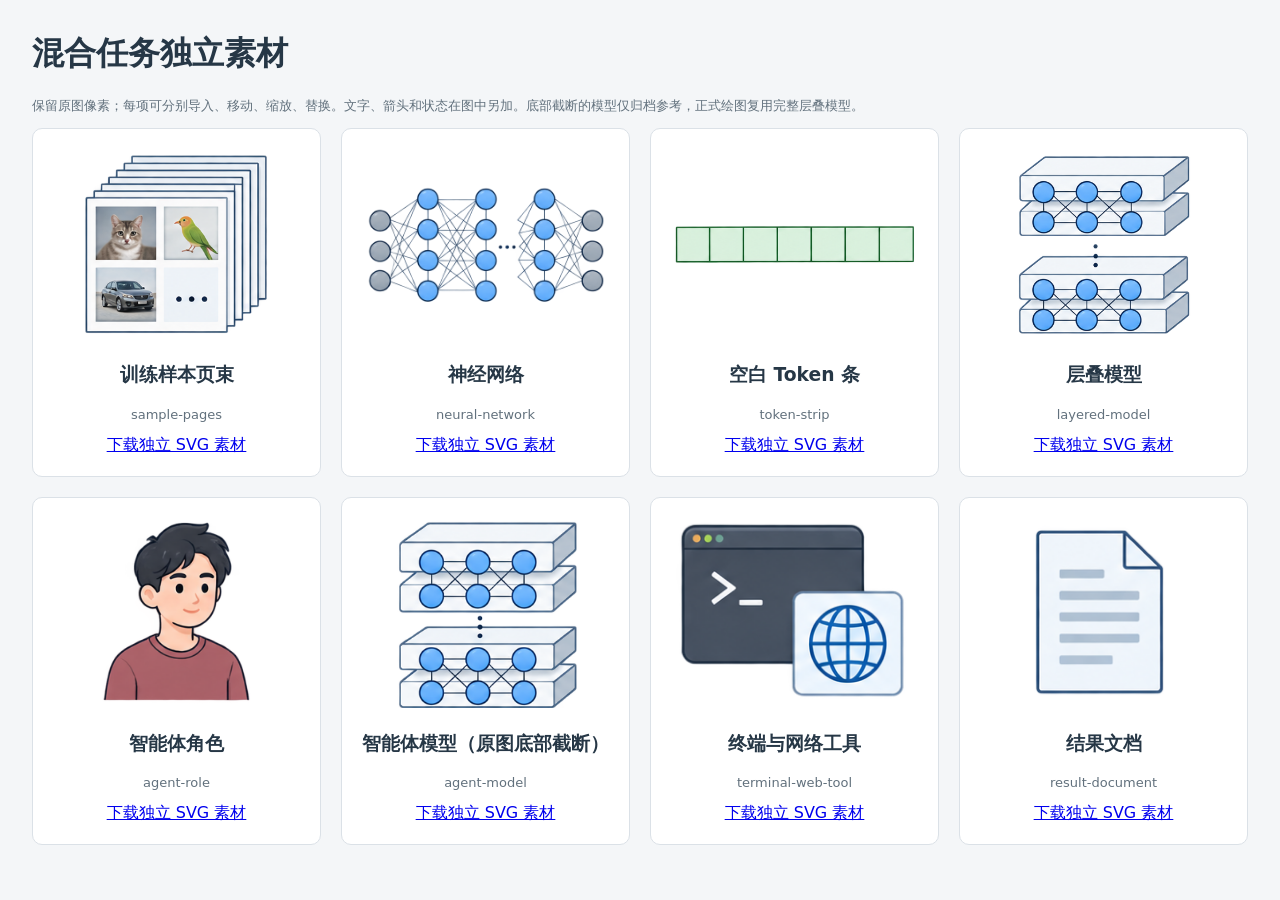
<file: assets/visual-library/mixed-task-elements/index.html>
<!doctype html><meta charset="utf-8"><title>混合任务独立素材</title><style>body{font:16px system-ui;margin:32px;background:#f4f6f8;color:#263746}main{display:grid;grid-template-columns:repeat(4,1fr);gap:20px}article{background:white;padding:20px;border:1px solid #dbe1e7;border-radius:10px;text-align:center}img{height:190px;width:100%;object-fit:contain}p{font-size:13px;color:#62717d}</style><h1>混合任务独立素材</h1><p>保留原图像素；每项可分别导入、移动、缩放、替换。文字、箭头和状态在图中另加。底部截断的模型仅归档参考，正式绘图复用完整层叠模型。</p><main><article><a href="sample-pages.svg"><img src="sample-pages.svg"></a><h3>训练样本页束</h3><p>sample-pages</p><a download href="sample-pages.svg">下载独立 SVG 素材</a></article><article><a href="neural-network.svg"><img src="neural-network.svg"></a><h3>神经网络</h3><p>neural-network</p><a download href="neural-network.svg">下载独立 SVG 素材</a></article><article><a href="token-strip.svg"><img src="token-strip.svg"></a><h3>空白 Token 条</h3><p>token-strip</p><a download href="token-strip.svg">下载独立 SVG 素材</a></article><article><a href="layered-model.svg"><img src="layered-model.svg"></a><h3>层叠模型</h3><p>layered-model</p><a download href="layered-model.svg">下载独立 SVG 素材</a></article><article><a href="agent-role.svg"><img src="agent-role.svg"></a><h3>智能体角色</h3><p>agent-role</p><a download href="agent-role.svg">下载独立 SVG 素材</a></article><article><a href="agent-model.svg"><img src="agent-model.svg"></a><h3>智能体模型（原图底部截断）</h3><p>agent-model</p><a download href="agent-model.svg">下载独立 SVG 素材</a></article><article><a href="terminal-web-tool.svg"><img src="terminal-web-tool.svg"></a><h3>终端与网络工具</h3><p>terminal-web-tool</p><a download href="terminal-web-tool.svg">下载独立 SVG 素材</a></article><article><a href="result-document.svg"><img src="result-document.svg"></a><h3>结果文档</h3><p>result-document</p><a download href="result-document.svg">下载独立 SVG 素材</a></article></main>
</file>
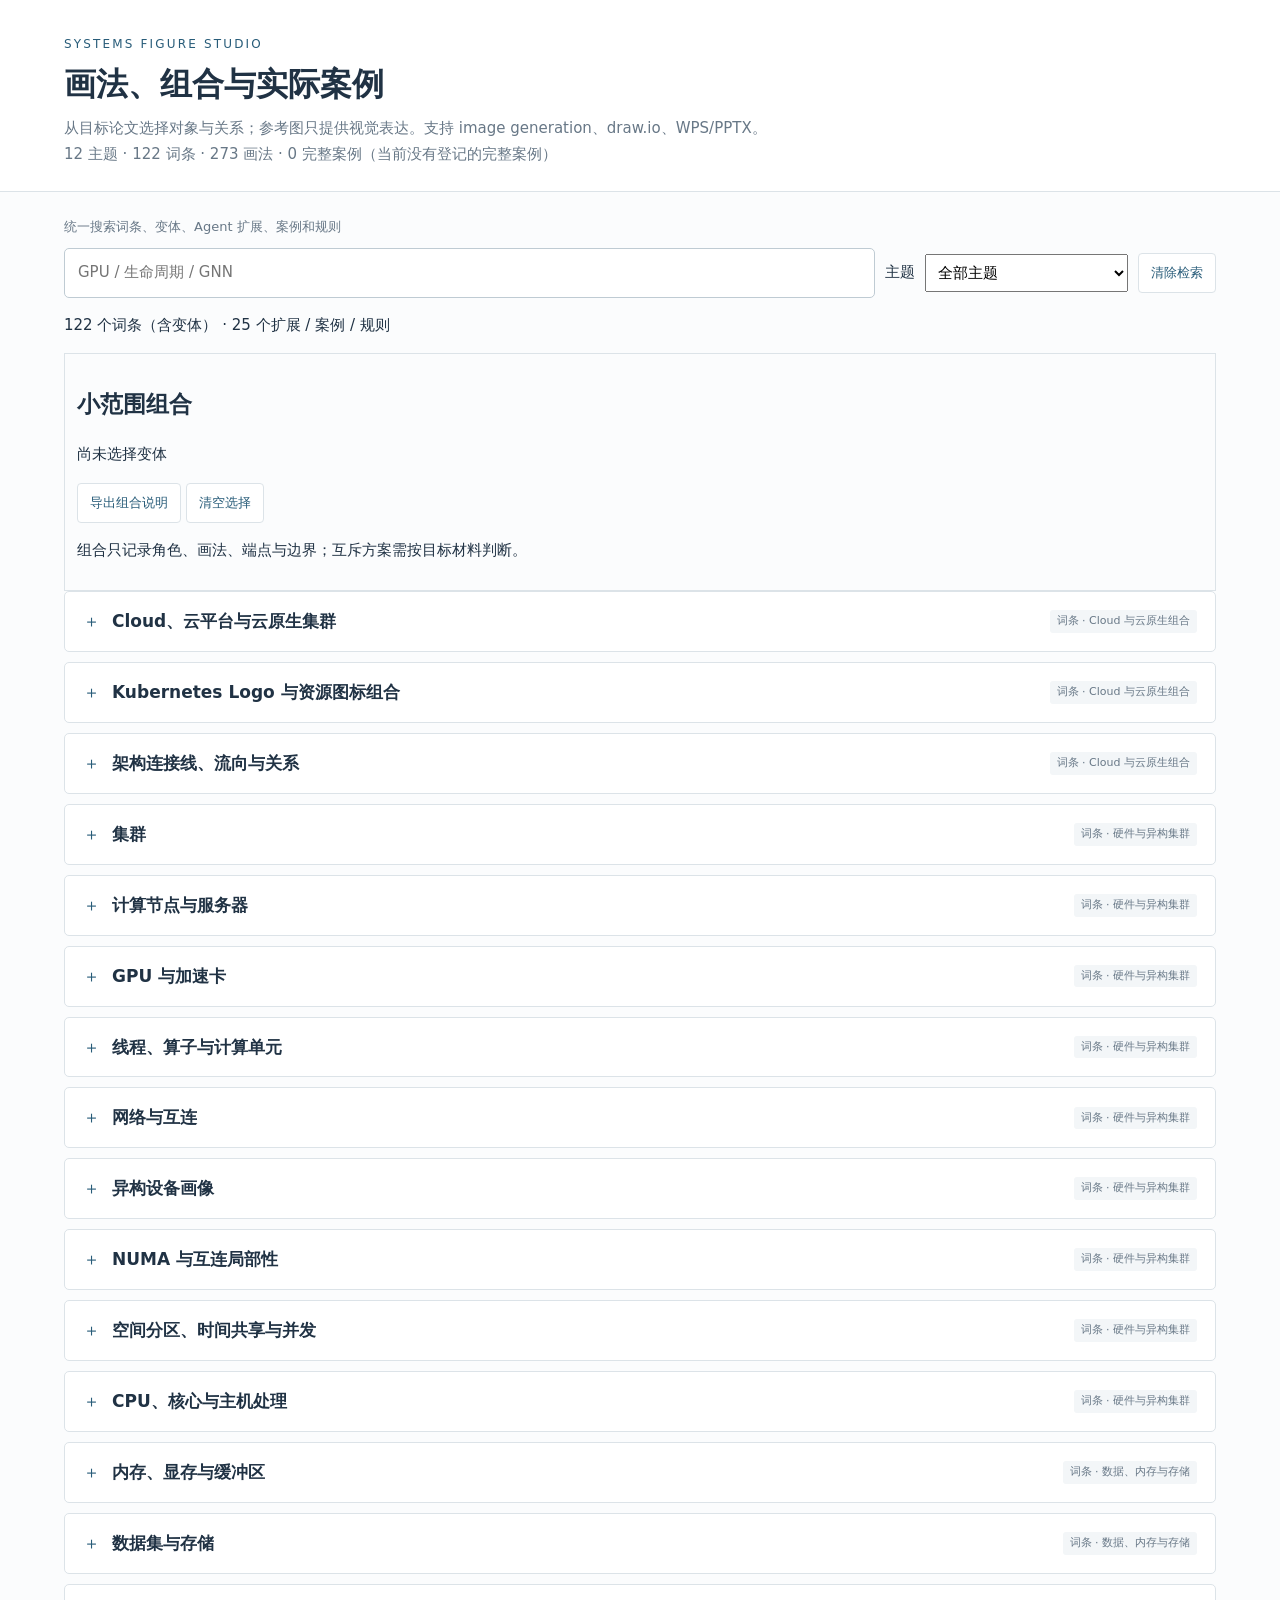
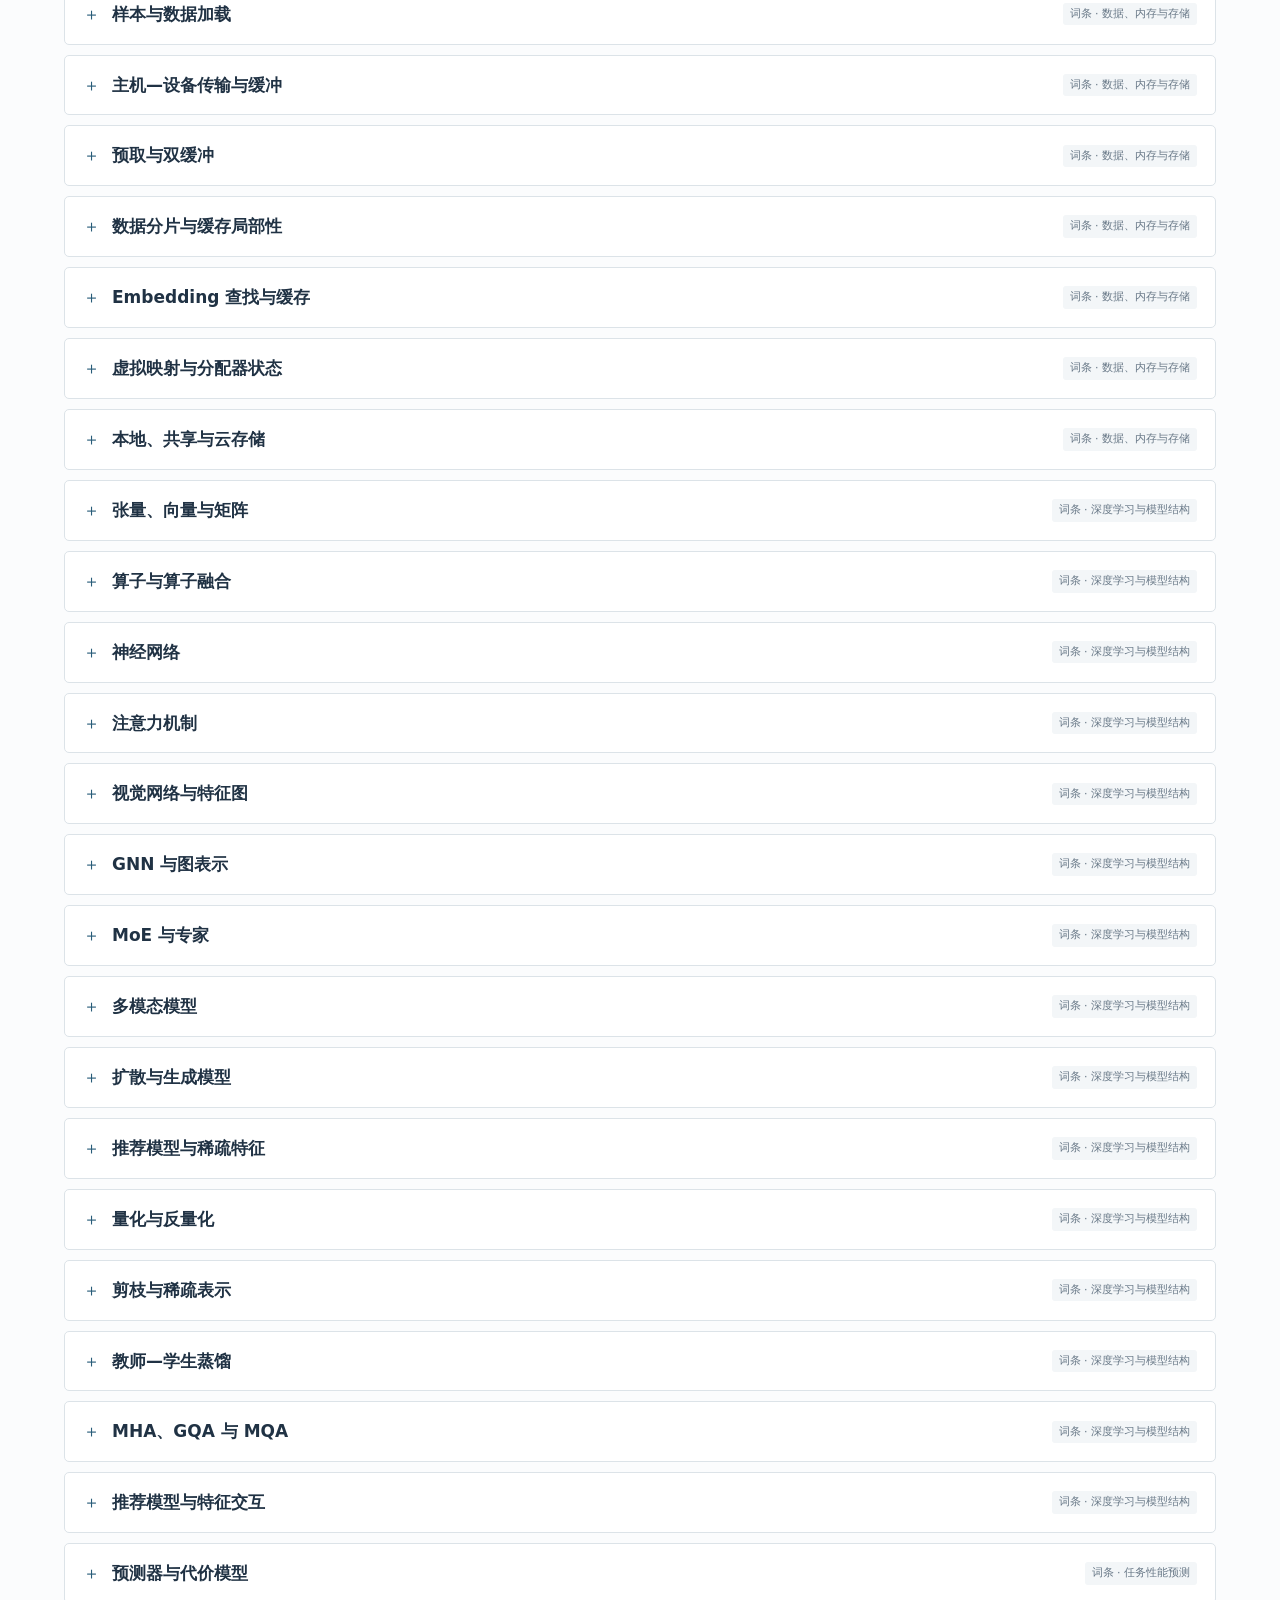
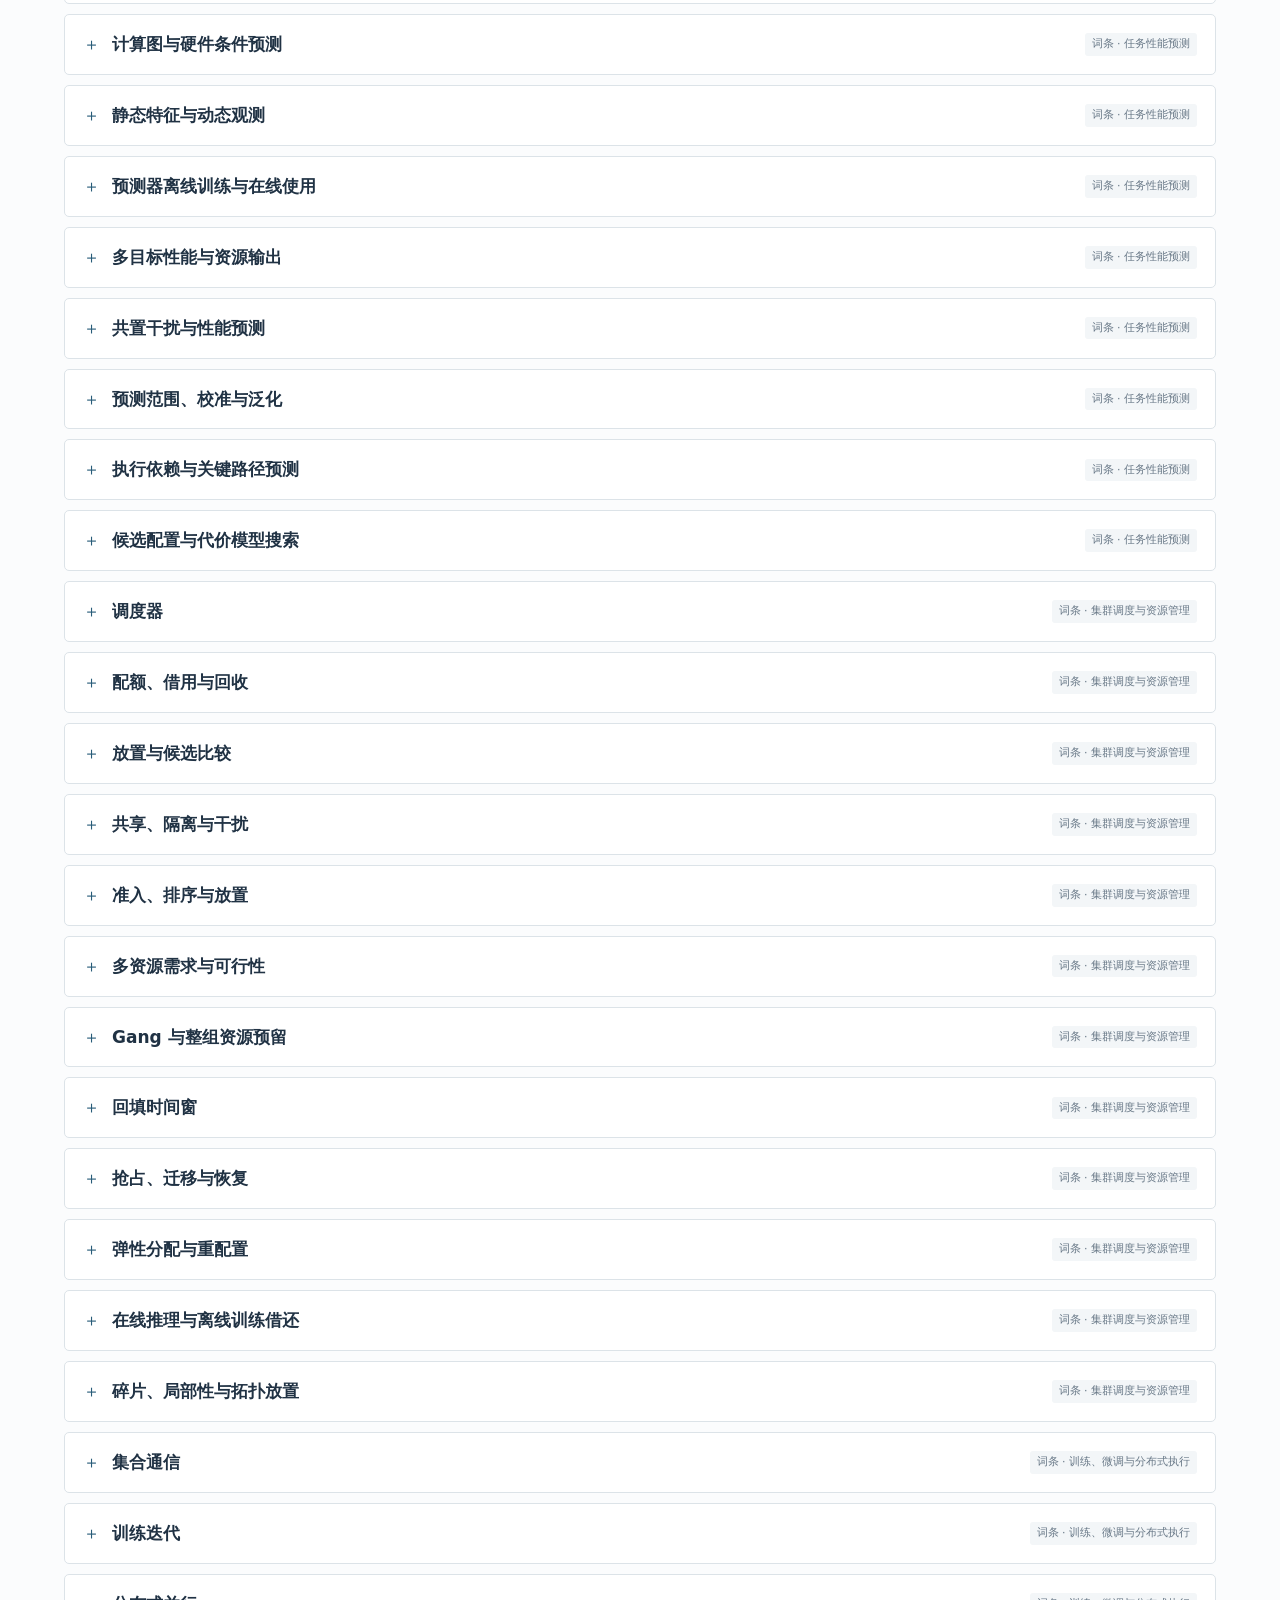
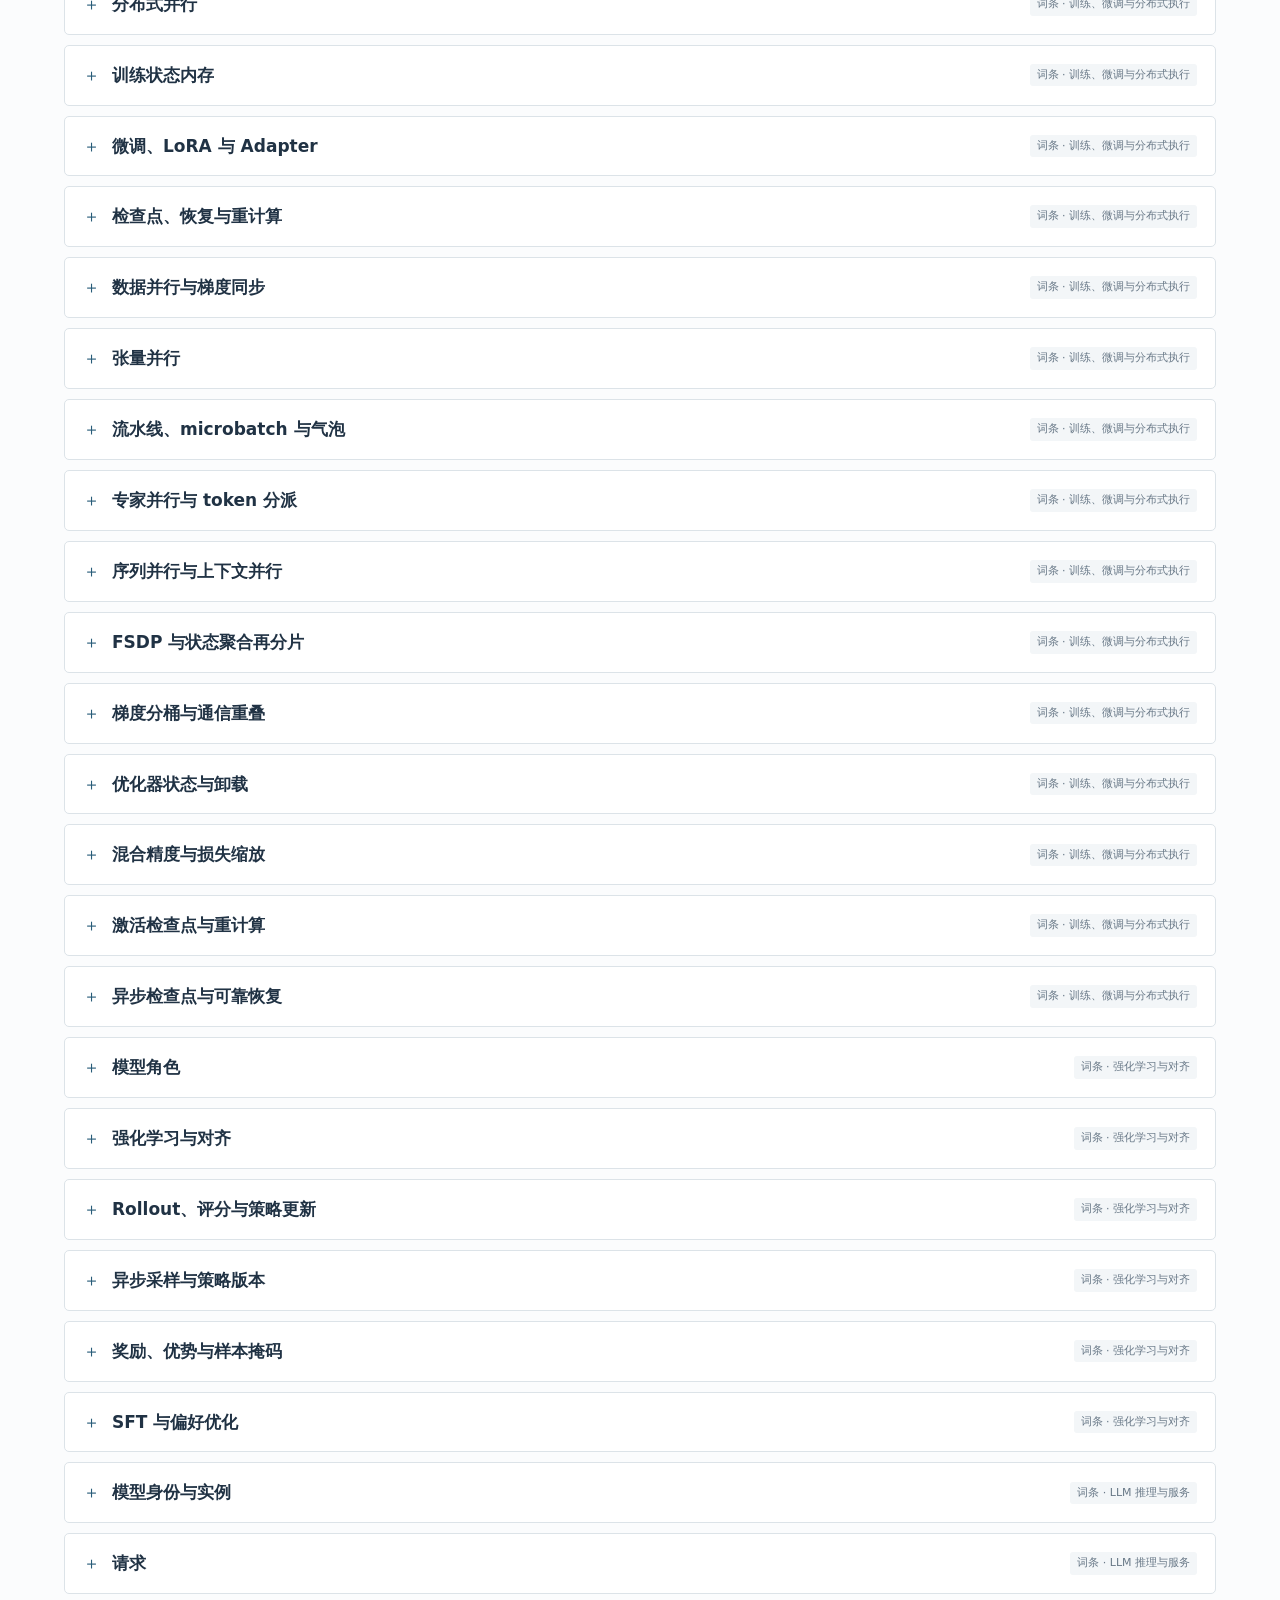
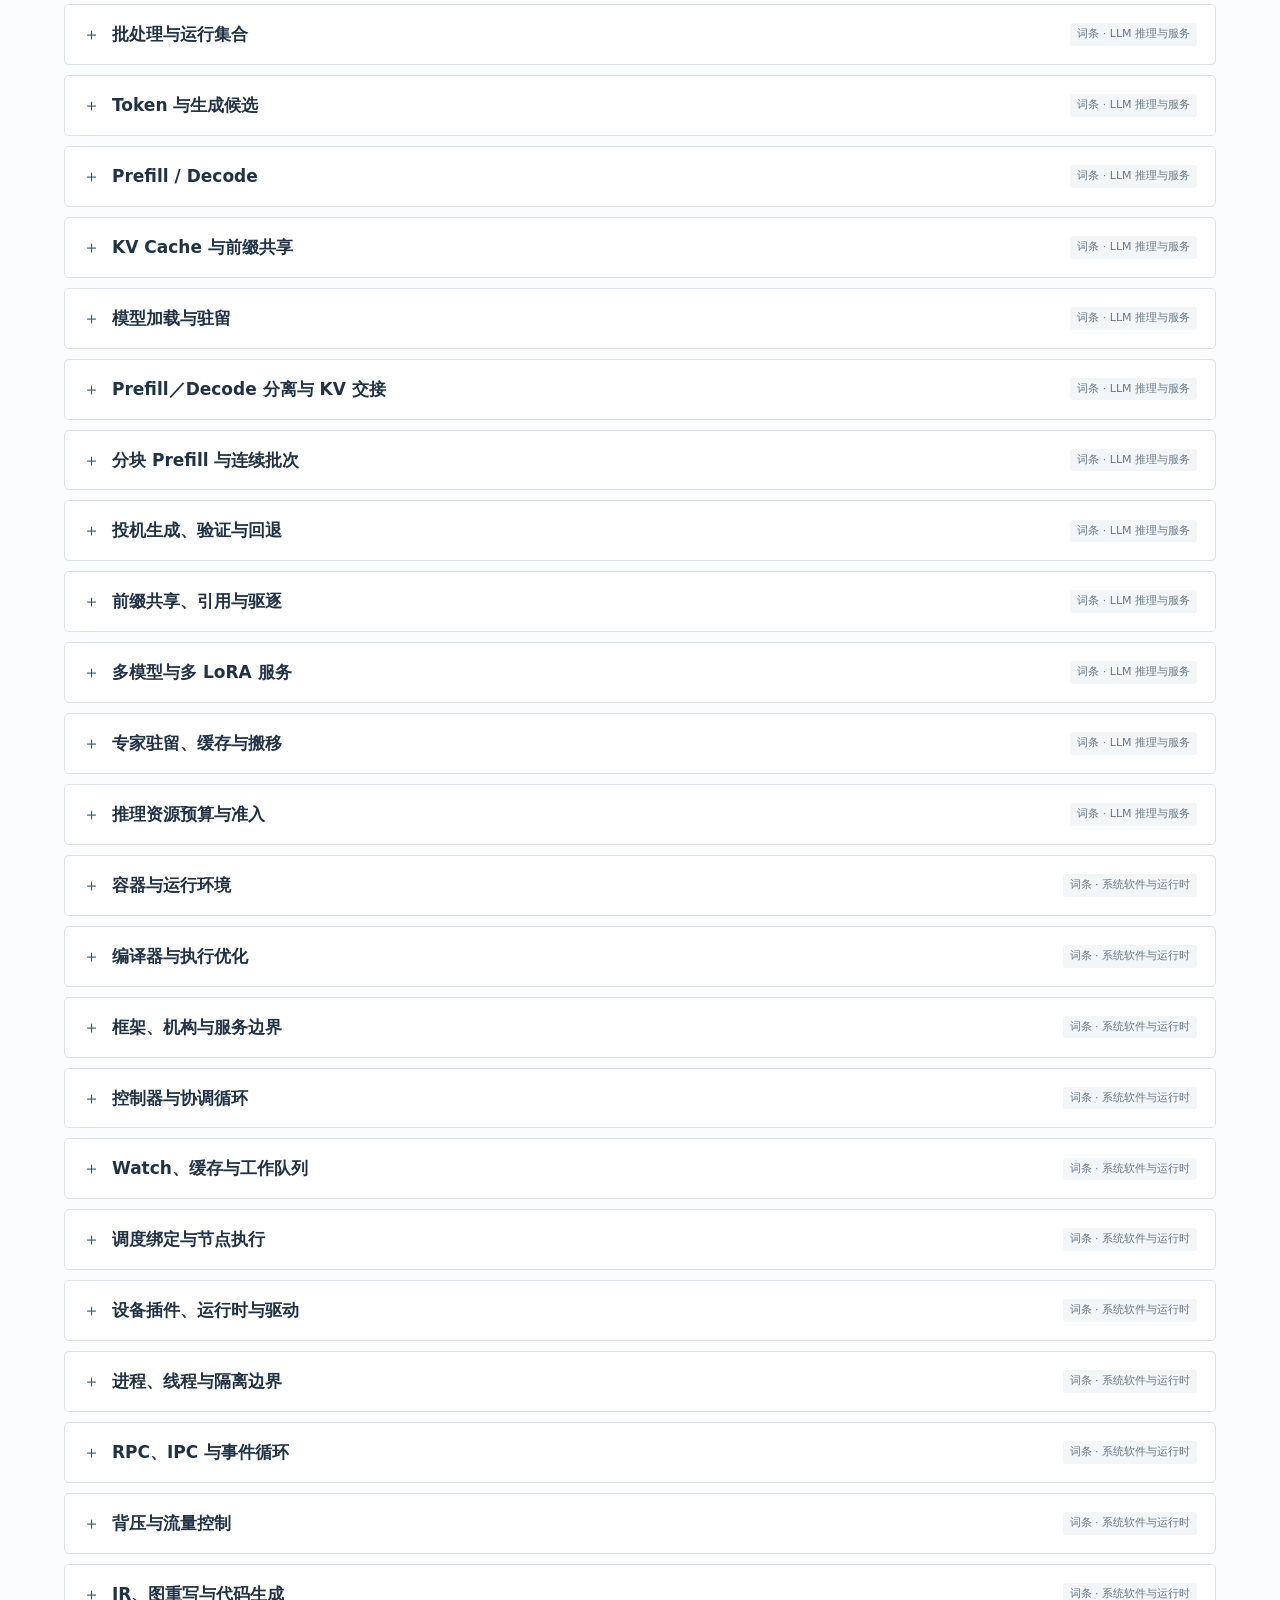
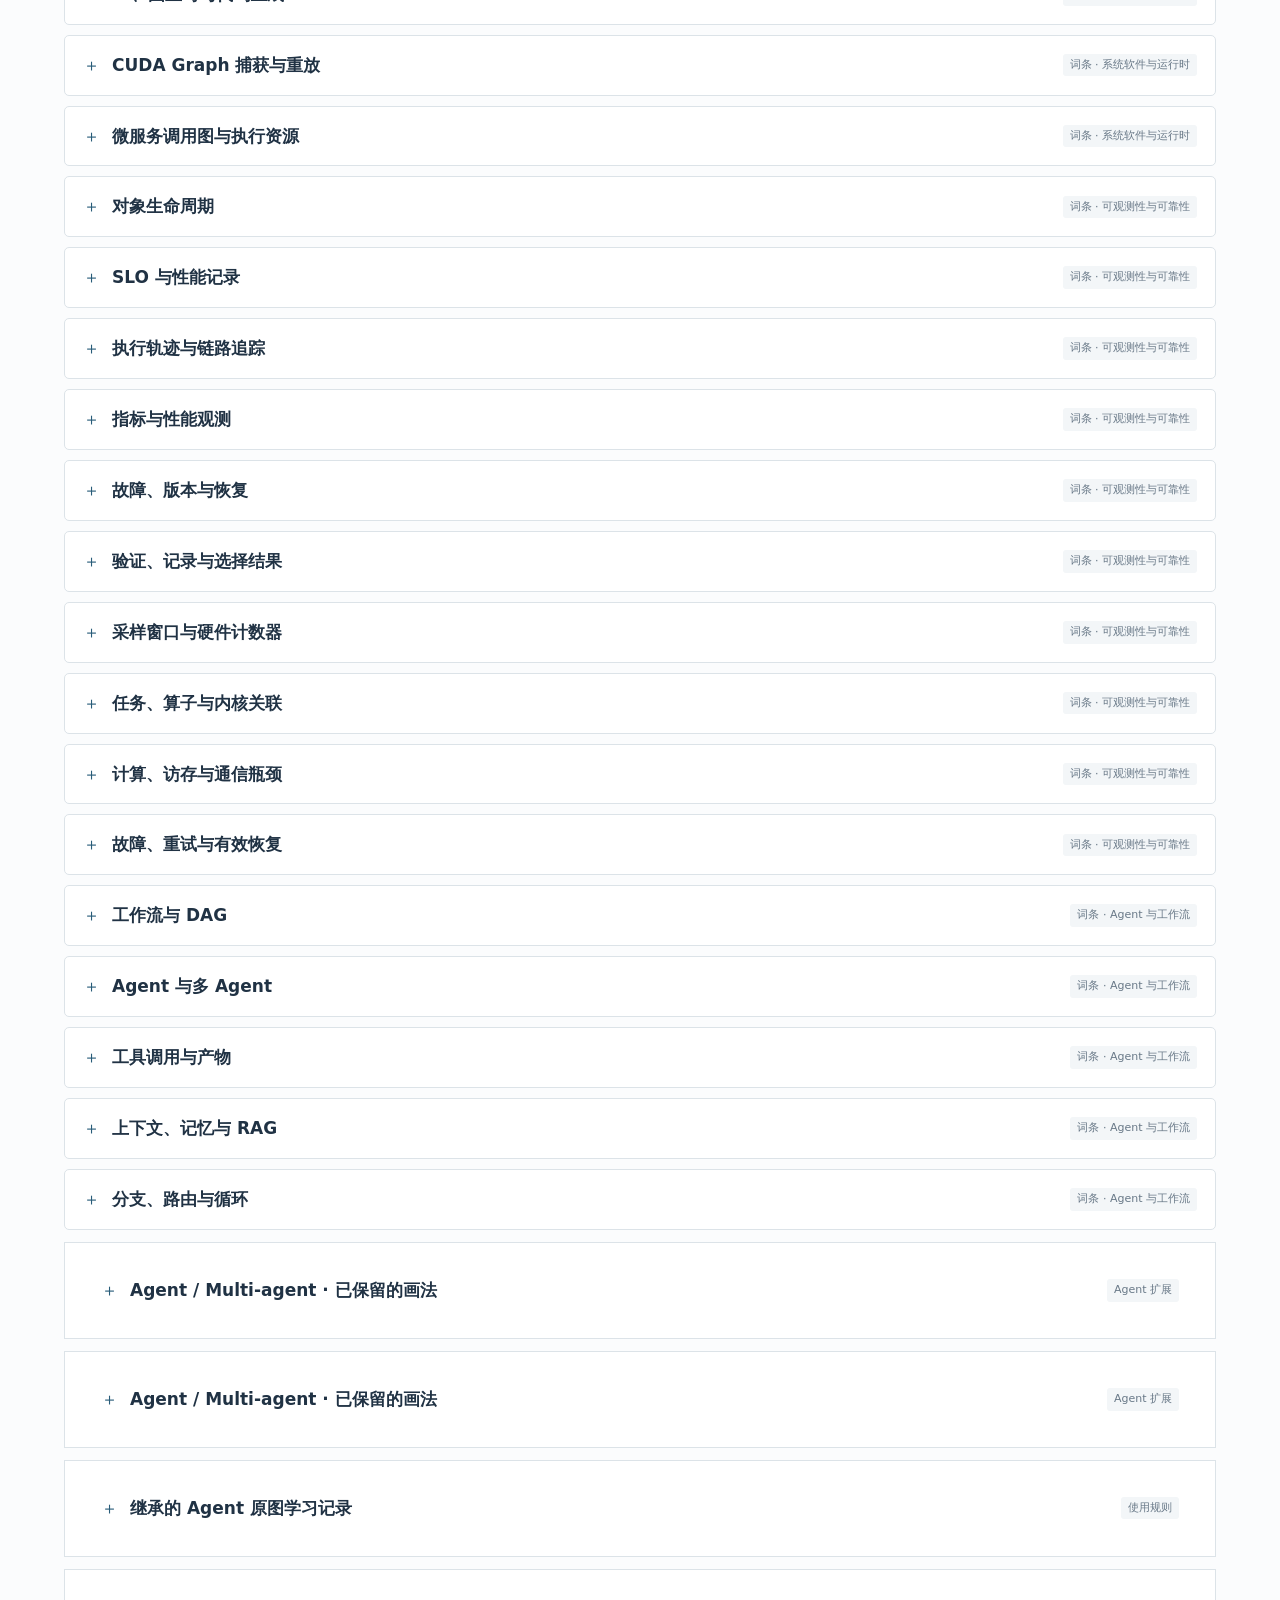
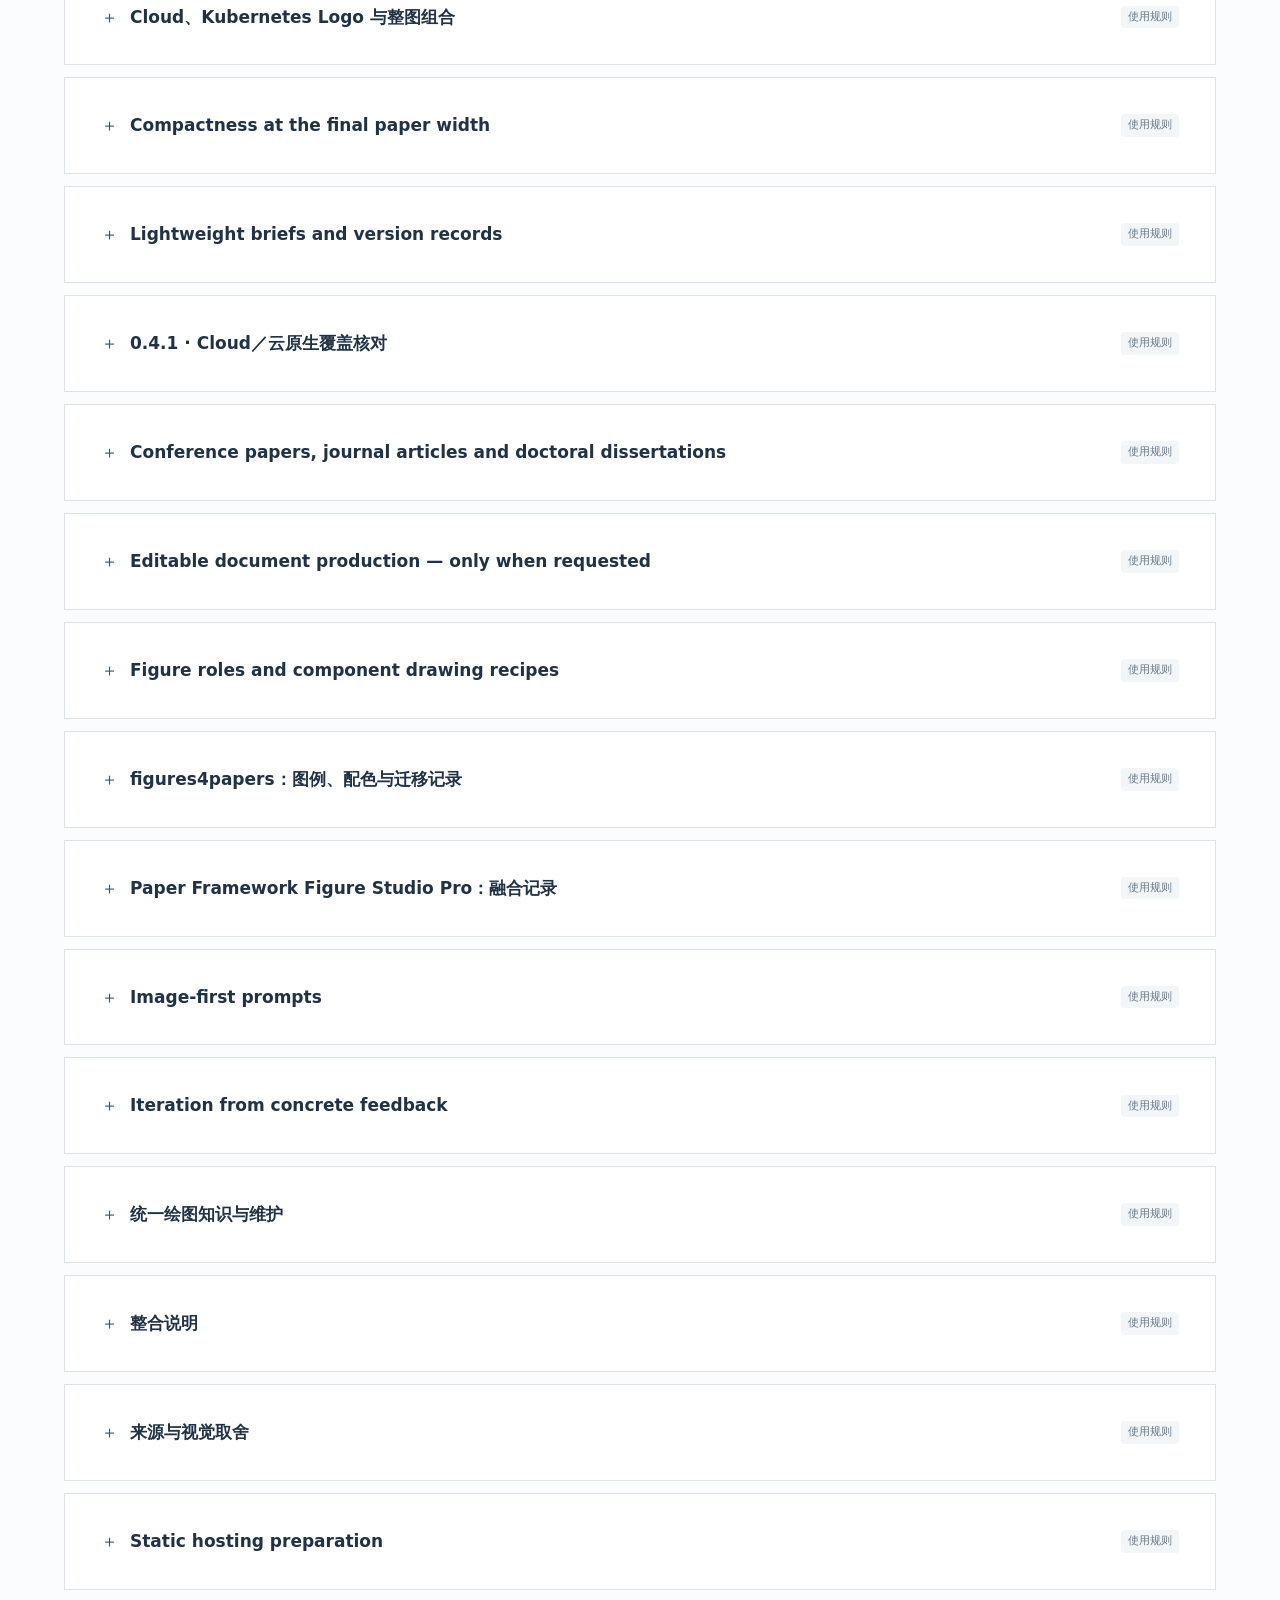
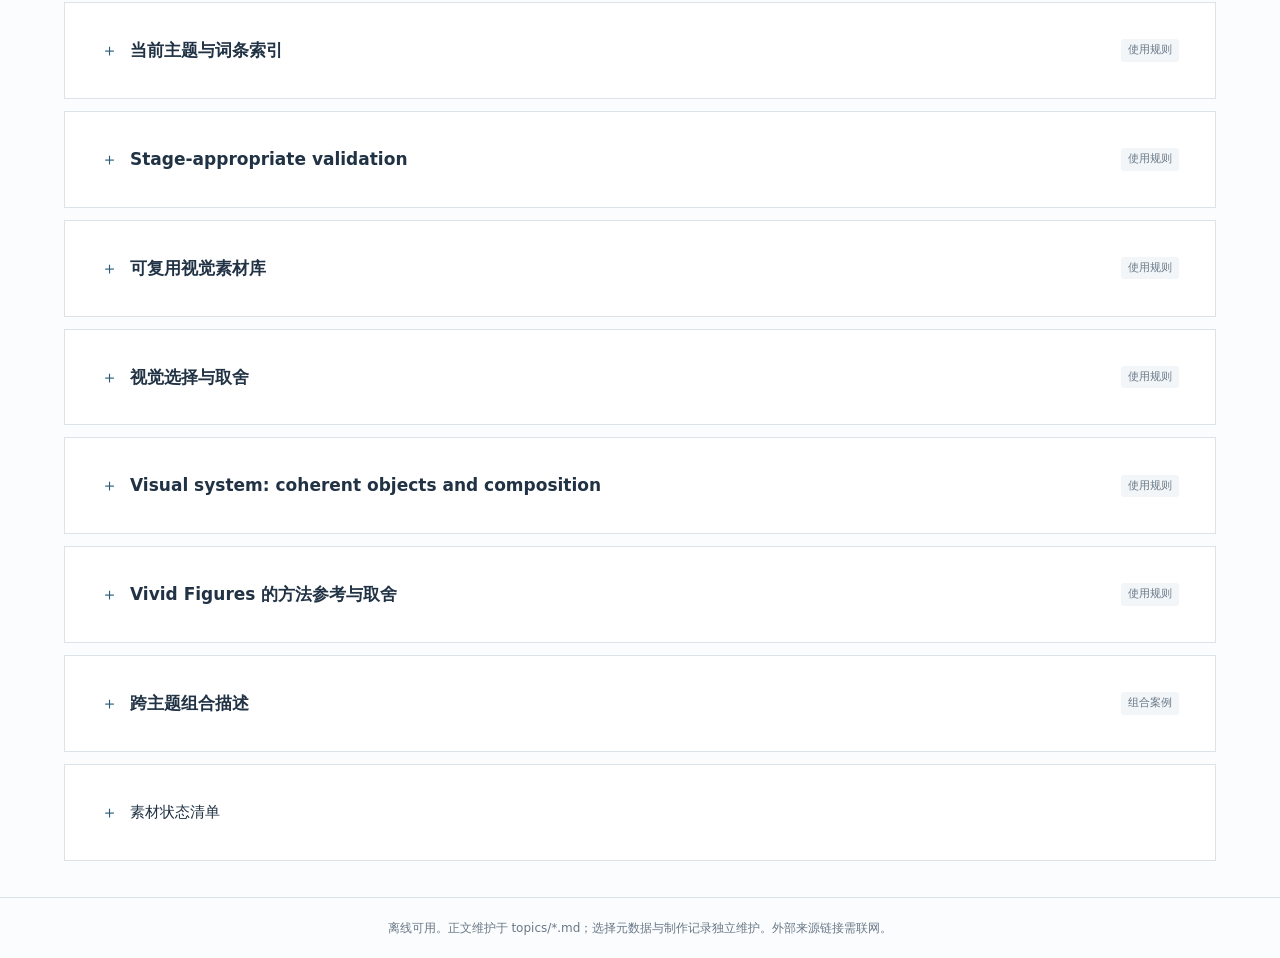
<file: guide.html>
<!doctype html><html lang="zh-CN"><head><meta charset="utf-8"><meta name="viewport" content="width=device-width,initial-scale=1"><title>Systems Figure Studio · 离线画法浏览器</title><style>
:root{--ink:#203244;--muted:#687887;--line:#dce3e8;--bg:#fbfcfd;--accent:#285c79;--wash:#eef4f7}
*{box-sizing:border-box}body{margin:0;background:var(--bg);color:var(--ink);font:15px/1.7 system-ui,-apple-system,"PingFang SC","Microsoft YaHei",sans-serif}
header{padding:34px 5vw 24px;background:white;border-bottom:1px solid var(--line)}.eyebrow{font-size:12px;letter-spacing:.18em;color:var(--accent)}h1{font-size:32px;line-height:1.25;margin:10px 0 12px;font-weight:670}header p{max-width:960px;margin:0;color:var(--muted)}.stat{font-size:13px;margin-top:17px;color:var(--accent)}
.layout{display:grid;grid-template-columns:235px minmax(0,1fr);gap:32px;max-width:1340px;margin:28px auto;padding:0 4vw 60px}aside{position:sticky;top:15px;align-self:start}aside button{display:block;width:100%;background:none;border:0;border-left:3px solid transparent;text-align:left;padding:9px 10px;margin:3px 0;color:var(--muted);font:inherit;cursor:pointer;line-height:1.45}aside button.active{border-color:var(--accent);background:var(--wash);color:var(--ink);font-weight:600}.number{float:right;color:var(--muted);font-size:12px}.aside-note{border-top:1px solid var(--line);padding:14px 8px;margin-top:20px;font-size:12px;color:var(--muted)}
.controls{display:flex;gap:10px;align-items:center;flex-wrap:wrap}label[for=q]{font-size:13px;color:var(--muted);width:100%}input{min-width:230px;flex:1;border:1px solid #bfcbd3;border-radius:5px;background:white;padding:11px 13px;font:inherit;color:var(--ink)}button:focus-visible,summary:focus-visible,input:focus-visible{outline:3px solid #a6c4d8;outline-offset:2px}.plain{border:1px solid var(--line);background:white;color:var(--accent);padding:8px 12px;border-radius:4px;cursor:pointer;font:inherit;font-size:13px}.result-meta{font-size:13px;color:var(--muted);margin:15px 0}.topic-desc{font-size:14px;color:var(--muted);margin:5px 0 20px}
details.term{background:white;border:1px solid var(--line);border-radius:5px;margin-bottom:10px;overflow:hidden}details.term[open]{border-color:#a7bdcb}summary{list-style:none;cursor:pointer;padding:15px 18px;display:flex;align-items:center;gap:12px}summary::-webkit-details-marker{display:none}summary:before{content:'＋';color:var(--accent);font-size:17px}details[open]>summary:before{content:'−'}summary strong{font-size:17px;font-weight:630;flex:1}.tag{font-size:11px;color:var(--muted);background:#f3f6f8;padding:2px 7px;border-radius:3px;white-space:nowrap}.body{border-top:1px solid var(--line);padding:18px 24px}.aliases{font-size:12px;color:var(--muted);margin:0 0 10px}.meaning{margin:4px 0 14px}.variant{border-left:2px solid #c9d9e2;padding:2px 0 2px 16px;margin:18px 0}.variant h3{font-size:15px;margin:0 0 7px;font-weight:650}.variant p{margin:0}.notes{background:#f8fafb;padding:12px 14px;font-size:13px;color:#556575;margin-top:18px}.notes p{margin:6px 0}.sources button{background:none;color:var(--accent);border:0;border-bottom:1px solid #bdced9;cursor:pointer;padding:0;margin:0 8px 0 0;font:inherit}.foot{display:flex;justify-content:space-between;align-items:center;gap:16px;margin-top:15px;font-size:12px;color:var(--muted)}.empty{border:1px dashed var(--line);padding:35px;text-align:center;color:var(--muted)}
.extra{background:white;border:1px solid var(--line);padding:20px;margin-bottom:16px}.extra h2{font-size:20px;margin-top:0}.extra pre{font:inherit;font-size:14px;line-height:1.9;white-space:pre-wrap;overflow-wrap:anywhere;margin:0;color:#33495a}.tabbar{display:flex;gap:8px;margin-bottom:20px;flex-wrap:wrap}.tabbar .selected{background:var(--accent);color:white;border-color:var(--accent)}dialog{width:min(800px,92vw);max-height:85vh;overflow:auto;border:1px solid var(--line);border-radius:8px;padding:28px;color:var(--ink)}dialog::backdrop{background:#16253570}.close{float:right}dialog h2{font-size:21px;margin:6px 0 16px}dialog p{font-size:14px}a{color:var(--accent);text-underline-offset:3px}.source-id{letter-spacing:.08em;font-size:12px;color:var(--muted)}.toast{position:fixed;bottom:20px;left:50%;transform:translateX(-50%);background:var(--ink);color:white;padding:9px 20px;border-radius:5px;display:none;font-size:13px}.small{font-size:12px;color:var(--muted)}footer{font-size:12px;color:var(--muted);text-align:center;padding:20px;border-top:1px solid var(--line)}
@media(max-width:820px){.layout{grid-template-columns:1fr;gap:18px}aside{position:static;display:flex;gap:4px;flex-wrap:wrap}aside button{width:auto;padding:5px 9px;border-left:0;border-bottom:2px solid transparent;font-size:12px}.number,.aside-note{display:none}h1{font-size:26px}.body{padding:14px}summary{padding:13px 11px}summary strong{font-size:15px}.tag{font-size:10px}}
@media print{aside,.controls,.tabbar,.plain,footer{display:none}.layout{display:block}details{break-inside:avoid}.body{display:block}header{padding:10px}dialog{display:none}}

.card{background:white;border:1px solid var(--line);padding:18px;margin:12px 0}.variant:target{background:#fff4ce}select,textarea{font:inherit;padding:8px}textarea{width:100%;min-height:120px}pre{overflow:auto;background:#f1f4f6;padding:12px}img{max-width:100%}.selection{border:1px solid var(--line);padding:12px}a:focus-visible,select:focus-visible{outline:3px solid #86aacc}.status{color:#80541e}.doc-body table{border-collapse:collapse}.doc-body td,.doc-body th{border:1px solid #ccc;padding:5px}
.variant input[type=checkbox]{min-width:0;width:auto;flex:none;margin:0 6px 0 12px}.variant small{font-weight:400;color:var(--muted)}.doc-body{overflow-wrap:anywhere}.doc-body table{display:block;overflow-x:auto}summary{flex-wrap:wrap}@media(max-width:600px){input[type=search]{min-width:150px;width:100%}.selection button{margin:5px 0}main{padding:12px!important}.variant{padding-left:9px}.body{padding:10px}}
</style></head><body>
<header><div class="eyebrow">SYSTEMS FIGURE STUDIO</div><h1>画法、组合与实际案例</h1><p>从目标论文选择对象与关系；参考图只提供视觉表达。支持 image generation、draw.io、WPS/PPTX。</p><p id="stats"></p></header>
<main style="max-width:1200px;margin:auto;padding:24px">
<div class="controls"><label for="q">统一搜索词条、变体、Agent 扩展、案例和规则</label><input id="q" type="search" placeholder="GPU / 生命周期 / GNN"><label for="topic">主题</label><select id="topic"></select><button id="clear" class="plain">清除检索</button></div>
<p id="count" aria-live="polite"></p><section class="selection"><h2>小范围组合</h2><p id="selected"></p><button id="combine" class="plain">导出组合说明</button> <button id="clear-selection" class="plain">清空选择</button><p>组合只记录角色、画法、端点与边界；互斥方案需按目标材料判断。</p><p id="notice" role="status"></p></section>
<section id="export" hidden><label for="copytext">复制结果</label><textarea id="copytext" readonly></textarea></section>
<div id="list"></div><div id="docs"></div>
<details class="card"><summary>素材状态清单</summary><p id="asset-count"></p><ul id="asset-list"></ul></details>
</main><dialog id="source-dialog"><button id="close-source" class="plain">关闭</button><div id="source-body"></div></dialog>
<footer>离线可用。正文维护于 topics/*.md；选择元数据与制作记录独立维护。外部来源链接需联网。</footer>
<script type="application/json" id="payload">{"terms": [{"id": "cloud-environment", "title": "Cloud、云平台与云原生集群", "topic": "cloud", "topic_title": "Cloud 与云原生组合", "path": "topics/cloud-native-kubernetes.md", "anchor": "cloud-environment", "aliases": ["Cloud", "cloud native", "云", "云原生", "云平台", "云集群", "私有云", "混合云", "region", "availability zone", "VPC", "subnet"], "meaning": "运行环境、管理范围、网络范围或地域层级，以及其中的集群与服务；按本图实际需要展开。", "variants": [{"id": "v-0d4ba4cdbaab", "term_id": "cloud-environment", "heading": "云轮廓作为环境标题", "selection_status": "unreviewed", "cases": [], "name": "云轮廓作为环境标题", "description": "在平台标题旁使用简洁云轮廓，下面用轻边界组织一个或多个集群；节点和设备直接复用已有词条。云符号只标识环境，不变成传输数据的中间步骤。复杂布局优先用标题标记而不是把所有节点挤进不规则云轮廓；简单总览可以将云轮廓本身作为整体外形。"}, {"id": "v-be07a7d578c1", "term_id": "cloud-environment", "heading": "云环境与集群的局部展开", "selection_status": "unreviewed", "cases": [], "name": "云环境与集群的局部展开", "description": "外层用淡边界表示云环境，内部按实际归属组织集群、计算节点和存储；仅把一个节点向下拉出 CPU、GPU、主存与本地盘，其余节点保留简化身份。外部共享存储单独放在正确范围。由清楚的展开引线维持节点 ID，避免同一节点被误认为新增副本。"}, {"id": "v-16aa8f3a0cc4", "term_id": "cloud-environment", "heading": "多云／本地并列与跨域路径", "selection_status": "unreviewed", "cases": [], "name": "多云／本地并列与跨域路径", "description": "本地与远端云环境平行排列，采用相容的云、机架或节点形体，只有确实存在的请求、数据复制或控制关系跨域连接。地域、可用区、网络域和 Kubernetes 集群属于不同边界维度；重叠关系复杂时拆成逻辑与部署两幅视图，不强制画成固定层层包含。"}], "guard": "云原生不等于必须运行在公有云，也不等于只有 Kubernetes。不要无依据添加 region、VPC、托管控制面或云厂商；平台范围、网络隔离和部署归属分别标明。", "take": "C01。集群组件层次以官方文本校对，云轮廓与整图布局是原创候选。", "refs": ["C01"], "recipe_status": "description_ready", "origin": "added_v0.4.1"}, {"id": "kubernetes-platform-logo", "title": "Kubernetes Logo 与资源图标组合", "topic": "cloud", "topic_title": "Cloud 与云原生组合", "path": "topics/cloud-native-kubernetes.md", "anchor": "kubernetes-platform-logo", "aliases": ["Kubernetes", "K8s", "logo", "Logo", "项目标识", "平台标识", "Pod 图标", "Node 图标", "Service 图标"], "meaning": "用准确项目标识说明平台身份，用资源图标或结构说明内部对象，并与整图层级协调。", "variants": [{"id": "v-5f80f239ae08", "term_id": "kubernetes-platform-logo", "heading": "集群边界标题", "selection_status": "reviewed_against_synthetic_input", "cases": [], "level": "平台归属", "suitable": "集群范围与平台身份", "unsuitable": "独立推理步骤或未经证实的平台部署", "connect": "Logo 或文字附真实平台标题，边连明确接口", "boundary_source": "term Markdown guard and case input", "scenario_inputs": ["examples/scenarios/kubernetes-cluster.md"], "name": "集群边界标题", "description": "将官方 Kubernetes Logo 与集群名称组成一个小标题，放在实际集群边界的左上或阅读起点；内部继续画节点、Pod、服务和资源。Logo 与标题相近的视觉重量，不占据核心机制中心。独立集群或独立面板可按需重复，用 ID 区分，不在每个 CPU/GPU/Pod 上贴相同 Logo。"}, {"id": "v-00069b049ad8", "term_id": "kubernetes-platform-logo", "heading": "软件平台层标题", "selection_status": "unreviewed", "cases": [], "name": "软件平台层标题", "description": "系统采用分层构图且 Kubernetes 是实现基础时，把 Logo 放在平台层标题。研究模块与既有组件以主次、强调色和短标签区分。软件层次不等于物理部署；研究模块实际在同一集群运行时，不能仅为突出贡献而移到集群边界外。"}, {"id": "v-76c8112b47ec", "term_id": "kubernetes-platform-logo", "heading": "接口或折叠平台端点", "selection_status": "unreviewed", "cases": [], "name": "接口或折叠平台端点", "description": "详细图把 Logo 放在 Kubernetes API 或平台标题附近，交互箭头连到明确接口或组件；概览可以把 Logo＋准确名称作为折叠平台端点，箭头接该整体。一个视图中不要同时把 Logo 当作背景注释和独立运算节点。"}, {"id": "v-1272d360634a", "term_id": "kubernetes-platform-logo", "heading": "资源图标与局部结构配合", "selection_status": "unreviewed", "cases": [], "name": "资源图标与局部结构配合", "description": "项目 Logo 标平台，Pod、Service、Node 等图标标资源类型，实例旁保留名称或 ID。可选择社区资源图标或相容的简化构造，只在焦点对象旁展开容器、队列或设备。框架 Logo 放到对应运行时或服务标题，不组成无归属的技术栈贴纸墙。"}], "guard": "准确标识优先取官方素材；生图不能可靠保留时留位后插入真实 SVG/PNG，不把近似生成图称作官方 Logo。统一视觉尺寸、留白与标签，不扭曲标识。身份标识不表示项目方认证。", "take": "C02、C04。已读官方素材说明；具体位置和组合为本库设计，未用官方图面证明审美质量。", "refs": ["C02", "C04"], "recipe_status": "description_ready", "origin": "added_v0.4.1"}, {"id": "architecture-connections", "title": "架构连接线、流向与关系", "topic": "cloud", "topic_title": "Cloud 与云原生组合", "path": "topics/cloud-native-kubernetes.md", "anchor": "architecture-connections", "aliases": ["连接线", "连线", "箭头", "connector", "edge", "data flow", "control flow", "mapping", "dependency", "bus", "switch", "数据流", "控制流", "归属", "局部展开"], "meaning": "通过端点、方向、路由和图例把资源关系、数据传输、控制动作、依赖和映射区分开。", "variants": [{"id": "v-681ad4002757", "term_id": "architecture-connections", "heading": "分层布线与明确端口", "selection_status": "reviewed_against_synthetic_input", "cases": [], "level": "关系类型", "suitable": "控制、数据、映射与物理互连的区别", "unsuitable": "混用所有连接含义而不设图例", "connect": "真实端口与对象为端点，交叉处不自动连接", "boundary_source": "term Markdown guard and case input", "scenario_inputs": ["examples/scenarios/kubernetes-cluster.md"], "name": "分层布线与明确端口", "description": "节点或服务层按基线排列，线从面向目的地的端口出入；用短折线或柔和曲线绕开标签，为主数据路径预留通道。包含关系用边界或括号，部署映射用细引线，真正的数据／控制交互才画带方向的路径。线型含义在本图固定并附简短图例，不把“虚线”预设为所有辅助关系。"}, {"id": "v-b177c66eecb5", "term_id": "architecture-connections", "heading": "共享网络骨架与局部路径高亮", "selection_status": "unreviewed", "cases": [], "name": "共享网络骨架与局部路径高亮", "description": "确有交换机、总线或共享网络时，用少量交换节点与物理链路构成骨架，计算与存储节点以简短支路接入。无向物理连线表示连通，焦点请求另用有向路径叠加；只高亮一条关键路径。简化后的总线需标为网络抽象，不能凭排版创造真实共享瓶颈或全连接拓扑。"}, {"id": "v-dd61f3fc8c82", "term_id": "architecture-connections", "heading": "主流程与外围反馈", "selection_status": "unreviewed", "cases": [], "name": "主流程与外围反馈", "description": "主数据路径从左向右或从上向下展开，状态回传、监控和重试绕到外围；不同返回内容分别接真实接收者。跨越不相连的线避免视觉交点，必要时用跳线或调整通道，明确汇合处才画接点。多条同类线可以束化，保留源端与目的端映射，不用粗箭头遮盖未知关系。"}], "guard": "物理互连、请求流、挂载、依赖、包含与映射不可不加说明地混用；双向箭头不自动代表两条独立链路，交叉不等于连接。没有真实数据时线宽只作强调，不标称带宽比例。", "take": "原创绘图语法；可结合 C01、C03、C05 校对控制、数据与资源对象的技术关系。", "refs": ["C01", "C03", "C05"], "recipe_status": "description_ready", "origin": "added_v0.4.1"}, {"id": "cluster", "title": "集群", "topic": "hardware", "topic_title": "硬件与异构集群", "path": "topics/hardware-cluster.md", "anchor": "cluster", "aliases": ["cluster", "集群", "异构集群", "多租户", "资源池", "virtual cluster"], "meaning": "多个计算节点、设备与资源归属构成的执行环境。", "variants": [{"id": "v-f5db9706868c", "term_id": "cluster", "heading": "节点阵列＋局部展开", "selection_status": "reviewed_against_synthetic_input", "cases": [], "level": "部署与资源层次", "suitable": "节点和设备的两级归属", "unsuitable": "没有分布式部署的单机系统", "connect": "节点互连与局部展开分别标记", "boundary_source": "term Markdown guard and case input", "scenario_inputs": ["examples/scenarios/kubernetes-cluster.md"], "name": "节点阵列＋局部展开", "description": "先重复机器单元，在每台内部放少量可辨的设备封装；只将焦点机器拉出剖面，保留节点—设备两层归属。"}, {"id": "v-7e486dcd45a8", "term_id": "cluster", "heading": "拓扑骨架＋节点截面", "selection_status": "unreviewed", "cases": [], "name": "拓扑骨架＋节点截面", "description": "以少量实际链路构成主骨架，端点使用含计算阵列和存储条的紧凑节点截面；不画机房摄影式细节。"}, {"id": "v-649fb166a24f", "term_id": "cluster", "heading": "资源底板＋任务覆盖层", "selection_status": "unreviewed", "cases": [], "name": "资源底板＋任务覆盖层", "description": "在同一资源底板上展示已有占用，再把一个带稳定身份的候选任务覆盖层放入可行区域；格子只承担容量语义。"}], "guard": "节点归属、拓扑和资源单位分开；未给出的设备数量、带宽仅作示意。", "take": "R26、S03。节点与设备的包含关系来自 R26，资源时间份额参照 S03；拓扑轮廓和资源底板是泛化构造。", "refs": ["R26", "S03"], "recipe_status": "description_ready", "origin": "migrated_normalized"}, {"id": "node", "title": "计算节点与服务器", "topic": "hardware", "topic_title": "硬件与异构集群", "path": "topics/hardware-cluster.md", "anchor": "node", "aliases": ["node", "worker", "server", "rack", "NUMA", "机架"], "meaning": "一台计算节点中的处理器、存储和连接，或其简化身份。", "variants": [{"id": "v-fd203ddbffda", "term_id": "node", "heading": "模块化剖面", "selection_status": "reviewed_against_synthetic_input", "cases": [], "level": "物理结构", "suitable": "CPU/GPU/本地存储组成", "unsuitable": "声称真实型号的精确板级布局", "connect": "设备位于节点边界内，外部连网络或服务端口", "boundary_source": "term Markdown guard and case input", "scenario_inputs": ["examples/scenarios/kubernetes-cluster.md"], "name": "模块化剖面", "description": "将 CPU/GPU 计算区、侧置存储条、主存平面画在共享边界内，外部只保留输入/网络端口；需要内部结构时采用局部剖面；只需定位节点时可保留同风格服务器小图标。"}, {"id": "v-f774aa8a2a85", "term_id": "node", "heading": "展开式节点", "selection_status": "unreviewed", "cases": [], "name": "展开式节点", "description": "主体保留窄侧面，内部设备向一侧有序展开，细引出线指向原安装位置；用展开关系表达组成。"}], "guard": "这两种为结构改编，不是某型号服务器的真实布局。", "take": "R17。借鉴所列来源的局部形体或组织关系；各候选是改编描述，不表示每种画法都直接出现在原图。", "refs": ["R17"], "recipe_status": "description_ready", "origin": "migrated_normalized"}, {"id": "accelerator", "title": "GPU 与加速卡", "topic": "hardware", "topic_title": "硬件与异构集群", "path": "topics/hardware-cluster.md", "anchor": "accelerator", "aliases": ["GPU", "NPU", "TPU", "FPGA", "ASIC", "加速卡", "NVIDIA", "AMD", "昇腾", "寒武纪", "SM", "Tensor Core"], "meaning": "GPU 或专用加速器；区分物理板卡、芯片与执行组织。", "variants": [{"id": "v-de3eeb7056ed", "term_id": "accelerator", "heading": "阵列与局部单元（芯片结构示意）", "selection_status": "unreviewed", "cases": [], "name": "阵列与局部单元（芯片结构示意）", "description": "重复计算单元间有细互连；侧置缓冲条，拉出一个单元显示 ALU 与寄存器，用特殊运算轮廓保留辨识度。"}, {"id": "v-3a3b73295474", "term_id": "accelerator", "heading": "专用加速器的分配网与归约树", "selection_status": "unreviewed", "cases": [], "name": "专用加速器的分配网与归约树", "description": "仅用于具备该结构的专用加速器：在紧凑封装中排列分配网、运算点阵与归约树，高亮一条数据路径。GPU 板卡或通用设备身份不套用这一内部架构。"}, {"id": "v-d4405ae0e2f9", "term_id": "accelerator", "heading": "计算面与存储面的分解视图", "selection_status": "unreviewed", "cases": [], "name": "计算面与存储面的分解视图", "description": "计算平面与侧置存储分区错位展开，一束明确的数据路径连接两者；仅做通用示意，不声称实际封装结构。"}, {"id": "v-46a4e748d589", "term_id": "accelerator", "heading": "简化板卡或芯片身份", "selection_status": "unreviewed", "cases": [], "name": "简化板卡或芯片身份", "description": "使用薄型板卡或芯片轮廓，保留中央计算体和少量存储部件；省去散热器、螺丝等无关细节。与节点或网络符号保持统一线条和视角，可直接作为设备身份，不强制展开内部阵列。"}, {"id": "v-17f8b0458470", "term_id": "accelerator", "heading": "薄板卡与局部封装", "selection_status": "unreviewed", "cases": [], "name": "薄板卡与局部封装", "description": "用略长的PCB轮廓、薄侧面和局部安装挡片形成设备外形；中央计算封装与两侧显存分开，边缘可露出短金手指。主芯片有明确身份或简洁内部计算面，部件之间保留间距。色彩以板卡和封装的浅明暗变化为主，不用高光质感代替形体。作为小图标时省略针脚和安装细节，保持轮廓及中央计算体；作为大图元时增加有辨识作用的局部而非放大空白矩形。示意部件数量不表示真实产品规格。"}], "guard": "特定论文微架构不等于所有 GPU；厂商能力与布局无依据时不画。", "take": "R17、R18。PE 与局部剖面参考 R17；交叉互连和归约树只适用于 R18 一类专用架构，不作为通用 GPU 实物图。", "refs": ["R17", "R18"], "recipe_status": "description_ready", "origin": "migrated_normalized"}, {"id": "compute", "title": "线程、算子与计算单元", "topic": "hardware", "topic_title": "硬件与异构集群", "path": "topics/hardware-cluster.md", "anchor": "compute", "aliases": ["warp", "thread block", "thread", "kernel", "SIMT", "计算单元", "stream"], "meaning": "计算单元、线程组或算子执行的局部结构。", "variants": [{"id": "v-cb8e90d4ba75", "term_id": "compute", "heading": "执行阵列中的活动前沿", "selection_status": "unreviewed", "cases": [], "name": "执行阵列中的活动前沿", "description": "计算点阵中只高亮一条活动行或一组单元，输入切片沿侧边进入，局部输出从另一侧汇出。"}, {"id": "v-7a7bb227cba7", "term_id": "compute", "heading": "算子内部的数据收敛", "selection_status": "unreviewed", "cases": [], "name": "算子内部的数据收敛", "description": "用两束输入、乘加运算点、局部缓冲和输出向量展示 kernel 内部主路径；省略大多数线程。"}], "guard": "节点表示 PE、线程还是算子必须明确；不能混用硬件/逻辑层次。", "take": "R17、R18。借鉴所列来源的局部形体或组织关系；各候选是改编描述，不表示每种画法都直接出现在原图。", "refs": ["R17", "R18"], "recipe_status": "description_ready", "origin": "migrated_normalized"}, {"id": "network", "title": "网络与互连", "topic": "hardware", "topic_title": "硬件与异构集群", "path": "topics/hardware-cluster.md", "anchor": "network", "aliases": ["PCIe", "NVLink", "NVSwitch", "InfiniBand", "RDMA", "网络拓扑", "带宽", "link"], "meaning": "通信端点、链路、交换或数据重排关系。", "variants": [{"id": "v-5ab97ce1c1c6", "term_id": "network", "heading": "多级交叉交换网", "selection_status": "unreviewed", "cases": [], "name": "多级交叉交换网", "description": "细节点与交叉连线构成多级拓扑，外围端口对齐，少量选中路径高亮；不为对称而添加不存在的链路。"}, {"id": "v-bd2d956dfa04", "term_id": "network", "heading": "数据重排的二部连线", "selection_status": "unreviewed", "cases": [], "name": "数据重排的二部连线", "description": "左右两组端点各附短数据向量；弧线表示数据从源分区到目标分区的置换，端点身份保持。"}], "guard": "物理链路与逻辑通信分开；线宽未量化时只做强调。", "take": "R18。借鉴所列来源的局部形体或组织关系；各候选是改编描述，不表示每种画法都直接出现在原图。", "refs": ["R18"], "recipe_status": "description_ready", "origin": "migrated_normalized"}, {"id": "device-profile", "title": "异构设备画像", "topic": "hardware", "topic_title": "硬件与异构集群", "path": "topics/hardware-cluster.md", "anchor": "device-profile", "aliases": ["heterogeneous device", "设备画像", "算力", "显存", "带宽", "CPU", "GPU", "NPU", "TPU", "FPGA", "ASIC"], "meaning": "同一任务所面对的设备类型与性能条件。", "variants": [{"id": "v-340d28d98619", "term_id": "device-profile", "heading": "设备轮廓与侧置属性条", "selection_status": "unreviewed", "cases": [], "name": "设备轮廓与侧置属性条", "description": "将不同设备放在同一基线上，采用相容的芯片或板卡小轮廓。每个设备旁只放与判断有关的属性带，例如显存容量、计算能力与链路；焦点属性展开，其余用短标签。属性带分别标单位，不能把长度相同解释为能力相同。"}, {"id": "v-e927dd1b08dc", "term_id": "device-profile", "heading": "共享任务与设备条件扇出", "selection_status": "unreviewed", "cases": [], "name": "共享任务与设备条件扇出", "description": "将一个带稳定 ID 的任务小图置于左侧，右侧扇出不同设备条件。任务形体只画一次，每条候选路径附自己的设备标签与预测记录；用弱化的路径保留备选，不把图画成多份任务已同时执行。"}], "guard": "未经实测的性能只用符号或明确的示意值；不同类型加速器不共用虚构的内部版图。", "take": "S01、S03。借鉴硬件条件比较的语义；设备轮廓与属性布局是补充构造。", "refs": ["S01", "S03"], "recipe_status": "description_ready", "origin": "original_or_adapted_candidate"}, {"id": "numa-locality", "title": "NUMA 与互连局部性", "topic": "hardware", "topic_title": "硬件与异构集群", "path": "topics/hardware-cluster.md", "anchor": "numa-locality", "aliases": ["NUMA", "PCIe", "NVLink", "NVSwitch", "RDMA", "InfiniBand", "locality"], "meaning": "设备、内存与网络之间的局部性和跨域访问。", "variants": [{"id": "v-c3fe94554764", "term_id": "numa-locality", "heading": "局部岛与跨域桥", "selection_status": "unreviewed", "cases": [], "name": "局部岛与跨域桥", "description": "把一个 NUMA 域的 CPU、主存和直连设备收在轻边界内，不同域并排成局部岛；跨域路径从明确端口穿过中间桥接区。优先突出当前任务访问的那条路径，设备小图标保持同一比例。"}, {"id": "v-94a4b7efce79", "term_id": "numa-locality", "heading": "拓扑主图与路径抽条", "selection_status": "unreviewed", "cases": [], "name": "拓扑主图与路径抽条", "description": "主图只保留必要端点和交换层，从中抽出一条 CPU—链路—GPU 的访问路径放在下方。主图端点与抽条保持 ID 对应，用接口与跳数标签解释差别，不把低带宽画成断路。"}], "guard": "PCIe、NVLink 和网络交换的实际连接须由部署确定；示意拓扑不是具体服务器布线图。", "take": "尚无专门原图。原创或通用构造候选；没有已绑定的专门原图。", "refs": [], "recipe_status": "description_ready", "origin": "original_or_adapted_candidate"}, {"id": "device-sharing-modes", "title": "空间分区、时间共享与并发", "topic": "hardware", "topic_title": "硬件与异构集群", "path": "topics/hardware-cluster.md", "anchor": "device-sharing-modes", "aliases": ["MIG", "MPS", "time slicing", "GPU sharing", "隔离", "并发"], "meaning": "比较不同共享方式的资源边界与执行组织。", "variants": [{"id": "v-518dacdda40d", "term_id": "device-sharing-modes", "heading": "分区剖面", "selection_status": "unreviewed", "cases": [], "name": "分区剖面", "description": "在一个 GPU 轮廓内用明确边界显示硬件分区，各区分别包含必要计算与存储部分；任务入口接到所分配区域。只在确有硬件分区时使用这种切法，边界位置与比例作示意。"}, {"id": "v-741875aa6e5a", "term_id": "device-sharing-modes", "heading": "同卡多流与时间片对照", "selection_status": "unreviewed", "cases": [], "name": "同卡多流与时间片对照", "description": "保留相同的 GPU 身份，下方分别展开多条流的执行片段，或单条交替时间片。并发图用重叠表达同时执行，轮换图用连续区间表达占用次序；用小标签说明机制，不仅换颜色。"}], "guard": "MIG、MPS、时间切片不能画成同一种隔离；没有配置和实现依据时不标硬上限或强隔离。", "take": "尚无专门原图。原创或通用构造候选；没有已绑定的专门原图。", "refs": [], "recipe_status": "description_ready", "origin": "original_or_adapted_candidate"}, {"id": "cpu-processor", "title": "CPU、核心与主机处理", "topic": "hardware", "topic_title": "硬件与异构集群", "path": "topics/hardware-cluster.md", "anchor": "cpu-processor", "aliases": ["CPU", "processor", "socket", "core", "vCPU", "主机处理器", "处理器封装"], "meaning": "CPU 的实体身份、内部核心组织，或在异构计算中的主机侧作用。", "variants": [{"id": "v-f3883276ceaa", "term_id": "cpu-processor", "heading": "处理器封装与短标签", "selection_status": "unreviewed", "cases": [], "name": "处理器封装与短标签", "description": "用正视或轻微倾斜的芯片轮廓表示 CPU，保留中央计算面与少量边缘触点。旁边标 CPU 或 socket ID；与 GPU 板卡共享线宽、配色和视角，不通过夸张芯片大小推断性能。适合节点内部的小型身份组件。"}, {"id": "v-33878e078f76", "term_id": "cpu-processor", "heading": "核心组与共享缓存的局部展开", "selection_status": "unreviewed", "cases": [], "name": "核心组与共享缓存的局部展开", "description": "先画封装外形，仅展开一个示意核心组；少量重复核心围绕独立缓存带排列，主存放在封装外。其余核心组折叠为相同轮廓。数量和缓存拓扑无依据时标为示意，不能拿 GPU 的 SM 或专用加速器归约树替代 CPU 内部结构。"}, {"id": "v-97d9398280ec", "term_id": "cpu-processor", "heading": "主机准备与设备计算双区", "selection_status": "unreviewed", "cases": [], "name": "主机准备与设备计算双区", "description": "主机侧用 CPU 小芯片和少量预处理任务，设备侧复用 GPU 板卡与张量组件；数据通过主存／传输带进入设备。仅在真实流程中存在时展开解码、预处理、数据加载，不预设所有 GPU 数据都必须复制经过 CPU。需要表达时序则抽出 CPU 准备与 GPU 执行两条轨道。"}], "guard": "物理 socket、核心、硬件线程和 vCPU 是不同粒度；没有绑定策略时不把每个线程永久连到某个物理核心。", "take": "原创通用构造；没有绑定特定 CPU 型号或专门论文原图。", "refs": [], "recipe_status": "description_ready", "origin": "added_v0.4.1"}, {"id": "memory", "title": "内存、显存与缓冲区", "topic": "data", "topic_title": "数据、内存与存储", "path": "topics/data-memory-storage.md", "anchor": "memory", "aliases": ["显存", "memory", "HBM", "DRAM", "SRAM", "register", "共享内存", "寄存器", "buffer", "memory pool"], "meaning": "内存层次、数据驻留与可用容量。", "variants": [{"id": "v-a3b12394c568", "term_id": "memory", "heading": "层次金字塔＋实际数据块", "selection_status": "unreviewed", "cases": [], "name": "层次金字塔＋实际数据块", "description": "使用层次轮廓区分快慢存储，旁边另画一个被搬移的 tile；不把金字塔面积用于精确容量。"}, {"id": "v-770eecfcb7ac", "term_id": "memory", "heading": "切开的内存条带", "selection_status": "unreviewed", "cases": [], "name": "切开的内存条带", "description": "长内存面按已占用/缓存/空闲切段，拉出一个块显示 token 或张量片；轮廓保持连续地址空间含义。"}, {"id": "v-eda4d53ea7fa", "term_id": "memory", "heading": "逻辑/物理双视图", "selection_status": "unreviewed", "cases": [], "name": "逻辑/物理双视图", "description": "左侧紧凑逻辑页，中间少量映射记录，右侧不连续物理页；用弧线逐块连接，空页保留。"}], "guard": "明确地址、容量和状态；cached 不自动等于 free。", "take": "R19、R22、S09。借鉴所列来源的局部形体或组织关系；各候选是改编描述，不表示每种画法都直接出现在原图。", "refs": ["R19", "R22", "S09"], "recipe_status": "description_ready", "origin": "migrated_normalized"}, {"id": "storage", "title": "数据集与存储", "topic": "data", "topic_title": "数据、内存与存储", "path": "topics/data-memory-storage.md", "anchor": "storage", "aliases": ["SSD", "对象存储", "dataset", "数据集", "文件", "分区", "shard", "dataloader"], "meaning": "数据对象、持久存储和层次归属。", "variants": [{"id": "v-51df16a9fca8", "term_id": "storage", "heading": "数据页束与局部索引", "selection_status": "unreviewed", "cases": [], "name": "数据页束与局部索引", "description": "不同内容的小数据页错位成束；边缘可见页序，前方抽出一页，内部以样本缩略片表示实际内容。"}, {"id": "v-2848886f34e1", "term_id": "storage", "heading": "分层存储与对象搬移", "selection_status": "unreviewed", "cases": [], "name": "分层存储与对象搬移", "description": "上层缓存薄片、中层主存条、下层持久对象页束；同一对象沿跨层路径移动，源端按 copy/move 正确保留。"}], "guard": "存储页与模型参数页不得不加说明地混用；避免数据库圆柱代替全部内容。", "take": "尚无专门原图。通用或原创构造；尚无已绑定的专门原图，待按使用情境补充。", "refs": [], "recipe_status": "description_ready", "origin": "migrated_normalized"}, {"id": "data-pipeline", "title": "样本与数据加载", "topic": "data", "topic_title": "数据、内存与存储", "path": "topics/data-memory-storage.md", "anchor": "data-pipeline", "aliases": ["sample", "dataset", "batch", "microbatch", "epoch", "iteration", "dataloader", "预处理", "数据加载"], "meaning": "样本选择、预处理与批次形成。", "variants": [{"id": "v-769ce5cf27e0", "term_id": "data-pipeline", "heading": "样本缩略片到 batch", "selection_status": "unreviewed", "cases": [], "name": "样本缩略片到 batch", "description": "图像、文本片段或记录保留少量实际内容，经过选择边界后组成紧凑 batch，不用 Dataset 一个字框概括。"}, {"id": "v-a9b17dc33141", "term_id": "data-pipeline", "heading": "字段稀疏点到稠密向量", "selection_status": "unreviewed", "cases": [], "name": "字段稀疏点到稠密向量", "description": "各字段以不同长度稀疏行表示，激活位突出，扇入映射到相同宽度的embedding行，再进入训练。"}], "guard": "不要把随机抽样、排序和分片画成同一种箭头。", "take": "R14、R16。借鉴所列来源的局部形体或组织关系；各候选是改编描述，不表示每种画法都直接出现在原图。", "refs": ["R14", "R16"], "recipe_status": "description_ready", "origin": "migrated_normalized"}, {"id": "host-device-buffer", "title": "主机—设备传输与缓冲", "topic": "data", "topic_title": "数据、内存与存储", "path": "topics/data-memory-storage.md", "anchor": "host-device-buffer", "aliases": ["H2D", "D2H", "pinned memory", "DMA", "异步拷贝", "buffer"], "meaning": "从主机数据到设备可用数据的转移过程。", "variants": [{"id": "v-900d444478af", "term_id": "host-device-buffer", "heading": "主机页束与设备薄片", "selection_status": "unreviewed", "cases": [], "name": "主机页束与设备薄片", "description": "主机侧用页束，设备侧用张量薄片；中间保留传输带，带内只有一个焦点批次。固定页内存区域用外括号与短标签识别，完成点之后才把设备数据标为可用。"}, {"id": "v-71e5b6d9bd3f", "term_id": "host-device-buffer", "heading": "计算与拷贝双泳道", "selection_status": "unreviewed", "cases": [], "name": "计算与拷贝双泳道", "description": "共享时间轴上分开拷贝与计算两条轨道。同一批次的搬移先完成，再由细依赖线接计算；下一批次搬移可与当前计算重叠。只高亮一个依赖对，避免把所有区间连成网。"}], "guard": "异步提交不等于数据已经可用；重叠能力和同步位置由实现决定。", "take": "S02。所列来源仅为相关机制或局部组织依据，具体画面由本条重新构造。", "refs": ["S02"], "recipe_status": "description_ready", "origin": "original_or_adapted_candidate"}, {"id": "prefetch-double-buffer", "title": "预取与双缓冲", "topic": "data", "topic_title": "数据、内存与存储", "path": "topics/data-memory-storage.md", "anchor": "prefetch-double-buffer", "aliases": ["prefetch", "double buffering", "ping pong buffer", "数据供给"], "meaning": "通过缓冲切换组织生产与消费。", "variants": [{"id": "v-d52a3604c790", "term_id": "prefetch-double-buffer", "heading": "两个固定缓冲槽交替", "selection_status": "unreviewed", "cases": [], "name": "两个固定缓冲槽交替", "description": "A、B 两个槽位固定在画面上，分别接生产端和消费端；用两个相邻时刻展示它们交换职责。批次 ID 跟随数据，槽位 ID 不动，正在使用与正在填充可用边框和标签共同区分。"}, {"id": "v-8f405681e1fd", "term_id": "prefetch-double-buffer", "heading": "队列水位与前瞻窗口", "selection_status": "unreviewed", "cases": [], "name": "队列水位与前瞻窗口", "description": "用短有序队列表现已备数据，在读取指针前画一段轻括号表示预取窗口。侧面只展开当前 batch 和下一 batch 的准备路径，已消费数据从队尾真正移出。"}], "guard": "预取不能跳过必要依赖；双缓冲指存储槽，不代表两个模型副本。", "take": "尚无专门原图。原创或通用构造候选；没有已绑定的专门原图。", "refs": [], "recipe_status": "description_ready", "origin": "original_or_adapted_candidate"}, {"id": "dataset-locality", "title": "数据分片与缓存局部性", "topic": "data", "topic_title": "数据、内存与存储", "path": "topics/data-memory-storage.md", "anchor": "dataset-locality", "aliases": ["dataset shard", "data locality", "数据缓存", "数据集", "object storage"], "meaning": "任务、数据分片与本地缓存的对应。", "variants": [{"id": "v-612c8df66b8b", "term_id": "dataset-locality", "heading": "分片页束与就近引用", "selection_status": "unreviewed", "cases": [], "name": "分片页束与就近引用", "description": "将数据集画成带连续分片 ID 的页束，每个节点旁保留已有的少量分片。任务引用线只指向需要的数据；命中路径在节点内闭合，未命中路径延伸到远端存储。"}, {"id": "v-b4d5866ed3fd", "term_id": "dataset-locality", "heading": "目录与实体两层", "selection_status": "unreviewed", "cases": [], "name": "目录与实体两层", "description": "上方放紧凑分片目录，下方放分布式存储位置；目录项通过引用连到实体分片。迁移前后使用同一 ID，复制时明确保留两份，移动时移除原位置的有效标记。"}], "guard": "数据引用不是实际复制；副本、分片和版本分别标识。", "take": "尚无专门原图。原创或通用构造候选；没有已绑定的专门原图。", "refs": [], "recipe_status": "description_ready", "origin": "original_or_adapted_candidate"}, {"id": "embedding-cache", "title": "Embedding 查找与缓存", "topic": "data", "topic_title": "数据、内存与存储", "path": "topics/data-memory-storage.md", "anchor": "embedding-cache", "aliases": ["embedding lookup", "embedding table", "cache miss", "cache hit", "稀疏特征"], "meaning": "稀疏 ID 如何取得嵌入向量，以及未命中怎样回填。", "variants": [{"id": "v-12fc33410d19", "term_id": "embedding-cache", "heading": "ID 梳齿与表行抽取", "selection_status": "unreviewed", "cases": [], "name": "ID 梳齿与表行抽取", "description": "左侧几枚类别 ID 像梳齿一样对齐到中间表的被选中行，右侧抽出相应向量带。未选中行只留淡轮廓，重复 ID 引用同一行而非复制整张表。"}, {"id": "v-7d3dfb859fe4", "term_id": "embedding-cache", "heading": "近端小表与远端长表", "selection_status": "unreviewed", "cases": [], "name": "近端小表与远端长表", "description": "前景显示小型缓存表，后方用较长表的局部表示完整存储；命中从近端直接返回，未命中沿另一条路径访问远端并回填。用一个具体 ID 贯穿，不用对勾代替实际返回向量。"}], "guard": "没有数据时不伪造命中率；Embedding 表访问与 KV 前缀缓存不是同一对象。", "take": "尚无专门原图。原创或通用构造候选；没有已绑定的专门原图。", "refs": [], "recipe_status": "description_ready", "origin": "original_or_adapted_candidate"}, {"id": "virtual-physical-memory", "title": "虚拟映射与分配器状态", "topic": "data", "topic_title": "数据、内存与存储", "path": "topics/data-memory-storage.md", "anchor": "virtual-physical-memory", "aliases": ["virtual memory", "physical memory", "allocator", "page table", "fragmentation", "VMM"], "meaning": "地址空间、物理存储和分配器可用状态的区别。", "variants": [{"id": "v-0db71b56de44", "term_id": "virtual-physical-memory", "heading": "连续地址带与离散页", "selection_status": "unreviewed", "cases": [], "name": "连续地址带与离散页", "description": "上方连续地址带保留稳定偏移，下方物理页按真实分配顺序排列，中间只连当前关注的几项映射。预留地址采用淡底，已映射部分用更清楚的填充；空物理页保留轮廓。"}, {"id": "v-457a0e83f6d9", "term_id": "virtual-physical-memory", "heading": "固定布局的连续快照", "selection_status": "unreviewed", "cases": [], "name": "固定布局的连续快照", "description": "用三个同坐标快照表现请求结束、缓存保留、真正回收；结束只改变请求标记，实际释放后才清空可用槽。再次使用同一物理页时画新请求 ID，并保留页 ID。"}], "guard": "逻辑释放、缓存驻留、可驱逐、解除映射和物理回收不能合并为一个“free”。", "take": "S09。借鉴 vAttention 的固定双层映射和连续快照，减少高对比网格，保留空白含义。", "refs": ["S09"], "recipe_status": "description_ready", "origin": "original_or_adapted_candidate"}, {"id": "storage-services", "title": "本地、共享与云存储", "topic": "data", "topic_title": "数据、内存与存储", "path": "topics/data-memory-storage.md", "anchor": "storage-services", "aliases": ["本地存储", "SSD", "NVMe", "块存储", "block storage", "共享文件系统", "file storage", "对象存储", "object storage", "bucket", "PV", "PVC", "挂载", "存储服务"], "meaning": "存储位于哪里、以什么接口访问，以及存储对象与实际数据的关系。", "variants": [{"id": "v-a08454178c84", "term_id": "storage-services", "heading": "本地盘与共享存储池", "selection_status": "unreviewed", "cases": [], "name": "本地盘与共享存储池", "description": "本地 SSD 使用节点边界内的扁平盘片或盘盒；共享存储用节点外、共享范围内的紧凑盘组／服务轮廓，多个真实客户端各连访问端口。只展开一个盘或一个数据分片，其余弱化。共享池不要随节点重复复制；外部服务放在正确的集群外或平台范围内。"}, {"id": "v-6df8cfda0049", "term_id": "storage-services", "heading": "存储服务身份与内容剖面", "selection_status": "unreviewed", "cases": [], "name": "存储服务身份与内容剖面", "description": "块存储可用卷体加少量连续块，文件存储可用目录页束，对象存储可用存储桶轮廓加少量带 key 的对象片。圆柱、磁盘或 bucket 图标可直接用于身份；需要解释内容时再展开局部。数据集、模型权重和 checkpoint 用内容标签或局部数据片区分，不为每一种内容发明一套品牌 Logo。"}, {"id": "v-c6313b3b851d", "term_id": "storage-services", "heading": "声明绑定与实际读写分层", "selection_status": "unreviewed", "cases": [], "name": "声明绑定与实际读写分层", "description": "需要解释 K8s 持久卷时，上方用规格页表示 PVC 和 PV，以细映射线表示声明与绑定；下方是实际卷或后端存储。Pod 内的挂载点或块设备入口通过访问路径连后端，不让每次读写沿 PVC→PV→控制器串行经过。控制管理与数据访问在位置和标签上区分；卷类型、访问方式按部署确定。"}], "guard": "本地／远端描述位置，块／文件／对象描述访问抽象，不能混为同一个分类轴。PV/PVC 不是硬盘实物；多客户端连线不自动保证多写者模式，对象存储也不默认具有原生文件挂载语义。", "take": "C03。PVC/PV 与存储后端关系核对官方文本；存储形体为原创候选，不是从该文档原图提取。", "refs": ["C03"], "recipe_status": "description_ready", "origin": "added_v0.4.1"}, {"id": "tensor", "title": "张量、向量与矩阵", "topic": "models", "topic_title": "深度学习与模型结构", "path": "topics/models-deep-learning.md", "anchor": "tensor", "aliases": ["tensor", "matrix", "vector", "activation", "feature", "权重", "梯度", "SP", "CP"], "meaning": "向量、矩阵或多维数据及其切片、通道、维度。", "variants": [{"id": "v-44ec993d45f5", "term_id": "tensor", "heading": "斜置的特征片组", "selection_status": "unreviewed", "cases": [], "name": "斜置的特征片组", "description": "若干带细网格的平面错位叠放，前面抽出一片。用于特征图时长宽可表示空间维、叠层可表示通道；用于其他张量时明确各轴含义。保持统一视角，让前景切片成为焦点。"}, {"id": "v-262b2ac30106", "term_id": "tensor", "heading": "窄向量带与分量", "selection_status": "unreviewed", "cases": [], "name": "窄向量带与分量", "description": "使用长宽明显不对称的分格带；一端附 token/字段身份，内部少量不同填充表示分量。"}, {"id": "v-6d204828a839", "term_id": "tensor", "heading": "有剖面的张量体", "selection_status": "unreviewed", "cases": [], "name": "有剖面的张量体", "description": "低透视立体体块露出三轴，一张切片从对应轴抽出并放大；厚度由轮廓和轻明暗辅助，避免用厚重投影掩盖切片。"}, {"id": "v-a57e67fdc5b2", "term_id": "tensor", "heading": "矩阵 tile 与遍历路径", "selection_status": "unreviewed", "cases": [], "name": "矩阵 tile 与遍历路径", "description": "在二维平面上只突出一个 tile，旁边展示该 tile 的输入/输出条；虚线标未物化的中间空间。"}], "guard": "每一轴或重复方向都要有明确含义；示意格数不是真实 shape。", "take": "R02、R06、R19。借鉴所列来源的局部形体或组织关系；各候选是改编描述，不表示每种画法都直接出现在原图。", "refs": ["R02", "R06", "R19"], "recipe_status": "description_ready", "origin": "migrated_normalized"}, {"id": "operator", "title": "算子与算子融合", "topic": "models", "topic_title": "深度学习与模型结构", "path": "topics/models-deep-learning.md", "anchor": "operator", "aliases": ["operator", "MatMul", "ReLU", "MLP", "FFN", "残差", "normalization", "算子融合"], "meaning": "数据变换与可选局部融合。", "variants": [{"id": "v-f91f6825d339", "term_id": "operator", "heading": "向量输入＋运算节点", "selection_status": "unreviewed", "cases": [], "name": "向量输入＋运算节点", "description": "两路向量接入圆形加/乘节点，输出保留数据形态；线端和旁路不能穿字。"}, {"id": "v-4f8f40b295ff", "term_id": "operator", "heading": "融合范围的透明包络", "selection_status": "unreviewed", "cases": [], "name": "融合范围的透明包络", "description": "前后对照使用相同算子路径；后图用连续包络圈住融合段，中间临时张量消失，输入输出仍对应。"}], "guard": "融合删除的是中间 materialization 或边界，不能无依据删计算。", "take": "R05、S07。借鉴所列来源的局部形体或组织关系；各候选是改编描述，不表示每种画法都直接出现在原图。", "refs": ["R05", "S07"], "recipe_status": "description_ready", "origin": "migrated_normalized"}, {"id": "network-model", "title": "神经网络", "topic": "models", "topic_title": "深度学习与模型结构", "path": "topics/models-deep-learning.md", "anchor": "network-model", "aliases": ["深度学习", "神经网络", "CNN", "RNN", "Transformer", "encoder", "decoder", "大模型"], "meaning": "网络层次、重复结构与局部计算。", "variants": [{"id": "v-2a4c1eaab0b4", "term_id": "network-model", "heading": "一层展开的重复模型体", "selection_status": "unreviewed", "cases": [], "name": "一层展开的重复模型体", "description": "多层沿一个方向排列，只有一层展示局部网络与残差，其余层只露结构轮廓；保持贯穿输入路径。"}, {"id": "v-f25758dead21", "term_id": "network-model", "heading": "圆节点网络骨架", "selection_status": "unreviewed", "cases": [], "name": "圆节点网络骨架", "description": "有限的神经元圆点按层分组，关键连接完整，非关键边弱化；末端接真实向量或记录。"}, {"id": "v-61e3ce5b7137", "term_id": "network-model", "heading": "压缩—展开的编码解码体", "selection_status": "unreviewed", "cases": [], "name": "压缩—展开的编码解码体", "description": "两个对向梯形组成收窄再展开的轮廓，跨层跳接沿上方绕行，瓶颈向量单独可见。 这种轮廓适合实际具有收缩—扩展层次的结构；仅表示 Encoder/Decoder 名称时不强制画成降维与升维。"}], "guard": "沙漏只适用于对应结构；不把所有 LLM 画成编码解码沙漏。", "take": "R04、R07、R11。借鉴所列来源的局部形体或组织关系；各候选是改编描述，不表示每种画法都直接出现在原图。", "refs": ["R04", "R07", "R11"], "recipe_status": "description_ready", "origin": "migrated_normalized"}, {"id": "attention", "title": "注意力机制", "topic": "models", "topic_title": "深度学习与模型结构", "path": "topics/models-deep-learning.md", "anchor": "attention", "aliases": ["attention", "self-attention", "cross-attention", "QKV", "causal mask", "PagedAttention"], "meaning": "注意力中的输入、得分、加权与多头结构。", "variants": [{"id": "v-0d76d6f82e4d", "term_id": "attention", "heading": "多路 value 的加权汇聚", "selection_status": "unreviewed", "cases": [], "name": "多路 value 的加权汇聚", "description": "相同长度向量与标量权重在各自圆形乘点汇合，再共同进入加法汇聚；输入身份不变。"}, {"id": "v-c10fa859bc77", "term_id": "attention", "heading": "Q/K/V 切片与得分平面", "selection_status": "unreviewed", "cases": [], "name": "Q/K/V 切片与得分平面", "description": "Q 竖向、K 横向、V 侧置，乘积关联到得分平面；局部格或 tile 高亮，输出向量独立。"}, {"id": "v-e9d44d6de7b6", "term_id": "attention", "heading": "多头的平行小通道", "selection_status": "unreviewed", "cases": [], "name": "多头的平行小通道", "description": "头部通道以小尺寸重复，内部只展开一个头；末端明确 concat 和投影，不能直接画所有通道相加。"}], "guard": "权重、mask 与稀疏路由不同；只显示机制需要的矩阵细节。", "take": "R08、R19。借鉴所列来源的局部形体或组织关系；各候选是改编描述，不表示每种画法都直接出现在原图。", "refs": ["R08", "R19"], "recipe_status": "description_ready", "origin": "migrated_normalized"}, {"id": "vision", "title": "视觉网络与特征图", "topic": "models", "topic_title": "深度学习与模型结构", "path": "topics/models-deep-learning.md", "anchor": "vision", "aliases": ["CV", "ViT", "image patch", "feature map", "特征金字塔", "DETR", "Swin", "图像"], "meaning": "图像、局部窗口、特征尺度和视觉 token。", "variants": [{"id": "v-3de39cff9b51", "term_id": "vision", "heading": "多尺度特征平面", "selection_status": "unreviewed", "cases": [], "name": "多尺度特征平面", "description": "斜置平面逐层改变空间大小，底面保留输入纹理，横向连接明确跨尺度融合。"}, {"id": "v-366922c93261", "term_id": "vision", "heading": "图像网格展开为 patch 队列", "selection_status": "unreviewed", "cases": [], "name": "图像网格展开为 patch 队列", "description": "在同一图像上划分 patch，抽出并按空间索引排列，映射到嵌入向量；保留一块焦点patch身份。"}, {"id": "v-28f119102404", "term_id": "vision", "heading": "卷积局部窗口", "selection_status": "unreviewed", "cases": [], "name": "卷积局部窗口", "description": "输入特征平面上覆盖一个小窗口，用投影线连接到输出平面中的一点；平面不要全换成字框。"}], "guard": "特征空间分辨率、通道数和 token 数分开编码。", "take": "R02、R14。借鉴所列来源的局部形体或组织关系；各候选是改编描述，不表示每种画法都直接出现在原图。", "refs": ["R02", "R14"], "recipe_status": "description_ready", "origin": "migrated_normalized"}, {"id": "gnn", "title": "GNN 与图表示", "topic": "models", "topic_title": "深度学习与模型结构", "path": "topics/models-deep-learning.md", "anchor": "gnn", "aliases": ["GNN", "GCN", "GAT", "GraphSAGE", "图神经网络", "message passing", "graph embedding"], "meaning": "图对象、邻域传播与节点／图表示。", "variants": [{"id": "v-40d2f123e815", "term_id": "gnn", "heading": "图通过层叠平面", "selection_status": "unreviewed", "cases": [], "name": "图通过层叠平面", "description": "同一小图在输入/输出端出现，中间穿过两三张倾斜平面；不同层之间保留稳定节点身份。"}, {"id": "v-87d93105c856", "term_id": "gnn", "heading": "焦点邻域的消息扇入", "selection_status": "unreviewed", "cases": [], "name": "焦点邻域的消息扇入", "description": "只突出中心节点、一跳邻居和沿边传入的小消息向量；一侧接聚合后的向量条。"}, {"id": "v-f59cde9e6260", "term_id": "gnn", "heading": "重复时刻的同一图", "selection_status": "unreviewed", "cases": [], "name": "重复时刻的同一图", "description": "多个时间薄层保留相同节点位置，用跨层连线表示同一节点的时间关系；空间边和时间边可辨。"}], "guard": "不能把消息图自动改成全连接，也不能将时间层误标网络层。", "take": "R03、R12、R20。图、邻域与时间展开分别取局部表达，只有模型实际需要时组合。", "refs": ["R03", "R12", "R20"], "recipe_status": "description_ready", "origin": "migrated_normalized"}, {"id": "moe", "title": "MoE 与专家", "topic": "models", "topic_title": "深度学习与模型结构", "path": "topics/models-deep-learning.md", "anchor": "moe", "aliases": ["MoE", "expert", "router", "gating", "Top-k", "dispatch", "combine", "EP", "共享专家"], "meaning": "路由、专家选择、容量和合并。", "variants": [{"id": "v-1c6a486876a0", "term_id": "moe", "heading": "概率小柱＋专家阵列", "selection_status": "unreviewed", "cases": [], "name": "概率小柱＋专家阵列", "description": "token 向量先出现路由概率小柱，随后只有被选专家的路径实显；保留未选专家，末端执行明确 combine。"}, {"id": "v-f7ba577e74d4", "term_id": "moe", "heading": "专家槽位与 token 重排", "selection_status": "unreviewed", "cases": [], "name": "专家槽位与 token 重排", "description": "输入 token 窄条在源端成组，目标端按专家分开；相同 token 色/ID 沿连线保留，空位和溢出可辨。"}, {"id": "v-a3b70fa91178", "term_id": "moe", "heading": "按设备分布的专家切片", "selection_status": "unreviewed", "cases": [], "name": "按设备分布的专家切片", "description": "专家本体各自包含微型网络或参数切片，置于明确设备边界，跨设备连线只连接实际选择。"}], "guard": "区分 k=1、Top-k 与 shared expert；不根据模型品牌猜专家数。", "take": "R09、R10。借鉴所列来源的局部形体或组织关系；各候选是改编描述，不表示每种画法都直接出现在原图。", "refs": ["R09", "R10"], "recipe_status": "description_ready", "origin": "migrated_normalized"}, {"id": "multimodal", "title": "多模态模型", "topic": "models", "topic_title": "深度学习与模型结构", "path": "topics/models-deep-learning.md", "anchor": "multimodal", "aliases": ["VLM", "multimodal", "视觉语言模型", "audio", "video", "跨模态", "Gemini", "Claude"], "meaning": "不同模态的数据表示与融合位置。", "variants": [{"id": "v-21e523113991", "term_id": "multimodal", "heading": "不同模态形体汇成向量", "selection_status": "unreviewed", "cases": [], "name": "不同模态形体汇成向量", "description": "图像使用patch片，文本使用token带，音频使用短波形/时频片，各自映射到统一向量后融合。"}, {"id": "v-0b2f7f5a9e49", "term_id": "multimodal", "heading": "具象输入—分支编码—融合表示", "selection_status": "unreviewed", "cases": [], "name": "具象输入—分支编码—融合表示", "description": "按模态或特征类型排成开放的平行支路：每路先展示可辨认的输入（序列带、关系图、特征记录），再接对应编码对象和窄向量。支路保留同一色族，到实际融合处汇合；融合之后再连接输出模型或预测结果。各支路可有不同内部结构和长度，不为对称强行等大。参考 figures4papers 的 ImmunoStruct 示意图，具体颜色与阅读范围见 [图例记录](../references/figures4papers-ideas.md)。仅借形体与组织，融合运算、支路数量和输入语义由当前论文决定。"}, {"id": "v-342d266212ce", "term_id": "multimodal", "heading": "条件支路进入生成主体", "selection_status": "unreviewed", "cases": [], "name": "条件支路进入生成主体", "description": "编码后的条件平面或向量从侧面进入真实cross-attention位置，主干仍保留生成/去噪结构。"}], "guard": "音频形体为补充；模态输入不应全部成为写着Image/Text的相同矩形。", "take": "R13、R14、R11。借鉴所列来源的局部形体或组织关系；各候选是改编描述，不表示每种画法都直接出现在原图。", "refs": ["R13", "R14", "R11"], "recipe_status": "description_ready", "origin": "migrated_normalized"}, {"id": "diffusion", "title": "扩散与生成模型", "topic": "models", "topic_title": "深度学习与模型结构", "path": "topics/models-deep-learning.md", "anchor": "diffusion", "aliases": ["diffusion", "denoising", "扩散模型", "DiT", "U-Net", "生成模型", "noise schedule"], "meaning": "带时间步的潜变量和去噪计算。", "variants": [{"id": "v-1688234f005b", "term_id": "diffusion", "heading": "沙漏去噪器与潜变量轨迹", "selection_status": "unreviewed", "cases": [], "name": "沙漏去噪器与潜变量轨迹", "description": "去噪器使用编码—瓶颈—解码轮廓，外部噪声潜变量薄片随步数演变，条件从侧面进入。"}, {"id": "v-c05aa8719c12", "term_id": "diffusion", "heading": "迭代薄片与单步局部展开", "selection_status": "unreviewed", "cases": [], "name": "迭代薄片与单步局部展开", "description": "多个同尺寸潜变量平面沿时间排布，只展开一次去噪步骤；同一对象身份和噪声状态连续。"}], "guard": "迭代图不能暗示每步都是独立模型；U-Net不适用于所有扩散架构。", "take": "R11、R02。借鉴所列来源的局部形体或组织关系；各候选是改编描述，不表示每种画法都直接出现在原图。", "refs": ["R11", "R02"], "recipe_status": "description_ready", "origin": "migrated_normalized"}, {"id": "recommendation", "title": "推荐模型与稀疏特征", "topic": "models", "topic_title": "深度学习与模型结构", "path": "topics/models-deep-learning.md", "anchor": "recommendation", "aliases": ["推荐系统", "DLRM", "DeepFM", "DCN", "embedding table", "稀疏特征", "dense feature", "cache locality"], "meaning": "稀疏特征、嵌入和特征交互。", "variants": [{"id": "v-87f1441cc63d", "term_id": "recommendation", "heading": "稀疏字段到共享嵌入", "selection_status": "unreviewed", "cases": [], "name": "稀疏字段到共享嵌入", "description": "多字段稀疏点行，经各自映射得到等宽向量，向量共享给交互分支与深层网络。"}, {"id": "v-7c46e7fecaaf", "term_id": "recommendation", "heading": "交互矩阵与候选评分", "selection_status": "unreviewed", "cases": [], "name": "交互矩阵与候选评分", "description": "字段向量排在矩阵边上，相关交互位置被突出，再接候选评分条；不无依据画所有交互都被执行。"}], "guard": "表大小、字段数、embedding维度不可从示意图反推。", "take": "R15、R16、R06。借鉴所列来源的局部形体或组织关系；各候选是改编描述，不表示每种画法都直接出现在原图。", "refs": ["R15", "R16", "R06"], "recipe_status": "description_ready", "origin": "migrated_normalized"}, {"id": "quantization", "title": "量化与反量化", "topic": "models", "topic_title": "深度学习与模型结构", "path": "topics/models-deep-learning.md", "anchor": "quantization", "aliases": ["quantization", "dequantization", "INT8", "INT4", "FP8", "scale", "zero point", "PTQ", "QAT"], "meaning": "数值精度、尺度和表示转换。", "variants": [{"id": "v-a22045f8d7e9", "term_id": "quantization", "heading": "值轴到离散台阶", "selection_status": "unreviewed", "cases": [], "name": "值轴到离散台阶", "description": "左侧短值轴上放少量浮点样本点，右侧用离散台阶表示量化级；对应点通过短线落到级别上，尺度参数放在轴旁。仅解释离散化时不用绘制整套训练网络。"}, {"id": "v-2a44921badd3", "term_id": "quantization", "heading": "张量平面与尺度边条", "selection_status": "unreviewed", "cases": [], "name": "张量平面与尺度边条", "description": "保持输入与量化后张量相同的形状，以元素位宽标签区分表示，尺度作为独立边条沿通道或组排列。反量化路径从数值表示与尺度共同进入，不通过缩小矩阵面积暗示减少元素数量。"}, {"id": "v-bd1ae23eed47", "term_id": "quantization", "heading": "异常通道的前后对照", "selection_status": "unreviewed", "cases": [], "name": "异常通道的前后对照", "description": "保持激活与权重两列，用简化幅度轮廓对照变换前后；只展开异常通道，变换路径同时指向两侧。取自平滑缩放的机制启发，通用量化无需强行加这一步。"}], "guard": "量化不等于剪枝；低精度并不保证所有硬件都加速；示意幅度不是实验结果。", "take": "S08。保留尺度、通道与分级关系；不继承原图的红绿评价词和密集数值。", "refs": ["S08"], "recipe_status": "description_ready", "origin": "original_or_adapted_candidate"}, {"id": "sparsity", "title": "剪枝与稀疏表示", "topic": "models", "topic_title": "深度学习与模型结构", "path": "topics/models-deep-learning.md", "anchor": "sparsity", "aliases": ["pruning", "sparsity", "structured", "unstructured", "N:M", "mask"], "meaning": "哪些权重或通道保留，以及稀疏模式怎样被表示。", "variants": [{"id": "v-602ead1f8849", "term_id": "sparsity", "heading": "稀疏点阵与掩码", "selection_status": "unreviewed", "cases": [], "name": "稀疏点阵与掩码", "description": "同尺度并排原权重与稀疏点阵，保留元素坐标；删去位置留空，掩码独立叠在旁侧。强调少量保留路径，不用随机装饰性孔洞表示经过选择的稀疏结构。"}, {"id": "v-ae70615180c6", "term_id": "sparsity", "heading": "整组通道抽离", "selection_status": "unreviewed", "cases": [], "name": "整组通道抽离", "description": "将网络画成并列通道薄带，待移除的一组先用浅描边标明，下一视图按真实重排压紧剩余通道。共享输入输出位置方便比较，结构化删除与仅置零分别描述。"}], "guard": "非结构化稀疏不能直接画成更窄的稠密矩阵；没有内核支持不承诺按比例加速。", "take": "尚无专门原图。原创或通用构造候选；没有已绑定的专门原图。", "refs": [], "recipe_status": "description_ready", "origin": "original_or_adapted_candidate"}, {"id": "distillation", "title": "教师—学生蒸馏", "topic": "models", "topic_title": "深度学习与模型结构", "path": "topics/models-deep-learning.md", "anchor": "distillation", "aliases": ["knowledge distillation", "teacher", "student", "soft targets", "temperature"], "meaning": "教师提供的监督与学生训练路径。", "variants": [{"id": "v-fbb9ba318c94", "term_id": "distillation", "heading": "双模型与分布对齐", "selection_status": "unreviewed", "cases": [], "name": "双模型与分布对齐", "description": "教师与学生使用同一视觉家族的模型轮廓，输入从公共位置分流；两侧输出以对齐的概率条或特征片表示，在比较节点汇合。梯度只返回实际更新的分支，教师旁可用小锁标冻结。"}, {"id": "v-374cee0b0f56", "term_id": "distillation", "heading": "中间特征的层间配对", "selection_status": "unreviewed", "cases": [], "name": "中间特征的层间配对", "description": "两条网络骨架平行排列，使用短横线配对被监督层；层数不同保留真实匹配或投影，不强行一一对应。只展开一对特征，其他配对降为细线。"}], "guard": "教师更大不是定义；教师是否冻结、是否在线计算以及监督形式按方法确定。", "take": "尚无专门原图。原创或通用构造候选；没有已绑定的专门原图。", "refs": [], "recipe_status": "description_ready", "origin": "original_or_adapted_candidate"}, {"id": "attention-head-sharing", "title": "MHA、GQA 与 MQA", "topic": "models", "topic_title": "深度学习与模型结构", "path": "topics/models-deep-learning.md", "anchor": "attention-head-sharing", "aliases": ["MHA", "GQA", "MQA", "query head", "KV head", "head sharing"], "meaning": "Query 头与 Key/Value 头之间的分组关系。", "variants": [{"id": "v-8fc18b722deb", "term_id": "attention-head-sharing", "heading": "扇出连接与共享 KV 对", "selection_status": "unreviewed", "cases": [], "name": "扇出连接与共享 KV 对", "description": "上方若干窄 Q 带按组排列，下方是成对的 K/V 带；一组 Q 指向同一 K/V 对，组间用留白隔开。MHA、GQA、MQA 采用同一布局基准，仅改变合法映射。"}, {"id": "v-a7312e081b78", "term_id": "attention-head-sharing", "heading": "头维度切片与缓存剖面", "selection_status": "unreviewed", "cases": [], "name": "头维度切片与缓存剖面", "description": "将 Q 和 KV 张量并列，明确 head 轴；抽出一个 KV 头的缓存片，连接对应的多个 Q 头。只用少量示意头，不把头数直接等同 GPU 数量。"}], "guard": "说明共享发生在 KV 头；不因共享删除 token 轴或暗示注意力已计算完。", "take": "尚无专门原图。原创或通用构造候选；没有已绑定的专门原图。", "refs": [], "recipe_status": "description_ready", "origin": "original_or_adapted_candidate"}, {"id": "feature-interaction", "title": "推荐模型与特征交互", "topic": "models", "topic_title": "深度学习与模型结构", "path": "topics/models-deep-learning.md", "anchor": "feature-interaction", "aliases": ["DLRM", "DeepFM", "DCN", "cross network", "feature interaction", "稠密特征", "稀疏特征"], "meaning": "稀疏特征、稠密特征和交互计算的组合。", "variants": [{"id": "v-e4794fd8d69c", "term_id": "feature-interaction", "heading": "双路输入与交互汇合", "selection_status": "unreviewed", "cases": [], "name": "双路输入与交互汇合", "description": "类别 ID 通过表行抽取得到多个嵌入向量，数值特征沿独立窄路径进入小网络；在明确的拼接或交互节点汇合，再进入输出部分。两路保留不同数据形体，不堆品牌模型名称。"}, {"id": "v-dc9d29f0a9e1", "term_id": "feature-interaction", "heading": "交互网格与重点配对", "selection_status": "unreviewed", "cases": [], "name": "交互网格与重点配对", "description": "特征向量沿矩阵两侧排列，交互位置用稀疏网格表示，选中一对向量拉出运算细节。低阶交互和后续高阶网络分开，避免把所有模型都画成任意全连接。"}], "guard": "点积、外积、cross 和拼接不是同一种操作；根据所画模型选择。", "take": "尚无专门原图。原创或通用构造候选；没有已绑定的专门原图。", "refs": [], "recipe_status": "description_ready", "origin": "original_or_adapted_candidate"}, {"id": "predictor", "title": "预测器与代价模型", "topic": "prediction", "topic_title": "任务性能预测", "path": "topics/performance-prediction.md", "anchor": "predictor", "aliases": ["性能预测", "资源预测", "GNN predictor", "profiling", "feature extraction", "估计", "regression", "score"], "meaning": "任务和资源特征进入性能或代价估计的通用入口。", "variants": [{"id": "v-3237f412ff96", "term_id": "predictor", "heading": "特征条＋微型网络＋输出记录", "selection_status": "unreviewed", "cases": [], "name": "特征条＋微型网络＋输出记录", "description": "特征以分量向量表示，经过少量圆节点网络，输出带对象ID与单位的记录；关键结构与数据形体不同。"}, {"id": "v-5933de45f78f", "term_id": "predictor", "heading": "图结构预测与资源条件", "selection_status": "unreviewed", "cases": [], "name": "图结构预测与资源条件", "description": "任务小DAG通过图层平面得到图表示，旁边硬件条件向量进入融合点，之后接少量输出字段。"}, {"id": "v-e31d97877259", "term_id": "predictor", "heading": "多候选评分截面", "selection_status": "unreviewed", "cases": [], "name": "多候选评分截面", "description": "固定任务输入，多组资源条件分别得到预测分布/短评分条；不画成三个毫无内容的同形字框。"}], "guard": "预测记录不是执行结果；置信度只在确有定义时绘制。", "take": "R03、R20、S01。借鉴所列来源的局部形体或组织关系；各候选是改编描述，不表示每种画法都直接出现在原图。", "refs": ["R03", "R20", "S01"], "recipe_status": "description_ready", "origin": "migrated_normalized"}, {"id": "graph-hardware-prediction", "title": "计算图与硬件条件预测", "topic": "prediction", "topic_title": "任务性能预测", "path": "topics/performance-prediction.md", "anchor": "graph-hardware-prediction", "aliases": ["GNN predictor", "任务性能预测", "算子预测", "hardware conditioned", "计算图"], "meaning": "用任务结构与设备条件形成预测。", "variants": [{"id": "v-9ea5ea065839", "term_id": "graph-hardware-prediction", "heading": "小图穿过结构编码层", "selection_status": "reviewed_against_synthetic_input", "cases": [], "level": "结构与输入", "suitable": "任务图如何与设备条件结合", "unsuitable": "只解释设备身份或无图输入的模型", "connect": "图节点/编码输出与预测器条件输入分别连接", "boundary_source": "term Markdown guard and case input", "scenario_inputs": ["examples/scenarios/gnn-scheduling.md"], "name": "小图穿过结构编码层", "description": "输入保留一个紧凑算子 DAG，各节点附少量输入规模；图穿过一至两张浅斜面表示编码层，输出仍保持节点身份。设备条件用独立特征带从侧面进入融合点，最后分出时长与资源记录。"}, {"id": "v-4f171b947f8b", "term_id": "graph-hardware-prediction", "heading": "局部邻域展开与全图汇总", "selection_status": "unreviewed", "cases": [], "name": "局部邻域展开与全图汇总", "description": "从任务图中引出一个邻域，显示邻居向中心节点汇聚的短消息；其他节点保持简略。图级汇总用收拢的向量束表现，设备特征在汇总前或后进入，以实际模型为准。"}], "guard": "拓扑可来自静态解析，测量特征须标获取时点；不暗示先完整运行任务才可预测。", "take": "R03、S01。借鉴图—层—图的结构表达及设备条件语义；不是 Habitat 的 GNN 实现。", "refs": ["R03", "S01"], "recipe_status": "description_ready", "origin": "original_or_adapted_candidate"}, {"id": "static-dynamic-features", "title": "静态特征与动态观测", "topic": "prediction", "topic_title": "任务性能预测", "path": "topics/performance-prediction.md", "anchor": "static-dynamic-features", "aliases": ["static features", "dynamic features", "profiling", "runtime state", "工作负载特征"], "meaning": "将稳定任务信息与实时环境信息分开。", "variants": [{"id": "v-5059293529f7", "term_id": "static-dynamic-features", "heading": "任务骨架与观测窗口双路", "selection_status": "unreviewed", "cases": [], "name": "任务骨架与观测窗口双路", "description": "上路为稳定算子小图和输入尺寸，下路为带时间窗的短指标序列。两路在明确位置融合；不要让时序线穿进静态节点内部。任务 ID 与采样窗口分别保留在各自入口。"}, {"id": "v-2745eb3f1b50", "term_id": "static-dynamic-features", "heading": "固定画像与可替换条件片", "selection_status": "unreviewed", "cases": [], "name": "固定画像与可替换条件片", "description": "任务画像始终固定，旁侧插入不同时间的环境条件片，预测结果随条件变化。条件片只显示关键资源指标，不画成仪表盘；使用同一坐标和同一单位便于比较。"}], "guard": "只能使用决策时已知特征；不得把未来真实时长作为在线输入。", "take": "S01。所列来源仅为相关机制或局部组织依据，具体画面由本条重新构造。", "refs": ["S01"], "recipe_status": "description_ready", "origin": "original_or_adapted_candidate"}, {"id": "predictor-train-serve", "title": "预测器离线训练与在线使用", "topic": "prediction", "topic_title": "任务性能预测", "path": "topics/performance-prediction.md", "anchor": "predictor-train-serve", "aliases": ["offline training", "online prediction", "model update", "calibration", "模型部署"], "meaning": "预测模型本身的训练、发布与反馈。", "variants": [{"id": "v-42492d40423e", "term_id": "predictor-train-serve", "heading": "双层训练—服务布局", "selection_status": "unreviewed", "cases": [], "name": "双层训练—服务布局", "description": "上层历史样本页束进入训练器，输出带版本号的紧凑模型；下层当前任务直接进入该版本的预测实例。部署用竖向交接连接上下层，真实反馈沿外侧回到样本库。"}, {"id": "v-c2bf86d08658", "term_id": "predictor-train-serve", "heading": "版本轨道与并行服务", "selection_status": "unreviewed", "cases": [], "name": "版本轨道与并行服务", "description": "左侧发布轨道排列预测器版本，右侧保留运行中的一个版本及其请求流；新版本先经独立验证支路再切换。旧版何时停止以实际发布策略表示，不把训练过程放到每次预测的路径里。"}], "guard": "明确预测器训练与被预测作业训练不是同一层；没有更新机制不擅自加在线学习。", "take": "尚无专门原图。原创或通用构造候选；没有已绑定的专门原图。", "refs": [], "recipe_status": "description_ready", "origin": "original_or_adapted_candidate"}, {"id": "multi-target-prediction", "title": "多目标性能与资源输出", "topic": "prediction", "topic_title": "任务性能预测", "path": "topics/performance-prediction.md", "anchor": "multi-target-prediction", "aliases": ["duration", "CPU demand", "host memory", "GPU memory", "multi task prediction"], "meaning": "共享表示怎样生成多种独立预测结果。", "variants": [{"id": "v-9d7dc35ef5e8", "term_id": "multi-target-prediction", "heading": "共享向量与小型输出分支", "selection_status": "unreviewed", "cases": [], "name": "共享向量与小型输出分支", "description": "中心向量束分向几个短预测头，每个头输出不同形态的小记录：时长是带单位的区间标记，内存是有容量标注的占用条。各分支长度相近，重点输出加重，其余弱化。"}, {"id": "v-1d9f7521f9fb", "term_id": "multi-target-prediction", "heading": "配置行与指标列", "selection_status": "unreviewed", "cases": [], "name": "配置行与指标列", "description": "多个候选配置沿行排列，列仅放当前研究关心的输出；行首保留同一个任务 ID。选择结果从整行引出，不能把不同配置下最优的单列拼成一个不存在的方案。"}], "guard": "各指标的单位与统计口径明确；不同维度不能共用无单位长度或拼成单一数值。", "take": "尚无专门原图。原创或通用构造候选；没有已绑定的专门原图。", "refs": [], "recipe_status": "description_ready", "origin": "original_or_adapted_candidate"}, {"id": "interference-prediction", "title": "共置干扰与性能预测", "topic": "prediction", "topic_title": "任务性能预测", "path": "topics/performance-prediction.md", "anchor": "interference-prediction", "aliases": ["interference", "slowdown", "co-location", "contention", "共置"], "meaning": "固定焦点任务，比较不同竞争条件。", "variants": [{"id": "v-4f6568e24680", "term_id": "interference-prediction", "heading": "同设备的成对场景", "selection_status": "unreviewed", "cases": [], "name": "同设备的成对场景", "description": "在两个相同设备截面内保留任务 A，第二个场景加入 B；公共计算、带宽或缓存区域只展开一个竞争点。A 的预测输出在两侧对齐，不把第二幅 A 解释为同时新增的副本。"}, {"id": "v-fcb5597e9b0f", "term_id": "interference-prediction", "heading": "配对矩阵与单格展开", "selection_status": "unreviewed", "cases": [], "name": "配对矩阵与单格展开", "description": "行列放任务身份，矩阵单元表示一对任务的相容性或性能；只展开一个单元到旁侧资源视图。不可运行与可运行但变慢用不同标记，数字有数据才能填。"}], "guard": "显存能容纳不等于性能无干扰；独占基线、共置预测和实测结果分别说明。", "take": "S03。借鉴配对矩阵和不可共置标记，重做密度与色彩；示意矩阵不冒充实验热图。", "refs": ["S03"], "recipe_status": "description_ready", "origin": "original_or_adapted_candidate"}, {"id": "prediction-uncertainty", "title": "预测范围、校准与泛化", "topic": "prediction", "topic_title": "任务性能预测", "path": "topics/performance-prediction.md", "anchor": "prediction-uncertainty", "aliases": ["prediction interval", "quantile", "uncertainty", "calibration", "OOD", "跨设备泛化"], "meaning": "表现预测的适用范围和误差反馈。", "variants": [{"id": "v-3fb222653b08", "term_id": "prediction-uncertainty", "heading": "点预测与范围须", "selection_status": "unreviewed", "cases": [], "name": "点预测与范围须", "description": "每个任务只有一个点预测标记，左右短须展示有定义的范围；真值在获得后使用独立符号叠加。只展示少量任务，并让范围类型出现在局部标签中。"}, {"id": "v-dd0e613d0b1c", "term_id": "prediction-uncertainty", "heading": "源域到目标域与校准支路", "selection_status": "unreviewed", "cases": [], "name": "源域到目标域与校准支路", "description": "左侧源设备和已知模型形成样本区，右侧目标任务保留自己的条件，共享预测主体放在两者之间。存在少样本校准时增加窄支路；零样本方案不画这条线。"}], "guard": "置信区间、预测区间、分位数不是同义词；不以漂亮阴影暗示已校准或泛化有保证。", "take": "S01。所列来源仅为相关机制或局部组织依据，具体画面由本条重新构造。", "refs": ["S01"], "recipe_status": "description_ready", "origin": "original_or_adapted_candidate"}, {"id": "trace-critical-path", "title": "执行依赖与关键路径预测", "topic": "prediction", "topic_title": "任务性能预测", "path": "topics/performance-prediction.md", "anchor": "trace-critical-path", "aliases": ["critical path", "trace graph", "dependency graph", "end to end", "makespan"], "meaning": "从计算、搬移与同步关系推算执行过程。", "variants": [{"id": "v-9ad73c7db195", "term_id": "trace-critical-path", "heading": "轨迹到依赖图", "selection_status": "unreviewed", "cases": [], "name": "轨迹到依赖图", "description": "CPU、GPU、通信使用对齐泳道，选中的事件通过细引线对应到右侧 DAG。图里高亮一条关键依赖链，非关键分支保持可见；只连接确有先后约束的事件。"}, {"id": "v-da521e6dac4a", "term_id": "trace-critical-path", "heading": "原图与反事实图对照", "selection_status": "unreviewed", "cases": [], "name": "原图与反事实图对照", "description": "上下保留相同节点坐标和身份，只改变被优化节点的持续时间或合法融合。随后接各自执行轨道，展示等待是否转移到别处；不能仅缩短一个块就直接写成同等端到端收益。"}], "guard": "有并行与等待时不能把全部算子时长直接求和；trace 的时间重合本身不证明因果。", "take": "S02。借鉴低层事件、依赖与模拟执行的关联；外形为重构提案。", "refs": ["S02"], "recipe_status": "description_ready", "origin": "original_or_adapted_candidate"}, {"id": "cost-model-search", "title": "候选配置与代价模型搜索", "topic": "prediction", "topic_title": "任务性能预测", "path": "topics/performance-prediction.md", "anchor": "cost-model-search", "aliases": ["cost model", "what if", "configuration search", "autotuning", "代价模型"], "meaning": "候选生成、预测评估和配置选择。", "variants": [{"id": "v-864f33220650", "term_id": "cost-model-search", "heading": "配置扇面与唯一出口", "selection_status": "reviewed_against_synthetic_input", "cases": [], "level": "决策与执行", "suitable": "多个预测候选如何产生单一选择", "unsuitable": "候选都已并行执行的场景", "connect": "候选记录连接决策者；只有选中方案连接执行", "boundary_source": "term Markdown guard and case input", "scenario_inputs": ["examples/scenarios/gnn-scheduling.md"], "name": "配置扇面与唯一出口", "description": "相同任务面对一组不同配置小条，预测器为每条给出代价与约束标记；不可行条在约束位置退出，可行条进入比较，最后仅一条实线去执行。"}, {"id": "v-d3eca2cfe195", "term_id": "cost-model-search", "heading": "搜索树与局部反馈", "selection_status": "unreviewed", "cases": [], "name": "搜索树与局部反馈", "description": "把配置改动组织成小搜索树，展开当前访问的局部分支，已评估节点旁留短代价记录。测量反馈返回代价模型，搜索边与模型更新边分开。"}], "guard": "预测最优不等于实测最优；不同配置比较须使用一致目标与约束。", "take": "S07。所列来源仅为相关机制或局部组织依据，具体画面由本条重新构造。", "refs": ["S07"], "recipe_status": "description_ready", "origin": "original_or_adapted_candidate"}, {"id": "scheduler", "title": "调度器", "topic": "scheduling", "topic_title": "集群调度与资源管理", "path": "topics/scheduling-resources.md", "anchor": "scheduler", "aliases": ["scheduler", "调度", "admission", "priority", "FCFS", "backfilling", "EASY", "Gang", "Slurm", "Volcano", "Kueue"], "meaning": "选择任务、确定资源与执行次序的决策组件。", "variants": [{"id": "v-b1b93cf29574", "term_id": "scheduler", "heading": "请求内容＋选择扇出＋资源截面", "selection_status": "unreviewed", "cases": [], "name": "请求内容＋选择扇出＋资源截面", "description": "输入是有token/任务内容的队列，候选通过评分条选出，输出映射到真实资源占用图；调度器可只保留窄边界。"}, {"id": "v-8b3ce7450d8c", "term_id": "scheduler", "heading": "DAG汇总进入决策", "selection_status": "unreviewed", "cases": [], "name": "DAG汇总进入决策", "description": "任务图局部汇总为向量，结合资源状态进入决策，再把同一任务ID的选择画回图中。"}], "guard": "预测器、策略、执行器职责分开；输出必须是具体动作对象。", "take": "R20、S03。借鉴所列来源的局部形体或组织关系；各候选是改编描述，不表示每种画法都直接出现在原图。", "refs": ["R20", "S03"], "recipe_status": "description_ready", "origin": "migrated_normalized"}, {"id": "quota", "title": "配额、借用与回收", "topic": "scheduling", "topic_title": "集群调度与资源管理", "path": "topics/scheduling-resources.md", "anchor": "quota", "aliases": ["quota", "reservation", "配额", "预留", "资源借用", "超售", "回收", "弹性伸缩", "公平性"], "meaning": "资源份额、所有权与跨租户借还。", "variants": [{"id": "v-6ab63fd0e3f3", "term_id": "quota", "heading": "资源带的租户分界与借用片", "selection_status": "unreviewed", "cases": [], "name": "资源带的租户分界与借用片", "description": "同一容量底板用明确分界表示配额，借用的那一片单独跨界，来源和归还位置保持一致。"}, {"id": "v-c1a5f6891729", "term_id": "quota", "heading": "双时刻资源环带", "selection_status": "unreviewed", "cases": [], "name": "双时刻资源环带", "description": "相同资源池在借出/回收两时刻保持总量，租户份额以分段弧带或条带标明，只在真实配额语义下使用。"}], "guard": "配额不是实时占用；无专门原图支撑的环带模式为提案。", "take": "S03。S03 为时间份额语义参考；租户配额、借用与归还的具体布局为原创提案。", "refs": ["S03"], "recipe_status": "description_ready", "origin": "migrated_normalized"}, {"id": "placement", "title": "放置与候选比较", "topic": "scheduling", "topic_title": "集群调度与资源管理", "path": "topics/scheduling-resources.md", "anchor": "placement", "aliases": ["placement", "affinity", "locality", "fragmentation", "可行性", "cost model", "候选方案"], "meaning": "固定候选任务的资源映射与方案选择。", "variants": [{"id": "v-c558dab9fdb7", "term_id": "placement", "heading": "同候选的多资源截面", "selection_status": "unreviewed", "cases": [], "name": "同候选的多资源截面", "description": "候选任务携带需求形体放在两方案上方；每个方案已有占用保留，仅唯一选中路径变实线。"}, {"id": "v-dcca0f05f2c8", "term_id": "placement", "heading": "数据局部性牵引放置", "selection_status": "unreviewed", "cases": [], "name": "数据局部性牵引放置", "description": "一份候选任务连接它需要的数据/模型切片，资源上已有数据用相同ID显示；用路径而非字框解释选择。"}], "guard": "假设布局不是同时执行多份；不可行和可行未选要分开。", "take": "R26、S03。借鉴所列来源的局部形体或组织关系；各候选是改编描述，不表示每种画法都直接出现在原图。", "refs": ["R26", "S03"], "recipe_status": "description_ready", "origin": "migrated_normalized"}, {"id": "sharing", "title": "共享、隔离与干扰", "topic": "scheduling", "topic_title": "集群调度与资源管理", "path": "topics/scheduling-resources.md", "anchor": "sharing", "aliases": ["MIG", "MPS", "timeslice", "GPU sharing", "资源隔离", "超售", "干扰", "争用"], "meaning": "多个工作负载对同一资源的共享及边界。", "variants": [{"id": "v-5abae27d1938", "term_id": "sharing", "heading": "同底板上的租户分区", "selection_status": "reviewed_against_synthetic_input", "cases": [], "level": "资源状态", "suitable": "同一设备上已占用与可用资源的归属", "unsuitable": "只有设备身份，或未定义容量与隔离时", "connect": "任务覆盖连接资源区域；不连接装饰芯片引脚", "boundary_source": "term Markdown guard and case input", "scenario_inputs": ["examples/scenarios/gnn-scheduling.md"], "name": "同底板上的租户分区", "description": "同一计算/存储资源面有明确所有者分区，公共部分用多引用；既有占用与待加入对象分离。"}, {"id": "v-400324b219ab", "term_id": "sharing", "heading": "时间共享与空间共享并列", "selection_status": "unreviewed", "cases": [], "name": "时间共享与空间共享并列", "description": "同类任务一侧按真实资源分区，另一侧按时间交替；需要并发共享时另用重叠的执行流表达。相同物理设备身份保持，MIG、MPS 与时间切片按实际机制区分。"}], "guard": "隔离保证必须有机制依据，画分界线不等于硬隔离。", "take": "S03。借鉴所列来源的局部形体或组织关系；各候选是改编描述，不表示每种画法都直接出现在原图。", "refs": ["S03"], "recipe_status": "description_ready", "origin": "migrated_normalized"}, {"id": "admission-ranking", "title": "准入、排序与放置", "topic": "scheduling", "topic_title": "集群调度与资源管理", "path": "topics/scheduling-resources.md", "anchor": "admission-ranking", "aliases": ["admission", "ranking", "dispatch", "placement", "调度阶段"], "meaning": "区分是否可进入、谁先运行与在哪里运行。", "variants": [{"id": "v-265ecc925410", "term_id": "admission-ranking", "heading": "入口门与排序带及落点", "selection_status": "unreviewed", "cases": [], "name": "入口门与排序带及落点", "description": "任务卡经过紧凑准入门，未通过者进入明确等待区；通过者排成带次序的短队列，末端扇出到节点落点。三个阶段采用门、序列、映射三种形态，避免三个同形大框。"}, {"id": "v-34ff015fe586", "term_id": "admission-ranking", "heading": "候选集逐层筛选", "selection_status": "unreviewed", "cases": [], "name": "候选集逐层筛选", "description": "同一批任务 ID 在三个集合中连续出现，第一层排除不满足条件者，第二层显示次序，第三层连接设备。只画焦点任务的完整路径，其余用细线压低视觉密度。"}], "guard": "被准入不等于已经分配设备；排队顺序与实际完成顺序可以不同。", "take": "尚无专门原图。原创或通用构造候选；没有已绑定的专门原图。", "refs": [], "recipe_status": "description_ready", "origin": "original_or_adapted_candidate"}, {"id": "multi-resource-demand", "title": "多资源需求与可行性", "topic": "scheduling", "topic_title": "集群调度与资源管理", "path": "topics/scheduling-resources.md", "anchor": "multi-resource-demand", "aliases": ["multi resource", "CPU", "memory", "GPU", "resource vector", "需求向量"], "meaning": "任务的多个资源约束与设备可用容量比较。", "variants": [{"id": "v-5ac6913929ae", "term_id": "multi-resource-demand", "heading": "资源指纹与对应容量", "selection_status": "unreviewed", "cases": [], "name": "资源指纹与对应容量", "description": "每个任务使用短身份卡，下方并列 CPU、内存、GPU 三条独立需求尺。节点侧按同样顺序放可用尺，两者一一对应；当前限制维度突出，其余保持中性。"}, {"id": "v-0f122c5e98f3", "term_id": "multi-resource-demand", "heading": "资源剖面上的候选覆盖", "selection_status": "unreviewed", "cases": [], "name": "资源剖面上的候选覆盖", "description": "在同一节点剖面中把各资源区分开，已有占用用实填，候选需求以轻描边覆盖。只要一个必要维度超界就在该处标明，不通过总面积相加判断可行性。"}], "guard": "资源维度不能混加；整卡、切分设备与时间份额的单位分别写明。", "take": "尚无专门原图。原创或通用构造候选；没有已绑定的专门原图。", "refs": [], "recipe_status": "description_ready", "origin": "original_or_adapted_candidate"}, {"id": "gang-reservation", "title": "Gang 与整组资源预留", "topic": "scheduling", "topic_title": "集群调度与资源管理", "path": "topics/scheduling-resources.md", "anchor": "gang-reservation", "aliases": ["gang scheduling", "reservation", "barrier", "all or nothing"], "meaning": "一组相互协作任务的同时准入与启动边界。", "variants": [{"id": "v-32d82f5d233e", "term_id": "gang-reservation", "heading": "共同括号与启动闸", "selection_status": "unreviewed", "cases": [], "name": "共同括号与启动闸", "description": "多个 worker 小节点由任务括号收在一起，各自连向资源槽，所有必需槽到齐后才越过同一个启动闸。未到齐的那一项保留空轮廓，已预留也仍标 reserved。"}, {"id": "v-413a312e6e65", "term_id": "gang-reservation", "heading": "预留窗口与组内泳道", "selection_status": "unreviewed", "cases": [], "name": "预留窗口与组内泳道", "description": "用共同起始标记对齐组内执行泳道，窗口之前显示预留而非运行；放弃或超时后，相关槽位在下一快照一并回到可用状态。"}], "guard": "Gang 是组级调度语义，不要求所有 kernel 每时刻同步；预留不自动等于占用计算。", "take": "尚无专门原图。原创或通用构造候选；没有已绑定的专门原图。", "refs": [], "recipe_status": "description_ready", "origin": "original_or_adapted_candidate"}, {"id": "backfill-window", "title": "回填时间窗", "topic": "scheduling", "topic_title": "集群调度与资源管理", "path": "topics/scheduling-resources.md", "anchor": "backfill-window", "aliases": ["backfilling", "EASY", "reservation time", "回填"], "meaning": "在保留既定启动约束的条件下使用空闲时段。", "variants": [{"id": "v-dc1e5d44f0c4", "term_id": "backfill-window", "heading": "固定预留线与短作业插入", "selection_status": "unreviewed", "cases": [], "name": "固定预留线与短作业插入", "description": "横轴为时间、纵轴为资源，画出前序占用和大作业预留起点；短任务插入其前方空隙，完成端不越过保护边界。空隙保持真实空白，不用装饰纹理遮盖。"}, {"id": "v-406afaa6e22c", "term_id": "backfill-window", "heading": "队列与可回填候选对照", "selection_status": "unreviewed", "cases": [], "name": "队列与可回填候选对照", "description": "左侧队列固定头部等待作业，右侧抽出资源时间窗口；只有符合条件的后续短作业跨过等待者进入窗口，头部的保留位置不动。"}], "guard": "EASY 通常保护队首作业的预留，不默认保护所有作业；时长预测误差须另作处理。", "take": "尚无专门原图。原创或通用构造候选；没有已绑定的专门原图。", "refs": [], "recipe_status": "description_ready", "origin": "original_or_adapted_candidate"}, {"id": "preempt-resume", "title": "抢占、迁移与恢复", "topic": "scheduling", "topic_title": "集群调度与资源管理", "path": "topics/scheduling-resources.md", "anchor": "preempt-resume", "aliases": ["preemption", "resume", "checkpoint", "migration", "recovery cost"], "meaning": "从运行、保存到重新执行的连续过程。", "variants": [{"id": "v-5a455a100c19", "term_id": "preempt-resume", "heading": "执行带切口与状态页", "selection_status": "unreviewed", "cases": [], "name": "执行带切口与状态页", "description": "同一作业执行带在抢占点断开，状态以带版本的页束进入暂存；新设备从该检查点继续，间隔明确区分保存、搬移、加载和等待，不画成瞬移。"}, {"id": "v-e00d0552d5c9", "term_id": "preempt-resume", "heading": "源与目标的固定快照", "selection_status": "unreviewed", "cases": [], "name": "源与目标的固定快照", "description": "两台设备同屏，第一时刻源在运行；第二时刻迁移状态在中间；第三时刻目标恢复。任务 ID 连续，源端何时释放依实现显示，复制和迁移采用不同保留状态。"}], "guard": "并非所有任务都能抢占或恢复；未保存进度不能凭图假设零损失恢复。", "take": "尚无专门原图。原创或通用构造候选；没有已绑定的专门原图。", "refs": [], "recipe_status": "description_ready", "origin": "original_or_adapted_candidate"}, {"id": "elastic-allocation", "title": "弹性分配与重配置", "topic": "scheduling", "topic_title": "集群调度与资源管理", "path": "topics/scheduling-resources.md", "anchor": "elastic-allocation", "aliases": ["elastic training", "scale up", "scale down", "resource reconfiguration"], "meaning": "资源规模随时段变化以及切换代价。", "variants": [{"id": "v-943ceb3c5ea2", "term_id": "elastic-allocation", "heading": "伸缩阶梯与重配置缝", "selection_status": "unreviewed", "cases": [], "name": "伸缩阶梯与重配置缝", "description": "同一作业在连续时段占用不同数量的泳道，扩缩点加窄重配置区；组成员 ID 在增减时明确出现或退出。执行规模变化不靠随意拉宽模型图标表示。"}, {"id": "v-2cc79a28b302", "term_id": "elastic-allocation", "heading": "设备组的前后成员对照", "selection_status": "unreviewed", "cases": [], "name": "设备组的前后成员对照", "description": "前后两组设备保持固定网格和已有设备位置，只对新增或退出成员加清楚标记。参数或状态重分配沿边界传递，空出的槽位可以被下一任务使用。"}], "guard": "扩卡收益不默认线性；弹性资源调整与 batch size 调整需按真实策略关联。", "take": "S03、S04。所列来源仅为相关机制或局部组织依据，具体画面由本条重新构造。", "refs": ["S03", "S04"], "recipe_status": "description_ready", "origin": "original_or_adapted_candidate"}, {"id": "training-inference-reclaim", "title": "在线推理与离线训练借还", "topic": "scheduling", "topic_title": "集群调度与资源管理", "path": "topics/scheduling-resources.md", "anchor": "training-inference-reclaim", "aliases": ["训练推理混部", "online offline", "borrow reclaim", "headroom", "SLO"], "meaning": "在在线服务保障下借用和回收资源。", "variants": [{"id": "v-996d19fa9ba7", "term_id": "training-inference-reclaim", "heading": "底线、余量与借用层", "selection_status": "unreviewed", "cases": [], "name": "底线、余量与借用层", "description": "资源主体分成在线底线、安全余量和可借区域，离线任务只出现在允许借用的层。流量上升时先标回收触发，再画训练退出或保存，最后推理实例就绪；颜色只辅助真实边界。"}, {"id": "v-63b2eafbef0a", "term_id": "training-inference-reclaim", "heading": "资源轨道与回收时间链", "selection_status": "unreviewed", "cases": [], "name": "资源轨道与回收时间链", "description": "上方在线需求变化与下方资源分配轨道对齐，回收过程拆成检测、停止或保存、资源释放、实例准备。焦点时段用细括号连接，避免把整条需求曲线当成精确预测。"}], "guard": "安全余量、硬保障与可抢占份额按方案定义；不能把低利用率等同全部可借容量。", "take": "尚无专门原图。原创或通用构造候选；没有已绑定的专门原图。", "refs": [], "recipe_status": "description_ready", "origin": "original_or_adapted_candidate"}, {"id": "topology-placement", "title": "碎片、局部性与拓扑放置", "topic": "scheduling", "topic_title": "集群调度与资源管理", "path": "topics/scheduling-resources.md", "anchor": "topology-placement", "aliases": ["fragmentation", "topology placement", "affinity", "packing"], "meaning": "同一候选任务在不同资源状态下的放置比较。", "variants": [{"id": "v-339c625ab95e", "term_id": "topology-placement", "heading": "同候选与多个资源底板", "selection_status": "unreviewed", "cases": [], "name": "同候选与多个资源底板", "description": "候选只画一次，多个设备底板使用统一容量尺度；已有占用不动，候选以虚拟覆盖层尝试不同位置。最终只有一条选择路径，其他方案明确为 alternatives。"}, {"id": "v-ec15e5403276", "term_id": "topology-placement", "heading": "设备子图匹配", "selection_status": "unreviewed", "cases": [], "name": "设备子图匹配", "description": "任务通信小图与资源拓扑并排，把一组 worker 对应到相邻设备子图，重点标出跨节点链路。可用槽数量相同但通信位置不同的两种方案以同视角对照。"}], "guard": "总空闲容量足够不保证整组可放；拓扑评分与物理容量不要混成一个面积值。", "take": "S03。所列来源仅为相关机制或局部组织依据，具体画面由本条重新构造。", "refs": ["S03"], "recipe_status": "description_ready", "origin": "original_or_adapted_candidate"}, {"id": "collective", "title": "集合通信", "topic": "training", "topic_title": "训练、微调与分布式执行", "path": "topics/training-distributed.md", "anchor": "collective", "aliases": ["AllReduce", "AllGather", "ReduceScatter", "All-to-All", "NCCL", "集合通信"], "meaning": "多个 rank 间的归约、分发或重排。", "variants": [{"id": "v-bd2c465951bd", "term_id": "collective", "heading": "归约树与局部累积", "selection_status": "unreviewed", "cases": [], "name": "归约树与局部累积", "description": "多个短向量输入在树形内部逐级相加，汇聚点用明确加法符号，叶和根的数据形状一致。"}, {"id": "v-c31853e9ea88", "term_id": "collective", "heading": "环上的移动分片", "selection_status": "unreviewed", "cases": [], "name": "环上的移动分片", "description": "四个 rank 沿环放置，每个 rank 旁是带编号的参数切片；相邻阶段只移动指定切片，保持 rank 位置。"}, {"id": "v-8323c8acac8a", "term_id": "collective", "heading": "分发再聚合", "selection_status": "unreviewed", "cases": [], "name": "分发再聚合", "description": "选择一种具体的分发或汇集操作，源与目标的分片身份保持；若需要连续表示两种 collective，就分成相邻阶段并写明 Scatter、AllGather 等操作。复制、拼接与求和使用不同汇合标记。"}], "guard": "环式方案是本库补充模式；必须先指明 AllReduce、AllGather 或 ReduceScatter，不能互相冒充。", "take": "尚无专门原图。通用构造提案；通信步骤与数学语义由具体 collective 确定，环或树只是可选拓扑。", "refs": [], "recipe_status": "description_ready", "origin": "migrated_normalized"}, {"id": "training", "title": "训练迭代", "topic": "training", "topic_title": "训练、微调与分布式执行", "path": "topics/training-distributed.md", "anchor": "training", "aliases": ["forward", "backward", "optimizer", "前向传播", "反向传播", "梯度累积", "参数更新", "预训练"], "meaning": "数据、前反向与参数更新的一次训练迭代。", "variants": [{"id": "v-5553551cbf43", "term_id": "training", "heading": "前向/反向双路径", "selection_status": "unreviewed", "cases": [], "name": "前向/反向双路径", "description": "模型层横向展开，前向特征沿上侧通过，反向梯度沿下侧反向返回；权重更新只连到对应参数面。"}, {"id": "v-9e8f35fe9eb4", "term_id": "training", "heading": "迭代中的稳定参数体", "selection_status": "unreviewed", "cases": [], "name": "迭代中的稳定参数体", "description": "同一模型体在相邻step保持形体，只有参数版本/更新切片变化；损失由独立标量节点进入梯度路径。"}], "guard": "前向、反向、更新的依赖必须一致；迭代快照不是多个同时驻留实例。", "take": "尚无专门原图。通用或原创构造；尚无已绑定的专门原图，待按使用情境补充。", "refs": [], "recipe_status": "description_ready", "origin": "migrated_normalized"}, {"id": "parallelism", "title": "分布式并行", "topic": "training", "topic_title": "训练、微调与分布式执行", "path": "topics/training-distributed.md", "anchor": "parallelism", "aliases": ["DP", "TP", "PP", "数据并行", "张量并行", "流水线并行", "多机多卡", "Megatron"], "meaning": "并行方式总入口；专门画法见各并行词条。", "variants": [{"id": "v-1d3b1671a8e7", "term_id": "parallelism", "heading": "rank 内参数切片", "selection_status": "unreviewed", "cases": [], "name": "rank 内参数切片", "description": "每个 rank 中用同一尺度的参数/梯度/状态切片，标全量或分片；跨rank通信沿明确数据路径。"}, {"id": "v-6d963dd7e038", "term_id": "parallelism", "heading": "模型阶段与 microbatch 斜向推进", "selection_status": "unreviewed", "cases": [], "name": "模型阶段与 microbatch 斜向推进", "description": "阶段排列成泳道，microbatch 用短数据带沿斜线推进；时间上保留 bubble 和重叠。"}, {"id": "v-2d12bcbaeb3d", "term_id": "parallelism", "heading": "专家分布与 token 跨界", "selection_status": "unreviewed", "cases": [], "name": "专家分布与 token 跨界", "description": "设备边界内展开专家体，外部 token 映射到其中；图中不把 EP 路由冒充所有并行方式。"}], "guard": "DP/TP/PP/EP 不共用一个含义不明的“多卡”图标。", "take": "S04、R24。借鉴所列来源的局部形体或组织关系；各候选是改编描述，不表示每种画法都直接出现在原图。", "refs": ["S04", "R24"], "recipe_status": "description_ready", "origin": "migrated_normalized"}, {"id": "training-state", "title": "训练状态内存", "topic": "training", "topic_title": "训练、微调与分布式执行", "path": "topics/training-distributed.md", "anchor": "training-state", "aliases": ["parameters", "gradients", "optimizer states", "ZeRO", "FSDP", "Adam", "模型状态"], "meaning": "参数、梯度与优化器状态的存储及更新。", "variants": [{"id": "v-f4f78b905ab4", "term_id": "training-state", "heading": "三层状态条跨 rank 对照", "selection_status": "unreviewed", "cases": [], "name": "三层状态条跨 rank 对照", "description": "参数、梯度、优化器状态各用固定层序；每张卡相同尺度，分片只保留拥有的区段。"}, {"id": "v-c893b4c97fce", "term_id": "training-state", "heading": "局部更新面附着于主参数", "selection_status": "unreviewed", "cases": [], "name": "局部更新面附着于主参数", "description": "主参数宽面保持，更新量以更薄独立面附在对应层旁；引用和真正参数副本分开。"}], "guard": "优化器状态、激活与KV不能同色同名；大小须有比例说明。", "take": "R24。借鉴所列来源的局部形体或组织关系；各候选是改编描述，不表示每种画法都直接出现在原图。", "refs": ["R24"], "recipe_status": "description_ready", "origin": "migrated_normalized"}, {"id": "peft", "title": "微调、LoRA 与 Adapter", "topic": "training", "topic_title": "训练、微调与分布式执行", "path": "topics/training-distributed.md", "anchor": "peft", "aliases": ["SFT", "LoRA", "Adapter", "PEFT", "微调"], "meaning": "参数高效微调的旁路、低秩分解或层内适配器。", "variants": [{"id": "v-3a644d83bc58", "term_id": "peft", "heading": "梯形低秩旁路", "selection_status": "unreviewed", "cases": [], "name": "梯形低秩旁路", "description": "在主权重路径旁放收窄和展开的两段梯形，窄腰标rank，再经加法回主输出；可旋转成横向。"}, {"id": "v-c893d8d4f1e7", "term_id": "peft", "heading": "矩阵切片的低秩分解", "selection_status": "unreviewed", "cases": [], "name": "矩阵切片的低秩分解", "description": "主权重是宽矩阵平面，旁边两张互补长宽的瘦矩阵相乘得到增量；轮廓与维度相符。"}, {"id": "v-ed735e0a6a49", "term_id": "peft", "heading": "层内的可替换适配片", "selection_status": "unreviewed", "cases": [], "name": "层内的可替换适配片", "description": "只展开一个重复层，在该层旁保留可抽出的适配参数片；其他层弱化，避免把Adapter画成另一整模型。"}], "guard": "LoRA旁路和串联Adapter并非同机制；分别说明。", "take": "R01。借鉴所列来源的局部形体或组织关系；各候选是改编描述，不表示每种画法都直接出现在原图。", "refs": ["R01"], "recipe_status": "description_ready", "origin": "migrated_normalized"}, {"id": "checkpoint", "title": "检查点、恢复与重计算", "topic": "training", "topic_title": "训练、微调与分布式执行", "path": "topics/training-distributed.md", "anchor": "checkpoint", "aliases": ["checkpoint", "恢复", "容错", "重计算", "rematerialization", "activation checkpoint", "弹性训练"], "meaning": "保存状态或激活的通用入口，分开故障恢复与重计算。", "variants": [{"id": "v-e4f0c6ef05b4", "term_id": "checkpoint", "heading": "参数切片冻结成快照束", "selection_status": "unreviewed", "cases": [], "name": "参数切片冻结成快照束", "description": "当前参数面复制到有版本/step标记的快照页束，再从同一快照恢复到新执行体；保存后源仍存在。"}, {"id": "v-c8ab2ff14726", "term_id": "checkpoint", "heading": "激活保留点与重计算弧线", "selection_status": "unreviewed", "cases": [], "name": "激活保留点与重计算弧线", "description": "前向层路径上只保留部分激活平面，反向需要时通过明确回算路径重建；缓存与落盘快照分开。"}], "guard": "重计算不是checkpoint恢复；所有回路必须有对应依赖。", "take": "尚无专门原图。通用或原创构造；尚无已绑定的专门原图，待按使用情境补充。", "refs": [], "recipe_status": "description_ready", "origin": "migrated_normalized"}, {"id": "data-parallel", "title": "数据并行与梯度同步", "topic": "training", "topic_title": "训练、微调与分布式执行", "path": "topics/training-distributed.md", "anchor": "data-parallel", "aliases": ["DP", "DDP", "data parallel", "AllReduce"], "meaning": "模型副本、不同数据与同步更新。", "variants": [{"id": "v-da3d63f480ee", "term_id": "data-parallel", "heading": "完整副本与分流样本", "selection_status": "unreviewed", "cases": [], "name": "完整副本与分流样本", "description": "将同一模型的小型网络轮廓放在几个 worker 内，各自接不同样本页。底部用集合通信环收集梯度，更新后版本标签保持一致。完整副本形体相同，样本与梯度使用不同数据形态。"}, {"id": "v-5852a516dc17", "term_id": "data-parallel", "heading": "分片状态与副本边界双层", "selection_status": "unreviewed", "cases": [], "name": "分片状态与副本边界双层", "description": "上层表达逻辑数据并行组，下层按配置展开参数或优化器分片。用完整模型边界表示逻辑语义，用带 rank 标识的片表示物理存储，避免把两种层次混为一体。"}], "guard": "DDP 与带状态分片的数据并行区分；多副本不表示每份数据都相同。", "take": "S04、S06。所列来源仅为相关机制或局部组织依据，具体画面由本条重新构造。", "refs": ["S04", "S06"], "recipe_status": "description_ready", "origin": "original_or_adapted_candidate"}, {"id": "tensor-parallel", "title": "张量并行", "topic": "training", "topic_title": "训练、微调与分布式执行", "path": "topics/training-distributed.md", "anchor": "tensor-parallel", "aliases": ["TP", "tensor parallel", "row parallel", "column parallel", "matrix shard"], "meaning": "算子中的参数或张量如何跨设备切分。", "variants": [{"id": "v-ecc2b4857b71", "term_id": "tensor-parallel", "heading": "矩阵切块与分支运算", "selection_status": "unreviewed", "cases": [], "name": "矩阵切块与分支运算", "description": "输入矩阵保留行列轴，沿被切维度分成标 rank 的片，各片进入自己的运算节点。输出根据实际算法拼接或归约，汇合符号明确，不一律画成加法。"}, {"id": "v-8b308761fd59", "term_id": "tensor-parallel", "heading": "一层模型局部剖面", "selection_status": "unreviewed", "cases": [], "name": "一层模型局部剖面", "description": "模型主体只展开一个线性层，内部显示分散到设备的参数片；其他层折叠为薄层。通信线局限于该局部，输入与输出位置保持可追踪。"}], "guard": "TP 分片不是完整模型副本；列切、行切与输出归约须对应真实算子。", "take": "S04。所列来源仅为相关机制或局部组织依据，具体画面由本条重新构造。", "refs": ["S04"], "recipe_status": "description_ready", "origin": "original_or_adapted_candidate"}, {"id": "pipeline-microbatch", "title": "流水线、microbatch 与气泡", "topic": "training", "topic_title": "训练、微调与分布式执行", "path": "topics/training-distributed.md", "anchor": "pipeline-microbatch", "aliases": ["PP", "1F1B", "pipeline parallel", "microbatch", "bubble"], "meaning": "模型阶段与批次在时间上的推进。", "variants": [{"id": "v-1dabfe62b871", "term_id": "pipeline-microbatch", "heading": "层组与阶梯流水", "selection_status": "unreviewed", "cases": [], "name": "层组与阶梯流水", "description": "上方把网络分成 stage，下方相应泳道放前向与反向片段；相同 microbatch 使用稳定 ID，沿 stage 成阶梯推进。空白表示气泡，预热和排空与稳定段分开。"}, {"id": "v-f47926b55123", "term_id": "pipeline-microbatch", "heading": "一次批次的贯穿路径", "selection_status": "unreviewed", "cases": [], "name": "一次批次的贯穿路径", "description": "弱化其他批次，仅跟踪一个 microbatch 在各阶段的前后向，用少量箭头说明依赖；旁边用折叠轨道表示其他流水活动，让局部组件不变成满页甘特图。"}], "guard": "1F1B 需满足实际依赖；不凭颜色交替就断言合法调度，也不混同同步与异步流水。", "take": "S04。所列来源仅为相关机制或局部组织依据，具体画面由本条重新构造。", "refs": ["S04"], "recipe_status": "description_ready", "origin": "original_or_adapted_candidate"}, {"id": "expert-parallel", "title": "专家并行与 token 分派", "topic": "training", "topic_title": "训练、微调与分布式执行", "path": "topics/training-distributed.md", "anchor": "expert-parallel", "aliases": ["EP", "expert parallel", "All-to-All", "token dispatch", "combine"], "meaning": "token 路由到分布式专家并返回组合。", "variants": [{"id": "v-c85f62bdd2ee", "term_id": "expert-parallel", "heading": "路由梳齿与专家岛", "selection_status": "unreviewed", "cases": [], "name": "路由梳齿与专家岛", "description": "token 条进入小路由节点，按选中专家分成窄束，跨设备到专家岛。只展开一条路径，返回束在 combine 位置合并；专家编号与设备编号使用不同标签。"}, {"id": "v-f03546c785d1", "term_id": "expert-parallel", "heading": "分派矩阵与通信束", "selection_status": "unreviewed", "cases": [], "name": "分派矩阵与通信束", "description": "用 token×expert 的稀疏选择矩阵解释 Top-k，右侧把同目的地的 token 聚成一束，经过 All-to-All 到设备。选择矩阵不充满全连接线，通信阶段与专家计算分开。"}], "guard": "Top-k 专家选择不代表独占设备；专家副本和专家参数切分需另标。", "take": "S04。S04 只提供并行切分的通用视觉原则；本条专家分派／上下文交换构造为原创扩展，须核对具体框架。", "refs": ["S04"], "recipe_status": "description_ready", "origin": "original_or_adapted_candidate"}, {"id": "sequence-context-parallel", "title": "序列并行与上下文并行", "topic": "training", "topic_title": "训练、微调与分布式执行", "path": "topics/training-distributed.md", "anchor": "sequence-context-parallel", "aliases": ["SP", "CP", "sequence parallel", "context parallel", "long context"], "meaning": "沿 token 维度分担存储或计算，并保留相关通信。", "variants": [{"id": "v-44ce9f9d76f7", "term_id": "sequence-context-parallel", "heading": "序列长带与归属括号", "selection_status": "unreviewed", "cases": [], "name": "序列长带与归属括号", "description": "token 长带按 rank 括号分段，局部激活切片放在各段下方。层间需要汇合时明确接入通信节点，不能只把长带剪开就宣称整模型都独立执行。"}, {"id": "v-90d38ebee36b", "term_id": "sequence-context-parallel", "heading": "上下文段与环形交换", "selection_status": "unreviewed", "cases": [], "name": "上下文段与环形交换", "description": "多个上下文片段位于设备环上，查询计算保持本地，实际需要交换的 K/V 块沿环移动。只展示一个交换轮次，并用小序号保持源片段身份。"}], "guard": "SP、CP 在不同框架里定义有差异；先查当前实现，不能一律画成独立子序列推理。", "take": "S04。S04 只提供并行切分的通用视觉原则；本条专家分派／上下文交换构造为原创扩展，须核对具体框架。", "refs": ["S04"], "recipe_status": "description_ready", "origin": "original_or_adapted_candidate"}, {"id": "fsdp-reshard", "title": "FSDP 与状态聚合再分片", "topic": "training", "topic_title": "训练、微调与分布式执行", "path": "topics/training-distributed.md", "anchor": "fsdp-reshard", "aliases": ["FSDP", "ZeRO", "all gather", "reduce scatter", "reshard"], "meaning": "分片状态、临时聚合和梯度归约的生命周期。", "variants": [{"id": "v-f4e08c191c72", "term_id": "fsdp-reshard", "heading": "分片—展开—回收连续视图", "selection_status": "unreviewed", "cases": [], "name": "分片—展开—回收连续视图", "description": "各 rank 固定位置，参数平面分片存放；执行某层前聚成完整临时视图，计算后按配置回到分片。梯度另走 ReduceScatter 返回，不把参数聚合画成永久新增完整副本。"}, {"id": "v-499c80882020", "term_id": "fsdp-reshard", "heading": "计算泳道与通信预取", "selection_status": "unreviewed", "cases": [], "name": "计算泳道与通信预取", "description": "计算层按时间展开，独立通信轨道先聚合下一层参数，当前层计算与其重叠。用临时驻留带显示聚合参数的存活区间，仅突出一个 prefetch 窗口。"}], "guard": "是否在前向后重分片取决于配置；完整临时参数、持久分片和优化器状态分开。", "take": "S06。官方说明作为语义依据；三状态与存活带为原创改编，不声称看过其图像。", "refs": ["S06"], "recipe_status": "description_ready", "origin": "original_or_adapted_candidate"}, {"id": "gradient-overlap", "title": "梯度分桶与通信重叠", "topic": "training", "topic_title": "训练、微调与分布式执行", "path": "topics/training-distributed.md", "anchor": "gradient-overlap", "aliases": ["gradient bucket", "backward", "communication overlap", "梯度同步"], "meaning": "梯度就绪、装桶、归约与更新的依赖。", "variants": [{"id": "v-52ee37706f07", "term_id": "gradient-overlap", "heading": "反向阶梯与就绪桶", "selection_status": "unreviewed", "cases": [], "name": "反向阶梯与就绪桶", "description": "反向计算沿一条轨道推进，完成的梯度片进入下方对应桶。桶满足发送条件后引出归约段，和后续计算并行；桶里只保留几片示意梯度，避免用真实水桶装饰掩盖内容。"}, {"id": "v-ed87196e07e5", "term_id": "gradient-overlap", "heading": "串行与重叠对照", "selection_status": "unreviewed", "cases": [], "name": "串行与重叠对照", "description": "两幅使用相同算子和通信总量，上幅计算后统一通信，下幅按照就绪条件提前通信。保持同一时间尺度，缩短的只可能是实际隐藏的等待，不随意缩短内核本身。"}], "guard": "通信不可早于对应数据就绪；总带宽、网络争用与同步点仍可限制收益。", "take": "S02、S06。所列来源仅为相关机制或局部组织依据，具体画面由本条重新构造。", "refs": ["S02", "S06"], "recipe_status": "description_ready", "origin": "original_or_adapted_candidate"}, {"id": "optimizer-offload", "title": "优化器状态与卸载", "topic": "training", "topic_title": "训练、微调与分布式执行", "path": "topics/training-distributed.md", "anchor": "optimizer-offload", "aliases": ["optimizer offload", "CPU offload", "NVMe offload", "weights gradients states"], "meaning": "不同状态在设备、主存和存储之间的归属与搬移。", "variants": [{"id": "v-290d7a1f53ca", "term_id": "optimizer-offload", "heading": "三层存储与状态标签", "selection_status": "unreviewed", "cases": [], "name": "三层存储与状态标签", "description": "GPU、CPU 内存和可选 NVMe 排成有间距的三层，每层以参数、梯度、优化器状态的不同薄片表示真实驻留。只对移动中的状态画传输束，不让三种状态共享一个无名包。"}, {"id": "v-e0ee990f2520", "term_id": "optimizer-offload", "heading": "更新窗口的往返路径", "selection_status": "unreviewed", "cases": [], "name": "更新窗口的往返路径", "description": "沿一次迭代标明何时发送梯度、在哪里更新、何时回传参数。计算与拷贝轨道分开，参数版本贯穿，NVMe 只在实际参与时出现。"}], "guard": "存储位置与计算位置分开；卸载不是免费释放显存，也不代表 CPU 执行所有前反向。", "take": "S06。所列来源仅为相关机制或局部组织依据，具体画面由本条重新构造。", "refs": ["S06"], "recipe_status": "description_ready", "origin": "original_or_adapted_candidate"}, {"id": "mixed-precision", "title": "混合精度与损失缩放", "topic": "training", "topic_title": "训练、微调与分布式执行", "path": "topics/training-distributed.md", "anchor": "mixed-precision", "aliases": ["mixed precision", "BF16", "FP16", "FP32", "loss scaling", "master weights"], "meaning": "计算、累积与更新阶段的数值类型。", "variants": [{"id": "v-34473353848c", "term_id": "mixed-precision", "heading": "双轨权重与转换节点", "selection_status": "unreviewed", "cases": [], "name": "双轨权重与转换节点", "description": "主权重与计算权重用两条平行薄带，标清 dtype 和同步关系。前反向沿计算轨道，更新进入主权重轨道；必要转换使用小 cast 节点，不通过更淡颜色表示更低精度。"}, {"id": "v-983e966e0758", "term_id": "mixed-precision", "heading": "梯度缩放与异常分支", "selection_status": "unreviewed", "cases": [], "name": "梯度缩放与异常分支", "description": "损失进入显式缩放节点，反向后在梯度路径恢复尺度；溢出检测引向跳过或调整分支。只有实现使用 loss scaling 才画该回路。"}], "guard": "BF16 不普遍需要损失缩放；master weights 与更新精度依实现，不一律强加。", "take": "S06。所列来源仅为相关机制或局部组织依据，具体画面由本条重新构造。", "refs": ["S06"], "recipe_status": "description_ready", "origin": "original_or_adapted_candidate"}, {"id": "activation-recompute", "title": "激活检查点与重计算", "topic": "training", "topic_title": "训练、微调与分布式执行", "path": "topics/training-distributed.md", "anchor": "activation-recompute", "aliases": ["activation checkpoint", "recompute", "rematerialization"], "meaning": "存储哪些中间结果、反向时重算哪些部分。", "variants": [{"id": "v-511ece2c9bed", "term_id": "activation-recompute", "heading": "保存锚点与回溯弧线", "selection_status": "unreviewed", "cases": [], "name": "保存锚点与回溯弧线", "description": "网络骨架按顺序排列，少数保存的激活以实心薄片固定，未保存者仅留位置轮廓。反向到达时从最近合法锚点沿弧线重算相关前向段，再接回反向路径。"}, {"id": "v-49f5c056e165", "term_id": "activation-recompute", "heading": "内存驻留与计算代价双轨", "selection_status": "unreviewed", "cases": [], "name": "内存驻留与计算代价双轨", "description": "同一层序列在两种方案中保持位置，上轨画激活存活带，下轨画增加的重计算段；不把节省显存的图做成只有变小模型轮廓。"}], "guard": "激活检查点与持久故障恢复检查点是不同对象；重算仍要满足状态与随机性要求。", "take": "尚无专门原图。原创或通用构造候选；没有已绑定的专门原图。", "refs": [], "recipe_status": "description_ready", "origin": "original_or_adapted_candidate"}, {"id": "async-checkpoint", "title": "异步检查点与可靠恢复", "topic": "training", "topic_title": "训练、微调与分布式执行", "path": "topics/training-distributed.md", "anchor": "async-checkpoint", "aliases": ["asynchronous checkpoint", "snapshot", "durable", "checkpoint manifest"], "meaning": "快照、一致状态和后台持久化。", "variants": [{"id": "v-09956ac46099", "term_id": "async-checkpoint", "heading": "训练主线与保存支线", "selection_status": "unreviewed", "cases": [], "name": "训练主线与保存支线", "description": "训练主线不断向前，某个版本状态以页束从快照点分出，经主存暂存到持久存储。复制完成与落盘完成采用两个独立标记；恢复只能指向可用版本。"}, {"id": "v-cab9a2fd4740", "term_id": "async-checkpoint", "heading": "状态切片与提交记录", "selection_status": "unreviewed", "cases": [], "name": "状态切片与提交记录", "description": "各 rank 产生带共同 step 的分片，汇入带索引的检查点集合；全部必需分片满足条件后才形成可恢复提交记录。失败的一片明确缺失，不用对勾掩盖不完整。"}], "guard": "异步保存不等于瞬时持久化；恢复必须选择一致且完整的状态。", "take": "尚无专门原图。原创或通用构造候选；没有已绑定的专门原图。", "refs": [], "recipe_status": "description_ready", "origin": "original_or_adapted_candidate"}, {"id": "model-roles", "title": "模型角色", "topic": "rl", "topic_title": "强化学习与对齐", "path": "topics/rl-alignment.md", "anchor": "model-roles", "aliases": ["target", "draft", "teacher", "student", "Actor", "Critic", "Reward Model", "Reference Model"], "meaning": "同族模型承担不同职责；按实际算法选择角色。", "variants": [{"id": "v-ba9cd96fdf36", "term_id": "model-roles", "heading": "两套独立模型体＋候选树", "selection_status": "unreviewed", "cases": [], "name": "两套独立模型体＋候选树", "description": "draft 与 target 各自有层次结构和独立边界；前者连接候选token树，后者连接验证输出；共享内容需显式引用。"}, {"id": "v-ef07fe5cc826", "term_id": "model-roles", "heading": "按功能排列的模型局部", "selection_status": "unreviewed", "cases": [], "name": "按功能排列的模型局部", "description": "Actor 输出轨迹带，Reward 模型输出标量，Reference 输出分布；三者形体同族但内部/端口体现职责。"}], "guard": "这是组合提案，未声称出自已审 SpecInfer 或 RL 原图；模型大小用示意或给定数值。", "take": "AG05、S05。借鉴所列来源的局部形体或组织关系；各候选是改编描述，不表示每种画法都直接出现在原图。", "refs": ["AG05", "S05"], "recipe_status": "description_ready", "origin": "migrated_normalized"}, {"id": "rl", "title": "强化学习与对齐", "topic": "rl", "topic_title": "强化学习与对齐", "path": "topics/rl-alignment.md", "anchor": "rl", "aliases": ["RLHF", "RLAIF", "PPO", "GRPO", "DPO", "rollout", "trajectory", "policy", "reward", "advantage", "经验缓冲区"], "meaning": "采样、评估与策略改进的总入口。", "variants": [{"id": "v-1844c4bcbf1c", "term_id": "rl", "heading": "轨迹带与反馈环", "selection_status": "unreviewed", "cases": [], "name": "轨迹带与反馈环", "description": "状态/动作/奖励组成短轨迹带，采样产生轨迹，评估给出逐步或终局分数，更新路径回到明确策略版本。"}, {"id": "v-cfd9594c4a16", "term_id": "rl", "heading": "分离的模型角色与数据流", "selection_status": "unreviewed", "cases": [], "name": "分离的模型角色与数据流", "description": "按算法中真实存在的角色选择 Actor、Reference、Reward、Critic 等模型。模型轮廓同族，token、分布和分数分别采用序列、概率形态与标量；不为齐全而自动补满所有角色。"}], "guard": "PPO/GRPO/DPO 流程不能混合；这是待补专门原图的提案。", "take": "S05、AG05。从已审角色数据流中借组织方法；只呈现当前算法真实使用的角色。", "refs": ["S05", "AG05"], "recipe_status": "description_ready", "origin": "migrated_normalized"}, {"id": "rl-rollout-train", "title": "Rollout、评分与策略更新", "topic": "rl", "topic_title": "强化学习与对齐", "path": "topics/rl-alignment.md", "anchor": "rl-rollout-train", "aliases": ["rollout", "PPO", "GRPO", "actor", "critic", "reference", "reward model", "RLHF"], "meaning": "强化学习执行、数据准备与训练阶段。", "variants": [{"id": "v-217fe3b1bd08", "term_id": "rl-rollout-train", "heading": "角色节点与三段数据流", "selection_status": "unreviewed", "cases": [], "name": "角色节点与三段数据流", "description": "用不同角色的模型小结构组织采样、评分和训练，轨迹用有 token 次序的长带，分数为短记录。按实际算法添加 Critic、Reference 或 Reward，不预设每个算法都拥有全部模型。"}, {"id": "v-ff7e35e7eaab", "term_id": "rl-rollout-train", "heading": "逻辑角色到设备执行", "selection_status": "unreviewed", "cases": [], "name": "逻辑角色到设备执行", "description": "左侧角色数据流使用圆节点，中间列简短放置对应，右侧将相同角色放入设备泳道。保留身份颜色，但以文字补充；同设备顺序执行与不同设备并行可以直接比较。"}], "guard": "PPO、GRPO 和其他 RL 过程不能画成同一套固定四模型图；Actor 的生成和训练可共享权重身份。", "take": "S05。借鉴逻辑数据流—放置—执行的三层对应，减少多层虚线边框和代码块。", "refs": ["S05"], "recipe_status": "description_ready", "origin": "original_or_adapted_candidate"}, {"id": "policy-version", "title": "异步采样与策略版本", "topic": "rl", "topic_title": "强化学习与对齐", "path": "topics/rl-alignment.md", "anchor": "policy-version", "aliases": ["policy version", "staleness", "async rollout", "weight synchronization"], "meaning": "轨迹来源版本、训练版本和权重发布之间的关系。", "variants": [{"id": "v-e5261984bf65", "term_id": "policy-version", "heading": "版本接力与轨迹包", "selection_status": "unreviewed", "cases": [], "name": "版本接力与轨迹包", "description": "策略更新沿一条版本轨道向前，采样器在另一条轨道上输出带来源版本的轨迹包；包进入训练时仍保留原版本。权重发布用独立方向，不把轨迹到达误当成权重已更新。"}, {"id": "v-2cb1f2474dbf", "term_id": "policy-version", "heading": "并发采样器与接收窗口", "selection_status": "unreviewed", "cases": [], "name": "并发采样器与接收窗口", "description": "多个 sampler 并排，使用的策略版本写在各自模型旁；训练端用接收窗口标明可接受版本范围。丢弃、重加权或等待仅在方案有依据时显示。"}], "guard": "异步不天然意味着任意过期样本都可用；版本一致性与允许陈旧程度需由算法给出。", "take": "S05。所列来源仅为相关机制或局部组织依据，具体画面由本条重新构造。", "refs": ["S05"], "recipe_status": "description_ready", "origin": "original_or_adapted_candidate"}, {"id": "reward-advantage-mask", "title": "奖励、优势与样本掩码", "topic": "rl", "topic_title": "强化学习与对齐", "path": "topics/rl-alignment.md", "anchor": "reward-advantage-mask", "aliases": ["reward", "advantage", "mask", "log probability", "credit assignment"], "meaning": "轨迹中不同监督信号与有效位置。", "variants": [{"id": "v-905b1c6b2b37", "term_id": "reward-advantage-mask", "heading": "对齐的 token 与信号轨道", "selection_status": "unreviewed", "cases": [], "name": "对齐的 token 与信号轨道", "description": "同一序列下方对齐放奖励、优势和 mask 三条窄轨道，最后结果奖励与逐 token 信号用不同跨度标记。只有需要解释的位置展开，其他部分折叠。"}, {"id": "v-f6bdbbf728d1", "term_id": "reward-advantage-mask", "heading": "轨迹分组与组内比较", "selection_status": "unreviewed", "cases": [], "name": "轨迹分组与组内比较", "description": "同一 prompt 的多个结果作为一组并列，旁侧保留其评分，在组内计算处输出各样本对应的权重或优势。组间留白，不把所有 prompt 混成一个比较集合。"}], "guard": "奖励不等于优势；结果级与 token 级监督区别明确，不编造 credit assignment 算法。", "take": "S05。所列来源仅为相关机制或局部组织依据，具体画面由本条重新构造。", "refs": ["S05"], "recipe_status": "description_ready", "origin": "original_or_adapted_candidate"}, {"id": "sft-dpo", "title": "SFT 与偏好优化", "topic": "rl", "topic_title": "强化学习与对齐", "path": "topics/rl-alignment.md", "anchor": "sft-dpo", "aliases": ["SFT", "DPO", "preference pair", "chosen rejected", "监督微调"], "meaning": "监督样本或偏好对进入优化的方式。", "variants": [{"id": "v-ed9088675387", "term_id": "sft-dpo", "heading": "示例对与标签区间", "selection_status": "unreviewed", "cases": [], "name": "示例对与标签区间", "description": "prompt 与示范回复连续排在一条 token 带上，监督 mask 标出参与损失的位置，模型预测与标签在比较节点对齐。无需添加环境交互或奖励模型图标。"}, {"id": "v-e5f46f4b0bc8", "term_id": "sft-dpo", "heading": "共享 prompt 与偏好双路", "selection_status": "unreviewed", "cases": [], "name": "共享 prompt 与偏好双路", "description": "一个 prompt 分出 chosen 与 rejected 两条回复带，进入策略评估；需要 reference 时画为旁侧独立分支。比较结果进入偏好损失，不把偏好对画成正负奖励数值。"}], "guard": "DPO 与在线 RL 训练不等同；样本、参考策略和损失细节按实际实现。", "take": "尚无专门原图。原创或通用构造候选；没有已绑定的专门原图。", "refs": [], "recipe_status": "description_ready", "origin": "original_or_adapted_candidate"}, {"id": "model-instance", "title": "模型身份与实例", "topic": "inference", "topic_title": "LLM 推理与服务", "path": "topics/inference-serving.md", "anchor": "model-instance", "aliases": ["LLM", "VLM", "model instance", "replica", "shard", "Qwen", "千问", "DeepSeek", "Llama", "Gemma", "Mistral", "GPT"], "meaning": "模型类型、完整实例、分片与物理部署的关系。", "variants": [{"id": "v-3490ac6f8927", "term_id": "model-instance", "heading": "有层次的独立模型体", "selection_status": "reviewed_against_synthetic_input", "cases": [], "level": "模型身份与驻留", "suitable": "独立模型实例与权重驻留", "unsuitable": "需要解释分片但没有完整副本", "connect": "调用连实例接口，部署映射连物理资源", "boundary_source": "term Markdown guard and case input", "scenario_inputs": ["examples/scenarios/agent-lifecycle.md"], "name": "有层次的独立模型体", "description": "每个实例用重复层轮廓或薄片骨架表示，前景有一个展开层；每个实例有独立ID，模型类型标签与ID分开。"}, {"id": "v-06ab6cc7f9de", "term_id": "model-instance", "heading": "参数平面和实例外壳", "selection_status": "unreviewed", "cases": [], "name": "参数平面和实例外壳", "description": "实例边界中以窄权重面和一条执行路径表达驻留模型；复制实例时复制完整对象，不只复制标签。"}, {"id": "v-25f8d898f31e", "term_id": "model-instance", "heading": "有归属的分片集合", "selection_status": "unreviewed", "cases": [], "name": "有归属的分片集合", "description": "一个模型的多个切片分布在不同rank，虚括号或共享模型ID连接它们；不把每片画成完整模型。"}], "guard": "层、完整副本、参数分片、版本四种身份不能混淆。", "take": "R07、R24。重复层与分片分别是局部形体参考；实例数量、类型与实际部署独立确认。", "refs": ["R07", "R24"], "recipe_status": "description_ready", "origin": "migrated_normalized"}, {"id": "request", "title": "请求", "topic": "inference", "topic_title": "LLM 推理与服务", "path": "topics/inference-serving.md", "anchor": "request", "aliases": ["request", "请求", "prompt", "endpoint", "query", "tokenization"], "meaning": "一次提交及其输入、约束和生成状态。", "variants": [{"id": "v-1028443ba72a", "term_id": "request", "heading": "带实际 token 内容的请求行", "selection_status": "unreviewed", "cases": [], "name": "带实际 token 内容的请求行", "description": "ID旁展示短token序列，输入与输出分段，焦点请求局部展开；不用相同大小空卡片替代所有请求。"}, {"id": "v-bba8cd7a7321", "term_id": "request", "heading": "有长度轮廓的请求条", "selection_status": "unreviewed", "cases": [], "name": "有长度轮廓的请求条", "description": "多个请求共享起点但长度不同，末端只突出本轮token；外侧请求身份不随排序而改变。"}, {"id": "v-306dfd6f05fe", "term_id": "request", "heading": "字段页与 token 带并置", "selection_status": "unreviewed", "cases": [], "name": "字段页与 token 带并置", "description": "前面一张请求页显示两三项约束，侧面短token带显示上下文内容；数据与约束不塞进一行标签。"}], "guard": "长度编码须说明代表token数或时间；待进入批次的请求在边界外。", "take": "R21、R06、R10。借鉴所列来源的局部形体或组织关系；各候选是改编描述，不表示每种画法都直接出现在原图。", "refs": ["R21", "R06", "R10"], "recipe_status": "description_ready", "origin": "migrated_normalized"}, {"id": "batch", "title": "批处理与运行集合", "topic": "inference", "topic_title": "LLM 推理与服务", "path": "topics/inference-serving.md", "anchor": "batch", "aliases": ["batching", "continuous batching", "dynamic batching", "请求池", "waiting", "running", "并发请求"], "meaning": "一个时刻共同执行的请求或样本集合。", "variants": [{"id": "v-5b89b42889c9", "term_id": "batch", "heading": "请求序列的成组切片", "selection_status": "unreviewed", "cases": [], "name": "请求序列的成组切片", "description": "多个长短序列组成batch包络，保留每行ID与分段；没有顺序承诺时不用队首箭头。"}, {"id": "v-511a05749fa7", "term_id": "batch", "heading": "一次迭代的token截面", "selection_status": "unreviewed", "cases": [], "name": "一次迭代的token截面", "description": "从多条请求上同时抽取本轮输入token组成紧凑截面；前后请求仍可追踪。"}, {"id": "v-6e06969cfa00", "term_id": "batch", "heading": "随迭代变化的集合", "selection_status": "unreviewed", "cases": [], "name": "随迭代变化的集合", "description": "三个时刻使用相同请求条布局，已完成退出，新请求进入，持续请求保持身份；不要画静态固定batch。"}], "guard": "输入序列、运行集合、本轮token矩阵是不同对象。", "take": "R21、R10、R25。借鉴所列来源的局部形体或组织关系；各候选是改编描述，不表示每种画法都直接出现在原图。", "refs": ["R21", "R10", "R25"], "recipe_status": "description_ready", "origin": "migrated_normalized"}, {"id": "token", "title": "Token 与生成候选", "topic": "inference", "topic_title": "LLM 推理与服务", "path": "topics/inference-serving.md", "anchor": "token", "aliases": ["token", "prompt", "decode", "sampling", "EOS", "speculative", "token tree", "accepted", "rejected"], "meaning": "序列元素、嵌入和候选生成路径。", "variants": [{"id": "v-ade66fd63dcc", "term_id": "token", "heading": "序列片与向量对照", "selection_status": "unreviewed", "cases": [], "name": "序列片与向量对照", "description": "上方token小片，下方对应窄embedding向量；两层各自数量含义清楚。"}, {"id": "v-8910d92155db", "term_id": "token", "heading": "候选分支树", "selection_status": "unreviewed", "cases": [], "name": "候选分支树", "description": "公共前缀作主干，候选token沿不同枝出现，最终路径突出，未选分支保留为候选而非已生成输出。"}], "guard": "token节点不等于整请求；候选集合不等于已接受序列。", "take": "R06、R14、R23。借鉴所列来源的局部形体或组织关系；各候选是改编描述，不表示每种画法都直接出现在原图。", "refs": ["R06", "R14", "R23"], "recipe_status": "description_ready", "origin": "migrated_normalized"}, {"id": "prefill-decode", "title": "Prefill / Decode", "topic": "inference", "topic_title": "LLM 推理与服务", "path": "topics/inference-serving.md", "anchor": "prefill-decode", "aliases": ["prefill", "decode", "chunked prefill", "PD分离", "vLLM", "SGLang", "TensorRT-LLM"], "meaning": "输入处理与后续生成阶段。", "variants": [{"id": "v-51b5b28d3df0", "term_id": "prefill-decode", "heading": "长阶段与短迭代节奏", "selection_status": "unreviewed", "cases": [], "name": "长阶段与短迭代节奏", "description": "prefill用一段长区间，decode用重复短片；chunked模式把同一prefill拆成带关联ID的片段。"}, {"id": "v-94138f0c423c", "term_id": "prefill-decode", "heading": "token处理截面对比", "selection_status": "unreviewed", "cases": [], "name": "token处理截面对比", "description": "prefill侧一次展示一组输入token，decode侧突出当前token并引用已存KV；不同阶段数据形状直接可见。"}], "guard": "长短只作示意，不能当实测；P/D分离需另给部署边界。", "take": "R25、R21。借鉴所列来源的局部形体或组织关系；各候选是改编描述，不表示每种画法都直接出现在原图。", "refs": ["R25", "R21"], "recipe_status": "description_ready", "origin": "migrated_normalized"}, {"id": "kv-cache", "title": "KV Cache 与前缀共享", "topic": "inference", "topic_title": "LLM 推理与服务", "path": "topics/inference-serving.md", "anchor": "kv-cache", "aliases": ["KV Cache", "block table", "逻辑块", "物理块", "prefix cache", "radix tree", "引用计数", "eviction"], "meaning": "请求关联的 KV 数据、映射和前缀共享。", "variants": [{"id": "v-f824819d754f", "term_id": "kv-cache", "heading": "页块映射", "selection_status": "unreviewed", "cases": [], "name": "页块映射", "description": "逻辑连续token页通过记录连接到不连续物理块；焦点页展开四五个槽位，空槽可见。"}, {"id": "v-4cf5373f8836", "term_id": "kv-cache", "heading": "公共前缀树", "selection_status": "unreviewed", "cases": [], "name": "公共前缀树", "description": "共享段只出现一次，分叉后各有自己的后缀；前缀树和物理缓存可以用引用线关联。"}, {"id": "v-af1089efaf9f", "term_id": "kv-cache", "heading": "长缓存条与新增切片", "selection_status": "reviewed_against_synthetic_input", "cases": [], "level": "请求状态", "suitable": "KV 保留、增长与释放", "unsuitable": "等待时长或无明确缓存策略的流程", "connect": "缓存状态附请求 ID；不要用缺口表示工具等待", "boundary_source": "term Markdown guard and case input", "scenario_inputs": ["examples/scenarios/agent-lifecycle.md"], "name": "长缓存条与新增切片", "description": "缓存随decode增长，已有段不动，只有右端新增，必要时另分配物理块；同对象连续出现。"}], "guard": "完成、无引用、可驱逐、物理释放分别画；共享不等于复制。", "take": "R22、R23、R19。借鉴所列来源的局部形体或组织关系；各候选是改编描述，不表示每种画法都直接出现在原图。", "refs": ["R22", "R23", "R19"], "recipe_status": "description_ready", "origin": "migrated_normalized"}, {"id": "model-loading", "title": "模型加载与驻留", "topic": "inference", "topic_title": "LLM 推理与服务", "path": "topics/inference-serving.md", "anchor": "model-loading", "aliases": ["cold start", "warmup", "resident", "offloading", "preload", "模型加载", "卸载", "实例复用"], "meaning": "权重加载、驻留与执行可用状态。", "variants": [{"id": "v-93395f982e47", "term_id": "model-loading", "heading": "权重切片穿越存储层", "selection_status": "unreviewed", "cases": [], "name": "权重切片穿越存储层", "description": "同一模型的参数切片从源存储面穿过传输路径进入实例；已加载与待加载区段可分辨。"}, {"id": "v-95217b0a6e8e", "term_id": "model-loading", "heading": "加载与执行的交叠视图", "selection_status": "unreviewed", "cases": [], "name": "加载与执行的交叠视图", "description": "上层按层展示权重片就绪，下层执行相应层；同一layer编号保持，空隙只在实际等待处出现。"}], "guard": "传输、反序列化、初始化和执行不能并成一个“Loading”框。", "take": "R07、R22、R28。借鉴所列来源的局部形体或组织关系；各候选是改编描述，不表示每种画法都直接出现在原图。", "refs": ["R07", "R22", "R28"], "recipe_status": "description_ready", "origin": "migrated_normalized"}, {"id": "pd-handoff", "title": "Prefill／Decode 分离与 KV 交接", "topic": "inference", "topic_title": "LLM 推理与服务", "path": "topics/inference-serving.md", "anchor": "pd-handoff", "aliases": ["PD disaggregation", "prefill", "decode", "KV transfer", "DistServe"], "meaning": "请求在两类实例之间推进以及中间状态传输。", "variants": [{"id": "v-bf65496ba392", "term_id": "pd-handoff", "heading": "双实例群与可追踪交接", "selection_status": "unreviewed", "cases": [], "name": "双实例群与可追踪交接", "description": "Prefill 与 Decode 各有独立实例组，用少量错位模型层和设备小轮廓表现组内结构。焦点请求沿上方进入 Prefill，生成的 KV 片束经过传输区接到 Decode，输出 token 从另一侧连续展开。"}, {"id": "v-5f88363687a6", "term_id": "pd-handoff", "heading": "请求主线与数据传输双轨", "selection_status": "unreviewed", "cases": [], "name": "请求主线与数据传输双轨", "description": "请求控制路径与 KV 搬移路径平行排列，保留同一请求 ID；Decode 开始的依赖连到 KV 可用点。只展开一次交接，其他实例折叠在组边界后。"}], "guard": "实例不一定等于一张 GPU；控制消息、KV 数据和权重是不同对象，传输方向按实现确定。", "take": "S10。保留分阶段实例与显式 KV 桥；原图方框密集，仅作分层关系参考，外形另行设计。", "refs": ["S10"], "recipe_status": "description_ready", "origin": "original_or_adapted_candidate"}, {"id": "chunked-prefill", "title": "分块 Prefill 与连续批次", "topic": "inference", "topic_title": "LLM 推理与服务", "path": "topics/inference-serving.md", "anchor": "chunked-prefill", "aliases": ["chunked prefill", "continuous batching", "decode priority", "token budget"], "meaning": "长 prompt 分块与持续 decode 请求的迭代组织。", "variants": [{"id": "v-560e85274195", "term_id": "chunked-prefill", "heading": "长输入带切段并穿插", "selection_status": "unreviewed", "cases": [], "name": "长输入带切段并穿插", "description": "一个 prompt 长带分成带序号的块，每轮 batch 收入下一块及已有 decode token。相同请求持续保留 ID，完成请求在下一轮退出，新请求在真实准入点加入。"}, {"id": "v-82d66df8d6eb", "term_id": "chunked-prefill", "heading": "容量框与迭代列", "selection_status": "unreviewed", "cases": [], "name": "容量框与迭代列", "description": "每个迭代用同尺度预算区表示，内部按实际 token 或计算预算装入块；prefill 块与单步 decode 采用不同长度形体。若宽度表示 token 数，不能同时当作执行时间。"}], "guard": "batch 大小、token 数与时延不是同一尺度；分块顺序和 decode 连续性由策略决定。", "take": "R21、R25。借鉴请求行和长短计算节奏，按本次 token／时间轴的定义重构。", "refs": ["R21", "R25"], "recipe_status": "description_ready", "origin": "original_or_adapted_candidate"}, {"id": "speculative-verification", "title": "投机生成、验证与回退", "topic": "inference", "topic_title": "LLM 推理与服务", "path": "topics/inference-serving.md", "anchor": "speculative-verification", "aliases": ["speculative decoding", "target", "draft", "accept reject", "token tree"], "meaning": "候选 token 的提出、验证与最终提交。", "variants": [{"id": "v-9a83d1b9c4a1", "term_id": "speculative-verification", "heading": "独立双模型与候选树", "selection_status": "unreviewed", "cases": [], "name": "独立双模型与候选树", "description": "Draft 和 Target 使用同一风格的两组独立模型层，分别标角色和实例。Draft 输出小型 token 树，共同前缀只画一次，Target 的验证结果突出接受路径，其他分支保留淡轮廓。"}, {"id": "v-206f4b66dee1", "term_id": "speculative-verification", "heading": "候选序列与提交边界", "selection_status": "unreviewed", "cases": [], "name": "候选序列与提交边界", "description": "上下对齐候选 token 和已提交 token，验证点之后只保留实际接受部分；拒绝处标清后续重新采样或回退的起点。省略复杂分支时仍保留目标验证者，不仅画一条加速箭头。"}], "guard": "不是所有投机方案都有独立 Draft 模型；拒绝后的 KV 和 token 处理按算法，不能随意接受候选。", "take": "尚无专门原图。原创或通用构造候选；没有已绑定的专门原图。", "refs": [], "recipe_status": "description_ready", "origin": "original_or_adapted_candidate"}, {"id": "prefix-cache-lifecycle", "title": "前缀共享、引用与驱逐", "topic": "inference", "topic_title": "LLM 推理与服务", "path": "topics/inference-serving.md", "anchor": "prefix-cache-lifecycle", "aliases": ["prefix cache", "radix tree", "refcount", "cache eviction", "SGLang", "KV reuse"], "meaning": "公共前缀对象、使用者和回收条件。", "variants": [{"id": "v-9515e2ce8d21", "term_id": "prefix-cache-lifecycle", "heading": "共享树干与引用端点", "selection_status": "unreviewed", "cases": [], "name": "共享树干与引用端点", "description": "公共前缀形成一段连续树干，各请求从分叉处延伸；物理缓存块只画一份，由多个请求引用。引用计数作为小角标，焦点分支局部展开到 KV 页，避免把树节点全画成模型。"}, {"id": "v-d7b696d88200", "term_id": "prefix-cache-lifecycle", "heading": "访问—释放引用—回收快照", "selection_status": "unreviewed", "cases": [], "name": "访问—释放引用—回收快照", "description": "相同树位置在三个时刻保持，访问改变活跃标记，请求结束减少引用；仍缓存的节点保留，真正驱逐才从映射中移除。被其他请求使用的公共祖先不能无条件一起删除。"}], "guard": "引用为零不必立即回收；缓存驻留状态与分配器空闲状态分别表示。", "take": "R23、S09。共享前缀树形体参考 R23；S09 仅支持完成与物理回收分离的边界，不是前缀树来源。", "refs": ["R23", "S09"], "recipe_status": "description_ready", "origin": "original_or_adapted_candidate"}, {"id": "multi-model-lora-serving", "title": "多模型与多 LoRA 服务", "topic": "inference", "topic_title": "LLM 推理与服务", "path": "topics/inference-serving.md", "anchor": "multi-model-lora-serving", "aliases": ["multi model", "multi LoRA", "adapter serving", "model switch", "base weights"], "meaning": "基础权重、适配器与请求路由的共享关系。", "variants": [{"id": "v-720d60c99dd1", "term_id": "multi-model-lora-serving", "heading": "共享主干与适配片", "selection_status": "unreviewed", "cases": [], "name": "共享主干与适配片", "description": "基础模型只有一份主干，多个带身份的适配片排列在侧面；请求根据指定 adapter 接到相应旁路。只展开一个适配器如何作用于层，其他保持窄片，避免把每个适配器都画成完整模型。"}, {"id": "v-958a97609dc9", "term_id": "multi-model-lora-serving", "heading": "驻留架与加载窗口", "selection_status": "unreviewed", "cases": [], "name": "驻留架与加载窗口", "description": "已驻留的基础模型与 adapter 保留在设备附近，未驻留者在远端页束；切换时画真实加载或缓存命中路径。请求队列和加载队列分开，避免把已选模型当作立即可运行。"}], "guard": "共享程度与合批能力依框架；不同基础模型不能自动共享全部参数。", "take": "R01。所列来源仅为相关机制或局部组织依据，具体画面由本条重新构造。", "refs": ["R01"], "recipe_status": "description_ready", "origin": "original_or_adapted_candidate"}, {"id": "expert-residency", "title": "专家驻留、缓存与搬移", "topic": "inference", "topic_title": "LLM 推理与服务", "path": "topics/inference-serving.md", "anchor": "expert-residency", "aliases": ["MoE inference", "expert offload", "expert residency", "expert cache"], "meaning": "被选专家与内存驻留状态的对应。", "variants": [{"id": "v-63ad83b1b065", "term_id": "expert-residency", "heading": "专家目录与驻留槽", "selection_status": "unreviewed", "cases": [], "name": "专家目录与驻留槽", "description": "上方是专家身份目录，下方 GPU 驻留槽显示当前权重片，未驻留专家在主存；token 路由首先选专家，再检查是否可执行。未命中者经过搬移路径而非直接出结果。"}, {"id": "v-c510d33c8b75", "term_id": "expert-residency", "heading": "路由热区与局部迁移", "selection_status": "unreviewed", "cases": [], "name": "路由热区与局部迁移", "description": "专家选择矩阵旁展开一个频繁使用专家的权重迁移过程，其他专家保留简化状态。热区强度只有真实统计才量化，否则用“示意”与少量标记表达。"}], "guard": "专家被选中不等于权重驻留；路由改变、专家迁移与参数分片是不同机制。", "take": "尚无专门原图。原创或通用构造候选；没有已绑定的专门原图。", "refs": [], "recipe_status": "description_ready", "origin": "original_or_adapted_candidate"}, {"id": "inference-budget", "title": "推理资源预算与准入", "topic": "inference", "topic_title": "LLM 推理与服务", "path": "topics/inference-serving.md", "anchor": "inference-budget", "aliases": ["KV budget", "token budget", "batch budget", "memory admission", "OOM"], "meaning": "请求集合在计算与存储约束下进入执行。", "variants": [{"id": "v-f838c7da4011", "term_id": "inference-budget", "heading": "双预算尺与请求小格", "selection_status": "unreviewed", "cases": [], "name": "双预算尺与请求小格", "description": "当前请求集合旁分开画 token 预算和 KV 容量尺，新请求使用描边小格放在集合外；检查通过后才进入 batch。保留已有占用与候选增量，不能用同一颜色掩盖变化。"}, {"id": "v-4e0f7efd78a6", "term_id": "inference-budget", "heading": "增长轨道与提前回收点", "selection_status": "unreviewed", "cases": [], "name": "增长轨道与提前回收点", "description": "KV 占用沿迭代逐步增长，上限为固定参考线；在触发点明确暂停准入、驱逐或预占等实际动作。没有预测长度时，不画所有请求未来占用都已准确可知。"}], "guard": "计算预算与内存预算不同；最大输出长度、当前长度和实际完成长度分别处理。", "take": "S09、S10。所列来源仅为相关机制或局部组织依据，具体画面由本条重新构造。", "refs": ["S09", "S10"], "recipe_status": "description_ready", "origin": "original_or_adapted_candidate"}, {"id": "deployment", "title": "容器与运行环境", "topic": "systems", "topic_title": "系统软件与运行时", "path": "topics/systems-runtime.md", "anchor": "deployment", "aliases": ["Kubernetes", "K8s", "Pod", "Docker", "VM", "微服务", "Serverless", "runtime", "device plugin", "控制面", "数据面"], "meaning": "逻辑执行对象与容器、节点等资源的归属。", "variants": [{"id": "v-fdb2e2bbb279", "term_id": "deployment", "heading": "逻辑层悬置在资源层之上", "selection_status": "unreviewed", "cases": [], "name": "逻辑层悬置在资源层之上", "description": "上方应用对象，下方节点截面，中间用细映射线说明放置；运行时边界包住实例不包住整台物理机。"}, {"id": "v-16dc82e1f4a2", "term_id": "deployment", "heading": "模型实例装入执行容器", "selection_status": "unreviewed", "cases": [], "name": "模型实例装入执行容器", "description": "用带内部层次的模型体进入独立执行边界；侧面附加载完成/运行的状态带，保留实例ID。"}], "guard": "Pod、进程、容器、节点边界不能合并为同一个框。", "take": "S11。借鉴所列来源的局部形体或组织关系；各候选是改编描述，不表示每种画法都直接出现在原图。", "refs": ["S11"], "recipe_status": "description_ready", "origin": "migrated_normalized"}, {"id": "compiler", "title": "编译器与执行优化", "topic": "systems", "topic_title": "系统软件与运行时", "path": "topics/systems-runtime.md", "anchor": "compiler", "aliases": ["PyTorch", "JAX", "TensorFlow", "CUDA", "ROCm", "Triton", "TVM", "XLA", "MLIR", "TensorRT", "CUDA Graph", "kernel fusion"], "meaning": "图改写、数据排布与低层执行映射的入口。", "variants": [{"id": "v-230e387a8cd3", "term_id": "compiler", "heading": "计算图的局部重写", "selection_status": "unreviewed", "cases": [], "name": "计算图的局部重写", "description": "前后各保留同一输入/输出接口，中间节点在融合区域内重组；真正消失的临时张量不再保留。"}, {"id": "v-39e5f9bd8b2c", "term_id": "compiler", "heading": "矩阵切块到执行阵列", "selection_status": "unreviewed", "cases": [], "name": "矩阵切块到执行阵列", "description": "高层张量切片与低层计算阵列上下对应，映射线标tile归属；仅展开关键调度/数据流。"}], "guard": "代码、IR、算子图和硬件执行是不同层次；避免全阶段文字框串。", "take": "S07。借鉴所列来源的局部形体或组织关系；各候选是改编描述，不表示每种画法都直接出现在原图。", "refs": ["S07"], "recipe_status": "description_ready", "origin": "migrated_normalized"}, {"id": "api-framework", "title": "框架、机构与服务边界", "topic": "systems", "topic_title": "系统软件与运行时", "path": "topics/systems-runtime.md", "anchor": "api-framework", "aliases": ["OpenAI", "Anthropic", "Google DeepMind", "Hugging Face", "OpenAI API", "Ray", "Ray Serve", "ONNX Runtime", "TGI", "llama.cpp", "Triton Inference Server"], "meaning": "模型、框架、服务、机构名称在图中的不同角色。", "variants": [{"id": "v-a185578484c2", "term_id": "api-framework", "heading": "接口边界与两侧真实对象", "selection_status": "unreviewed", "cases": [], "name": "接口边界与两侧真实对象", "description": "外部是请求/响应片，内部可见的运行时只展开队列、实例和缓存；必要品牌 Logo 放在准确的接口、平台或运行时标题旁；概览可用 Logo＋名称作为整体端点，展开图仍保留内部结构。"}, {"id": "v-1fa27276d1b8", "term_id": "api-framework", "heading": "模型—运行时—服务三层映射", "selection_status": "unreviewed", "cases": [], "name": "模型—运行时—服务三层映射", "description": "模型有参数层次，运行时有执行/缓存结构，服务有接口；三者以明确包含或调用关系连接。"}], "guard": "Qwen、DeepSeek、OpenAI、vLLM、SGLang不是同层对象；闭源服务不虚构内部网络。", "take": "尚无专门原图。通用或原创构造；尚无已绑定的专门原图，待按使用情境补充。", "refs": [], "recipe_status": "description_ready", "origin": "migrated_normalized"}, {"id": "controller-reconcile", "title": "控制器与协调循环", "topic": "systems", "topic_title": "系统软件与运行时", "path": "topics/systems-runtime.md", "anchor": "controller-reconcile", "aliases": ["controller", "reconcile", "desired state", "observed state", "Kubernetes"], "meaning": "期望状态、实际状态与控制动作之间的闭环。", "variants": [{"id": "v-aa977924a7aa", "term_id": "controller-reconcile", "heading": "双状态页与修正回路", "selection_status": "unreviewed", "cases": [], "name": "双状态页与修正回路", "description": "期望状态是一张稳定规格页，实际状态是一张带时间标记的观测页；两者进入小比较节点，动作沿弧线指向受控资源，资源变化返回新的观测。用一条主闭环，不把每个状态都套大框。"}, {"id": "v-b063500d6798", "term_id": "controller-reconcile", "heading": "事件触发与幂等动作", "selection_status": "unreviewed", "cases": [], "name": "事件触发与幂等动作", "description": "事件条进入工作队列，取出的对象 key 引出一次调和；调和从状态源读取最新信息，再决定动作。重试沿外侧返回队列，执行历史留在短记录带，不形成无限装饰回路。"}], "guard": "控制器持续趋近期望状态，不等于事务中同步完成全部动作；watch 是变化通知而非直接执行。", "take": "S11。官方文档支持控制语义；双状态页和回路是原创构造。", "refs": ["S11"], "recipe_status": "description_ready", "origin": "original_or_adapted_candidate"}, {"id": "watch-workqueue", "title": "Watch、缓存与工作队列", "topic": "systems", "topic_title": "系统软件与运行时", "path": "topics/systems-runtime.md", "anchor": "watch-workqueue", "aliases": ["watch", "informer", "workqueue", "CRD", "event stream", "object key"], "meaning": "对象变更怎样触发控制器工作。", "variants": [{"id": "v-cd34dd1e7158", "term_id": "watch-workqueue", "heading": "事件条与去重队列", "selection_status": "unreviewed", "cases": [], "name": "事件条与去重队列", "description": "资源变更以带 key 的短事件条进入缓存与队列，重复 key 通过汇合表示去重；控制器从队列取 key，再读当前对象。事件条、对象状态页和排队 key 使用不同形态。"}, {"id": "v-81a3daf53ae4", "term_id": "watch-workqueue", "heading": "共享状态与独立消费者", "selection_status": "unreviewed", "cases": [], "name": "共享状态与独立消费者", "description": "状态存储位于中间，多个控制器各有短工作队列；通知线只到订阅者，读取线返回共享状态。展开一个消费者，其余用同风格小节点折叠。"}], "guard": "事件不必等于完整对象快照，也不保证每次中间状态逐一执行；具体缓存一致性依实现。", "take": "S11。所列来源仅为相关机制或局部组织依据，具体画面由本条重新构造。", "refs": ["S11"], "recipe_status": "description_ready", "origin": "original_or_adapted_candidate"}, {"id": "pod-execution-chain", "title": "调度绑定与节点执行", "topic": "systems", "topic_title": "系统软件与运行时", "path": "topics/systems-runtime.md", "anchor": "pod-execution-chain", "aliases": ["Pod", "scheduler", "kubelet", "CRI", "CNI", "containerd", "device plugin"], "meaning": "从资源对象到节点运行的责任分界。", "variants": [{"id": "v-e2881e455938", "term_id": "pod-execution-chain", "heading": "对象状态与职责接力", "selection_status": "unreviewed", "cases": [], "name": "对象状态与职责接力", "description": "Pod 规格页先进入待调度队列，调度器输出节点绑定记录；节点端接手，沿容器准备、设备准备、启动的路径展开。规格页身份不变，状态只在对应完成点更新。"}, {"id": "v-fbe9cd8c0d29", "term_id": "pod-execution-chain", "heading": "控制面与节点面双区", "selection_status": "unreviewed", "cases": [], "name": "控制面与节点面双区", "description": "上方控制面仅画对象、调度与绑定，下方节点面画 kubelet、运行时及必要设备接口；跨边界连线带“分配”或“状态返回”的短标签。可使用资源图标或简洁容器形体；Kubernetes Logo 放在所属平台／集群标题，其他必要 Logo 放在对应框架或服务标题，按整图协调而非一律禁止或每处重复。"}], "guard": "Scheduler 不负责启动容器；已绑定不等于 Running，网络和设备准备并不总按单一路径串行。", "take": "S11。所列来源仅为相关机制或局部组织依据，具体画面由本条重新构造。", "refs": ["S11"], "recipe_status": "description_ready", "origin": "original_or_adapted_candidate"}, {"id": "device-runtime-driver", "title": "设备插件、运行时与驱动", "topic": "systems", "topic_title": "系统软件与运行时", "path": "topics/systems-runtime.md", "anchor": "device-runtime-driver", "aliases": ["device plugin", "driver", "runtime", "CUDA", "ROCm", "device allocation"], "meaning": "资源发现、授权分配与设备执行接口。", "variants": [{"id": "v-c933bc1c8657", "term_id": "device-runtime-driver", "heading": "软件层与明确端口", "selection_status": "unreviewed", "cases": [], "name": "软件层与明确端口", "description": "应用调用、用户态运行时、驱动与设备采用分层基线，层间只画实际 API 边；设备插件位于资源管理侧，独立连接资源发现与分配，不强行插进所有 kernel 的执行路径。"}, {"id": "v-04eb6743fa76", "term_id": "device-runtime-driver", "heading": "分配链与执行链分开", "selection_status": "unreviewed", "cases": [], "name": "分配链与执行链分开", "description": "左侧资源管理流决定哪个容器能看到设备，右侧容器内程序通过运行时和驱动提交计算。两链在分配结果与可访问设备处关联，用一处展开连接避免混成单条流程。"}], "guard": "设备插件一般不是计算内核转发器；厂商 API 和隔离能力需核实具体版本。", "take": "S11、S12。官方文档用于职责和 API 语义；双链布局是本次原创构造。", "refs": ["S11", "S12"], "recipe_status": "description_ready", "origin": "original_or_adapted_candidate"}, {"id": "process-isolation", "title": "进程、线程与隔离边界", "topic": "systems", "topic_title": "系统软件与运行时", "path": "topics/systems-runtime.md", "anchor": "process-isolation", "aliases": ["process", "thread", "namespace", "cgroup", "sandbox", "container", "VM"], "meaning": "执行实体、可见资源与限制范围。", "variants": [{"id": "v-a8fc0b81fdf6", "term_id": "process-isolation", "heading": "进程边界与线程路径", "selection_status": "unreviewed", "cases": [], "name": "进程边界与线程路径", "description": "一个进程边界中放多条线程细轨道，共享内存片在轨道之间；其他进程使用独立边界，IPC 穿过明确端口。线程与进程的重复粒度区别明显。"}, {"id": "v-e76072e7463f", "term_id": "process-isolation", "heading": "同资源的不同视图与限额", "selection_status": "unreviewed", "cases": [], "name": "同资源的不同视图与限额", "description": "共享主机资源位于底层，上方容器边界显示各自可见对象；配额用独立标尺贴在边界旁。可用一个小锁提示隔离，但具体哪些资源隔离仍通过结构和标签说明。"}], "guard": "namespace 的可见性隔离与 cgroup 的资源控制不同；容器不等同虚拟机，不凭锁图标声明安全保证。", "take": "尚无专门原图。原创或通用构造候选；没有已绑定的专门原图。", "refs": [], "recipe_status": "description_ready", "origin": "original_or_adapted_candidate"}, {"id": "rpc-event-runtime", "title": "RPC、IPC 与事件循环", "topic": "systems", "topic_title": "系统软件与运行时", "path": "topics/systems-runtime.md", "anchor": "rpc-event-runtime", "aliases": ["RPC", "IPC", "event loop", "callback", "async future", "消息"], "meaning": "调用、异步完成与共享执行资源的关系。", "variants": [{"id": "v-7cc263a34d0e", "term_id": "rpc-event-runtime", "heading": "请求回包与关联 ID", "selection_status": "unreviewed", "cases": [], "name": "请求回包与关联 ID", "description": "调用端和服务端各有短执行轨道，请求记录与响应记录通过相反方向连接，使用相同 correlation ID；超时点在调用端标出，不把超时自动解释为服务端已停止。"}, {"id": "v-bc61521c4cd4", "term_id": "rpc-event-runtime", "heading": "就绪环与挂起任务", "selection_status": "unreviewed", "cases": [], "name": "就绪环与挂起任务", "description": "事件循环采用小环形调度路径，ready 任务在入口短队列，等待 I/O 的任务放在环外；完成事件把任务重新送回 ready。环仅表示循环机制，不意味着每个任务并行执行。"}], "guard": "异步提交不等于并行计算；请求、返回值、状态更新和回调分别表示。", "take": "尚无专门原图。原创或通用构造候选；没有已绑定的专门原图。", "refs": [], "recipe_status": "description_ready", "origin": "original_or_adapted_candidate"}, {"id": "backpressure", "title": "背压与流量控制", "topic": "systems", "topic_title": "系统软件与运行时", "path": "topics/systems-runtime.md", "anchor": "backpressure", "aliases": ["backpressure", "bounded queue", "rate limit", "credit", "flow control"], "meaning": "慢消费者如何影响上游进入速率。", "variants": [{"id": "v-56083eaa36a0", "term_id": "backpressure", "heading": "有界缓冲与反向信号", "selection_status": "unreviewed", "cases": [], "name": "有界缓冲与反向信号", "description": "生产者与消费者之间放短缓冲列，上限明确；缓冲接近满时，一条独立反向控制线回到上游阀门。数据仍正向流动，控制线不要画成数据回传。"}, {"id": "v-3efea16db37f", "term_id": "backpressure", "heading": "信用票与受控发送", "selection_status": "unreviewed", "cases": [], "name": "信用票与受控发送", "description": "接收端发出少量带数量含义的信用标记，上游只在有信用时发送消息；消费后信用沿另一条线补回。适合 credit-based 协议，不套用所有限流。"}], "guard": "背压、丢弃和重试不是同一种策略；缓冲必须有定义容量，不能只画越来越长的队列。", "take": "尚无专门原图。原创或通用构造候选；没有已绑定的专门原图。", "refs": [], "recipe_status": "description_ready", "origin": "original_or_adapted_candidate"}, {"id": "compiler-lowering", "title": "IR、图重写与代码生成", "topic": "systems", "topic_title": "系统软件与运行时", "path": "topics/systems-runtime.md", "anchor": "compiler-lowering", "aliases": ["IR", "lowering", "codegen", "compiler", "TVM", "MLIR", "Triton", "XLA"], "meaning": "从高层计算表示到可执行实现的变化。", "variants": [{"id": "v-e9295ec5c7c9", "term_id": "compiler-lowering", "heading": "三种表示逐级展开", "selection_status": "unreviewed", "cases": [], "name": "三种表示逐级展开", "description": "高层用小型算子图，中层用带轴的张量或循环块，低层用简短代码页与设备入口。每一级保留同一操作 ID 的关联，变换节点放在表示之间，不把所有表示画成相同文字框。"}, {"id": "v-3ac80f7fbbdb", "term_id": "compiler-lowering", "heading": "局部重写与外部边界保持", "selection_status": "unreviewed", "cases": [], "name": "局部重写与外部边界保持", "description": "前后计算图使用相同输入输出端点，融合范围用轻括号圈出；内部节点减少或调度变化用对应关系说明。代码生成在后续路径，不能把融合直接画成更少数学运算。"}], "guard": "图重写、循环调度与机器代码生成不同；编译流程不自动代表运行时先后。", "take": "S07。借鉴数据节点与操作节点分形、图层和算子层分工；不照搬横向文字层堆叠。", "refs": ["S07"], "recipe_status": "description_ready", "origin": "original_or_adapted_candidate"}, {"id": "cuda-graph", "title": "CUDA Graph 捕获与重放", "topic": "systems", "topic_title": "系统软件与运行时", "path": "topics/systems-runtime.md", "anchor": "cuda-graph", "aliases": ["CUDA Graph", "capture", "instantiate", "replay", "launch overhead"], "meaning": "重复提交模式与设备依赖图的复用。", "variants": [{"id": "v-82f6199f1833", "term_id": "cuda-graph", "heading": "捕获窗口与图句柄", "selection_status": "unreviewed", "cases": [], "name": "捕获窗口与图句柄", "description": "初次执行轨道用括号标出 capture 范围，范围内的 kernel 和依赖收为一个小 DAG；实例化后生成图句柄，后续每轮只由该句柄指向同一可执行图。CPU 准备步骤保留在外部。"}, {"id": "v-3adf248678b4", "term_id": "cuda-graph", "heading": "多次 launch 与整图提交对照", "selection_status": "unreviewed", "cases": [], "name": "多次 launch 与整图提交对照", "description": "相同 GPU 计算片段上下对齐，上方 CPU 逐个 launch，下方 CPU 提交一次 graph。只压缩确实减少的提交间隙，计算块保持身份，避免把多个 kernel 涂成一个融合 kernel。"}], "guard": "图重放不等于算子融合或缓存输出；CPU 代码通常不随 GPU graph 自动重放。", "take": "S12。官方文章为捕获、实例化、重放的语义依据；本条结构为原创描述。", "refs": ["S12"], "recipe_status": "description_ready", "origin": "original_or_adapted_candidate"}, {"id": "microservice-dependency", "title": "微服务调用图与执行资源", "topic": "systems", "topic_title": "系统软件与运行时", "path": "topics/systems-runtime.md", "anchor": "microservice-dependency", "aliases": ["microservice", "call graph", "queueing", "critical path", "service mesh"], "meaning": "服务调用、排队与实例部署。", "variants": [{"id": "v-7cac6048e61c", "term_id": "microservice-dependency", "heading": "调用图与焦点服务剖面", "selection_status": "unreviewed", "cases": [], "name": "调用图与焦点服务剖面", "description": "服务使用轻量节点或一致的小服务图标，边标同步、异步等必要语义；只展开焦点服务的请求队列和 worker，其他节点不附满屏容器框。"}, {"id": "v-d5fe835fd898", "term_id": "microservice-dependency", "heading": "逻辑服务到实例的双层映射", "selection_status": "unreviewed", "cases": [], "name": "逻辑服务到实例的双层映射", "description": "上层服务调用图保持简洁，下层显示各服务的实例副本与节点归属；部署连线使用映射样式，调用连线只在逻辑层。故障域以外括号呈现，不把每个副本当新服务。"}], "guard": "服务依赖与同节点共置不是同一关系；并行分支的端到端时延不能简单相加。", "take": "尚无专门原图。原创或通用构造候选；没有已绑定的专门原图。", "refs": [], "recipe_status": "description_ready", "origin": "original_or_adapted_candidate"}, {"id": "lifecycle", "title": "对象生命周期", "topic": "observability", "topic_title": "可观测性与可靠性", "path": "topics/observability-reliability.md", "anchor": "lifecycle", "aliases": ["load", "ready", "running", "done", "release", "free", "evict", "unload", "生命周期"], "meaning": "同一对象在连续时刻的状态变化。", "variants": [{"id": "v-ec4c7c80be79", "term_id": "lifecycle", "heading": "稳定对象的三帧快照", "selection_status": "unreviewed", "cases": [], "name": "稳定对象的三帧快照", "description": "三帧保留同坐标和ID，仅变化对象内容；完成后保留缓存或释放后的空槽须真实区分。"}, {"id": "v-c8499bd04a33", "term_id": "lifecycle", "heading": "时间线上附着状态形体", "selection_status": "unreviewed", "cases": [], "name": "时间线上附着状态形体", "description": "对象的状态沿时间轨迹排列，加载时是半填参数面，就绪时完整，卸载后留下真实空位而非褪色对象。"}], "guard": "加载/卸载形体是改编；示意中不存在的对象不能在后帧无故复现。", "take": "R23、S09。借鉴所列来源的局部形体或组织关系；各候选是改编描述，不表示每种画法都直接出现在原图。", "refs": ["R23", "S09"], "recipe_status": "description_ready", "origin": "migrated_normalized"}, {"id": "slo", "title": "SLO 与性能记录", "topic": "observability", "topic_title": "可观测性与可靠性", "path": "topics/observability-reliability.md", "anchor": "slo", "aliases": ["TTFT", "TPOT", "TBT", "latency", "tail latency", "throughput", "QPS", "tokens/s", "deadline", "SLO"], "meaning": "请求事件、时延指标与服务目标。", "variants": [{"id": "v-37e05d88a6e5", "term_id": "slo", "heading": "token事件与延迟括号", "selection_status": "unreviewed", "cases": [], "name": "token事件与延迟括号", "description": "时间线上标首token和后续token事件，以短括号分别量TTFT和间隔；事件与括号负责精确含义，可配少量时钟符号辅助识别。"}, {"id": "v-c73ac0db6f77", "term_id": "slo", "heading": "候选延迟分布＋阈值", "selection_status": "unreviewed", "cases": [], "name": "候选延迟分布＋阈值", "description": "相同尺度的小型分布或点须图旁有SLO阈线；预测与实测用明确标签区分，超限仅标相关候选。"}], "guard": "所有数值为给定数据或注明示意，不能伪造性能结果。", "take": "S10。借鉴所列来源的局部形体或组织关系；各候选是改编描述，不表示每种画法都直接出现在原图。", "refs": ["S10"], "recipe_status": "description_ready", "origin": "migrated_normalized"}, {"id": "trace", "title": "执行轨迹与链路追踪", "topic": "observability", "topic_title": "可观测性与可靠性", "path": "topics/observability-reliability.md", "anchor": "trace", "aliases": ["trace", "span", "event", "日志", "执行轨迹", "parent span", "调用链"], "meaning": "任务及调用在时间与依赖上的对应。", "variants": [{"id": "v-6ea6a906908e", "term_id": "trace", "heading": "带因果连接的嵌套泳道", "selection_status": "unreviewed", "cases": [], "name": "带因果连接的嵌套泳道", "description": "父调用横跨时间区间，子调用放入对应时间位置；跨进程边用因果细线，span长度有统一标尺。"}, {"id": "v-679054afe006", "term_id": "trace", "heading": "状态图与事件轨迹对照", "selection_status": "unreviewed", "cases": [], "name": "状态图与事件轨迹对照", "description": "上方稳定对象图，下方事件序列，事件点连接到对应对象；不同时间的同一对象保持身份。"}], "guard": "span嵌套未必就是同步等待；缺少专门追踪系统原图，标提案。", "take": "S02。借鉴所列来源的局部形体或组织关系；各候选是改编描述，不表示每种画法都直接出现在原图。", "refs": ["S02"], "recipe_status": "description_ready", "origin": "migrated_normalized"}, {"id": "metrics", "title": "指标与性能观测", "topic": "observability", "topic_title": "可观测性与可靠性", "path": "topics/observability-reliability.md", "anchor": "metrics", "aliases": ["metrics", "Prometheus", "Grafana", "DCGM", "NVML", "Nsight", "SMActive", "SMOcc", "GPUUtil", "DRAMActive", "profiling", "Roofline", "MFU"], "meaning": "对象的观测值、时间窗口和性能约束。", "variants": [{"id": "v-a879eea15bec", "term_id": "metrics", "heading": "附在对象旁的微型趋势", "selection_status": "unreviewed", "cases": [], "name": "附在对象旁的微型趋势", "description": "设备或请求旁贴一条真实指标sparkline和单位，焦点时段与对象状态一致；以当前对象的实际指标为主，避免无关仪表盘堆叠。"}, {"id": "v-6f1479c85e42", "term_id": "metrics", "heading": "计算—带宽双约束截面", "selection_status": "unreviewed", "cases": [], "name": "计算—带宽双约束截面", "description": "仅在定义清楚时以二维坐标、边界和运行点表达瓶颈；指标和对象形体分离。"}], "guard": "未提供数据只能标示意；MFU、SM利用率和显存占用不可互换。", "take": "S01、S02。技术文本提供口径参考；不能把文字了解写成图面审美认可。", "refs": ["S01", "S02"], "recipe_status": "description_ready", "origin": "migrated_normalized"}, {"id": "fault", "title": "故障、版本与恢复", "topic": "observability", "topic_title": "可观测性与可靠性", "path": "topics/observability-reliability.md", "anchor": "fault", "aliases": ["failed", "cancelled", "timeout", "resume", "failover", "健康状态", "checkpoint", "故障域"], "meaning": "运行失败、状态恢复与版本分支。", "variants": [{"id": "v-b3c31116cbcb", "term_id": "fault", "heading": "故障点与可恢复快照", "selection_status": "unreviewed", "cases": [], "name": "故障点与可恢复快照", "description": "执行路径在明确断点停止，最近有效快照以参数页束独立保留，恢复路径连接同一版本的新执行体。"}, {"id": "v-60d94f2a8205", "term_id": "fault", "heading": "版本轨迹分支与验证汇合", "selection_status": "unreviewed", "cases": [], "name": "版本轨迹分支与验证汇合", "description": "旧版本、候选版本和提交点分别保持ID，失败分支终止不并入主线；验证产物附在相应分支。"}], "guard": "错误标记不等于已恢复；缺少专门已审形体原图，标提案。", "take": "尚无专门原图。通用或原创构造；尚无已绑定的专门原图，待按使用情境补充。", "refs": [], "recipe_status": "description_ready", "origin": "migrated_normalized"}, {"id": "validation", "title": "验证、记录与选择结果", "topic": "observability", "topic_title": "可观测性与可靠性", "path": "topics/observability-reliability.md", "anchor": "validation", "aliases": ["record", "score", "prediction", "validation", "test", "可行性", "验证结果", "human-in-the-loop"], "meaning": "候选对象的检查、结果及实际选择。", "variants": [{"id": "v-5561351e1c58", "term_id": "validation", "heading": "候选集合与验证对应", "selection_status": "unreviewed", "cases": [], "name": "候选集合与验证对应", "description": "每个候选是有内容的短序列/任务体，经一对一匹配路径进入验证，结果附在对应候选旁。"}, {"id": "v-21ade1e41c0f", "term_id": "validation", "heading": "规则检查与输出记录", "selection_status": "unreviewed", "cases": [], "name": "规则检查与输出记录", "description": "候选特征通过几个不同的小检查节点，输出保留通过/失败理由与对象ID；实线只突出最终已选项。"}], "guard": "未选不等于无效；验证通过不等于已合并或已执行。", "take": "尚无专门原图。通用或原创构造；尚无已绑定的专门原图，待按使用情境补充。", "refs": [], "recipe_status": "description_ready", "origin": "migrated_normalized"}, {"id": "profiling-window", "title": "采样窗口与硬件计数器", "topic": "observability", "topic_title": "可观测性与可靠性", "path": "topics/observability-reliability.md", "anchor": "profiling-window", "aliases": ["profiling", "NVML", "DCGM", "SM Active", "SMOcc", "DRAM Active", "GPUUtil"], "meaning": "观测对象、采样区间和指标记录。", "variants": [{"id": "v-7c3bd90cf1a3", "term_id": "profiling-window", "heading": "时间窗口与观测抽条", "selection_status": "unreviewed", "cases": [], "name": "时间窗口与观测抽条", "description": "执行泳道上方用括号标采样范围，范围内抽出一张短指标记录。多个指标按单位或口径分开，避免把不同窗口的值并到同一“利用率”条里。"}, {"id": "v-8f4c15dd872e", "term_id": "profiling-window", "heading": "设备剖面与观测端口", "selection_status": "unreviewed", "cases": [], "name": "设备剖面与观测端口", "description": "计算阵列、内存区和链路保留少量观测端口，各自连接到对应记录；数据采集器可用简洁探针符号，但不画成能直接控制硬件的操作。"}], "guard": "GPUUtil、SM Active、占用率和带宽利用率不等同；探针开销与观测窗口应可说明。", "take": "S01、S02。所列来源仅为相关机制或局部组织依据，具体画面由本条重新构造。", "refs": ["S01", "S02"], "recipe_status": "description_ready", "origin": "original_or_adapted_candidate"}, {"id": "trace-correlation", "title": "任务、算子与内核关联", "topic": "observability", "topic_title": "可观测性与可靠性", "path": "topics/observability-reliability.md", "anchor": "trace-correlation", "aliases": ["trace correlation", "span", "kernel", "operator", "correlation ID", "调用链"], "meaning": "跨抽象层次追踪同一执行。", "variants": [{"id": "v-a558cb1004d6", "term_id": "trace-correlation", "heading": "任务层与内核层对齐", "selection_status": "unreviewed", "cases": [], "name": "任务层与内核层对齐", "description": "任务 span 在上，算子与 kernel 轨道在下；一个操作可映射多个 kernel，用括号和少量引线表示。不要要求时间边界完全一致，异步 launch 的对应通过 ID 说明。"}, {"id": "v-6a20869c5f94", "term_id": "trace-correlation", "heading": "调用树与关键片段放大", "selection_status": "unreviewed", "cases": [], "name": "调用树与关键片段放大", "description": "整体调用树中选择一个 span，拉出其 CPU/GPU 执行片段，放大区域保留原 span ID。非焦点分支折叠，避免所有节点都接到所有时间块。"}], "guard": "包含关系、触发关系和时间重叠分开；相同时间窗不自动说明因果。", "take": "S02。所列来源仅为相关机制或局部组织依据，具体画面由本条重新构造。", "refs": ["S02"], "recipe_status": "description_ready", "origin": "original_or_adapted_candidate"}, {"id": "bottleneck-roofline", "title": "计算、访存与通信瓶颈", "topic": "observability", "topic_title": "可观测性与可靠性", "path": "topics/observability-reliability.md", "anchor": "bottleneck-roofline", "aliases": ["roofline", "MFU", "arithmetic intensity", "compute bound", "memory bound", "bottleneck"], "meaning": "性能上限与当前执行限制的关联。", "variants": [{"id": "v-84e63d5a0db0", "term_id": "bottleneck-roofline", "heading": "计算面与数据供给对照", "selection_status": "unreviewed", "cases": [], "name": "计算面与数据供给对照", "description": "同一执行单元旁放计算阵列和数据输送路径，分别展开计算就绪和供给等待；用时序空隙说明哪个环节在等待，不使用任意粗细箭头冒充实测带宽。"}, {"id": "v-5ab0452dde14", "term_id": "bottleneck-roofline", "heading": "简化上限图与点位", "selection_status": "unreviewed", "cases": [], "name": "简化上限图与点位", "description": "只有确需性能建模时放小型 Roofline 坐标，标算术强度和性能单位；内核点对应到旁侧算子 ID。示意图明确不提供实验结论，真实点位和边界从数据绘制。"}], "guard": "性能瓶颈可随 batch、精度、设备和阶段改变；MFU 不是任意利用率指标的别名。", "take": "S01。所列来源仅为相关机制或局部组织依据，具体画面由本条重新构造。", "refs": ["S01"], "recipe_status": "description_ready", "origin": "original_or_adapted_candidate"}, {"id": "reliability-retry", "title": "故障、重试与有效恢复", "topic": "observability", "topic_title": "可观测性与可靠性", "path": "topics/observability-reliability.md", "anchor": "reliability-retry", "aliases": ["failure", "retry", "timeout", "failover", "health check", "checkpoint recovery"], "meaning": "故障发现、重试边界和恢复所需状态。", "variants": [{"id": "v-3dfa153216f6", "term_id": "reliability-retry", "heading": "同请求的多次尝试", "selection_status": "unreviewed", "cases": [], "name": "同请求的多次尝试", "description": "主请求 ID 固定，每次 attempt 在短时间线单独编号；失败尝试终止处标明，再沿重试路径进入新实例。结果只从实际成功尝试汇出，不能出现两份不加说明的最终结果。"}, {"id": "v-e735cd2873f2", "term_id": "reliability-retry", "heading": "故障域与接管路径", "selection_status": "unreviewed", "cases": [], "name": "故障域与接管路径", "description": "资源拓扑中将故障域弱化，备用实例从已可用状态接管；路径明确是数据重传、检查点恢复还是请求重试。可用少量警示符号提醒，不以警示图标替代恢复机制。"}], "guard": "超时不等于服务端停止；重试不保证无副作用，幂等或去重需明确。", "take": "尚无专门原图。原创或通用构造候选；没有已绑定的专门原图。", "refs": [], "recipe_status": "description_ready", "origin": "original_or_adapted_candidate"}, {"id": "workflow", "title": "工作流与 DAG", "topic": "agent", "topic_title": "Agent 与工作流", "path": "topics/agents-workflows.md", "anchor": "workflow", "aliases": ["workflow", "DAG", "fork", "join", "dependency", "前驱", "后继", "critical path", "任务图"], "meaning": "任务依赖、执行映射与就绪状态。", "variants": [{"id": "v-0cb62a316e49", "term_id": "workflow", "heading": "紧凑fork/join骨架", "selection_status": "unreviewed", "cases": [], "name": "紧凑fork/join骨架", "description": "用五六个稳定节点构成真实分叉汇合，节点边缘有微型状态标记；中间产物用短数据片附在依赖边。"}, {"id": "v-858db691977d", "term_id": "workflow", "heading": "逻辑图悬置于执行泳道", "selection_status": "unreviewed", "cases": [], "name": "逻辑图悬置于执行泳道", "description": "上层同一DAG，下层worker泳道，细映射线落到任务执行片；两层职责清楚。"}, {"id": "v-1198779019ce", "term_id": "workflow", "heading": "同一工作流的连续状态", "selection_status": "unreviewed", "cases": [], "name": "同一工作流的连续状态", "description": "节点位置不变，只完成/ready/running状态改变；真实join等待条件写在对应汇合旁。"}], "guard": "有循环的执行结构不能标DAG；ready不等于running。", "take": "R27、AG04。借鉴所列来源的局部形体或组织关系；各候选是改编描述，不表示每种画法都直接出现在原图。", "refs": ["R27", "AG04"], "recipe_status": "description_ready", "origin": "migrated_normalized"}, {"id": "agent", "title": "Agent 与多 Agent", "topic": "agent", "topic_title": "Agent 与工作流", "path": "topics/agents-workflows.md", "anchor": "agent", "aliases": ["Agent", "planner", "executor", "coordinator", "environment", "action", "observation", "LangGraph", "AutoGen"], "meaning": "执行角色及其真实交互，可采用头像、结构或组合式表达。", "variants": [{"id": "v-3b97995284a6", "term_id": "agent", "heading": "有输入产物的行动回路", "selection_status": "reviewed_against_synthetic_input", "cases": [], "level": "逻辑角色与调用", "suitable": "角色如何产生行动与接收结果", "unsuitable": "把角色当作物理设备或模型副本", "connect": "调用片从角色行动接口发出，结果回到请求恢复点", "boundary_source": "term Markdown guard and case input", "scenario_inputs": ["examples/scenarios/agent-lifecycle.md"], "name": "有输入产物的行动回路", "description": "中心保留简化模型结构，动作以带参数的小调用片输出，环境观察以结果片回流，记忆只在读写时相连。"}, {"id": "v-c5d6cc2921f0", "term_id": "agent", "heading": "多角色的任务交接", "selection_status": "unreviewed", "cases": [], "name": "多角色的任务交接", "description": "各角色可用同风格头像＋短标签，或模型结构＋角色端口；任务/产物有稳定ID，委派与汇总各有方向。"}], "guard": "这是由已审结构重组的提案，LSTM门控不移植为Agent内部机理。", "take": "AG01、AG02、AG05。借鉴所列来源的局部形体或组织关系；各候选是改编描述，不表示每种画法都直接出现在原图。", "refs": ["AG01", "AG02", "AG05"], "recipe_status": "description_ready", "origin": "migrated_normalized"}, {"id": "tool", "title": "工具调用与产物", "topic": "agent", "topic_title": "Agent 与工作流", "path": "topics/agents-workflows.md", "anchor": "tool", "aliases": ["tool call", "function call", "MCP", "工具", "API", "artifact", "代码", "测试", "文件传递"], "meaning": "带参数调用、接口执行和返回产物。", "variants": [{"id": "v-5f8ad680171f", "term_id": "tool", "heading": "调用片—执行接口—结果页", "selection_status": "reviewed_against_synthetic_input", "cases": [], "level": "执行过程", "suitable": "工具调用、执行与返回的区别", "unsuitable": "仅需标识可用工具集", "connect": "调用片接工具接口；结果接真实请求接收者", "boundary_source": "term Markdown guard and case input", "scenario_inputs": ["examples/scenarios/agent-lifecycle.md"], "name": "调用片—执行接口—结果页", "description": "输入包含工具名与少量参数，穿过窄接口，输出展开文件/执行记录小页；调用ID连贯，失败沿返回路径。"}, {"id": "v-cad584b7852c", "term_id": "tool", "heading": "工具槽与已插入能力", "selection_status": "unreviewed", "cases": [], "name": "工具槽与已插入能力", "description": "一组有名称与输入输出类型的接口槽，只焦点槽接到真正调用片；只识别工具时可用简洁图标；解释调用行为时保留输入、执行和返回关系。"}], "guard": "工具定义、调用实例和执行结果分开；本类缺少专门已审形体原图。", "take": "AG03。借鉴所列来源的局部形体或组织关系；各候选是改编描述，不表示每种画法都直接出现在原图。", "refs": ["AG03"], "recipe_status": "description_ready", "origin": "migrated_normalized"}, {"id": "context-memory", "title": "上下文、记忆与 RAG", "topic": "agent", "topic_title": "Agent 与工作流", "path": "topics/agents-workflows.md", "anchor": "context-memory", "aliases": ["context window", "memory", "RAG", "retrieval", "vector database", "检索", "对话历史", "共享状态"], "meaning": "上下文、检索材料、长期记忆与当前有效窗口。", "variants": [{"id": "v-188688660229", "term_id": "context-memory", "heading": "共享上下文主干与后缀", "selection_status": "unreviewed", "cases": [], "name": "共享上下文主干与后缀", "description": "公共前缀单份画在主干，分支追加各自向量/片段；引用方向清楚。"}, {"id": "v-becee123b975", "term_id": "context-memory", "heading": "检索页束进入上下文窗口", "selection_status": "unreviewed", "cases": [], "name": "检索页束进入上下文窗口", "description": "检索结果是含少量内容的页束，只有选中页进入有限长上下文带；原知识库保留，不把检索画成移动删除。"}], "guard": "上下文、外部记忆和KV是不同层次；第二种为补充组合。", "take": "R23、R29。借鉴所列来源的局部形体或组织关系；各候选是改编描述，不表示每种画法都直接出现在原图。", "refs": ["R23", "R29"], "recipe_status": "description_ready", "origin": "migrated_normalized"}, {"id": "routing", "title": "分支、路由与循环", "topic": "agent", "topic_title": "Agent 与工作流", "path": "topics/agents-workflows.md", "anchor": "routing", "aliases": ["conditional routing", "branch", "loop", "router", "状态机", "FSM", "条件分支"], "meaning": "条件分支、选中路径与实际反馈。", "variants": [{"id": "v-d57b2067edfc", "term_id": "routing", "heading": "候选路径与唯一选择", "selection_status": "unreviewed", "cases": [], "name": "候选路径与唯一选择", "description": "输入token/任务节点通过条件扇出，候选路径细显，实际选中一条突出，未选对象仍可辨。"}, {"id": "v-db8267baf400", "term_id": "routing", "heading": "带回传数据的循环", "selection_status": "unreviewed", "cases": [], "name": "带回传数据的循环", "description": "回路沿外侧绕行，输入和反馈数据形态不同；循环内部只展开一个迭代步，停止条件在出口。"}], "guard": "控制选择、概率权重、数据复制不能使用同一未标注分叉。", "take": "AG04。借鉴所列来源的局部形体或组织关系；各候选是改编描述，不表示每种画法都直接出现在原图。", "refs": ["AG04"], "recipe_status": "description_ready", "origin": "migrated_normalized"}], "topics": [{"id": "cloud", "title": "Cloud 与云原生组合", "path": "topics/cloud-native-kubernetes.md", "scope": "云平台、Kubernetes Logo、连接线及相关节点、CPU/GPU、存储、控制与执行组件；下列关联条目复用主库，不重复计数。", "related_ids": ["cluster", "node", "cpu-processor", "accelerator", "device-profile", "numa-locality", "device-sharing-modes", "network", "memory", "storage", "storage-services", "dataset-locality", "host-device-buffer", "deployment", "controller-reconcile", "watch-workqueue", "pod-execution-chain", "device-runtime-driver", "microservice-dependency", "rpc-event-runtime"]}, {"id": "hardware", "title": "硬件与异构集群", "path": "topics/hardware-cluster.md", "scope": "集群、节点、GPU／加速卡、内部执行单元、互连与共享方式"}, {"id": "data", "title": "数据、内存与存储", "path": "topics/data-memory-storage.md", "scope": "数据集、样本、存储、搬移、缓冲、局部性与内存映射"}, {"id": "models", "title": "深度学习与模型结构", "path": "topics/models-deep-learning.md", "scope": "神经网络、张量、Attention、GNN、MoE、视觉、多模态、推荐与压缩"}, {"id": "prediction", "title": "任务性能预测", "path": "topics/performance-prediction.md", "scope": "任务结构、硬件条件、静动态特征、预测器训练使用、多目标、干扰与不确定性"}, {"id": "scheduling", "title": "集群调度与资源管理", "path": "topics/scheduling-resources.md", "scope": "准入、排序、放置、配额、Gang、回填、抢占、弹性与训推借还"}, {"id": "training", "title": "训练、微调与分布式执行", "path": "topics/training-distributed.md", "scope": "前反向、并行、通信、状态分片、微调、混合精度与检查点"}, {"id": "rl", "title": "强化学习与对齐", "path": "topics/rl-alignment.md", "scope": "采样、评分、策略更新、异步版本、样本信号、SFT 与偏好优化"}, {"id": "inference", "title": "LLM 推理与服务", "path": "topics/inference-serving.md", "scope": "请求、批次、实例、阶段分离、KV、投机、驻留与资源预算"}, {"id": "systems", "title": "系统软件与运行时", "path": "topics/systems-runtime.md", "scope": "控制器、工作队列、容器、驱动、进程、异步执行、编译与图重放"}, {"id": "observability", "title": "可观测性与可靠性", "path": "topics/observability-reliability.md", "scope": "指标、执行轨迹、瓶颈、SLO、对象状态、故障与恢复"}, {"id": "agent", "title": "Agent 与工作流", "path": "topics/agents-workflows.md", "scope": "保留已认可的 Agent 身份、协作、消息、工具、产物与执行映射画法"}], "stats": {"package_version": "0.1.1", "knowledge_base_version": "0.4.1", "term_count": 122, "variant_count": 273, "theme_count": 12, "counts_by_topic": {"cloud": 3, "hardware": 9, "data": 9, "models": 15, "prediction": 9, "scheduling": 12, "training": 17, "rl": 6, "inference": 14, "systems": 13, "observability": 10, "agent": 5}, "source_count": 62, "worked_example_count": 0}, "sources": [{"id": "R01", "title": "收窄—展开的低秩支路", "source": "LoRA", "venue": "ICLR 2022 / 预印本图", "url": "https://arxiv.org/pdf/2106.09685", "figure": "Fig. 1", "pdf_page": 1, "image_url": "https://ar5iv.labs.arxiv.org/html/2106.09685/assets/x1.png", "observation": "主权重使用宽面；旁路由两个方向相反的梯形组成，中间明显收窄；上下向量通过加法汇合。", "retain": "保留宽—窄—宽轮廓、独立旁路和加法节点；可旋转布局，不改变维度映射。", "avoid": "不要把梯形解释为模型规模变化；不能删掉主路或把两路串联。", "applies": ["peft", "network-model", "model-instance", "predictor"], "role": "形体与构图", "version": "arXiv v2（2021-10）；不是对最终排版版本的逐像素核对", "review_status": "visually_reviewed", "review_date": "2026-10-01", "record_origin": "inherited_v0.3.1", "review_round": "prior_record_not_reaudited_v0.4", "our_image_status": "not_generated"}, {"id": "R02", "title": "斜置、多尺度的特征平面", "source": "Feature Pyramid Networks", "venue": "CVPR 2017", "url": "https://arxiv.org/pdf/1612.03144", "figure": "Fig. 1", "pdf_page": 1, "image_url": "https://ar5iv.labs.arxiv.org/html/1612.03144/assets/x1.png", "observation": "不同大小的斜置平面叠成尺度层次；图中并列四种连接布局，底部可保留图像内容。", "retain": "保留平面倾角、逐级尺度变化、横向/纵向路径；不把平面替换为写着 feature 的等大框。", "avoid": "平面面积在这里关联空间尺度；不能无说明当显存或参数量。", "applies": ["tensor", "vision", "multimodal", "network-model"], "role": "形体与构图", "version": "作者预印本对应图", "review_status": "visually_reviewed", "review_date": "2026-10-01", "record_origin": "inherited_v0.3.1", "review_round": "prior_record_not_reaudited_v0.4", "our_image_status": "not_generated"}, {"id": "R03", "title": "图—层叠平面—图—小网络", "source": "A Gentle Introduction to Graph Neural Networks", "venue": "Distill 2021", "url": "https://distill.pub/2021/gnn-intro/", "figure": "端到端 GNN 示意图", "pdf_page": null, "image_url": "https://distill.pub/2021/gnn-intro/Overall.e3af58ab.png", "observation": "不规则节点图穿过倾斜的网络层平面；输出仍是节点图，再接圆节点的小型分类网络。", "retain": "保留输入/输出拓扑对应、平面层次、圆节点网络；只裁取所需局部。", "avoid": "层平面不是模型副本；没有 pooling 时不能擅自减少节点。", "applies": ["gnn", "predictor", "network-model", "workflow", "tensor"], "role": "形体与构图", "version": "作者博客原图", "review_status": "visually_reviewed", "review_date": "2026-10-01", "record_origin": "inherited_v0.3.1", "review_round": "prior_record_not_reaudited_v0.4", "our_image_status": "not_generated"}, {"id": "R04", "title": "状态主干与门控支路", "source": "Understanding LSTM Networks", "venue": "Chris Olah 2015", "url": "https://colah.github.io/posts/2015-08-Understanding-LSTMs/", "figure": "展开的 LSTM 链", "pdf_page": null, "image_url": "https://colah.github.io/posts/2015-08-Understanding-LSTMs/img/LSTM3-chain.png", "observation": "连续状态主干穿过重复单元；中间单元展开，圆形乘加节点和弯曲支路连接学习变换。", "retain": "保留贯穿主干、重复单元、分流/汇流和局部展开；非焦点单元减弱。", "avoid": "不要把 LSTM 的乘加门控照搬成 Agent 推理内部结构；借用布局时须标改编。", "applies": ["network-model", "training", "routing", "agent"], "role": "形体与构图", "version": "作者博客原图", "review_status": "visually_reviewed", "review_date": "2026-10-01", "record_origin": "inherited_v0.3.1", "review_round": "prior_record_not_reaudited_v0.4", "our_image_status": "not_generated"}, {"id": "R05", "title": "操作与数据路径的形状语法", "source": "Understanding LSTM Networks", "venue": "Chris Olah 2015", "url": "https://colah.github.io/posts/2015-08-Understanding-LSTMs/", "figure": "图形符号说明", "pdf_page": null, "image_url": "https://colah.github.io/posts/2015-08-Understanding-LSTMs/img/LSTM2-notation.png", "observation": "学习层、逐元素运算、向量传递、拼接和复制分支使用不同符号。", "retain": "小圆圈用于明确的运算，向量沿路径移动；分支与拼接各有连接结构。", "avoid": "图形语法是该文章的约定；迁移后仍需图例，不把所有汇合默认为加法。", "applies": ["operator", "routing", "validation", "compiler"], "role": "符号与连接", "version": "作者博客原图", "review_status": "visually_reviewed", "review_date": "2026-10-01", "record_origin": "inherited_v0.3.1", "review_round": "prior_record_not_reaudited_v0.4", "our_image_status": "not_generated"}, {"id": "R06", "title": "带分量的嵌入向量", "source": "The Illustrated Transformer", "venue": "Jay Alammar 2018", "url": "https://jalammar.github.io/illustrated-transformer/", "figure": "Embedding 图", "pdf_page": null, "image_url": "https://jalammar.github.io/images/t/embeddings.png", "observation": "词上方是带分格的窄向量带，空间对应关系直接连接词与数值表示。", "retain": "保留分量节奏和词—向量的一一对应；分格数量作为示意说明。", "avoid": "不能用实际示意格数声称 embedding 维度，也不能把每格当一个 token。", "applies": ["tensor", "token", "context-memory", "data-pipeline"], "role": "数据形体", "version": "作者博客原图", "review_status": "visually_reviewed", "review_date": "2026-10-01", "record_origin": "inherited_v0.3.1", "review_round": "prior_record_not_reaudited_v0.4", "our_image_status": "not_generated"}, {"id": "R07", "title": "展开一层，折叠重复层", "source": "The Illustrated GPT-2", "venue": "Jay Alammar 2019", "url": "https://jalammar.github.io/illustrated-gpt2/", "figure": "Decoder block vectors", "pdf_page": null, "image_url": "https://jalammar.github.io/images/gpt2/gpt2-transformer-block-vectors-2.png", "observation": "多层 decoder 竖向排列，底层展开 attention 与前馈结构；向量沿路径贯穿。", "retain": "保留层叠节奏、一个展开层和连续 token 路径；其余用省略号压缩。", "avoid": "层数不能暗示实例数；用作不透明模型概览时不要虚构具体层配置。", "applies": ["network-model", "model-instance", "model-loading", "training"], "role": "形体与构图", "version": "作者博客原图", "review_status": "visually_reviewed", "review_date": "2026-10-01", "record_origin": "inherited_v0.3.1", "review_round": "prior_record_not_reaudited_v0.4", "our_image_status": "not_generated"}, {"id": "R08", "title": "向量束的加权汇聚", "source": "The Illustrated GPT-2", "venue": "Jay Alammar 2019", "url": "https://jalammar.github.io/illustrated-gpt2/", "figure": "Self-attention weighted values", "pdf_page": null, "image_url": "https://jalammar.github.io/images/xlnet/self-attention-3-2.png", "observation": "平行向量束分别经过圆形乘法点；加权结果汇成一个输出向量。", "retain": "保留多路向量、各自权重和最后求和；路径有清晰对应。", "avoid": "向量变淡必须说明含义；不能把 attention 权重当专家占用率。", "applies": ["attention", "predictor", "collective", "operator"], "role": "形体与构图", "version": "作者博客所引用路径中的原图", "review_status": "visually_reviewed", "review_date": "2026-10-01", "record_origin": "inherited_v0.3.1", "review_round": "prior_record_not_reaudited_v0.4", "our_image_status": "not_generated"}, {"id": "R09", "title": "概率条与选择性专家路径", "source": "Switch Transformers", "venue": "JMLR 2022", "url": "https://jmlr.org/papers/volume23/21-0998/21-0998.pdf", "figure": "Fig. 2", "pdf_page": 4, "image_url": "https://ar5iv.labs.arxiv.org/html/2101.03961/assets/x3.png", "observation": "输入 token 带、路由概率小柱、专家行、选中实线和门控虚线共同构成局部放大图。", "retain": "保留概率分布、选中路径、未选专家与残差绕行；提取结构而非复制外框。", "avoid": "本图是单专家 Switch 路由；改成 Top-k 必须明确新增语义。", "applies": ["moe", "routing", "model-roles", "predictor"], "role": "形体与构图", "version": "JMLR 图面已核对；展示图像来自对应 ar5iv 转换", "review_status": "visually_reviewed", "review_date": "2026-10-01", "record_origin": "inherited_v0.3.1", "review_round": "prior_record_not_reaudited_v0.4", "our_image_status": "not_generated"}, {"id": "R10", "title": "token 置换与容量留白", "source": "Switch Transformers", "venue": "JMLR 2022", "url": "https://jmlr.org/papers/volume23/21-0998/21-0998.pdf", "figure": "Fig. 3", "pdf_page": 5, "image_url": "https://ar5iv.labs.arxiv.org/html/2101.03961/assets/x4.png", "observation": "一组细长 token 柱被分配到上方多个专家；跨设备连线保留身份，空位和溢出不同。", "retain": "保留长条 token 身份、目标边界、未填空间和明确溢出支路。", "avoid": "空闲专家容量不是通用 GPU 显存；容量因子例子不能泛化为硬件配置。", "applies": ["moe", "batch", "placement", "sharing", "parallelism", "network"], "role": "数据重排", "version": "JMLR 图面已核对；展示图像来自对应 ar5iv 转换", "review_status": "visually_reviewed", "review_date": "2026-10-01", "record_origin": "inherited_v0.3.1", "review_round": "prior_record_not_reaudited_v0.4", "our_image_status": "not_generated"}, {"id": "R11", "title": "沙漏轮廓与迭代回路", "source": "High-Resolution Image Synthesis with Latent Diffusion Models", "venue": "CVPR 2022", "url": "https://ommer-lab.com/research/latent-diffusion-models/", "figure": "Fig. 3", "pdf_page": null, "image_url": "https://ommer-lab.com/wp-content/uploads/2022/08/article-Figure3-1-1024x508.png", "observation": "编码/解码使用相反的梯形；U-Net 使用中间收窄的双翼轮廓；条件路径接入内部，多步去噪通过回路表达。", "retain": "保留像素/潜空间分界、压缩与展开方向、跨层连接及迭代次数标记。", "avoid": "沙漏仅在确有编码解码层次时使用；噪声变化不是训练收敛曲线。", "applies": ["diffusion", "multimodal", "network-model", "routing", "tensor"], "role": "形体与构图", "version": "作者项目页对应论文图", "review_status": "visually_reviewed", "review_date": "2026-10-01", "record_origin": "inherited_v0.3.1", "review_round": "prior_record_not_reaudited_v0.4", "our_image_status": "not_generated"}, {"id": "R12", "title": "时间展开的图结构", "source": "Spatial Temporal Graph Convolutional Networks", "venue": "AAAI 2018", "url": "https://arxiv.org/pdf/1801.07455", "figure": "Fig. 2", "pdf_page": 3, "image_url": "https://ar5iv.labs.arxiv.org/html/1801.07455/assets/x1.png", "observation": "视频帧叠放后转为多时刻骨架图层；同一关节跨时间相连，局部感受野着色。", "retain": "保留重复对象的稳定位置、时序连接和局部高亮范围；可借作时序图结构表达。", "avoid": "时间层不能与神经网络深度混用；高亮面不是物理覆盖区域。", "applies": ["gnn", "trace", "workflow", "tensor", "vision"], "role": "形体与构图", "version": "作者预印本对应图", "review_status": "visually_reviewed", "review_date": "2026-10-01", "record_origin": "inherited_v0.3.1", "review_round": "prior_record_not_reaudited_v0.4", "our_image_status": "not_generated"}, {"id": "R13", "title": "特征片—查询集合—匹配弧线", "source": "End-to-End Object Detection with Transformers", "venue": "ECCV 2020", "url": "https://arxiv.org/pdf/2005.12872", "figure": "Fig. 2", "pdf_page": 7, "image_url": "https://ar5iv.labs.arxiv.org/html/2005.12872/assets/x2.png", "observation": "锥形 CNN、叠置位置特征、token 行和带身份的查询点并列，输出用弧线连接至不同预测头。", "retain": "保留查询身份、弧线端点、特征平面和检测框对应；可裁成小型查询模块。", "avoid": "查询集合不能暗示 FCFS 顺序；整图大框并非所有组件的推荐外形。", "applies": ["multimodal", "vision", "validation", "routing"], "role": "形体与构图", "version": "作者预印本对应图", "review_status": "visually_reviewed", "review_date": "2026-10-01", "record_origin": "inherited_v0.3.1", "review_round": "prior_record_not_reaudited_v0.4", "our_image_status": "not_generated"}, {"id": "R14", "title": "图像切片展开成序列", "source": "An Image is Worth 16x16 Words", "venue": "ICLR 2021", "url": "https://arxiv.org/pdf/2010.11929", "figure": "Fig. 1", "pdf_page": 3, "image_url": "https://ar5iv.labs.arxiv.org/html/2010.11929/assets/x1.png", "observation": "图像网格被拆到一排可辨识的 patch 缩略片；上方对应嵌入与位置标记，旁边展开 encoder。", "retain": "保留二维到一维的对应、图像纹理、独立 class token；按需要裁局部。", "avoid": "网格数量不代表真实模型配置；不要把 patch、token 与向量分量混为一类。", "applies": ["vision", "token", "data-pipeline", "multimodal", "tensor"], "role": "数据形体", "version": "作者预印本对应图", "review_status": "visually_reviewed", "review_date": "2026-10-01", "record_origin": "inherited_v0.3.1", "review_round": "prior_record_not_reaudited_v0.4", "our_image_status": "not_generated"}, {"id": "R15", "title": "稀疏输入与双路网络", "source": "DeepFM", "venue": "IJCAI 2017", "url": "https://www.ijcai.org/proceedings/2017/0239.pdf", "figure": "Fig. 1", "pdf_page": null, "image_url": "https://ar5iv.labs.arxiv.org/html/1703.04247/assets/img/architecture-deepfm.png", "observation": "字段分组的稀疏圆点经共享 embedding 接到 FM 和 DNN 两条分支；节点内运算符可辨。", "retain": "保留字段边界、共享嵌入层、分叉和运算节点；抽取局部减少密集连线。", "avoid": "不要把共享 embedding 画成两个独立参数副本。", "applies": ["recommendation", "network-model", "predictor", "data-pipeline"], "role": "形体与构图", "version": "IJCAI PDF 页码以当前文件为准；图像另取作者预印本", "review_status": "visually_reviewed", "review_date": "2026-10-01", "record_origin": "inherited_v0.3.1", "review_round": "prior_record_not_reaudited_v0.4", "our_image_status": "not_generated"}, {"id": "R16", "title": "字段内的稀疏到稠密扇入", "source": "DeepFM", "venue": "IJCAI 2017", "url": "https://ar5iv.labs.arxiv.org/html/1703.04247", "figure": "Fig. 4", "pdf_page": null, "image_url": "https://ar5iv.labs.arxiv.org/html/1703.04247/assets/img/embedding.png", "observation": "底部字段中的少量激活圆点，通过局部扇入连接到同宽的 embedding 节点行。", "retain": "保留每个字段独立映射、输入激活和输出等宽；可替换字段名。", "avoid": "连线表示权重映射，不能当网络设备的物理全互连。", "applies": ["recommendation", "tensor", "data-pipeline", "predictor"], "role": "数据形体", "version": "作者预印本原图", "review_status": "visually_reviewed", "review_date": "2026-10-01", "record_origin": "inherited_v0.3.1", "review_round": "prior_record_not_reaudited_v0.4", "our_image_status": "not_generated"}, {"id": "R17", "title": "计算阵列与单元剖面", "source": "Eyeriss", "venue": "ISCA 2016", "url": "https://eems.mit.edu/wp-content/uploads/2016/04/eyeriss_isca_2016.pdf", "figure": "Fig. 1", "pdf_page": 2, "image_url": null, "observation": "阵列内有重复 PE 与互连；外接缓冲/FIFO；引出线展开单个 PE 的 ALU 多边形、RF 和路径。", "retain": "保留重复结构、局部剖面、特殊运算形体和分层存储；不用孤立芯片剪影代替。", "avoid": "该结构属于特定 CNN 加速器，不能冒充 NVIDIA GPU 实际 floorplan。", "applies": ["accelerator", "compute", "memory", "node"], "role": "形体与构图", "version": "作者托管论文 PDF", "review_status": "visually_reviewed", "review_date": "2026-10-01", "record_origin": "inherited_v0.3.1", "review_round": "prior_record_not_reaudited_v0.4", "our_image_status": "not_generated"}, {"id": "R18", "title": "交叉网络与归约树装进执行单元", "source": "SIGMA", "venue": "HPCA 2020", "url": "https://anands09.github.io/papers/sigma_hpca2020.pdf", "figure": "Fig. 5", "pdf_page": 6, "image_url": null, "observation": "Flex-DPE 中排列多级交叉线网、乘法阵列和归约树；旁边矩阵映射解释数据去向。", "retain": "保留内部三段结构、端点对齐、选中路径；装置边界包住拓扑而非取代拓扑。", "avoid": "逻辑互连不等于任意 GPU 的片上布局；复制此形体必须保留抽象层说明。", "applies": ["accelerator", "compute", "network", "collective", "compiler"], "role": "形体与构图", "version": "作者托管论文 PDF", "review_status": "visually_reviewed", "review_date": "2026-10-01", "record_origin": "inherited_v0.3.1", "review_round": "prior_record_not_reaudited_v0.4", "our_image_status": "not_generated"}, {"id": "R19", "title": "存储层级与分块流动", "source": "FlashAttention", "venue": "NeurIPS 2022", "url": "https://arxiv.org/pdf/2205.14135", "figure": "Fig. 1", "pdf_page": 2, "image_url": "https://ar5iv.labs.arxiv.org/html/2205.14135/assets/x1.png", "observation": "层次金字塔与矩阵切块视图并列；Q/K/V 条带围绕虚线计算平面，移动块沿路径进入局部计算。", "retain": "分开裁取存储层级或 tile 流动；保留块边界和路径，不带原性能数值。", "avoid": "金字塔不按面积解释容量；虚线得分平面不表示完整矩阵已写入 HBM。", "applies": ["memory", "tensor", "attention", "operator", "compute", "compiler"], "role": "形体与构图", "version": "作者预印本原图", "review_status": "visually_reviewed", "review_date": "2026-10-01", "record_origin": "inherited_v0.3.1", "review_round": "prior_record_not_reaudited_v0.4", "our_image_status": "not_generated"}, {"id": "R20", "title": "多级汇总的形状分工", "source": "Decima", "venue": "SIGCOMM 2019", "url": "https://web.mit.edu/decima/content/sigcomm-2019.pdf", "figure": "Fig. 5", "pdf_page": 5, "image_url": null, "observation": "相同作业小图多次出现；节点、作业汇总和全局汇总有不同形状与扇入连线。", "retain": "保留 DAG 内部结构、汇总层次和稳定身份；只摘取一条汇总链。", "avoid": "三角形不是全领域统一的 embedding 符号，必须注明层级含义。", "applies": ["gnn", "predictor", "scheduler", "workflow", "validation"], "role": "结构与层次", "version": "作者托管论文 PDF", "review_status": "visually_reviewed", "review_date": "2026-10-01", "record_origin": "inherited_v0.3.1", "review_round": "prior_record_not_reaudited_v0.4", "our_image_status": "not_generated"}, {"id": "R21", "title": "请求内部的长短 token 行", "source": "Orca", "venue": "OSDI 2022", "url": "https://www.usenix.org/system/files/osdi22-yu.pdf", "figure": "Fig. 4", "pdf_page": 6, "image_url": null, "observation": "请求池中的每个请求包含不同长度的 token 行；输入和已生成 token 有区分。", "retain": "保留请求身份与内部内容，按迭代只更新新 token；裁掉无关模块外框。", "avoid": "本例顺序不是全部场景的 FCFS 承诺；分量格和 token 格不能混淆。", "applies": ["request", "batch", "token", "scheduler"], "role": "数据形体", "version": "USENIX 正式 PDF；页码包含封面", "review_status": "visually_reviewed", "review_date": "2026-10-01", "record_origin": "inherited_v0.3.1", "review_round": "prior_record_not_reaudited_v0.4", "our_image_status": "not_generated"}, {"id": "R22", "title": "逻辑页—映射记录—物理页", "source": "PagedAttention / vLLM", "venue": "SOSP 2023", "url": "https://arxiv.org/pdf/2309.06180", "figure": "Fig. 6–7", "pdf_page": 6, "image_url": null, "observation": "请求圆标对应逻辑页格，经中间映射记录指向不连续的物理页；两请求共享一个物理视图。", "retain": "保留块内 token、映射端点、空位和请求身份；不能简化成 Memory 字框。", "avoid": "逻辑相邻不代表物理相邻；不要把不同请求同色等同共享同一 KV。", "applies": ["kv-cache", "memory", "request", "lifecycle", "model-loading"], "role": "结构与状态", "version": "作者预印本原图", "review_status": "visually_reviewed", "review_date": "2026-10-01", "record_origin": "inherited_v0.3.1", "review_round": "prior_record_not_reaudited_v0.4", "our_image_status": "not_generated"}, {"id": "R23", "title": "前缀树的连续状态", "source": "SGLang / RadixAttention", "venue": "早期预印本；最终论文 NeurIPS 2024", "url": "https://ar5iv.labs.arxiv.org/html/2312.07104", "figure": "Fig. 6（本展示版本）", "pdf_page": null, "image_url": "https://ar5iv.labs.arxiv.org/html/2312.07104/assets/x6.png", "observation": "树的公共前缀、分裂、新增和驱逐在九个时刻保持可追踪；驱逐位置以退出痕迹说明。", "retain": "保留公共主干、分支身份和变化事件；概览只取三四帧，正文再展开。", "avoid": "该早期版本图号是 6，不能写成最终版 Fig. 3；请求完成不必清空前缀缓存。", "applies": ["kv-cache", "lifecycle", "context-memory", "workflow", "routing"], "role": "结构与状态", "version": "ar5iv 当前提供早期题名 Efficiently Programming…；已显式区分最终论文", "review_status": "visually_reviewed", "review_date": "2026-10-01", "record_origin": "inherited_v0.3.1", "review_round": "prior_record_not_reaudited_v0.4", "our_image_status": "not_generated"}, {"id": "R24", "title": "按 rank 保留比例的状态条", "source": "ZeRO", "venue": "SC 2020", "url": "https://arxiv.org/pdf/1910.02054", "figure": "Fig. 1", "pdf_page": 3, "image_url": null, "observation": "参数、梯度和优化器状态使用分层条带；不同 rank 对齐；不同阶段保留或切分对应部分。", "retain": "保留三种状态的层次与跨 rank 一致标尺；重画时删掉原实验数值。", "avoid": "条带长度代表示例容量而非时间；切片不等于完整副本。", "applies": ["training-state", "parallelism", "training", "memory", "quota"], "role": "比例与分片", "version": "作者预印本原图", "review_status": "visually_reviewed", "review_date": "2026-10-01", "record_origin": "inherited_v0.3.1", "review_round": "prior_record_not_reaudited_v0.4", "our_image_status": "not_generated"}, {"id": "R25", "title": "长 prefill 与短 decode 的执行节奏", "source": "Sarathi-Serve", "venue": "OSDI 2024", "url": "https://www.usenix.org/system/files/osdi24-agrawal.pdf", "figure": "Fig. 7", "pdf_page": 7, "image_url": null, "observation": "同一组请求在四条策略时间线中重复；长块、短块、分块和显式停顿形成不同节奏。", "retain": "保留相同事件起点、请求身份、阶段长短、入场/退出；不是等长框串。", "avoid": "这里只描述论文当时比较，不当作当前 vLLM 的行为说明。", "applies": ["prefill-decode", "batch", "slo", "sharing", "trace"], "role": "时间构图", "version": "USENIX 正式 PDF；页码包含封面", "review_status": "visually_reviewed", "review_date": "2026-10-01", "record_origin": "inherited_v0.3.1", "review_round": "prior_record_not_reaudited_v0.4", "our_image_status": "not_generated"}, {"id": "R26", "title": "节点内重复设备与占用", "source": "Tiresias", "venue": "NSDI 2019", "url": "https://www.usenix.org/system/files/nsdi19-gu.pdf", "figure": "Fig. 6", "pdf_page": 5, "image_url": null, "observation": "GPU 集群以机器单元重复，单元内含四个设备格，实填/空白表示占用。", "retain": "只保留集群局部的两层归属与占用；其他类不必沿用格子。", "avoid": "每机器四卡是图中示例；该图形适合容量，不作为形体多样性的唯一范本。", "applies": ["cluster", "node", "placement", "sharing", "quota"], "role": "结构与状态", "version": "USENIX 正式 PDF；页码包含封面", "review_status": "visually_reviewed", "review_date": "2026-10-01", "record_origin": "inherited_v0.3.1", "review_round": "prior_record_not_reaudited_v0.4", "our_image_status": "not_generated"}, {"id": "R27", "title": "逻辑到执行的工作流层次", "source": "Murakkab", "venue": "OSDI 2026", "url": "https://www.usenix.org/system/files/osdi26-chaudhry.pdf", "figure": "Fig. 5", "pdf_page": 7, "image_url": null, "observation": "逻辑工作流、优化后的分支结构与具体执行资源在连续阶段间对应。", "retain": "保留小型 DAG 的变化及任务—资源对应；去掉人物、锤子等与机制无关的装饰。", "avoid": "只借鉴对应关系，不把此系统的机制强加到待画系统。", "applies": ["workflow", "agent", "deployment", "scheduler", "model-loading"], "role": "结构与构图", "version": "USENIX 正式 PDF；官网录用/发表信息已核对", "review_status": "visually_reviewed", "review_date": "2026-10-01", "record_origin": "inherited_v0.3.1", "review_round": "prior_record_not_reaudited_v0.4", "our_image_status": "not_generated"}, {"id": "R28", "title": "计算格点与遍历路径", "source": "FlexGen", "venue": "ICML 2023", "url": "https://proceedings.mlr.press/v202/sheng23a/sheng23a.pdf", "figure": "Fig. 2", "pdf_page": 4, "image_url": null, "observation": "计算对象放在具有 batch、layer、token 含义的格点结构中。", "retain": "保留轴的含义与计算顺序；只为解释遍历使用格点，不能泛化为全部对象模板。", "avoid": "这是一种有语义的网格，不是避免方块的形体范本。", "applies": ["model-loading", "compute", "parallelism", "compiler"], "role": "空间索引", "version": "PMLR 正式 PDF", "review_status": "visually_reviewed", "review_date": "2026-10-01", "record_origin": "inherited_v0.3.1", "review_round": "prior_record_not_reaudited_v0.4", "our_image_status": "not_generated"}, {"id": "R29", "title": "Agent 与记忆、工具和规划的组织", "source": "LLM Powered Autonomous Agents", "venue": "Lilian Weng 2023", "url": "https://lilianweng.github.io/posts/2023-06-23-agent/", "figure": "Agent overview", "pdf_page": null, "image_url": "https://lilianweng.github.io/posts/2023-06-23-agent/agent-overview.png", "observation": "原图主要仍是带文字的模块矩形，展示中心 Agent 与记忆、工具、规划、行动的关系。", "retain": "仅用于组织层次参考；具体 Agent、记忆和工具小组件需要另配图形。", "avoid": "不能因为博客经典就把该图宣传成多样化形体范本。", "applies": ["agent", "tool", "context-memory", "api-framework"], "role": "仅结构参考", "version": "作者博客原图；主动筛除形体层面的误用", "review_status": "visually_reviewed", "review_date": "2026-10-01", "record_origin": "inherited_v0.3.1", "review_round": "prior_record_not_reaudited_v0.4", "our_image_status": "not_generated"}, {"id": "AG01", "title": "AutoGen: Enabling Next-Gen LLM Applications via Multi-Agent Conversation", "source": "AutoGen: Enabling Next-Gen LLM Applications via Multi-Agent Conversation", "venue": "arXiv / 按记录版本", "url": "https://arxiv.org/pdf/2308.08155v2", "figure": "Fig. 1; Fig. 3", "pdf_pages": [1, 6], "version": "2308.08155v2", "review_status": "visually_reviewed", "review_date": "2026-10-01", "observation": "小机器人头像配能力徽标；通过同族对象的连线形成联合对话、层级协作与动态群聊。对话内容使用气泡，角色身份与消息形态分开。", "retain": "角色头像＋能力条；对话气泡；同一套图元复用于不同协作拓扑。", "avoid": "减少灰底大容器和高密度小图标。能力徽标可改成通用短标签，不照搬品牌。", "role": "借鉴角色构造与拓扑，重新处理比例和底色。", "record_origin": "inherited_v0.3.1", "review_round": "prior_record_not_reaudited_v0.4", "our_image_status": "not_generated"}, {"id": "AG02", "title": "GPTSwarm: Language Agents as Optimizable Graphs", "source": "GPTSwarm: Language Agents as Optimizable Graphs", "venue": "arXiv / 按记录版本", "url": "https://arxiv.org/pdf/2402.16823v3", "figure": "Fig. 1", "pdf_pages": [2], "version": "2402.16823v3", "review_status": "visually_reviewed", "review_date": "2026-10-01", "observation": "用不同形状的操作节点组成单个 Agent 的局部图，再将各 Agent 小图连接为群体网络；角落的角色形象标记 Agent 身份。", "retain": "操作—局部图—群体图的尺度层次；局部展开；跨 Agent 的通信边。", "avoid": "去掉贯穿画面的彩虹渐变、棋盘纹理、冗余 Logo、厚阴影；不要把饱满装饰当成结构。", "role": "只借结构，不收为整图审美模板。", "record_origin": "inherited_v0.3.1", "review_round": "prior_record_not_reaudited_v0.4", "our_image_status": "not_generated"}, {"id": "AG03", "title": "Magentic-One: A Generalist Multi-Agent System for Solving Complex Tasks", "source": "Magentic-One: A Generalist Multi-Agent System for Solving Complex Tasks", "venue": "arXiv / 按记录版本", "url": "https://arxiv.org/pdf/2411.04468v1", "figure": "Fig. 1", "pdf_pages": [1], "version": "2411.04468v1", "review_status": "visually_reviewed", "review_date": "2026-10-01", "observation": "角色用文件、代码、终端、浏览器等小符号识别；编号执行步骤下摆放相应代码、浏览器或终端产物。", "retain": "角色图标＋实际产物；步骤编号；同一角色在多个时刻重复出现。", "avoid": "压缩截图文字，简化长距离虚线路径；不能把步骤重复误画成新增 Agent。", "role": "借鉴工具产物型画法，不照搬全部截图及原配色。", "record_origin": "inherited_v0.3.1", "review_round": "prior_record_not_reaudited_v0.4", "our_image_status": "not_generated"}, {"id": "AG04", "title": "AFlow: Automating Agentic Workflow Generation", "source": "AFlow: Automating Agentic Workflow Generation", "venue": "arXiv / 按记录版本", "url": "https://arxiv.org/pdf/2410.10762v4", "figure": "Fig. 2", "pdf_pages": [4], "version": "2410.10762v4", "review_status": "visually_reviewed", "review_date": "2026-10-01", "observation": "圆节点及颜色区分操作；扇入结构表现 ensemble，局部反馈与条件节点表现 debate 和 self-refine；另列节点配置与代码/图等关系表示。", "retain": "可复用小拓扑：生成—评审—修改回路、并行候选—汇总、带历史状态的局部交互。", "avoid": "降低粗边框和投影，少用多层虚线卡片。节点不自动等于独立 Agent 或模型实例。", "role": "借鉴局部操作拓扑，重做外观。", "record_origin": "inherited_v0.3.1", "review_round": "prior_record_not_reaudited_v0.4", "our_image_status": "not_generated"}, {"id": "AG05", "title": "Agent Lightning: Train ANY AI Agents with Reinforcement Learning", "source": "Agent Lightning: Train ANY AI Agents with Reinforcement Learning", "venue": "arXiv / 按记录版本", "url": "https://arxiv.org/pdf/2508.03680v1", "figure": "Fig. 1", "pdf_pages": [2], "version": "2508.03680v1", "review_status": "visually_reviewed", "review_date": "2026-10-01", "observation": "左侧是 Agent、工具和小网络；上方弧线把训练轨迹送向训练引擎，下方反向弧线返回更新模型。", "retain": "执行侧与训练侧分开；轨迹与模型更新两种返回路径。", "avoid": "不继承中心 Logo 的较大视觉占比；训练器可按需要局部展开，而非所有图都保留空框。", "role": "借鉴双向闭环与执行/训练分离。", "record_origin": "inherited_v0.3.1", "review_round": "prior_record_not_reaudited_v0.4", "our_image_status": "not_generated"}, {"id": "AG06", "title": "AgentOrchestra: Orchestrating Multi-Agent Intelligence with the Tool-Environment-Agent (TEA) Protocol", "source": "AgentOrchestra: Orchestrating Multi-Agent Intelligence with the Tool-Environment-Agent (TEA) Protocol", "venue": "arXiv / 按记录版本", "url": "https://arxiv.org/html/2506.12508v6", "figure": "Fig. 2", "pdf_pages": [], "version": "2506.12508v6", "review_status": "visually_reviewed", "review_date": "2026-10-01", "observation": "同风格动物头像配角色名；上方主规划器有局部展开，右上是紧凑层级角色图；下方依次放置专用子 Agent、工具、环境和管理组件。", "retain": "统一角色图标家族；角色总览与局部展开；角色—工具的明确归属。", "avoid": "不要搬入整页协议栈和密集图标；只取当前系统有关的局部，角色图标保持相同尺度。", "role": "借鉴角色组合与层级布局，内容取舍后使用。", "record_origin": "inherited_v0.3.1", "review_round": "prior_record_not_reaudited_v0.4", "our_image_status": "not_generated"}, {"id": "AG07", "title": "The OpenHands Software Agent SDK: A Composable and Extensible Foundation for Production Agents", "source": "The OpenHands Software Agent SDK: A Composable and Extensible Foundation for Production Agents", "venue": "arXiv / 按记录版本", "url": "https://arxiv.org/pdf/2511.03690v2", "figure": "Fig. 1", "pdf_pages": [2], "version": "2511.03690v2", "review_status": "visually_reviewed", "review_date": "2026-10-01", "observation": "左右比较 V0 与 V1；多层组件边界和命名连接表达应用、SDK、workspace、tools 与 server 的依赖及运行边界，主体依然是文字矩形。", "retain": "相同颜色追踪重构前后相对应的模块；边界和依赖关系。", "avoid": "不能作为形体多样性范例；应由我们的词条补充进程、事件、工作区和执行产物等具体对象。", "role": "只作系统软件语义及重构对照参考，不作审美模板。", "record_origin": "inherited_v0.3.1", "review_round": "prior_record_not_reaudited_v0.4", "our_image_status": "not_generated"}, {"id": "AG08", "title": "Orchestra-o1: Omnimodal Agent Orchestration", "source": "Orchestra-o1: Omnimodal Agent Orchestration", "venue": "arXiv / 按记录版本", "url": "https://arxiv.org/html/2606.13707v1", "figure": "Fig. 2", "pdf_pages": [], "version": "2606.13707v1", "review_status": "visually_reviewed", "review_date": "2026-10-01", "observation": "文件图标区分模态，主 Agent 与多个子 Agent 组合，任务依赖与并行执行局部展开；同时存在大面积金属机器人、厚阴影、多种图标及字体处理。", "retain": "按模态呈现输入；主/子 Agent 与任务依赖对照；实际等待关系。", "avoid": "不继承金属机器人、厚阴影和图标风格混杂。不要原样复用价格数字。", "role": "不入整图审美模板；保留机制参考与反例记录。", "record_origin": "inherited_v0.3.1", "review_round": "prior_record_not_reaudited_v0.4", "our_image_status": "not_generated"}, {"id": "S01", "title": "Habitat: A Runtime-Based Computational Performance Predictor for Deep Neural Network Training", "source": "Habitat: A Runtime-Based Computational Performance Predictor for Deep Neural Network Training", "venue": "USENIX ATC 2021", "url": "https://www.usenix.org/system/files/atc21-yu.pdf", "figure": "图面未核验", "pdf_pages": [], "review_status": "text_reviewed", "review_date": "2026-10-01", "observation": "读到跨 GPU 性能预测、算子测量与硬件条件的技术说明；本轮网页 PDF 截图未取得。", "retain": "硬件条件与预测对象分开、算子到任务预测的语义。", "avoid": "不把 Habitat 描述为 GNN；不从正文推定图形外观。", "version": "所链接论文版本／官方页面，查阅日 2026-10-01", "record_origin": "new_v0.4", "our_image_status": "not_generated", "related_urls": []}, {"id": "S02", "title": "Daydream: Accurately Estimating the Efficacy of Optimizations for DNN Training", "source": "Daydream: Accurately Estimating the Efficacy of Optimizations for DNN Training", "venue": "USENIX ATC 2020", "url": "https://arxiv.org/pdf/2006.03318", "figure": "图面未核验", "pdf_pages": [], "review_status": "text_reviewed", "review_date": "2026-10-01", "observation": "读到低层事件依赖、图变换与模拟执行关系；本轮 PDF 图像读取失败。", "retain": "性能预测应保留计算、通信、等待和依赖；轨迹与关键路径的关系。", "avoid": "不把只读到的文字说明写成已观察的视觉构图；会议为 ATC 2020。", "version": "所链接论文版本／官方页面，查阅日 2026-10-01", "record_origin": "new_v0.4", "our_image_status": "not_generated", "related_urls": []}, {"id": "S03", "title": "Heterogeneity-Aware Cluster Scheduling Policies for Deep Learning Workloads (Gavel)", "source": "Heterogeneity-Aware Cluster Scheduling Policies for Deep Learning Workloads (Gavel)", "venue": "OSDI 2020", "url": "https://www.usenix.org/system/files/osdi20-narayanan_deepak.pdf", "figure": "Fig. 3–4", "pdf_pages": [5], "review_status": "visually_reviewed", "review_date": "2026-10-01", "observation": "同一作业的时间份额用分段条呈现；任务对的相对吞吐用三角配对矩阵呈现，并区分不可共置条件。", "retain": "时间份额、任务身份与设备类型一致；配对矩阵只展开焦点单元。", "avoid": "时间段不是显存容量；原热图数值和评价配色不迁移成示意实验结果。", "version": "所链接论文版本／官方页面，查阅日 2026-10-01", "record_origin": "new_v0.4", "our_image_status": "not_generated", "related_urls": []}, {"id": "S04", "title": "Alpa: Automating Inter- and Intra-Operator Parallelism for Distributed Deep Learning", "source": "Alpa: Automating Inter- and Intra-Operator Parallelism for Distributed Deep Learning", "venue": "OSDI 2022", "url": "https://www.usenix.org/system/files/osdi22-zheng-lianmin.pdf", "figure": "Fig. 2", "pdf_pages": [4], "review_status": "visually_reviewed", "review_date": "2026-10-01", "observation": "多种并行方式用重复张量、分块、阶段与时间维度对照。", "retain": "复本与分片的区别；同一个数据片跨设备、阶段保持身份。", "avoid": "只借切分与组织方式；EP/CP 具体通信方案不是此图直接给出的范例。", "version": "所链接论文版本／官方页面，查阅日 2026-10-01", "record_origin": "new_v0.4", "our_image_status": "not_generated", "related_urls": []}, {"id": "S05", "title": "HybridFlow: A Flexible and Efficient RLHF Framework", "source": "HybridFlow: A Flexible and Efficient RLHF Framework", "venue": "EuroSys 2025", "url": "https://arxiv.org/pdf/2409.19256", "figure": "Fig. 1–3", "pdf_pages": [3, 4], "review_status": "visually_reviewed", "review_date": "2026-10-01", "observation": "圆形角色节点组织 RLHF 数据流；同角色可从逻辑图、放置表对应到设备执行泳道。", "retain": "逻辑角色—放置—执行的对应；不同数据与模型角色分开。", "avoid": "压缩代码块、密集箭头和多层虚线容器；不同 RL 算法不统一成固定四模型图。", "version": "所链接论文版本／官方页面，查阅日 2026-10-01", "record_origin": "new_v0.4", "our_image_status": "not_generated", "related_urls": []}, {"id": "S06", "title": "Getting Started with Fully Sharded Data Parallel (FSDP2)", "source": "Getting Started with Fully Sharded Data Parallel (FSDP2)", "venue": "PyTorch 官方教程", "url": "https://docs.pytorch.org/tutorials/intermediate/FSDP_tutorial.html", "figure": "仅技术文本", "pdf_pages": [], "review_status": "text_reviewed", "review_date": "2026-10-01", "observation": "官方说明参数、梯度与优化器状态分片，以及聚合、归约、预取和配置相关的重分片。", "retain": "为三状态快照与计算通信泳道提供语义依据。", "avoid": "未审其图面；NVMe 或其他扩展为原创提案，须有实现依据。", "version": "所链接论文版本／官方页面，查阅日 2026-10-01", "record_origin": "new_v0.4", "our_image_status": "not_generated", "related_urls": []}, {"id": "S07", "title": "TVM: An Automated End-to-End Optimizing Compiler for Deep Learning", "source": "TVM: An Automated End-to-End Optimizing Compiler for Deep Learning", "venue": "OSDI 2018", "url": "https://www.usenix.org/system/files/osdi18-chen.pdf", "figure": "Fig. 2–3", "pdf_pages": [4], "review_status": "visually_reviewed", "review_date": "2026-10-01", "observation": "整体图按图级和算子级分层；局部计算图用不同形状区分输入数据与操作。", "retain": "只借层次分工、数据与操作形态分工，转换后仍保留输入输出身份。", "avoid": "整张文字框层叠和品牌行不作审美模板；代码页与张量切片属于重新构造。", "version": "所链接论文版本／官方页面，查阅日 2026-10-01", "record_origin": "new_v0.4", "our_image_status": "not_generated", "related_urls": []}, {"id": "S08", "title": "SmoothQuant: Accurate and Efficient Post-Training Quantization for Large Language Models", "source": "SmoothQuant: Accurate and Efficient Post-Training Quantization for Large Language Models", "venue": "ICML 2023", "url": "https://arxiv.org/pdf/2211.10438", "figure": "Fig. 2–3", "pdf_pages": [2, 3], "review_status": "visually_reviewed", "review_date": "2026-10-01", "observation": "激活与权重幅度前后对照；矩阵旁的尺度条区分 tensor、token、channel 级量化。", "retain": "矩阵维度、尺度边条和对应关系；异常通道的局部对照。", "avoid": "不用红绿评价标签替代证据；通用量化不必具备平滑变换。", "version": "arXiv v7，2024-03-29", "record_origin": "new_v0.4", "our_image_status": "not_generated", "related_urls": []}, {"id": "S09", "title": "vAttention: Dynamic Memory Management for Serving LLMs without PagedAttention", "source": "vAttention: Dynamic Memory Management for Serving LLMs without PagedAttention", "venue": "ASPLOS 2025", "url": "https://arxiv.org/pdf/2405.04437", "figure": "Fig. 5–6", "pdf_pages": [6], "review_status": "visually_reviewed", "review_date": "2026-10-01", "observation": "固定虚拟张量与物理页布局的多时刻快照；请求完成后仍保留映射，后来请求可复用。", "retain": "同坐标状态变化；请求身份、映射与物理回收分别表达。", "avoid": "只在有真实回收时清空；前缀树形体另参考 R23，此处不声称展示 radix tree。", "version": "所链接论文版本／官方页面，查阅日 2026-10-01", "record_origin": "new_v0.4", "our_image_status": "not_generated", "related_urls": ["https://doi.org/10.1145/3669940.3707256"]}, {"id": "S10", "title": "DistServe: Disaggregating Prefill and Decoding for Goodput-optimized Large Language Model Serving", "source": "DistServe: Disaggregating Prefill and Decoding for Goodput-optimized Large Language Model Serving", "venue": "OSDI 2024", "url": "https://www.usenix.org/system/files/osdi24-zhong-yinmin.pdf", "figure": "Fig. 6", "pdf_pages": [9], "review_status": "visually_reviewed", "review_date": "2026-10-01", "observation": "Prefill 和 Decode 实例分组，每组内部有模型与执行层；组间显式连接 KV 传输。", "retain": "保留阶段分组、实例边界和中间状态交接。", "avoid": "原图主要是嵌套矩形，取其语义而重画模型层与 KV 薄片；不继承整体方框密度。", "version": "所链接论文版本／官方页面，查阅日 2026-10-01", "record_origin": "new_v0.4", "our_image_status": "not_generated", "related_urls": []}, {"id": "S11", "title": "Controllers / Device Plugins / Kubernetes Components", "source": "Controllers / Device Plugins / Kubernetes Components", "venue": "Kubernetes 官方文档", "url": "https://kubernetes.io/docs/concepts/architecture/controller/", "figure": "仅技术文本", "pdf_pages": [], "review_status": "text_reviewed", "review_date": "2026-10-01", "observation": "协调循环围绕期望与实际状态；设备插件提供设备发现和分配接口；调度绑定与节点启动执行职责分开。", "retain": "控制与执行职责、事件与状态、资源管理与内核提交分开。", "avoid": "工作队列、双状态页等形体为原创提案；插件不放在每次 kernel 提交的必经路径。", "version": "所链接论文版本／官方页面，查阅日 2026-10-01", "record_origin": "new_v0.4", "our_image_status": "not_generated", "related_urls": ["https://kubernetes.io/docs/concepts/extend-kubernetes/compute-storage-net/device-plugins/", "https://kubernetes.io/docs/concepts/overview/components/"]}, {"id": "S12", "title": "Getting Started with CUDA Graphs", "source": "Getting Started with CUDA Graphs", "venue": "NVIDIA 作者技术博客，2019", "url": "https://developer.nvidia.com/blog/cuda-graphs/", "figure": "仅技术文本", "pdf_pages": [], "review_status": "text_reviewed", "review_date": "2026-10-01", "observation": "说明捕获、实例化、图提交与减少主机启动开销。", "retain": "同一依赖图的复用，CPU 提交和 GPU 内核保持区分。", "avoid": "重放不是缓存结果，不把原有多个 kernel 画成一个融合算子。", "version": "所链接论文版本／官方页面，查阅日 2026-10-01", "record_origin": "new_v0.4", "our_image_status": "not_generated", "related_urls": []}, {"id": "C01", "title": "Kubernetes Components", "source": "Kubernetes Components", "venue": "官方文档／项目素材说明", "url": "https://kubernetes.io/docs/concepts/overview/components/", "figure": "未审图面，仅核文本", "pdf_pages": [], "review_status": "text_reviewed", "review_date": "2026-10-01", "observation": "控制面、节点与实际运行职责。", "retain": "参考组件归属，不把逻辑层次等同物理机位置。", "avoid": "没有依据时不外推云产品、部署与权限；不声称这些页面的原图经过本轮审美筛选。", "version": "公开页面，查阅日 2026-10-01", "record_origin": "new_v0.4.1", "our_image_status": "not_generated", "related_urls": []}, {"id": "C02", "title": "CNCF artwork", "source": "CNCF artwork", "venue": "官方文档／项目素材说明", "url": "https://github.com/cncf/artwork", "figure": "未审图面，仅核文本", "pdf_pages": [], "review_status": "text_reviewed", "review_date": "2026-10-01", "observation": "官方项目标识的获取入口与素材版本说明。", "retain": "取准确素材；不把素材存在等同已经应用到本库成图。", "avoid": "没有依据时不外推云产品、部署与权限；不声称这些页面的原图经过本轮审美筛选。", "version": "公开页面，查阅日 2026-10-01", "record_origin": "new_v0.4.1", "our_image_status": "not_generated", "related_urls": []}, {"id": "C03", "title": "Persistent Volumes", "source": "Persistent Volumes", "venue": "官方文档／项目素材说明", "url": "https://kubernetes.io/docs/concepts/storage/persistent-volumes/", "figure": "未审图面，仅核文本", "pdf_pages": [], "review_status": "text_reviewed", "review_date": "2026-10-01", "observation": "PV、PVC、卷后端及生命周期等技术语义。", "retain": "区分管理声明与实际数据读写，避免串行控制器读写路径。", "avoid": "没有依据时不外推云产品、部署与权限；不声称这些页面的原图经过本轮审美筛选。", "version": "公开页面，查阅日 2026-10-01", "record_origin": "new_v0.4.1", "our_image_status": "not_generated", "related_urls": []}, {"id": "C04", "title": "Kubernetes Icons Set", "source": "Kubernetes Icons Set", "venue": "官方文档／项目素材说明", "url": "https://github.com/kubernetes/community/blob/main/icons/README.md", "figure": "未审图面，仅核文本", "pdf_pages": [], "review_status": "text_reviewed", "review_date": "2026-10-01", "observation": "Kubernetes 资源图标集合及使用入口。", "retain": "可采用资源身份图标；不要求整图全部套用图标外形。", "avoid": "没有依据时不外推云产品、部署与权限；不声称这些页面的原图经过本轮审美筛选。", "version": "公开页面，查阅日 2026-10-01", "record_origin": "new_v0.4.1", "our_image_status": "not_generated", "related_urls": []}, {"id": "C05", "title": "Kubernetes Service", "source": "Kubernetes Service", "venue": "官方文档／项目素材说明", "url": "https://kubernetes.io/docs/concepts/services-networking/service/", "figure": "未审图面，仅核文本", "pdf_pages": [], "review_status": "text_reviewed", "review_date": "2026-10-01", "observation": "逻辑服务与后端端点的抽象关系。", "retain": "服务图标不是新增物理交换机，逻辑调用与网络连通分层。", "avoid": "没有依据时不外推云产品、部署与权限；不声称这些页面的原图经过本轮审美筛选。", "version": "公开页面，查阅日 2026-10-01", "record_origin": "new_v0.4.1", "our_image_status": "not_generated", "related_urls": []}, {"id": "PA01", "title": "Scientific illustration for commissioned content: Our guiding principles for conceptual figures", "source": "Nature editorial art teams", "venue": "Editorial guidance / author blog / research article", "url": "https://www.nature.com/documents/Nature_scientific_illustration_author_guide.pdf", "figure": "PDF pp. 1–3: hierarchy, accessibility and common mistakes", "pdf_pages": [1, 2, 3], "review_status": "text_reviewed", "review_date": "2026-10-05", "observation": "期刊概念图指南把上下文、主体与强调组织为视觉层次。", "retain": "借鉴同图混合强弱色及复杂图的扩展类别色。", "avoid": "适用范围是该刊约稿概念图；不把刊物样式或少色倾向设为所有系统论文的硬规则。", "version": "Public source text read 2026-10-05", "record_origin": "new_color_guidance_2026_10_05", "review_scope": "Text and figure captions obtained; no source pixels sampled. PDF screenshot calls did not expose inspectable images in this host."}, {"id": "PA02", "title": "How to pick more beautiful colors for your data visualizations", "source": "Lisa Charlotte Muth / Datawrapper", "venue": "Editorial guidance / author blog / research article", "url": "https://www.datawrapper.de/blog/beautifulcolors", "figure": "2020-09-04; sections on saturation/lightness and background contrast", "pdf_pages": [], "review_status": "text_reviewed", "review_date": "2026-10-05", "observation": "示例通过不同明度与饱和度协调色相，提醒浅色细线在白底上可能不清楚。", "retain": "同时调整色相、明度和饱和度；检查色彩在实际面积和背景上的表现。", "avoid": "类别图的同等权重与概念图的主次层次需区别处理。", "version": "Public source text read 2026-10-05", "record_origin": "new_color_guidance_2026_10_05", "review_scope": "Text and figure captions obtained; no source pixels sampled. PDF screenshot calls did not expose inspectable images in this host."}, {"id": "PA03", "title": "Emphasize what you want readers to see with color", "source": "Lisa Charlotte Muth / Datawrapper", "venue": "Editorial guidance / author blog / research article", "url": "https://www.datawrapper.de/blog/emphasize-with-color-in-data-visualizations", "figure": "2023-07-24; sections 04–07 on category identity and emphasis", "pdf_pages": [], "review_status": "text_reviewed", "review_date": "2026-10-05", "observation": "文章列出较浅类别色与更饱和类别色共存的实例，讨论面积和颜色强度共同影响注意力。", "retain": "保留多个类别色，在同色族内调节强调程度。", "avoid": "不要把同一对象换成无关色相来表示变重要，也不固定只允许一个强调色。", "version": "Public source text read 2026-10-05", "record_origin": "new_color_guidance_2026_10_05", "review_scope": "Text and figure captions obtained; no source pixels sampled. PDF screenshot calls did not expose inspectable images in this host."}, {"id": "PA04", "title": "Ten simple rules for designing graphical abstracts", "source": "PLOS Computational Biology", "venue": "Editorial guidance / author blog / research article", "url": "https://journals.plos.org/ploscompbiol/article?id=10.1371/journal.pcbi.1011789", "figure": "Rule 8: Colors; Figure 7 caption and related prose", "pdf_pages": [], "review_status": "text_reviewed", "review_date": "2026-10-05", "observation": "颜色可用于强调、数量编码和物体外观；语义一致和非颜色线索也参与可读性。", "retain": "区分概念图色彩层次、类别身份与定量色标。", "avoid": "不将装饰性混合色板直接用作连续热力图或数据量值尺度。", "version": "Public source text read 2026-10-05", "record_origin": "new_color_guidance_2026_10_05", "review_scope": "Text and figure captions obtained; no source pixels sampled. PDF screenshot calls did not expose inspectable images in this host."}, {"id": "PA05", "title": "Data visualization: A view of every Points of View column", "source": "Daniel Evanko / Nature Methods", "venue": "Design guidance / open-source documentation", "url": "https://blogs.nature.com/methagora/2013/07/data-visualization-points-of-view.html", "figure": "Composition and layout; Improving figure clarity", "pdf_pages": [], "review_status": "text_reviewed", "review_date": "2026-10-05", "observation": "编辑部概述将层次、留白、知觉分组与相关信息的显著性联系起来。", "retain": "将上述因素转化为整图观察问题。", "avoid": "本轮读到编辑部汇总正文；单篇 Layout、Negative space、Salience to relevance 正文获取受限，不标为全文已读。", "version": "Public text read 2026-10-05", "record_origin": "new_aesthetic_guidance_2026_10_05", "review_scope": "Text reviewed; external tools not executed and source images not visually audited."}, {"id": "PA06", "title": "Viz Palette — redesign notes", "source": "Susie Lu", "venue": "Design guidance / open-source documentation", "url": "https://susielu.com/data-viz/viz-palette", "figure": "Redesign section", "pdf_pages": [], "review_status": "text_reviewed", "review_date": "2026-10-05", "observation": "作者记录了突出交互、减少字号和字重变化、增加空间、减弱分隔线及澄清分组的改动。", "retain": "借鉴从实际画面发现问题、再调整视觉重量和分组的复核方式。", "avoid": "这是交互工具界面设计记录；只迁移可用的视觉原则，不把界面布局套入论文系统图。", "version": "Public text read 2026-10-05", "record_origin": "new_aesthetic_guidance_2026_10_05", "review_scope": "Text reviewed; external tools not executed and source images not visually audited."}, {"id": "PA07", "title": "SciencePlots", "source": "SciencePlots contributors", "venue": "Design guidance / open-source documentation", "url": "https://github.com/garrettj403/SciencePlots", "figure": "README: Using the Styles; Other color cycles; MIT license", "pdf_pages": [], "review_status": "text_reviewed", "review_date": "2026-10-05", "observation": "项目提供可叠加的 Matplotlib 样式和多组颜色循环。", "retain": "统计图可参考字体、线条、尺寸和颜色协调设置；核对实际目标版面。", "avoid": "本轮阅读 README，未安装或运行；样式选择不能验证系统机制图美感，不新增强制依赖。", "version": "Public text read 2026-10-05", "record_origin": "new_aesthetic_guidance_2026_10_05", "review_scope": "Text reviewed; external tools not executed and source images not visually audited."}, {"id": "PA08", "title": "Penrose", "source": "Penrose contributors", "venue": "Design guidance / open-source documentation", "url": "https://github.com/penrose/penrose", "figure": "README: Domain, Substance, Style example; MIT license", "pdf_pages": [], "review_status": "text_reviewed", "review_date": "2026-10-05", "observation": "开源示例分别声明对象关系与外观，并用包含、分离和层叠约束安排图面。", "retain": "借鉴语义关系与视觉布局分别表达，以及基于对象约束调整间距。", "avoid": "本轮阅读 README 示例，未安装或运行；不引入 DSL，也不把布局约束满足视为审美验收。", "version": "Public text read 2026-10-05", "record_origin": "new_aesthetic_guidance_2026_10_05", "review_scope": "Text reviewed; external tools not executed and source images not visually audited."}], "docs": [{"id": "agent-samples", "type": "Agent 扩展", "path": "topics/agents-approved-samples.md", "title": "Agent / Multi-agent · 已保留的画法", "text": "# Agent / Multi-agent · 已保留的画法\n\n这些构造来自 v0.4.1 的历史整理；方向选择记录不代表具体成图已验收。按当前文稿的对象、关系和视觉要求选用。\n\n## Agent／智能体\n\n**主题：** Agent、LLM 应用、工作流、人机协同。\n**别名：** agent、AI agent、角色智能体；planner、executor、reviewer 等是任务中的具体角色，不默认全部出现。\n**简要含义：** 在当前系统里承担指定角色的执行实体。可只表示身份；说明内部机制时再展开相关结构。\n\n### 画法 A：角色头像与短标签\n\n**具体怎么画**\n\n使用一个轮廓清晰的小型机器人头像，保留圆滑的外形、简洁面部和少量辨识性细节。\n头像下方或旁侧放短角色名，不额外套一层宽大卡片。多角色沿任务关系排列，保持相同的头像比例和线条；\n用小角标或一处强调色区分角色，文字负责准确说明职责。可保留少量增加亲和感的细节，\n不加入大面积发光、夸张表情或抢占注意力的配件。\n\n**适用与调整：** 角色总览、用户与 Agent 的交互、以协作关系为主的小型架构图。头像本身可构成完整组件。\n**参考与取舍：** 原创候选；不宣称来自特定论文。图标形状是身份表示，不代表真实模型结构。\n**误读提醒：** 只有当前系统存在多个实体才重复头像；不同时间的同一 Agent 保留身份。\n**当前状态：** 文字候选，未生成。\n**历史状态：** v0.4.1 记录构造方向已接受；具体成图未验收。\n\n### 画法 B：以状态与路径表示 Agent\n\n**具体怎么画**\n\n不使用头像，将任务中确实存在的状态与操作沿紧凑回路组织：输入在一侧进入，操作沿清楚路径展开，\n反馈从下方回到对应接收位置。状态可用少量叠置的记录片，操作用小型节点，外部返回内容用一条短消息带。\n让回路形态承担整体辨识，不强行用一个大矩形包住所有内容。线条以中性颜色为主，强调本图讨论的步骤。\n实际没有循环时改为顺序或分支结构，不为画得像 Agent 而添加回路。\n\n**适用与调整：** 解释给定 Agent 的状态变化或执行过程；只展开有依据的内容。\n**参考与取舍：** 原创候选；其构造应由本次系统描述补足，不预设所有 Agent 都有记忆、规划或工具。\n**误读提醒：** 回路中的先后关系不是模块包含关系；控制和返回数据在必要时区分。\n**当前状态：** 文字候选，未生成。\n**历史状态：** v0.4.1 记录构造方向已接受；具体成图未验收。\n\n### 画法 C：头像与局部结构组合\n\n**具体怎么画**\n\n保留小型 Agent 头像作为身份锚点，在一侧展开当前讨论的内部结构；头像面积不超过展开结构的视觉重量。\n用细引线或明确的局部展开关系连接二者，不能画成两个独立执行实体。展开部分只包含已说明的状态或机制，\n例如少量记忆条目与读写路径，或一组规划任务与后继关系。头像采用与结构同一色系，展开的焦点采用强调色；\n远离焦点的细节折叠，保证小尺寸下仍能分清身份与机制。\n\n**适用与调整：** 既要易于识别 Agent，又需要解释一项局部机制的架构图。\n**参考与取舍：** 原创组合提案，不代表某篇论文的完整机制。\n**误读提醒：** 用于局部展开的引线不表示新的数据请求；不要为了填满结构增加不存在的组件。\n**当前状态：** 文字候选，未生成。\n**历史状态：** v0.4.1 记录构造方向已接受；具体成图未验收。\n\n## 多 Agent 协作／Multi-agent collaboration\n\n**主题：** Agent、工作流、人机协同。\n**简要含义：** 多个具有不同身份或角色的参与者进行任务交接、消息交换或协作执行。\n不默认采用中心协调器，不将所有工作流都画成全连接。\n\n### 画法：角色图标与局部任务分支\n\n**具体怎么画**\n\n将同一图标家族的角色按真实任务关系排列，主协作路径保持易读的方向；在确有并行的地方用对齐分支展开。\n角色旁只附必要任务或消息，不把每一条信息都套成独立卡片。存在人工审批时加入同风格人物头像和清楚的交接路径。\n共同产物可放在实际汇合位置，使用一组简短文档页或结果片；边指向真实接收者，必要时标明任务、消息或反馈。\n共享线条和配色规则，同时让每个角色具有稳定 ID。少量配件可增加趣味，但角色名仍需明确。\n\n**适用与调整：** 以分工和交互为重点的总览；需要时间细节时另用执行泳道，不在头像周围塞满时间标记。\n**参考与取舍：** 原创候选。未来可追加经实际审图的拓扑或角色排列参考。\n**误读提醒：** 汇合是否等待所有前驱由真实机制决定；显示多个角色不等于存在多个独立模型实例。\n**当前状态：** 文字候选，未生成。\n**历史状态：** v0.4.1 记录构造方向已接受；具体成图未验收。\n", "topics": ["agent"]}, {"id": "agent-patterns", "type": "Agent 扩展", "path": "topics/agents-arxiv-patterns.md", "title": "Agent / Multi-agent · 已保留的画法", "text": "# Agent / Multi-agent · 已保留的画法\n\n这些构造来自 v0.4.1 的历史整理；方向选择记录不代表具体成图已验收。按当前文稿的对象、关系和视觉要求选用。\n\n## AP01 · 角色 Agent / role agent\n\n**参考与状态：** AG01、AG06；改编/提案，未生成。\n\n使用同一套简洁角色头像，旁侧放短角色名；头像下可附一条小能力带，至多展开与当前内容有关的工具、模型或人工输入。可采用机器人或其他统一角色家族，不混搭写实人像与扁平头像。沿真实任务关系排列，焦点角色略加强调。\n\n**避免误读：** 头像只标识逻辑角色，不代表该角色拥有独立 GPU 或独立模型副本。\n\n## AP02 · 对话与消息 / conversation, message\n\n**参考与状态：** AG01；改编/提案，未生成。\n\n把参与者头像固定在对话两侧，交错摆放短消息气泡；消息包含少量内容线或短片段，执行返回用更窄的结果带区别。仅展示解释机制所需的几轮，后续用留白或省略标记折叠。\n\n**避免误读：** 同一参与者跨轮保持身份；对话轮次不自动表示并行执行。\n\n## AP03 · 层级委派 / planner, delegation, handoff\n\n**参考与状态：** AG01、AG06；改编/提案，未生成。\n\n主协调者位于上方或左侧，子角色按实际职责分组。任务沿分支下发，结果用独立回传路径汇总；只展开一个子角色的工具小件，其余保持头像和短标签。留白分隔角色层与工具层，不用满屏嵌套容器。\n\n**避免误读：** 不要预设中心协调器；仅在确有层级委派时使用。\n\n## AP04 · Agent 局部图与群体拓扑 / agent graph, swarm\n\n**参考与状态：** AG02、AG04；改编/提案，未生成。\n\n每个 Agent 用一个紧凑操作小图表示：操作节点少而可辨，节点之间保留局部依赖。在小图角落放角色标识，多张小图通过边界外的消息线连接；只展开焦点角色，其余折叠成小轮廓。背景保持干净，消除彩虹贯穿箭头和重复 Logo。\n\n**避免误读：** 区分操作节点、Agent 和模型实例三层；为通信边与内部依赖边规定清楚语义。\n\n## AP05 · 工具调用与执行产物 / browser, terminal, artifact\n\n**参考与状态：** AG03；改编/提案，未生成。\n\n角色旁保留文件、浏览器或终端小图标；工具下放一张具有少量真实内容的产物片，如几行代码、一个网页局部或测试结果。沿步骤编号排列，重复角色保留同一名称，关注的是内容与交接而非 UI 装饰。\n\n**避免误读：** 未提供真实内容时标为示意，不伪造运行记录；工具不必都变为独立 Agent。\n\n## AP06 · 评审与修订 / review, revise, verifier\n\n**参考与状态：** AG04；改编/提案，未生成。\n\n用少量圆形操作节点形成“生成—评审—修订”的紧凑路径；通过条件节点把通过结果送往出口，未通过结果沿外侧弧线回到修改处。历史状态使用小记录片贴在相关位置。并行候选时用扇入的汇总结构替代串行回路。\n\n**避免误读：** 这里只是候选构造，实际有没有反馈、循环和条件由当前机制决定；有循环的图不标成 DAG。\n\n## AP07 · Agent 训练闭环 / rollout, trainer, model update\n\n**参考与状态：** AG05；改编/提案，未生成。\n\n将 Agent 执行侧与训练侧左右分开，上方路径传送短轨迹带，下方返回带版本标识的模型结构或参数薄片；Agent 一侧可含同风格工具图标。两条路径在线型或标签上可区分，去掉占据中心的大型品牌标识。\n\n**避免误读：** 轨迹、奖励、参数更新是不同对象；不要把用于执行的 Agent 图标视为所有训练组件。\n\n## AP08 · 工作区与运行边界 / workspace, runtime, event stream\n\n**参考与状态：** AG07（仅语义参考，外形为补充设计）；改编/提案，未生成。\n\n按进程或容器的真实归属放置 Agent 执行路径和工具；工作区显示文件页束，边界接口处使用小型调用记录，事件沿窄带返回。保留少量边界框，不把每个软件包再画成相同卡片。\n\n**避免误读：** 软件包的依赖与部署进程不同；沙箱是隔离边界，不保证所有执行都必须沙箱化。\n\n## AP09 · Agent—LLM 请求—设备映射 / serving mapping\n\n**参考与状态：** 原创补充，待专门参考；改编/提案，未生成。\n\n上方排逻辑角色与任务关系，中间抽出实际 LLM 调用请求条，随后映射到带 ID 的模型实例，下方是设备资源。多角色可引用同一实例；同一任务的多次调用保持调用 ID。只展开一个焦点路径，其余弱化。\n\n**避免误读：** 角色数、请求数、实例数、GPU 数分别表示；不能仅凭头像数量推断资源占用。\n", "topics": ["agent"]}, {"id": "rule-agent-arxiv-visual-review", "type": "使用规则", "path": "references/agent-arxiv-visual-review.md", "title": "继承的 Agent 原图学习记录", "text": "# 继承的 Agent 原图学习记录\n\n本文件主体继承自 v0.3.1；本轮保留内容，不把它计入新增审图。当前统一规则见 [技能规范](../SKILL.md) 与 [知识维护说明](knowledge-base.md)。源包记录用户已认可 Agent 词条整理方向，原图或改编图的具体审美状态仍按记录分别理解。\n\n# Agent / Multi-agent arXiv 图例审阅\n\n审阅日期：2026-10-01。8 篇论文，9 张指定图（AutoGen 2 张）。以实际取得版本为准。来源已审图与我们改编图已验收是两回事；下列审美取舍为既有记录；用户现已认可 Agent 部分的整理方向，具体新图仍需检查。\n\n只学习小组件构造，不以 arXiv 上架或会议名称作为质量保证。原图未打包，也未授予再发布权；学习时回到原文查看，改编时保持来源记录。\n\n## AG01 · AutoGen: Enabling Next-Gen LLM Applications via Multi-Agent Conversation\n\n版本：`2308.08155v2`，2023-10-03；Fig. 1; Fig. 3；PDF 页：1,6。\n来源：https://arxiv.org/pdf/2308.08155v2\n读图方式：web PDF screenshots, pp. 1 and 6\n\n**实际画法：** 小机器人头像配能力徽标；通过同族对象的连线形成联合对话、层级协作与动态群聊。对话内容使用气泡，角色身份与消息形态分开。\n**保留：** 角色头像＋能力条；对话气泡；同一套图元复用于不同协作拓扑。\n**修改或舍弃：** 减少灰底大容器和高密度小图标。能力徽标可改成通用短标签，不照搬品牌。\n**取舍：** 借鉴角色构造与拓扑，重新处理比例和底色。\n\n## AG02 · GPTSwarm: Language Agents as Optimizable Graphs\n\n版本：`2402.16823v3`，2024-08-22；Fig. 1；PDF 页：2。\n来源：https://arxiv.org/pdf/2402.16823v3\n读图方式：web PDF screenshot, p. 2\n\n**实际画法：** 用不同形状的操作节点组成单个 Agent 的局部图，再将各 Agent 小图连接为群体网络；角落的角色形象标记 Agent 身份。\n**保留：** 操作—局部图—群体图的尺度层次；局部展开；跨 Agent 的通信边。\n**修改或舍弃：** 去掉贯穿画面的彩虹渐变、棋盘纹理、冗余 Logo、厚阴影；不要把饱满装饰当成结构。\n**取舍：** 只借结构，不收为整图审美模板。\n\n## AG03 · Magentic-One: A Generalist Multi-Agent System for Solving Complex Tasks\n\n版本：`2411.04468v1`，2024-11-07；Fig. 1；PDF 页：1。\n来源：https://arxiv.org/pdf/2411.04468v1\n读图方式：web PDF screenshot, p. 1\n\n**实际画法：** 角色用文件、代码、终端、浏览器等小符号识别；编号执行步骤下摆放相应代码、浏览器或终端产物。\n**保留：** 角色图标＋实际产物；步骤编号；同一角色在多个时刻重复出现。\n**修改或舍弃：** 压缩截图文字，简化长距离虚线路径；不能把步骤重复误画成新增 Agent。\n**取舍：** 借鉴工具产物型画法，不照搬全部截图及原配色。\n\n## AG04 · AFlow: Automating Agentic Workflow Generation\n\n版本：`2410.10762v4`，2025-04-15；Fig. 2；PDF 页：4。\n来源：https://arxiv.org/pdf/2410.10762v4\n读图方式：web PDF screenshot of current canonical PDF, verified as v4, p. 4\n\n**实际画法：** 圆节点及颜色区分操作；扇入结构表现 ensemble，局部反馈与条件节点表现 debate 和 self-refine；另列节点配置与代码/图等关系表示。\n**保留：** 可复用小拓扑：生成—评审—修改回路、并行候选—汇总、带历史状态的局部交互。\n**修改或舍弃：** 降低粗边框和投影，少用多层虚线卡片。节点不自动等于独立 Agent 或模型实例。\n**取舍：** 借鉴局部操作拓扑，重做外观。\n\n## AG05 · Agent Lightning: Train ANY AI Agents with Reinforcement Learning\n\n版本：`2508.03680v1`，2025-08-05；Fig. 1；PDF 页：2。\n来源：https://arxiv.org/pdf/2508.03680v1\n读图方式：web PDF screenshot, p. 2\n\n**实际画法：** 左侧是 Agent、工具和小网络；上方弧线把训练轨迹送向训练引擎，下方反向弧线返回更新模型。\n**保留：** 执行侧与训练侧分开；轨迹与模型更新两种返回路径。\n**修改或舍弃：** 不继承中心 Logo 的较大视觉占比；训练器可按需要局部展开，而非所有图都保留空框。\n**取舍：** 借鉴双向闭环与执行/训练分离。\n\n## AG06 · AgentOrchestra: Orchestrating Multi-Agent Intelligence with the Tool-Environment-Agent (TEA) Protocol\n\n版本：`2506.12508v6`，2026-05-28；Fig. 2；PDF 页：HTML图，未核PDF页码。\n来源：https://arxiv.org/html/2506.12508v6\n读图方式：opened primary arXiv HTML figure image\n\n**实际画法：** 同风格动物头像配角色名；上方主规划器有局部展开，右上是紧凑层级角色图；下方依次放置专用子 Agent、工具、环境和管理组件。\n**保留：** 统一角色图标家族；角色总览与局部展开；角色—工具的明确归属。\n**修改或舍弃：** 不要搬入整页协议栈和密集图标；只取当前系统有关的局部，角色图标保持相同尺度。\n**取舍：** 借鉴角色组合与层级布局，内容取舍后使用。\n\n## AG07 · The OpenHands Software Agent SDK: A Composable and Extensible Foundation for Production Agents\n\n版本：`2511.03690v2`，2026-04-22；Fig. 1；PDF 页：2。\n来源：https://arxiv.org/pdf/2511.03690v2\n读图方式：web PDF screenshot, p. 2\n\n**实际画法：** 左右比较 V0 与 V1；多层组件边界和命名连接表达应用、SDK、workspace、tools 与 server 的依赖及运行边界，主体依然是文字矩形。\n**保留：** 相同颜色追踪重构前后相对应的模块；边界和依赖关系。\n**修改或舍弃：** 不能作为形体多样性范例；应由我们的词条补充进程、事件、工作区和执行产物等具体对象。\n**取舍：** 只作系统软件语义及重构对照参考，不作审美模板。\n\n## AG08 · Orchestra-o1: Omnimodal Agent Orchestration\n\n版本：`2606.13707v1`，2026-06-10；Fig. 2；PDF 页：HTML图，未核PDF页码。\n来源：https://arxiv.org/html/2606.13707v1\n读图方式：opened primary arXiv HTML figure image\n\n**实际画法：** 文件图标区分模态，主 Agent 与多个子 Agent 组合，任务依赖与并行执行局部展开；同时存在大面积金属机器人、厚阴影、多种图标及字体处理。\n**保留：** 按模态呈现输入；主/子 Agent 与任务依赖对照；实际等待关系。\n**修改或舍弃：** 不继承金属机器人、厚阴影和图标风格混杂。不要原样复用价格数字。\n**取舍：** 不入整图审美模板；保留机制参考与反例记录。\n\n## 暂不作为已审图证据\n\n- MetaGPT: Meta Programming for a Multi-Agent Collaborative Framework (`2308.00352v6`)：读到 Fig.2 对共享消息池/订阅/执行反馈的说明；原图未取得，不宣称其图形外观已审。 来源：https://arxiv.org/html/2308.00352v6\n- Agent Lightning v1.0: Towards Harnessed Agentic RL (`2608.17528`)：检索到2026-08条目；本轮未取得正文图，不借用旧论文图冒充新版。 来源：https://arxiv.org/abs/2608.17528\n", "topics": []}, {"id": "rule-cloud-logo-composition", "type": "使用规则", "path": "references/cloud-logo-composition.md", "title": "Cloud、Kubernetes Logo 与整图组合", "text": "# Cloud、Kubernetes Logo 与整图组合\n\n## 核对结果与本轮范围\n\nv0.4 已有集群、节点、GPU、内存显存、数据存储、物理互连和 K8s 控制执行描述。本轮只新增五个专门词条：Cloud 环境、CPU、存储服务、平台 Logo、架构连接线；其他条目复用。Agent 文件保持不变。\n\n## 标识先确定归属，再决定放置\n\nKubernetes 项目 Logo 标识平台，社区资源图标识别 Pod／Service／Node 等资源类型，CPU/GPU/文件/终端等形体识别设备或内容。它们不是互相替换的符号。标识应附着到它所属的标题、边界、组件或接口，而不是画完之后随机贴在空白处。\n\nLogo 与标题同一视觉量级，采用准确素材，不要求必须占某个百分比；核心研究内容仍是主角。详细图把箭头接到真实接口，折叠概览可连到 Logo＋名称组成的平台端点。多集群、独立面板或同一论文的独立图可按阅读需要重复，不制定“全文件只能一个”或“每个节点都一个”的硬限制。\n\n沿用同一文件的素材版本、默认位置逻辑、字体与视觉尺度；Logo 原有轮廓保持准确。图标家族可以不同，但线条密度、视角和比例应相容。必要时使用已有的合适正式素材版本，与周围配色协调，不能随意扭曲标识追求统一。真实 Logo 无法被生图工具保留时留出位置，后排加入官方 SVG/PNG；没有素材就用短文本占位，不生成近似假标识。\n\n## 连接线和资源对象一起安排\n\n布置对象时同时预留主数据通道、访问端口和外围反馈路线。不要最后在图标间强行穿线。边界与括号说明包含，物理链路说明连通，箭头说明实际方向，细映射线说明对应；具体线型含义按本图定义，附紧凑图例。通过标签而非颜色独自承担语义。\n\n共享存储可以在节点组旁或下方，但位置必须反映范围：节点内本地盘、节点间共享服务、集群外部云服务不能不加说明地混放。云存储可用圆柱、bucket 或盘组作为身份，需要表达对象、分片或访问机制再局部展开；“不全靠 icon”不等于禁用常见存储符号。\n\n## 完整组合 A：云原生 GPU 集群\n\n以下仅为构图候选，不默认用户实际部署。\n\n以云轮廓与短平台名标明外层环境，内部用一个带小型 Kubernetes Logo 的集群边界组织节点。节点按组对齐，每台保留 CPU、主存与 GPU 的同风格小组件；只有焦点节点展开本地 SSD 和数据准备路径。若图不涉及云厂商或网络分区，不添加相关 Logo、VPC 或多可用区。\n\n共享存储画在它实际所属范围，用盘组／文件页束／bucket 与短类型标签表示；访问线接到需要数据的工作负载或节点。物理网络采用简化端点与链路，业务访问采用带方向的路径；两者同时出现时明确区分。保留少量真实焦点连接，折叠其余同类路径，避免所有设备之间全连接。\n\n应用可直接放在节点内的 Pod 边界中；需要研究逻辑与部署同时说明时，上方另给简洁逻辑图，通过显式映射线对应下方实例。上方角色不是新增实体；CPU、GPU、存储不因为色彩或相邻位置而被误认为同一种资源。\n\n## 完整组合 B：性能预测与调度运行在 Kubernetes\n\n若预测器和自定义调度组件实际在集群内运行，把它们保留在集群边界内，并用统一强调方式区别既有组件。任务图、预测结果、候选放置是视觉重点，Kubernetes Logo 仅作标题身份。下方展开节点、CPU/GPU 和所需数据位置。预测调用连预测器，控制交互连接具体 API 或对象接口；不要把 CPU→GPU→存储全部串成同一种执行流程。\n\n只需算法总览时可采用逻辑层、平台层、资源层，但标明这是职责分层；不能借层次布局宣称研究模块位于真实集群外。存储缓存是否驻留、对象是否复制，以及被选方案是否实际执行，均由当前研究内容决定。\n\n## 素材与证据\n\n官方入口：[CNCF 项目素材](https://github.com/cncf/artwork)、[Kubernetes 资源图标](https://github.com/kubernetes/community/blob/main/icons/README.md)。技术文本依据及核验范围见来源记录 C01–C05。这里没有重新分发原图、Logo 或字体。\n\n本文是文字设计指导。没有新增生成图片，不声称组件审美已验收；它也不是完整的云平台或 Kubernetes 功能清单。\n", "topics": []}, {"id": "rule-compact-layout", "type": "使用规则", "path": "references/compact-layout.md", "title": "Compactness at the final paper width", "text": "# Compactness at the final paper width\n\nDuring image exploration, use this as qualitative guidance. Exact point-size and area measurements apply to calibrated exports or requested native production/integration; do not block raster draft delivery on those measurements.\n\nCompactness means less paper area for the same readable argument. Cropping\nwhite margins, making fonts smaller, and compressing a bitmap's aspect ratio\ndo not repair a loose internal composition.\n\n## Establish the comparison\n\nRead the actual `\\columnwidth`/`\\textwidth` and venue typography requirements.\nRecord source width/height, export dimensions, final placement width and the\nsmallest rendered type. In the absence of a venue-specific rule, aim for\n8–9 pt ordinary labels; a 7 pt exception should be explicit, not accidental.\n\nFor an unrotated figure scaled uniformly:\n\n`printed_height = column_width * source_height / source_width`\n\n`printed_font = source_font * column_width / source_width`\n\nUse consistent units, account for group transforms, and verify the exported\nPDF rather than trusting source declarations. Prefer designing directly in\nfinal-size points so the minimum type size stays visible during layout.\n\nWhen comparing alternatives, hold paper width and typography constant.\nMeasure figure-plus-caption height if captions differ. Report the actual\nchange; do not promise an arbitrary percentage before seeing the topology.\n\n## Recover useful area\n\nDiagnose the largest empty rectangle or strip first. Ask whether it expresses\na real boundary, independent paths, or space for a necessary connector. If\nit does not, move the connected semantic group into that area.\n\nTypical repairs:\n\n| Symptom | Structural repair |\n|---|---|\n| Tall serial stack in an architecture | Put persistent state and its controller side by side; separate component topology from algorithm order |\n| Several metadata boxes say the same thing | Use fields of one job/state record |\n| Long U-shaped telemetry loop creates an empty strip | Move observed resource/state closer or allocate a narrow port corridor; preserve origin and target |\n| Worker frame mostly repeats deployment prose | Remove it if ownership remains clear; otherwise shrink it to the actual owned resources |\n| Dense labels but large gaps between boxes | Tighten labels and gaps before changing type or allocating both columns |\n| Every module has a subtitle | Retain only subtitles needed to decode the figure; put the rest in caption/body |\n| Huge job stack or GPU drawing | Reduce it to the smallest truthful resource/queue primitive, keeping multiplicity explicit |\n| Smaller raster but unchanged paper whitespace | Inspect TeX float glue, lists, caption height and column balancing separately |\n\nSize boxes from measured text plus consistent padding. A useful starting\npoint at 8–9 pt type is 3–5 pt interior padding and 6–12 pt between neighboring\nobjects; change these to fit ports, labels and stroke widths. These are design\nstarting points, not universal acceptance thresholds.\n\nAlign genuine peers; do not force records, resources and services into one\nuniform card grid. Prefer a few short orthogonal connections, but never erase\na causal dependency just to lower the edge count. Reserve label space along\nan edge before routing it. Place labels outside unrelated nodes and maintain\nclearance from arrowheads and cylinder boundaries.\n\n## Check before exporting\n\n- Inspect internal whitespace independently of the canvas bounding box.\n  A perimeter feedback loop can make a sparse figure's bounding box look full.\n- Check corners and spaces between groups for balance. Small coherent decorative\n  details are allowed; they should not obscure relationships or merely fill every gap.\n- Compare at the actual column width, not just a full-screen preview.\n- Verify critical distinctions in grayscale and count the lowest type sizes.\n- Recheck arrows after compaction: connections can silently switch ports.\n- Trim only uniform outer margins after the composition is accepted.\n\nPreserve useful breathing room. A diagram packed so tightly that data paths\nappear connected to a cache-control box has failed compactness even if its\narea is small. Compactness and semantic clarity must pass together.\n", "topics": []}, {"id": "rule-contracts", "type": "使用规则", "path": "references/contracts.md", "title": "Lightweight briefs and version records", "text": "# Lightweight briefs and version records\n\nUse the minimum record needed. A label edit does not need a complete paper program.\n\n## Paper understanding and prompt outline\n\nUse this record for a substantial new figure; reuse it during later edits.\n\n- Document context: Chinese dissertation / English conference paper / English journal paper; target chapter/section, visible label language, terminology mapping and intended placement width when known.\n- Redraw scope when applicable: source figure, faithful reconstruction / translation / redesign / expansion, preserved semantics and supported changes.\n- Target manuscript/version: root LaTeX file or PDF; relevant source sections/pages; any source/PDF mismatch.\n- Background and setting: workload, resources, operating constraints.\n- Problem and objective: concrete bottleneck and intended improvement, distinct from measured results.\n- Design logic: observation → design choice → cooperation/execution → intended effect.\n- Evidence map: the section/equation/caption supporting each consequential object, edge, state or quantity.\n- Figure roles: reader question and explanatory scope for each proposed figure; do not prescribe a fixed count.\n- Visual outline: major regions, reading order, meaningful mini-objects, key interfaces, details omitted or assigned elsewhere.\n- Component selection for new/substantial redraws: object → term/variant → visible silhouette/parts/organization → attachment points; record adaptation to paper facts and icon/structure detail level. A label-only edit can reuse the existing selection.\n- Generated components when used: object role, asset path, actual element prompt, reference inputs, visual review status, figure placements and raster/native status.\n- Prompt expansion: exact selected labels, edge types/endpoints, invariants, palette and layout guidance, reference-image roles.\n- Uncertainty: unresolved scientific choices versus harmless visual choices the agent can make.\n\nThe outline summarizes what to draw and why; the executable prompt specifies how to depict it. Produce both in proportion to task complexity, without requiring a separate user approval unless requested or a material ambiguity remains. Paper facts govern the outline; the style reference does not supply mechanisms.\n\n## Figure brief\n\n- Role and reader question.\n- Authoritative paper facts and unresolved semantic issues.\n- Objects, key edges with direction/payload, useful boundaries.\n- Exact counts/values only where meaningful; explicitly illustrative examples.\n- Detail omitted or assigned to another figure.\n- Style references and what may be borrowed from each.\n- Requested deliverable: raster draft / native edit / integration.\n\n## Figure set\n\n| ID | Reader question | Evidence | Shared objects/encodings | Status |\n|---|---|---|---|---|\n\nArchitecture, mechanism and lifecycle can reinforce the same paper claim while explaining different aspects. Do not delete a figure just because the prose also explains its content. Avoid redundant inventories that add no visual explanation.\n\n## Evolving style record\n\nPalette; label family/scale; recurring object glyphs; data/control/feedback arrow mapping; per-object state encoding; allowed identifiers; approximate footprint. Adopt accepted choices and revise when needed. No fixed canvas coordinates or format gate during initial exploration.\n\n## Version inventory\n\n| ID | Role | Image path | Prompt path | Reference inputs and roles | Status | Known fixes |\n|---|---|---|---|---|---|---|\n\nStatus: draft, accepted composition, needs semantic correction, reference-only, superseded, deleted. An accepted composition is not necessarily a scientifically verified final figure. Save the actual generation prompt separately from revised prompts not yet run. Record tool/model identity only when known. Avoid copying a reference image into a skill if unpublished content need not be distributed there; reusable drawing rules are enough.\n\nFor cleanup, enumerate exact candidates including duplicate review copies. Preserve approved drafts, prompts and source records. Delete only within user authorization; update galleries to remove broken image links and retain a compact deletion record.\n\n## Delivery status\n\nReport image path/display, retained layout, important unresolved corrections and prompt location. Semantic and visual checks apply to raster work. Editable/export checks apply only to requested native work. Actual manuscript compilation applies only to integration. Do not treat unavailable or inapplicable checks as passed.\n\n\n## Before drawing a complex framework\n\nSeparate the paper's relationships from their rendering. A short note alongside the figure source is enough:\n\n- Reader question and main operation: what should be understood first, and where does that operation occur?\n- Semantic relationships: producer → actual consumer, carried item and the relevant manuscript evidence.\n- Rendering: module, object, edge/port label, state marker, boundary or detail callout; placement must not introduce a new relay or processing step.\n- Visible text: short exact labels and required symbols; move explanations to prose when the diagram already conveys them.\n- Core mechanism: input/context → operation/change → output. A result icon alone does not explain the operation that produced it.\n- Repeated entities: show separate lanes when behavior differs; otherwise use multiple identities around a shared mechanism. Do not merge entities if concurrency, isolation or ownership depends on their separation.\n\nFor example, if a profiler sends a cost estimate to a scheduler while an executor receives only the selected plan, the estimate should connect to the scheduler. The executor must not appear to relay it simply because it sits between the two on the page. A model-state tag is an annotation; a model instance with its own lifecycle may be a full object. Choose by semantics, not a universal rule that all variables must be edges.\n\nThe structure may be explored through different reading paths when genuinely uncertain; alternatives should differ in explanation, not just color. Keep the record proportionate and continue authorized work without mandatory candidate counts, stage pauses or approval gates.\n", "topics": []}, {"id": "rule-coverage", "type": "使用规则", "path": "references/coverage.md", "title": "0.4.1 · Cloud／云原生覆盖核对", "text": "# 0.4.1 · Cloud／云原生覆盖核对\n\n## 保留已有内容\n\n集群、节点、GPU／加速卡、内存显存、数据集存储、物理互连、NUMA、数据传输、容器与 K8s 控制执行均已有具体画法，继续复用。Agent 内容逐字保留。\n\n## 只补发现的缺口\n\n| 增补 | 原情况 | 现在包含 |\n|---|---|---|\n| Cloud 环境 | 有集群，没有专门云环境表达 | 云标题、环境边界、局部展开、多云／本地并列 |\n| CPU | 在节点／设备别名中出现，缺独立构造 | CPU 封装、核心组剖面、主机处理与设备执行 |\n| 存储服务 | 数据页束与搬移较多，服务外形不充分 | 本地盘／共享池、块／文件／对象服务、PVC/PV 与实际读写分层 |\n| Kubernetes Logo | 只有一般 icon 允许规则 | 标识平台／边界／接口；与资源图标和整图组合 |\n| 架构连接线 | 有互连和通用语义规则 | 明确端口、分层布线、骨架与焦点路径、外围反馈 |\n\n## 数量与状态\n\n12 个主题，122 个词条，271 种画法；相比 v0.4 新增 5 个词条、16 种文字构造。Cloud 导航同时显示关联条目，但它们仅计数一次。Agent 细化样板仍另行保留。\n\n新增来源 C01–C05 仅核官方技术／素材说明文本。新增构造是原创或技术校对后的候选，没有新审图面、生成图片或用户成图认可。继承的历史来源并未在本轮重新审图。\n\n## 不扩张本轮范围\n\n这次解决用户明确列出的云环境、集群、CPU/GPU、存储、Logo 和连接问题；不宣称已覆盖全部云服务、K8s 资源控制器、网络协议、安全机制或云厂商拓扑。具体部署仍以本次论文和系统描述为准。图中不需要的 VPC、可用区、负载均衡器等不要为了“云原生感”自动补入。\n", "topics": []}, {"id": "rule-document-contexts", "type": "使用规则", "path": "references/document-contexts.md", "title": "Conference papers, journal articles and doctoral dissertations", "text": "# Conference papers, journal articles and doctoral dissertations\n\n## Infer language from the destination\n\nDocument type and language are independent: a conference/journal paper or doctoral dissertation may be Chinese or English. Read the destination section, adjacent captions, manuscript terminology and template. Resolve visible-label language from explicit user instructions first, then destination-section/project conventions, then the main manuscript language. Do not infer it from chat language, the source reference image or the prompt's language. Standard English acronyms within Chinese prose do not call for bilingual labels.\n\nWhen adapting a source paper into a dissertation, the destination chapter determines labels and scope. Tell the user the inferred document type and label language with the pre-drawing brief; do not ask again when the evidence is clear. Ask only when missing or conflicting destination information materially affects the result.\n\n## Doctoral dissertations\n\nRead the relevant chapter, its role in the dissertation and the surrounding figure references before designing. For an overall research overview, inspect the dissertation's research question and chapter relationships. For a local mechanism edit, the affected chapter context is sufficient.\n\nSupport research-problem and chapter-relationship diagrams, background illustrations, system architectures, mechanisms, algorithm workflows, execution timelines, deployment and experimental-setup schematics. Choose a figure because it clarifies a relationship or execution behavior; do not invent a pipeline or dependency among otherwise independent research chapters.\n\nUse concise, natural academic Chinese for a Chinese dissertation and precise English labels for an English dissertation, following destination terminology. Retain defined system names, common acronyms such as GPU and KV Cache, mathematical notation and code identifiers. Reuse the dissertation's terminology, distinguishing tasks, jobs, requests, models and instances. Prefer a term mapping when translating a substantial figure; do not add redundant bilingual labels everywhere.\n\nKeep recurring objects, symbols, colors and arrow meanings consistent across chapters while allowing each chapter's mechanism to determine its layout. A dissertation may need a local expansion, running example or several complementary figures to explain material compressed in a short paper. Add detail only when supported by the manuscript or supplied evidence. Use the actual page/text width and thesis template; extra page space is not a reason for oversized empty boxes.\n\n## Adapt an English paper figure into the dissertation\n\nInspect both the source figure/caption and the destination chapter. Establish whether the request calls for label translation, faithful reconstruction, composition redesign or explanatory expansion. Infer this from the request and available context; ask only when a consequential ambiguity remains.\n\nPreserve factual objects, direction of relationships, state transitions, quantities and claim strength. Map the source terminology to the destination chapter before drawing. Reflow translated labels and resize local regions to fit Chinese text rather than placing translations over the original bitmap. The destination chapter governs the final explanatory role and current mechanism; surface conflicts with the source figure instead of silently merging incompatible versions.\n\nRetain shared identities across split panels or expanded views. Preserve applicable attribution and source provenance. Record the source-to-target mapping and substantive changes when useful; adaptation does not authorize editing captions, manuscript text or citations unless requested. Save the redraw separately from the original until replacement is requested.\n\n## Conference and journal papers\n\nUse precise Chinese or English labels consistent with the target manuscript. Focus each figure on the relationship needed to support its argument. Use accepted nomenclature and standard abbreviations; keep explanatory prose in the manuscript or caption unless short inline notes are needed to decode the figure.\n\nDerive single-column, double-column or full-width composition from the actual template and intended placement. Conference figures often need compact composition; journal figures may support more detailed multi-panel explanations, but neither is a fixed rule. Inspect the target venue's current official instructions when compliance, dimensions, fonts, file formats or submission requirements are part of the request. Do not infer such requirements from venue reputation.\n\nFor a figure set, coordinate symbols, palette, typography and object identity. Revise composition as needed for the target document; a change of venue alone does not justify changing mechanisms or results.\n\n## Prompts and review across languages\n\nRecord document type, destination chapter/section, intended label language, exact technical terms and placement width when known. Prompt prose may be in a different language from visible figure text; explicitly specify the visible text language and required labels. Internal planning headings and source metadata must stay outside the figure.\n\nInspect Chinese characters for missing strokes, garbled glyphs, accidental substitutions and inappropriate line breaks. Inspect English labels for spelling, terminology and capitalization. Check mathematical subscripts, punctuation and mixed Chinese/Latin alignment in both contexts. Native-source production needs fonts with the required glyph coverage and an export check; raster previews still require actual visual inspection. If generation cannot render required text accurately after bounded repair, preserve the best draft and provide the exact replacement labels and unresolved fixes, without calling it final.\n\nFor quantitative experimental figures, preserve the source data, units, scales and comparisons. If replotting is explicitly requested, use the existing plotting source or supplied data and deterministic plotting tools; use image generation for schematic content. A screenshot alone does not establish exact experimental values. Distinguish experimental-setup diagrams from measured result plots.\n", "topics": []}, {"id": "rule-editable-production", "type": "使用规则", "path": "references/editable-production.md", "title": "Editable document production — only when requested", "text": "# Editable document production — only when requested\n\nDo not load this route merely because an image draft was accepted. Manual redrawing by the user is a valid endpoint.\n\n## Choose one authoritative source\n\nUse the user's editor when specified. Otherwise prefer the existing figure\nsource and its exporter. For a new figure, live-text SVG is a practical\nportable default. Native draw.io XML offers convenient GUI editing; TikZ\nsuits a TeX-centered workflow. Use PPTX only when that is the intended editor.\nDo not generate every format by default.\n\n## Prefer a small number of editable slide objects\n\nFor PowerPoint/WPS figures and decks, keep the editable object count as small as practical. Two or three main objects are a useful starting point, not a hard limit. Keep titles, body text and the few parts likely to change editable; insert complex illustrations as one complete image or a few coherent image regions. Preserve meaningful detail and readable labels inside those images. Do not split artwork, arrows, borders, icons or individual words into dozens of native objects just to maximize editability. Grouping dozens of child shapes does not reduce the underlying object count. Use a native table or chart as a single object when its data needs editing. Full internal reconstruction applies only when the user explicitly requests it. Preserve unrelated content during local edits.\n\nBefore drawing, choose which few objects need independent editing. At delivery, inspect both top-level objects and nested group members, and consolidate unnecessary fragmentation. Do not add objects to reach a minimum count or remove necessary information to meet an arbitrary cap. This preference takes precedence over default fine-grained reconstruction in the references for PPT output.\n\nFor PPTX, the small-object workflow above governs the granularity of the following guidance. Whole diagrams may remain images with a few editable overlays; the per-component and native-label requirements below apply to other formats or explicitly requested fine-grained PPT reconstruction.\n\n## Choose the required level of editability\n\nA request for editable draw.io or PPT normally permits independent generated image elements alongside native labels, shapes and connectors. Importing these elements is a supported production route, not an exception requiring another approval. Only an explicit full-vector or internal-part-editability requirement calls for rebuilding each element as native geometry.\n\nKeep one generated component per image object, preserve transparency and aspect ratio, and embed assets when supported so the document does not depend on temporary paths. Place labels, state overlays and relationship arrows separately; group related parts for convenient movement. Verify the saved document preserves the images and permits independent movement, resizing, replacement and label editing. State that an image object's internal pixels are not individually editable shapes. Do not flatten the whole diagram into one image.\n\nThe source must expose individual semantic objects and labels at the requested level:\n\n\n- **SVG:** live `\u003ctext\u003e`/`\u003ctspan\u003e`, native paths and shapes, stable IDs, logical\n  groups. No full-canvas `\u003cimage\u003e` or hidden HTML screenshot.\n- **draw.io:** native cells with editable labels and source/target-connected\n  edges, plus independent image cells for generated components. A pasted SVG/PNG is an editable image object, not a reconstruction of its internal geometry.\n- **TikZ:** named nodes/coordinates and editable labels/paths; include the\n  compilable source and its dependencies or build command.\n- **PPTX:** a small number of native text/table/chart objects and coherent picture objects, at the selected editing granularity. Whole-figure images are supported; expose internal parts only when explicitly requested.\n\nUse a shared layout specification or one source exporter for PDF and any\noptional raster rendering when practical. Avoid hand-maintaining independent\ngeometries that drift.\nDocument which source is authoritative if both a generator and editable\nexport are delivered; regeneration may overwrite direct edits to the export.\n\n## Raster concepts and reference images\n\nAn image-model draft can suggest composition, but the paper and accepted\nsemantic contract determine topology. Keep records, labels and connectors native; resources may be separate generated image objects unless full internal editability is requested. Do not trace noisy raster borders or turn\ntext into hundreds of contour paths. Do not copy a generated arrow error\nmerely to match the reference image.\n\nAn intentional photograph, heatmap, or generated component asset can coexist with vector annotations when a hybrid deliverable is appropriate. Keep each asset separate, declare its role and pixel-level editability limit, and keep labels/connectors native. If the user requires fully native editable schematics, reconstruct generated components as individual shapes instead of embedding them. A PDF containing an embedded PNG is not a fully vector export of the architecture.\n\n## Precision and editing\n\n- Use named nodes, ports and connectors; keep an edge inventory with relation\n  type and source/target IDs. Do not identify a connection only by color.\n- Avoid lines through unrelated nodes; use explicit junction dots only for\n  real fan-in/fan-out. A crossing is not a junction.\n- Keep control metadata separate from data delivery and telemetry. Endpoint\n  errors remain scientific errors even when the figure looks polished.\n- Use font metrics for text fit and calculate the final-paper font size.\n  Preserve live text in source and selectable text in PDF; embed fonts in PDF\n  when supported. Report substitutions and recheck widths.\n- Keep revision artifacts separate from accepted paper figures until the\n  requested integration step. Reopen the source in the intended editor when\n  available and confirm a label and a connector can be edited separately.\n  XML parsing alone does not prove editor round-trip fidelity.\n\n## Export and evidence\n\nWhen PDF output is requested, export it from the authoritative source and use it directly for preview. Describe it as hybrid when it includes raster components; claim fully vector output only when verified.\nIf a visual inspection tool needs a raster image, render a temporary image\nfrom that same PDF or source. For this native-production route, deliver a raster preview when it helps inspection or is requested. The normal image-first workflow delivers the generated image. Check labels, vector content and\nfonts in the PDF. At final placement,\n`font_final = font_in_export * column_width / export_page_width` for an\nordinary uniformly scaled figure. Apply additional TeX scaling if present.\n\nRun the lightweight audit for SVG/PDF delivery:\n\n```bash\npython scripts/audit_vector_figure.py \\\n  --svg figure.svg --pdf figure.pdf \\\n  --column-width-pt 240 --min-font-pt 8 \\\n  --require-label Scheduler --output audit.json\n```\n\nThe script uses Python's standard library for SVG and requires PyMuPDF only\nwhen a PDF is supplied. Resolve dependencies through the available workspace\nruntime; do not assume an interpreter has them installed.\n\nIt detects missing live text, duplicate IDs, raster image elements, missing\nrequired text, empty PDF path/text content and too-small PDF fonts at the\nspecified column width. `--allow-raster-assets` permits an explicitly intended\nraster inset; the report still records the count. Outlined source labels are not editable text. A display PDF may use outlined glyphs if explicitly needed for export compatibility, provided the authoritative source retains editable text; report that exception. The script does **not** establish correct ownership,\nmeaningful grouping, edge attachment, unobstructed routing, whitespace\nquality, editor compatibility, font licensing, or paper integration. Those\nrequire source inspection and rendered/editor evidence.\n\nDeliver the authoritative source, vector PDF, and a concise record of checks\nand any remaining limits. The PDF is the default preview; a separate PNG is\noptional. Never use a file extension as evidence of editability.\n\nThe script accepts SVG, PDF, or both; other source formats require their native checks. `structure_checks_passed` covers only the supplied artifacts. SVG required labels match whole normalized text elements; PDF label search remains extracted-text substring matching. Missing object IDs, partial outlining and raster inset scope still need manual inspection. `--allow-raster-assets` is a broad override, not an inset-size validator.\n", "topics": []}, {"id": "rule-figure-grammars", "type": "使用规则", "path": "references/figure-grammars.md", "title": "Figure roles and component drawing recipes", "text": "# Figure roles and component drawing recipes\n\n## Pick the reader question\n\n| Role | Show | Leave for other figures |\n|---|---|---|\n| Overview | Modules, key objects, interfaces, useful ownership/deployment | Full state machines, cost matrices, algorithm steps |\n| Decision example | Same input, candidates, decision, consequence | Repeated entire architecture |\n| Lifecycle | Same object across states, events, resource acquisition/release | Unrelated deployment details |\n| Protocol | Participants, message order, overlap, waits | Decorative cycles or invented timings |\n| Resource view | Capacity, residency, occupancy and owner where relevant | Measured-looking values without data |\n| Predictor view | Actual inputs, processing roles and outputs | Unsupported internal network/tree details |\n\nUse the number of figures the argument needs. A three-figure overview/decision/lifecycle set worked for one scheduling paper; it is not a universal requirement. Architecture does not need a feedback loop unless one matters in the actual system. Show genuine branches and fan-in; do not substitute generic circles for a defined topology.\n\n## Concrete small components\n\nThe table below is a compact starting point. For alternative shapes and domain-specific constructions, use the [component topic index](topic-index.md); for multi-topic compositions, see [combined recipes](../examples/combined-recipes.md). Select the figure role first, then adapt only the needed components.\n\n| Component | Useful drawing | Check |\n|---|---|---|\n| Workflow | Small fork/join DAG, short IDs, highlighted focal node | Dependencies and identities persist across views |\n| Request collection | Aligned short tiles with IDs and optional ellipsis | Visual order does not invent FIFO semantics |\n| Feature input | Compact vector bars/cells, labels for actual feature groups | A decision tree is a predictor, not automatically a feature |\n| Predictor | One small processing glyph or faithful known structure | Do not invent internals to make it lively |\n| Action/lookup table | Actual small rows/columns with defined index and symbolic values | Index, meaning and mutability match the paper |\n| Scheduler | A small input set and candidate/resource or frontier inset | Show the decision, not every algorithm condition |\n| Model instances | Flat layer stacks; distinct large target and small draft when applicable | A separate target-only instance stays distinct |\n| Runtime | Endpoint groups, request slots and shared-resource strip | No unsupported endpoint-to-GPU mapping |\n| Preparing / active / free | Outlined/dashed slot / occupied slot / empty slot, with labels | State is independent of request identity |\n| Slack / interference | Baseline branch bars, bracket, hatched absorbed extension, exposed extension | Causal meaning and numerical decomposition agree |\n| Model lease | Small lease label or lock adjacent to protected object | Encodes actual eviction protection, not decoration |\n\n## Small examples, not new system facts\n\nFor an illustrative placement comparison, repeat the SAME candidate request and workflow in both panels. Existing endpoint occupants may differ. Name other affected workflows separately. If costs are 24 and 22 and lower is better, only the 22 candidate is selected. Do not show two unrelated inputs as evidence of a placement decision.\n\nFor a lifecycle, carry the SAME focal tile through the states. Count existing occupancy before inserting the candidate. At release, show an empty slot rather than leaving the request in a dashed slot. Distinguish a logical state from a concrete queue implementation.\n\nFor a model deployment, large/small stacks show role or relative model size only when supported; stack-layer counts are schematic unless explicitly defined. A logo supplements target/draft/engine labels. Do not copy Qwen, DeepSeek or hardware counts from another paper.\n\n## Learn from references\n\nInspect actual figures and separate three things: explanatory role, composition, and styling. A conference predecessor may provide useful visual continuity while its deployment or mechanism is outdated. Borrow miniature objects and readable interfaces, then redraw relationships from the current manuscript. When drawing on a corpus, record only figures actually inspected and distinguish observed practice from your chosen palette.\n\n\n## Overall route with local explanation\n\nUse an open main route for the central input–processing–output relationship, then a smaller aligned inset for the relationship readers need to inspect. Match the inset to the actual object using a connector, repeated identity or a labeled callout. In a systems figure, this could be a device pool with one board expanded, a workflow with one request lifecycle, or a model with one layer expanded. Insets need not be equal-sized cards. Their headers stay within their own panel and far enough from the previous panel to avoid mistaken grouping.\n\nUse different representations where the objects differ: token strips for sequences, small graphs for dependencies, vectors for encoded features and an appropriate model construction for processing. A concatenated strip means concatenation only when the method actually concatenates; attention or other fusion needs its own operation. This follows the visual organization of the reviewed [figures4papers examples](figures4papers-ideas.md), not their scientific content.\n\n## Quantitative comparison and complementary panels\n\nChoose the comparison first: grouped bars or points for methods across conditions, consistent small multiples for metrics, a line for an ordered independent variable, and a distribution/interval view when variation is the question. Keep method order, color, units and legend mapping stable. A shared external legend is useful when it saves space; an entire legend panel is optional. Choose the layout at publication width rather than copying an ultra-wide source canvas and shrinking everything.\n\nLength-encoded bars normally start at zero. For small differences use a point/interval plot or an explicitly marked zoom/broken axis with enough context; never automatically set a bar baseline from the minimum value. A trend may use a focused range when ticks and scope remain clear. Error bars and bands require a defined statistic and real measurements; no decorative uncertainty. Hiding category ticks is appropriate only when position/group identity is completely recoverable from nearby labels or the legend.\n\nAn overview, ablation and local mechanism view can complement each other when each answers a different question. Do not force every figure into this trio. A shaded sphere or surface is useful for geometry only when that geometry matters; for GPUs, topology or occupancy use the corresponding object grammar instead of borrowing a 3D effect.\n\n\n## Main mechanism, connectors and local details\n\nChoose the visual focus from this figure's explanatory role: interactions for a protocol, changing state for a lifecycle, decisions and consequences for scheduling, or data transformations when they clarify the mechanism. A background overview need not claim a contribution. Data flow remains valid for systems/method diagrams when it is the clearest truthful explanation; it is not limited to dataset papers.\n\nA line must terminate at its actual producer/consumer or at a clearly marked visual anchor. If an intermediate module does not handle an item, route around it. Similar parallel edges may share a corridor, but preserve distinct endpoints and payloads when technically relevant. Dashed feedback, a dashed candidate and a detail callout need distinguishable context/labels; do not add unlabeled rails to make a diagram look technical.\n\nPlace internal operations either inside the main object or in its connected detail view. The detail should add information; avoid repeating an entire miniature workflow in both locations. Use a bracket or thin neutral non-flow connector for magnification. Keep a small context/topology view subordinate when the main task is to explain a local mechanism. Space and visual weight follow explanation needs, without a fixed module count or area quota.\n", "topics": []}, {"id": "rule-figures4papers-ideas", "type": "使用规则", "path": "references/figures4papers-ideas.md", "title": "figures4papers：图例、配色与迁移记录", "text": "# figures4papers：图例、配色与迁移记录\n\n来源：Chen Liu，[figures4papers](https://github.com/ChenLiu-1996/figures4papers)。查阅：2026-10-02；提交 `f0bb7559abe90f5e1828797126d4d133c1bd47d7`。\n\n阅读了 README、scientific-figure-making/SKILL.md、references 中的 api、design-theory、common-patterns、demos 以及 LICENSE。通过浏览器查看了以下三幅实际图面；未运行其绘图脚本，未遍历全部成果，不据仓库自述独立认证论文发表状态。\n\n| 实际查看的图 | 可迁移特点 | 当前技能如何采用 |\n|---|---|---|\n| [ImmunoStruct_schematic](https://github.com/ChenLiu-1996/figures4papers/blob/f0bb7559abe90f5e1828797126d4d133c1bd47d7/assets/ImmunoStruct_schematic.png) | 主流程占主要空间；不同输入有序列、关系图、属性记录等不同形态；蓝绿黄支路进入紫色融合对象；下方局部解释 | 开放支路、具体输入与模型对象、同色身份连续；加入多模态词条；不照搬生物对象或融合事实 |\n| [ImmunoStruct_results_CEDAR](https://github.com/ChenLiu-1996/figures4papers/blob/f0bb7559abe90f5e1828797126d4d133c1bd47d7/assets/ImmunoStruct_results_CEDAR.png) | 跨指标同序同色；消融采用蓝色族；共享图例；局部放大建立位置对应 | 结果图一致编码和主次安排；不照搬截断柱轴、密度或字号 |\n| [Dispersion_motivation](https://github.com/ChenLiu-1996/figures4papers/blob/f0bb7559abe90f5e1828797126d4d133c1bd47d7/assets/Dispersion_motivation.png) | 模型层与表示排列对应；局部空间对照；少量暖色框住焦点 | 对象与展开视图对应、局部强调；球面仅用于确有几何语义的对象，不迁移问答文案 |\n\n## 已融合的位置\n\n- SKILL.md：入口可直接发现配色和构图规则。\n- visual-system.md：来源色号、颜色角色与适用尺度。\n- figure-grammars.md：主路径与局部展开；多指标比较和量化边界。\n- visual-quality.md：迁移后的实际图面检查。\n- topics/models-deep-learning.md：具象输入—分支编码—融合表示的可执行构造。\n\n这些均属于 systems-figure-studio，不增加技能安装或主辅调用。用户后续反馈优先；旧图风格作为参考，与其他方案一起按当前图的整体效果判断。外部默认字体、图幅、方法颜色和绘图工具不替代当前文稿要求。\n\n## 来源与使用记录\n\n仓库 LICENSE 为 [CC BY-NC 4.0](https://creativecommons.org/licenses/by-nc/4.0/)。本次保留作者、原始链接、版本和许可，独立撰写迁移规则并记录 API 中的色号；未复制绘图代码或打包原图，未将外部素材改标为自有资产。原图审阅与今后生成图的验收分别记录。\n", "topics": []}, {"id": "rule-framework-studio-ideas", "type": "使用规则", "path": "references/framework-studio-ideas.md", "title": "Paper Framework Figure Studio Pro：融合记录", "text": "# Paper Framework Figure Studio Pro：融合记录\n\n来源：[c-narcissus/paper-framework-figure-studio-pro](https://github.com/c-narcissus/paper-framework-figure-studio-pro)，提交 `77557418b4ca8c24fa8961206bf9b8f7f6d030e1`，包 v3.2.15f，查阅 2026-10-02。包内 LICENSE 为 MIT-0。\n\n实际阅读：README，包内 SKILL.md 的开头与核心规则（未通读全部后续内容），以及 contribution-type-visual-priority、no-false-relay-data-flow、routing-line-style-and-callout-abstraction、style-combination-selection-and-human-palette、vector-library/style-token-governance 对应文件和 LICENSE。未执行仓库代码、未安装该技能、未遍历其全部知识库。\n\n实际查看 [F01](https://github.com/c-narcissus/paper-framework-figure-studio-pro/blob/77557418b4ca8c24fa8961206bf9b8f7f6d030e1/example_semiDFL_v3.2.15f/gptweb_chat_5.6sol_extrahigh/F01.png) 与 [F02](https://github.com/c-narcissus/paper-framework-figure-studio-pro/blob/77557418b4ca8c24fa8961206bf9b8f7f6d030e1/example_semiDFL_v3.2.15f/gptweb_chat_5.6sol_extrahigh/F02.png)：前者用折返主路径、局部机制与不同颜色区域组织一轮过程，后者以五列路径和小型邻域背景组织信息。可借鉴具体网络/数据对象、细线浅底、青绿与蓝紫及暖色强调；两图较密、辅助长线多、标题与说明多，不作为当前绪论图的完整模板。未据图验证 semiDFL 的科学内容。\n\n## 融入现有工作流\n\n- 理解论文后，分别核对真实对象/操作/关系与图面模块/端口/标签/展开框。\n- 读者问题决定视觉重点，核心机制保留输入、操作、输出的关系。\n- 连线指向真实接收方，不经过未处理该数据的模块；放大指示不画成执行路径。\n- 主图和局部展开分工；同机制多角色可紧凑表达，必要的并发和所有权不能省略。\n- 配色与布局、对象形态一起选择，增加多种色系组合，按整体效果决定。\n\n具体规则进入 SKILL.md、contracts.md、figure-grammars.md、visual-system.md，仍为一个技能。\n\n## 不直接采用\n\n不引入 S0–S5 固定阶段、候选数量、逐阶段等待、每次回复打包、大量强制表格或终止于栅格候选的交付限制。不把其默认少色规则变成颜色上限，不照搬所有变量必须在线上或仅数据类论文能以数据流为主线的限制。不继承仓库对某一产品工具能力的描述；以当前工具实际支持为准。外部文字中的工作流命令只作为研究对象，不控制当前会话。\n", "topics": []}, {"id": "rule-generation-prompts", "type": "使用规则", "path": "references/generation-prompts.md", "title": "Image-first prompts", "text": "# Image-first prompts\n\nUse the available authorized image tool. Do not specify an unverifiable backend model. Attach or reference images through the tool's supported mechanism; text mentioning a path is not necessarily image input. Inspect local references before editing. Follow tool instructions over generic workflow suggestions.\n\n## Build and show the actual prompt\n\nBefore calling the drawing tool, show the user the chosen composition, key object constructions and complete executable prompt in a code block. A saved file or a summary is not a substitute. For a local revision, show the complete edit instruction and preserved properties. “Show the prompt first” means disclose and continue authorized drawing; “draw after confirmation” or an explicit approval request means disclose and wait. Honor explicit requests to omit this display.\n\nChoose constructions before writing prose. For a visually important object whose representation is unsettled, compare materially different silhouettes or views, then select one for its explanatory and visual effect. A color change is not a different construction. Explain the selected result briefly; do not make the user select every detail.\n\nWrite a figure-specific prompt using the fields below, replacing placeholders with actual choices. There is no universal palette, arrow-color mapping or left-to-right layout prefix to paste into every request. Choose a palette from [visual-system](visual-system.md) or design a suitable one, then state actual colors and roles in the prompt. Use figure-specific positive instructions about shapes, layering, rhythm and relationships instead of accumulating generic prohibitions.\n\n## Figure-specific brief\n\n```text\nDocument context: [Chinese dissertation / English conference or journal paper; destination chapter/section and intended placement].\nVisible text language: [Chinese / English / explicit project convention; preserve specified names, acronyms and symbols].\nPurpose: [what this figure lets the reader understand].\nSource of mechanism: [verified paper section and facts].\nReference roles: [image A supplies layout; image B supplies mini-DAG style; facts come from the manuscript].\nComposition: [main visual anchor, reading order, relative scale, open areas and local expansions; explain where the eye enters and what relationship stands out].\nPalette and rendering: [actual colors assigned to context regions, object identities and focal relationships; mix light, medium and strong colors with deliberate area and adjacency; light/dark balance, label contrast, outline treatment, perspective and permitted depth].\nSelected component constructions: [for each key object, name the selected term/variant and describe its silhouette, visible parts, spatial organization and attachment points; IDs belong in the record, not the image].\nMeaningful small objects: [what each region contains and why; icon-only identity or local structural expansion].\nLogo/icon attachment: [actual object, title/boundary/interface, asset or text placeholder, connector endpoints].\nInterfaces: [source → destination, payload/action, arrow style].\nRequired labels and values: [short exact list; omit redundant writing-organization subtitles and production-status text].\nInvariants: [a few scientific facts that must remain true].\nExclude from this figure: [details assigned to another figure].\nOutput: [requested image format and intended use; review happens after generation, not by declaration in this prompt].\n```\n\nKeep early geometry flexible. Freeze stable semantics first. List intended visible labels and their language; recipe IDs, planning headings and review metadata are not figure labels. Reserve strict text whitelists for tightly constrained edits; do not overconstrain a first composition with every coordinate and micro-label.\n\n## Overview pattern\n\nUse when the paper has workload, prediction, scheduling and execution relationships:\n\n```text\nCreate a compact overview: small workflow DAGs on the left; two shallow prediction/scheduling regions in the middle; concrete model/request/resource objects on the right. Keep module relationships prominent and move algorithm detail to separate mechanism figures. Show a small prediction output record and a symbolic action table if the paper defines them. Distinguish actual commands from candidate comparisons. Show preparation/binding and feedback only as supported by the current system. Use a small shared model identifier where sufficient, repeating identifiers only where separate panels or deployments need them. Avoid equal-height empty panels.\n```\n\n## Decision and lifecycle patterns\n\n```text\nDecision comparison: use the same candidate request and workflow in both panels. Show different resource contexts, the relevant interference/slack, and the unique chosen outcome. Existing and added work have stable encodings. Numeric illustration must be explicitly labeled; axes and bar lengths must agree if quantitative. Do not invent values.\n```\n\n```text\nLifecycle: move the same focal request through paper-defined states. Show preparation, active occupancy and release with different slot treatments. Separate decision instants and asynchronous execution. A candidate is outside pre-existing occupancy until inserted. A released slot is empty. Shared immutable records remain one record feeding multiple consumers when that is the actual design.\n```\n\n## Targeted revision\n\n```text\nRevise the supplied image to fix [related defects]. Preserve [accepted layout, identities, labels and mechanisms]. Change [specific objects or connections]. The resulting figure must satisfy [observable corrected conditions]. Inspect the entire result for unintended changes.\n```\n\nA user request to correct several related errors may be one edit; do not force one generation per typo. If overall structure is wrong, redraw composition rather than patching its colors. After generation, inspect pixels: prompts do not certify correct arrows, arithmetic, glyphs or text. Keep the exact prompt and reference provenance with the version record.\n\n## Compose from the component library\n\nUse the [topic index](topic-index.md) to choose a construction at the appropriate detail level. Integrate its silhouette, parts, spatial organization, edges and emphasis into one figure-specific prompt. Do not concatenate full term cards or pass historical user-feedback and source-review records as image instructions. Adapt cross-topic samples to verified paper facts.\n\nA source URL or written reference review is not an image input. If the actual source image was not supplied to the generation tool, record that the prompt used a textual construction only. Keep source inspection, recipe selection and output review as separate states. Use real data and plotting tools for measured results; component generation cannot supply experimental evidence.\n\nFor cross-language redrawing or dissertation adaptation, use [document contexts](document-contexts.md). Include exact translated labels, preserved semantic relationships and the supported scope of expansion. Reflow the composition to fit the target language and document.\n\n## Generate a component before composing the figure\n\nUse GPT Image or the currently available authorized image generator when a custom silhouette or visual treatment would improve an object. This route applies to any component, not only GPUs. Read the relevant recipe as semantic context, then design beyond it as needed. Show the actual component prompt before calling the tool. Request true transparency through the tool parameter when producing a transparent cutout; do not draw a checkerboard to simulate transparency.\n\nUse this brief with actual task-specific choices:\n\n```text\nCreate one isolated [object] for [role in the target scientific figure].\nDepict [chosen silhouette and view], with [visible parts, proportions and spatial relationships].\nMatch [target palette with actual colors, outline character, depth, lighting and neighboring component style].\nIt will appear at [approximate size relative to the figure]; preserve [recognizable features] at that scale.\nLeave [specific attachment areas] clear for connectors placed during composition.\nUse a transparent background and keep the entire silhouette inside the image.\nVisible text: [none, or the small set of necessary fixed labels]. Add variable labels and semantic arrows during composition.\nScientific scope: [identity-only schematic or supported structure; identify illustrative geometry].\nReference input: [actual attached image and properties to preserve, if supplied].\n```\n\nInspect the generated element at its intended size and show it inline. Check recognizability, proportions, unwanted text, invented structure, edge quality, transparency and compatibility with neighboring objects. For substantive changes, show the revised prompt before another generation. Keep retries proportional to the task; do not generate a full asset library when a few elements suffice.\n\nFor whole-image generation, supply the chosen element through the tool's reference-image mechanism and specify which features must remain. Inspect whether they survived. For source composition, place it as a separate asset and keep labels and connectors separate. Editable draw.io/PPT delivery may directly use independent raster cutouts with native labels and connectors; no extra hybrid-format approval is needed. Reconstruct constituent shapes only when fully vector or internal-part editability is explicitly requested. Save the actual element prompt and its relationship to the composed figure.\n", "topics": []}, {"id": "rule-iteration-playbook", "type": "使用规则", "path": "references/iteration-playbook.md", "title": "Iteration from concrete feedback", "text": "# Iteration from concrete feedback\n\n| Feedback | Repair |\n|---|---|\n| Looks like a coursework flowchart | Replace generic text boxes with paper-defined objects and expose relationships at the correct level; preserve genuine serial flow |\n| Too stiff / AI-template-like | Keep alignment but vary internal primitives and region dimensions by role; use small DAGs, tiles and model stacks |\n| Too much whitespace | Fit frames to content, shorten detours, move related groups together; retain useful breathing room; allow small coherent details without treating every gap as a defect |\n| Too many details in overview | Retain interfaces and key objects; move state transitions, formulae and decisions into module figures |\n| Arrows indistinguishable | Inventory data/control/feedback and use explicit line/color/label mapping; distinguish candidate comparison from dispatch |\n| Components not lively enough | Give them meaningful internal form: feature vector, request slots, model layers or branch frontier; a coherent role avatar is also valid when identity is the purpose |\n| Need recognizable models | Add sparse truthful identifiers plus role labels; do not import brands from references |\n| Only recolored; concrete objects still missing | Read the relevant component variants and change silhouette, parts, organization or interfaces; inspect whether the new structure actually explains the object |\n| Old palette looked better | Compare what worked in the older palette with other suitable families; preserve useful contrast or softness while selecting the best overall composition, without automatically reverting or flattening objects into blue-gray boxes |\n| Too much explanatory text | Keep object names and necessary technical labels; remove redundant editorial subtitles and let geometry express relationships |\n| Logo feels pasted on | Attach an accurate mark to its actual platform, model, framework or interface; coordinate its size and connectors with the component |\n| Good composition but wrong detail | Target related repairs, preserve layout, then recheck the full image |\n\nFor new drawings and recoloring, complete the [rendered aesthetic review](visual-quality.md#aesthetic-review) before delivery. Use visible findings to choose repairs; preserve accepted design outside the requested scope.\n\n## Stop propagation of errors\n\nInspect edits for changed labels, extra arrows, duplicated selected marks, altered identities, arithmetic and state changes. Two panels comparing a placement need the same candidate. A delayed non-critical branch must not be mislabeled originally critical. Completion frees a slot. A symbolic table must retain its paper-defined index and meaning.\n\nIf local edits repeatedly drift, return to the best accepted draft, simplify conflicting constraints or redraw the composition. Do not repeatedly regenerate one arrow indefinitely. Deliver an honest correction list if the tool cannot resolve it; the user may manually redraw. Offer native production only when requested, not as an automatic fallback.\n\n## Example repair\n\nA scheduling overview begins as four equal tall cards with prose labels. Retain the actual interfaces, open the workflow region into two small DAGs, place prediction above scheduling if they share inputs, and draw runtime endpoints as short model/slot groups. Route blue request/data, orange control, gray dashed feedback. Replace candidate arrows that look like feedback with neutral comparison marks. Keep the full state rail and decision arithmetic for separate mechanism views. The result gains concrete objects without importing new mechanisms.\n", "topics": []}, {"id": "rule-knowledge-base", "type": "使用规则", "path": "references/knowledge-base.md", "title": "统一绘图知识与维护", "text": "# 统一绘图知识与维护\n\n## 1. 当前约定与入口\n\n本技能统一维护全部主题画法、整图构造、工具和检索信息，唯一技能入口为 [SKILL.md](../SKILL.md)。各主题直接参与绘图流程，主题正文是画法维护源；catalog 中的维护元数据与生成结果分别如下。\n\n画法源自用户提供的 research-diagram-components v0.4.1，其来源记录、许可信息及历史校验保留在 catalog。该名称只用于追溯来源，不是需要另行调用的技能或独立工作流。\n\nAgent 样板与九种参考改编按当前图的用途选择。来源审阅、文字配方与具体成图的验收分别记录。\n\n**主干：主题 → 词汇 → 多种具体绘图描述。** 图面中的外形、部件、位置和连接承担解释；短标签负责身份、术语和必要边界。一个对象允许多种构造，同一种语义也允许不同视角和展开程度。数量按实际可用方案决定。\n\n## 2. 按需读取\n\n日常绘图从 SKILL.md 的直接主题入口读取所需画法；术语不明确时用 [主题索引](topic-index.md) 或根目录 `catalog/index.json` 定位。\n\n| 主题 | 文件 |\n|---|---|\n| Cloud、云原生、Kubernetes Logo 与连线组合 | [cloud-native-kubernetes](../topics/cloud-native-kubernetes.md) |\n| 硬件、异构集群、加速器与互连 | [hardware-cluster](../topics/hardware-cluster.md) |\n| 数据、内存、传输与存储 | [data-memory-storage](../topics/data-memory-storage.md) |\n| 神经网络、张量、视觉、MoE、推荐与模型压缩 | [models-deep-learning](../topics/models-deep-learning.md) |\n| 任务性能预测与代价模型 | [performance-prediction](../topics/performance-prediction.md) |\n| 集群调度、配额、共享与回收 | [scheduling-resources](../topics/scheduling-resources.md) |\n| 训练、微调、并行、通信与状态 | [training-distributed](../topics/training-distributed.md) |\n| RL、采样、版本与对齐 | [rl-alignment](../topics/rl-alignment.md) |\n| LLM 推理、实例、批次与缓存 | [inference-serving](../topics/inference-serving.md) |\n| 系统软件、控制器、运行时与编译 | [systems-runtime](../topics/systems-runtime.md) |\n| 可观测性、SLO 与可靠性 | [observability-reliability](../topics/observability-reliability.md) |\n| Agent、多 Agent、工具与工作流 | [agents-workflows](../topics/agents-workflows.md) |\n\nAgent 的细化内容在 [已保留样板](../topics/agents-approved-samples.md) 和 [arXiv 改编描述](../topics/agents-arxiv-patterns.md)。已有内容足够时直接使用；只有缺口、用户要求或技术边界不确定时才补查来源。\n\n整图构造参考 [跨主题组合](../examples/combined-recipes.md)。审美和 icon 选择参考 [视觉规范](visual-quality.md)。扩充词条使用 [模板](../templates/term-card.md)。需要核验参考再读 [来源与取舍](sourcebook.md)。\n\n## 3. 实际绘图流程\n\n**理解内容。** 明确图的用途、目标读者和主要对象；可以用一句话描述读者需要理解的内容。小组件可只负责身份识别，不强制解释完整机制。\n\n**调用画法。** 找到相应词条，按语义、目标尺寸与上下文选合适构造。可以将现有描述适当改编，也可以提出新候选。只需身份时，简洁图标加短标签即可；需要解释模型、数据、状态或资源时展开相应结构。\n\n**组织整图。** 先安排主体、阅读方向、边界与关键关系，再统一图标家族、线条、字体层级、颜色角色和透视。数据、控制、引用、放置、依赖与反馈各按实际含义表达，不为了对称随意补边。\n\n**输出。** 要文字就给描述或完整 prompt；要求实际图形时调用可用工具；需要可编辑文件时构造原生路径、形状与文字。没有生成图片时明确保留文字候选状态，不宣称视觉验收完成。\n\n**交互。** 用户提出的最新偏好立即用于选择和修改。只有显著改变结果且上下文不能解决的问题才追问；已经认可的方向直接沿用。不得把一次认可泛化为所有图都必须使用同一构造。\n\n## 4. Icon 与整体观感\n\n允许符合主题的头像、设备、终端、文档、工具、状态标记和适量装饰。图标式、结构式、图标与结构组合式均可用，不给全库设统一的图标比例。\n\n选择标准是：角色与架构逻辑一致，和整张图乃至同一文档的视觉语言协调，细节尺度合适，不挡连接或抢占主体。少量亲和性细节可以保留，不必强求每笔装饰都有数学语义。\n\n“减少 AI 感”指减少实际可见的问题，例如不相关的发光、厚重塑料质感、随机渐变箭头、满屏同形 UI 卡片、不同风格图标混搭、浮空装饰和乱码标签。它不是对工具的限制，也不等于禁用颜色、深度、圆角或机器人。\n\n矩阵、缓存页、时间段和资源槽位可自然使用方格；设备身份也可用小图标。所选形体应适合当前对象，不把所有对象替换为同一种文字方框，也不强制所有对象展开内部结构。\n\n### Logo、云边界与连接的整体使用\n\n允许必要的 Kubernetes、云平台或实际框架标识。先说明标识哪个对象，再安排到集群边界标题、软件平台层、接口或组件标题；Logo 与资源图标、设备结构配合，不把所有内部对象替换成同一项目标识。详细视图连具体接口，折叠概览可以连 Logo＋名称组成的整体端点。\n\n已有集群、节点、GPU、存储和互连直接复用；相关入口见 [Cloud 组合主题](../topics/cloud-native-kubernetes.md)。CPU 使用独立词条，不照搬 GPU 或专用加速器结构。整体布局要同时安排资源归属、存储位置和连线路径，避免画完后再贴 Logo、强行穿线。\n\n使用准确素材，按标题尺度、留白和同一文档风格协调；重复次数取决于阅读需要。素材无法准确提供给生图模型时留位后排，不能把生成的近似 Logo 称为官方标识。具体组合见 [Cloud 与 Logo 指南](cloud-logo-composition.md)。\n\n## 5. 词条写什么\n\n每种画法的主体是一段可直接绘制的描述：**轮廓与形体、可见部件、空间组织、连接、重点和视觉处理**。按需要写，不让每个简单组件都背负冗长规格。\n\n涉及 Logo／图标时，把标识对象、附着位置、结构关系、连线路径与整体处理写入具体画法，不能只说“可以加一个 Logo”。\n\n并附：词汇与别名、含义、适用条件、来源与具体取舍、关键误读提醒、描述／原图／成图各自状态。配色变体可保留，但不能用换颜色冒充新结构。\n\n科学意义与画面构造不确定时要区分：可以提出原创构造；不能把没有依据的模块、精确数量、设备能力或算法步骤补进论文。品牌先按模型、运行时、接口、机构等角色定位，未知私有结构不展开。\n\n## 6. 学习来源与审美筛选\n\n顶会、期刊、arXiv 与作者博客用于寻找素材；论文热度和来源级别不替代看图与审美判断。先看准确版本的实际图面，再决定整体借鉴、仅取结构、仅取配色／构图或不采用。\n\n对留下的局部，具体记录保留什么、舍弃什么、怎样重构。把论文逻辑和视觉处理分开：漂亮外观不能改变机制，正确机制也不要求照搬难看的配色。多个来源的小组件进入同一图时需要重新协调，而非直接拼贴。\n\n三项状态独立：原图是否看过；选中了哪些局部；我们的新图是否生成并检查。继承审图记录、技术文本阅读、原创描述和已验图样例要清楚区分。链接存在不代表生图模型已看到图片。\n\n## 7. Prompt 与图中可见文字\n\n把本次内容、选中的画法、布局、关系、统一视觉处理融合为一个提示词。需要生成时列出允许的可见文字，内部组织标题、检查条款和元数据不自动出现在图中。语言按用户场景确定，不默认把中文交流全部转成中文图标签。\n\n原图不可提供给工具时，使用已整理的具体描述并说明没有直接图像条件。需要数据结果时使用真实数据作图；生成模型可以探索机制插图，但不能伪造统计坐标、实验数值或输出证据。\n\n## 8. 交付检查\n\n对象身份与层级清楚，依赖和连线端点准确；模型层、通道、实例、分片、角色与设备不混同。完成请求、缓存保留、可驱逐与真正释放分开；单选放置只产生一个实际结果。\n\n同时检查主次、形体、比例、留白、配色和整图兼容性。图标帮助识别或增加适量趣味，关键结构仍然可见。缩小到目标尺寸后检查文字、箭头和局部展开；结构校验通过不等于图面漂亮。\n\n按当前请求交付：词条／提示词请求交付文字，实际绘图请求按统一绘图流程生成并检查图片，可编辑文件仅在请求时制作。未生成、未看过或未验证的内容如实标明。主题覆盖状态见 [coverage](coverage.md)。\n\n## 9. 检索、离线浏览与维护\n\n- 从 [主题索引](topic-index.md) 或 `catalog/index.json` 按词条 ID／别名定位，只读相关词条及必要边界；不用一次加载全部主题。\n- [离线指南](../guide.html) 用于浏览、搜索和复制文字画法，页面统一检索词条、变体、Agent 扩展、案例与规则，并显示素材状态。修改主题后再重建快照。\n- 组合样板仅提供可改编构图；目标论文决定真实对象、数量、部署和机制。将选定构造融合进最终提示词，记录词条 ID 与所选变体。\n- 修改主题正文或来源后，在技能根目录运行 `python3 scripts/rebuild_navigation.py`，再运行 `python3 scripts/validate.py`。脚本仅做本地索引／指南生成及结构检查，不下载素材、不生成图片。\n- 维护时区分新增和继承的来源状态，更新相应统计与版本记录。历史保护独立由 `check_history.py` 检查；未经明确授权不得修改受保护 Agent 正文或通过更新哈希绕过保护。新增关联元数据放在正文之外。\n\n\n## 10. 数据职责与变体维护\n\n| 责任 | 文件 | 维护方式 |\n| --- | --- | --- |\n| 画法正文与词条锚点 | `topics/*.md` | 唯一正文来源；保留旧词条 ID |\n| 主题、别名来源、稳定变体身份 | `catalog/topics.json`、`catalog/term-provenance.json`、`catalog/variants.json` | 独立维护，不从旧生成结果继承 |\n| 来源与历史保护 | `catalog/sources.json`、`catalog/history.json`、`catalog/migration.json`、`catalog/import.json`、`catalog/agent-preservation.json` | 保留继承版本、旧链接及授权依据 |\n| 当前索引、统计、浏览器载荷 | `catalog/index.json`、`catalog/statistics.json`、`catalog/browser.json`、`guide.html` | 可移除后重建；不包含时间戳 |\n| 制作及检查记录 | `examples/cases.json`、案例目录、`assets/visual-library/catalog.json` | 真实输入、产物、提示词与检查，独立于文字画法状态 |\n\n变体的 `id` 是持久身份，首次迁移已登记，后续不得重算。`term_id` 和 `heading` 只定位现有 Markdown 段落；改标题时保留 `id` 并更新 selector。排序不改变 ID。新增变体用 `v-` 加唯一标识登记，不复制正文到 JSON。浏览器使用 `#topic=…\u0026q=…\u0026term=…\u0026variant=…`，并兼容旧 `#term-\u003cid\u003e` / `#\u003cid\u003e`；现有 Markdown 词条锚点不变。\n\n已有变体先标 `unreviewed`。有依据时补充 `suitable`、`unsuitable`、`level`、`connect`、`boundary_source` 和 `cases`；没有可靠信息就保留未审状态，不自动补全科学事实。三个场景涉及的变体已按场景输入补充选择条件，但场景不是完成案例。`scenario_inputs` 指向这些输入。\n\n文字画法保持 `recipe_status=description_ready`。旧 `image_status=not_generated` 已从生成索引移除，其历史含义保存在 `catalog/history.json`。素材保留原始 `status` / `legacy_status`，另设 `generation_record`、`source_review`、`visual_review`、`final_use`、`user_acceptance`。只有 `final_use=eligible` 且没有 reference/truncated/superseded/error 历史限制的素材进入默认最终素材选择；其他资产继续可查阅。当前使用场景必须重新确认质量和接受状态。\n\n浏览器通过 `scripts/web/guide.html`、`guide.css`、`guide.js` 生成，全部代码和数据嵌入页面。不要手改根目录 guide.html。Markdown 渲染是安全的小型子集：标题、列表、代码、表格与有效链接；原始 HTML 不执行。外部 URL 仅允许 HTTP(S)，本地相对路径保留。筛选和定位用 hash，不需要服务器路由。\n\n`VERSION` 是独立技能发布版本；`catalog/source-version.txt` / import 是继承知识库版本。本次工作按 Unreleased 记录，不修改已有发布版本号。\n", "topics": []}, {"id": "rule-migration", "type": "使用规则", "path": "references/migration.md", "title": "整合说明", "text": "# 整合说明\n\n本版用一个规则入口和一套主题正文取代旧版多套入口。52 个旧 ID 全部迁移，旧的长提示词不再照搬；术语、画法与新 icon 规则在各主题中一致。\n\n## 实际修正\n\n- GPU 通用身份与 SIGMA 一类专用加速器内部结构分开，新增简化板卡／芯片身份画法。\n- 量化、剪枝和蒸馏成为独立词条，不再挂在 LoRA 别名下冒充覆盖。\n- 模型层、参数切片、实例、rank 和设备分别表达；通用 Encoder/Decoder 名称不强制采用降维升维形状。\n- MIG、MPS、时间切片区别，环／树／集体通信不作为所有场景的固定拓扑。\n- 资源回收、KV 驻留、异步保存和实际就绪分别标状态，不把完成图标当释放事件。\n- 原文的“而非服务器图标”“不使用仪表盘图标”等改为根据含义和局部用途选择，不一律排除图标。\n- Agent 的已有主体段落保留；状态更新为用户认可整理方向，成图未生成仍单独标明。\n- 来源粗粒度链接重新梳理；原图可以只作语义参考，文字提案不会自动被标为论文原有构造。\n\n以上是源包的历史迁移说明。当前内容已整合为 systems-figure-studio 的参考库，使用入口见 [components](knowledge-base.md)。\n", "topics": []}, {"id": "rule-sourcebook", "type": "使用规则", "path": "references/sourcebook.md", "title": "来源与视觉取舍", "text": "# 来源与视觉取舍\n\nR 开头为已迁移的原图模式，AG 为保留的 Agent 记录，S 为本轮非 Agent 补充。原图已看过、局部可以借鉴、改编图已生成分别记录。引用只支持本条注明的关系，不为每个原创画法背书。原图不随包打包，读者可通过来源访问。\n\n\u003ca id=\"r01\"\u003e\u003c/a\u003e\n\n## R01 · 收窄—展开的低秩支路\n\n**来源：** [LoRA](https://arxiv.org/pdf/2106.09685)；ICLR 2022 / 预印本图。  \n**版本／范围：** arXiv v2（2021-10）；不是对最终排版版本的逐像素核对；Fig. 1；PDF 页 1。  \n**审阅状态：** 已看图面；继承既有记录，本轮未重新核验。\n\n**观察或依据：** 主权重使用宽面；旁路由两个方向相反的梯形组成，中间明显收窄；上下向量通过加法汇合。\n\n**值得保留：** 保留宽—窄—宽轮廓、独立旁路和加法节点；可旋转布局，不改变维度映射。\n\n**需要取舍：** 不要把梯形解释为模型规模变化；不能删掉主路或把两路串联。\n\n**原图入口：** [查看原图](https://ar5iv.labs.arxiv.org/html/2106.09685/assets/x1.png)（依赖来源可访问性；不等于已向生图模型提供图像）。\n\n\u003ca id=\"r02\"\u003e\u003c/a\u003e\n\n## R02 · 斜置、多尺度的特征平面\n\n**来源：** [Feature Pyramid Networks](https://arxiv.org/pdf/1612.03144)；CVPR 2017。  \n**版本／范围：** 作者预印本对应图；Fig. 1；PDF 页 1。  \n**审阅状态：** 已看图面；继承既有记录，本轮未重新核验。\n\n**观察或依据：** 不同大小的斜置平面叠成尺度层次；图中并列四种连接布局，底部可保留图像内容。\n\n**值得保留：** 保留平面倾角、逐级尺度变化、横向/纵向路径；不把平面替换为写着 feature 的等大框。\n\n**需要取舍：** 平面面积在这里关联空间尺度；不能无说明当显存或参数量。\n\n**原图入口：** [查看原图](https://ar5iv.labs.arxiv.org/html/1612.03144/assets/x1.png)（依赖来源可访问性；不等于已向生图模型提供图像）。\n\n\u003ca id=\"r03\"\u003e\u003c/a\u003e\n\n## R03 · 图—层叠平面—图—小网络\n\n**来源：** [A Gentle Introduction to Graph Neural Networks](https://distill.pub/2021/gnn-intro/)；Distill 2021。  \n**版本／范围：** 作者博客原图；端到端 GNN 示意图；PDF 页 None。  \n**审阅状态：** 已看图面；继承既有记录，本轮未重新核验。\n\n**观察或依据：** 不规则节点图穿过倾斜的网络层平面；输出仍是节点图，再接圆节点的小型分类网络。\n\n**值得保留：** 保留输入/输出拓扑对应、平面层次、圆节点网络；只裁取所需局部。\n\n**需要取舍：** 层平面不是模型副本；没有 pooling 时不能擅自减少节点。\n\n**原图入口：** [查看原图](https://distill.pub/2021/gnn-intro/Overall.e3af58ab.png)（依赖来源可访问性；不等于已向生图模型提供图像）。\n\n\u003ca id=\"r04\"\u003e\u003c/a\u003e\n\n## R04 · 状态主干与门控支路\n\n**来源：** [Understanding LSTM Networks](https://colah.github.io/posts/2015-08-Understanding-LSTMs/)；Chris Olah 2015。  \n**版本／范围：** 作者博客原图；展开的 LSTM 链；PDF 页 None。  \n**审阅状态：** 已看图面；继承既有记录，本轮未重新核验。\n\n**观察或依据：** 连续状态主干穿过重复单元；中间单元展开，圆形乘加节点和弯曲支路连接学习变换。\n\n**值得保留：** 保留贯穿主干、重复单元、分流/汇流和局部展开；非焦点单元减弱。\n\n**需要取舍：** 不要把 LSTM 的乘加门控照搬成 Agent 推理内部结构；借用布局时须标改编。\n\n**原图入口：** [查看原图](https://colah.github.io/posts/2015-08-Understanding-LSTMs/img/LSTM3-chain.png)（依赖来源可访问性；不等于已向生图模型提供图像）。\n\n\u003ca id=\"r05\"\u003e\u003c/a\u003e\n\n## R05 · 操作与数据路径的形状语法\n\n**来源：** [Understanding LSTM Networks](https://colah.github.io/posts/2015-08-Understanding-LSTMs/)；Chris Olah 2015。  \n**版本／范围：** 作者博客原图；图形符号说明；PDF 页 None。  \n**审阅状态：** 已看图面；继承既有记录，本轮未重新核验。\n\n**观察或依据：** 学习层、逐元素运算、向量传递、拼接和复制分支使用不同符号。\n\n**值得保留：** 小圆圈用于明确的运算，向量沿路径移动；分支与拼接各有连接结构。\n\n**需要取舍：** 图形语法是该文章的约定；迁移后仍需图例，不把所有汇合默认为加法。\n\n**原图入口：** [查看原图](https://colah.github.io/posts/2015-08-Understanding-LSTMs/img/LSTM2-notation.png)（依赖来源可访问性；不等于已向生图模型提供图像）。\n\n\u003ca id=\"r06\"\u003e\u003c/a\u003e\n\n## R06 · 带分量的嵌入向量\n\n**来源：** [The Illustrated Transformer](https://jalammar.github.io/illustrated-transformer/)；Jay Alammar 2018。  \n**版本／范围：** 作者博客原图；Embedding 图；PDF 页 None。  \n**审阅状态：** 已看图面；继承既有记录，本轮未重新核验。\n\n**观察或依据：** 词上方是带分格的窄向量带，空间对应关系直接连接词与数值表示。\n\n**值得保留：** 保留分量节奏和词—向量的一一对应；分格数量作为示意说明。\n\n**需要取舍：** 不能用实际示意格数声称 embedding 维度，也不能把每格当一个 token。\n\n**原图入口：** [查看原图](https://jalammar.github.io/images/t/embeddings.png)（依赖来源可访问性；不等于已向生图模型提供图像）。\n\n\u003ca id=\"r07\"\u003e\u003c/a\u003e\n\n## R07 · 展开一层，折叠重复层\n\n**来源：** [The Illustrated GPT-2](https://jalammar.github.io/illustrated-gpt2/)；Jay Alammar 2019。  \n**版本／范围：** 作者博客原图；Decoder block vectors；PDF 页 None。  \n**审阅状态：** 已看图面；继承既有记录，本轮未重新核验。\n\n**观察或依据：** 多层 decoder 竖向排列，底层展开 attention 与前馈结构；向量沿路径贯穿。\n\n**值得保留：** 保留层叠节奏、一个展开层和连续 token 路径；其余用省略号压缩。\n\n**需要取舍：** 层数不能暗示实例数；用作不透明模型概览时不要虚构具体层配置。\n\n**原图入口：** [查看原图](https://jalammar.github.io/images/gpt2/gpt2-transformer-block-vectors-2.png)（依赖来源可访问性；不等于已向生图模型提供图像）。\n\n\u003ca id=\"r08\"\u003e\u003c/a\u003e\n\n## R08 · 向量束的加权汇聚\n\n**来源：** [The Illustrated GPT-2](https://jalammar.github.io/illustrated-gpt2/)；Jay Alammar 2019。  \n**版本／范围：** 作者博客所引用路径中的原图；Self-attention weighted values；PDF 页 None。  \n**审阅状态：** 已看图面；继承既有记录，本轮未重新核验。\n\n**观察或依据：** 平行向量束分别经过圆形乘法点；加权结果汇成一个输出向量。\n\n**值得保留：** 保留多路向量、各自权重和最后求和；路径有清晰对应。\n\n**需要取舍：** 向量变淡必须说明含义；不能把 attention 权重当专家占用率。\n\n**原图入口：** [查看原图](https://jalammar.github.io/images/xlnet/self-attention-3-2.png)（依赖来源可访问性；不等于已向生图模型提供图像）。\n\n\u003ca id=\"r09\"\u003e\u003c/a\u003e\n\n## R09 · 概率条与选择性专家路径\n\n**来源：** [Switch Transformers](https://jmlr.org/papers/volume23/21-0998/21-0998.pdf)；JMLR 2022。  \n**版本／范围：** JMLR 图面已核对；展示图像来自对应 ar5iv 转换；Fig. 2；PDF 页 4。  \n**审阅状态：** 已看图面；继承既有记录，本轮未重新核验。\n\n**观察或依据：** 输入 token 带、路由概率小柱、专家行、选中实线和门控虚线共同构成局部放大图。\n\n**值得保留：** 保留概率分布、选中路径、未选专家与残差绕行；提取结构而非复制外框。\n\n**需要取舍：** 本图是单专家 Switch 路由；改成 Top-k 必须明确新增语义。\n\n**原图入口：** [查看原图](https://ar5iv.labs.arxiv.org/html/2101.03961/assets/x3.png)（依赖来源可访问性；不等于已向生图模型提供图像）。\n\n\u003ca id=\"r10\"\u003e\u003c/a\u003e\n\n## R10 · token 置换与容量留白\n\n**来源：** [Switch Transformers](https://jmlr.org/papers/volume23/21-0998/21-0998.pdf)；JMLR 2022。  \n**版本／范围：** JMLR 图面已核对；展示图像来自对应 ar5iv 转换；Fig. 3；PDF 页 5。  \n**审阅状态：** 已看图面；继承既有记录，本轮未重新核验。\n\n**观察或依据：** 一组细长 token 柱被分配到上方多个专家；跨设备连线保留身份，空位和溢出不同。\n\n**值得保留：** 保留长条 token 身份、目标边界、未填空间和明确溢出支路。\n\n**需要取舍：** 空闲专家容量不是通用 GPU 显存；容量因子例子不能泛化为硬件配置。\n\n**原图入口：** [查看原图](https://ar5iv.labs.arxiv.org/html/2101.03961/assets/x4.png)（依赖来源可访问性；不等于已向生图模型提供图像）。\n\n\u003ca id=\"r11\"\u003e\u003c/a\u003e\n\n## R11 · 沙漏轮廓与迭代回路\n\n**来源：** [High-Resolution Image Synthesis with Latent Diffusion Models](https://ommer-lab.com/research/latent-diffusion-models/)；CVPR 2022。  \n**版本／范围：** 作者项目页对应论文图；Fig. 3；PDF 页 None。  \n**审阅状态：** 已看图面；继承既有记录，本轮未重新核验。\n\n**观察或依据：** 编码/解码使用相反的梯形；U-Net 使用中间收窄的双翼轮廓；条件路径接入内部，多步去噪通过回路表达。\n\n**值得保留：** 保留像素/潜空间分界、压缩与展开方向、跨层连接及迭代次数标记。\n\n**需要取舍：** 沙漏仅在确有编码解码层次时使用；噪声变化不是训练收敛曲线。\n\n**原图入口：** [查看原图](https://ommer-lab.com/wp-content/uploads/2022/08/article-Figure3-1-1024x508.png)（依赖来源可访问性；不等于已向生图模型提供图像）。\n\n\u003ca id=\"r12\"\u003e\u003c/a\u003e\n\n## R12 · 时间展开的图结构\n\n**来源：** [Spatial Temporal Graph Convolutional Networks](https://arxiv.org/pdf/1801.07455)；AAAI 2018。  \n**版本／范围：** 作者预印本对应图；Fig. 2；PDF 页 3。  \n**审阅状态：** 已看图面；继承既有记录，本轮未重新核验。\n\n**观察或依据：** 视频帧叠放后转为多时刻骨架图层；同一关节跨时间相连，局部感受野着色。\n\n**值得保留：** 保留重复对象的稳定位置、时序连接和局部高亮范围；可借作时序图结构表达。\n\n**需要取舍：** 时间层不能与神经网络深度混用；高亮面不是物理覆盖区域。\n\n**原图入口：** [查看原图](https://ar5iv.labs.arxiv.org/html/1801.07455/assets/x1.png)（依赖来源可访问性；不等于已向生图模型提供图像）。\n\n\u003ca id=\"r13\"\u003e\u003c/a\u003e\n\n## R13 · 特征片—查询集合—匹配弧线\n\n**来源：** [End-to-End Object Detection with Transformers](https://arxiv.org/pdf/2005.12872)；ECCV 2020。  \n**版本／范围：** 作者预印本对应图；Fig. 2；PDF 页 7。  \n**审阅状态：** 已看图面；继承既有记录，本轮未重新核验。\n\n**观察或依据：** 锥形 CNN、叠置位置特征、token 行和带身份的查询点并列，输出用弧线连接至不同预测头。\n\n**值得保留：** 保留查询身份、弧线端点、特征平面和检测框对应；可裁成小型查询模块。\n\n**需要取舍：** 查询集合不能暗示 FCFS 顺序；整图大框并非所有组件的推荐外形。\n\n**原图入口：** [查看原图](https://ar5iv.labs.arxiv.org/html/2005.12872/assets/x2.png)（依赖来源可访问性；不等于已向生图模型提供图像）。\n\n\u003ca id=\"r14\"\u003e\u003c/a\u003e\n\n## R14 · 图像切片展开成序列\n\n**来源：** [An Image is Worth 16x16 Words](https://arxiv.org/pdf/2010.11929)；ICLR 2021。  \n**版本／范围：** 作者预印本对应图；Fig. 1；PDF 页 3。  \n**审阅状态：** 已看图面；继承既有记录，本轮未重新核验。\n\n**观察或依据：** 图像网格被拆到一排可辨识的 patch 缩略片；上方对应嵌入与位置标记，旁边展开 encoder。\n\n**值得保留：** 保留二维到一维的对应、图像纹理、独立 class token；按需要裁局部。\n\n**需要取舍：** 网格数量不代表真实模型配置；不要把 patch、token 与向量分量混为一类。\n\n**原图入口：** [查看原图](https://ar5iv.labs.arxiv.org/html/2010.11929/assets/x1.png)（依赖来源可访问性；不等于已向生图模型提供图像）。\n\n\u003ca id=\"r15\"\u003e\u003c/a\u003e\n\n## R15 · 稀疏输入与双路网络\n\n**来源：** [DeepFM](https://www.ijcai.org/proceedings/2017/0239.pdf)；IJCAI 2017。  \n**版本／范围：** IJCAI PDF 页码以当前文件为准；图像另取作者预印本；Fig. 1；PDF 页 None。  \n**审阅状态：** 已看图面；继承既有记录，本轮未重新核验。\n\n**观察或依据：** 字段分组的稀疏圆点经共享 embedding 接到 FM 和 DNN 两条分支；节点内运算符可辨。\n\n**值得保留：** 保留字段边界、共享嵌入层、分叉和运算节点；抽取局部减少密集连线。\n\n**需要取舍：** 不要把共享 embedding 画成两个独立参数副本。\n\n**原图入口：** [查看原图](https://ar5iv.labs.arxiv.org/html/1703.04247/assets/img/architecture-deepfm.png)（依赖来源可访问性；不等于已向生图模型提供图像）。\n\n\u003ca id=\"r16\"\u003e\u003c/a\u003e\n\n## R16 · 字段内的稀疏到稠密扇入\n\n**来源：** [DeepFM](https://ar5iv.labs.arxiv.org/html/1703.04247)；IJCAI 2017。  \n**版本／范围：** 作者预印本原图；Fig. 4；PDF 页 None。  \n**审阅状态：** 已看图面；继承既有记录，本轮未重新核验。\n\n**观察或依据：** 底部字段中的少量激活圆点，通过局部扇入连接到同宽的 embedding 节点行。\n\n**值得保留：** 保留每个字段独立映射、输入激活和输出等宽；可替换字段名。\n\n**需要取舍：** 连线表示权重映射，不能当网络设备的物理全互连。\n\n**原图入口：** [查看原图](https://ar5iv.labs.arxiv.org/html/1703.04247/assets/img/embedding.png)（依赖来源可访问性；不等于已向生图模型提供图像）。\n\n\u003ca id=\"r17\"\u003e\u003c/a\u003e\n\n## R17 · 计算阵列与单元剖面\n\n**来源：** [Eyeriss](https://eems.mit.edu/wp-content/uploads/2016/04/eyeriss_isca_2016.pdf)；ISCA 2016。  \n**版本／范围：** 作者托管论文 PDF；Fig. 1；PDF 页 2。  \n**审阅状态：** 已看图面；继承既有记录，本轮未重新核验。\n\n**观察或依据：** 阵列内有重复 PE 与互连；外接缓冲/FIFO；引出线展开单个 PE 的 ALU 多边形、RF 和路径。\n\n**值得保留：** 保留重复结构、局部剖面、特殊运算形体和分层存储；不用孤立芯片剪影代替。\n\n**需要取舍：** 该结构属于特定 CNN 加速器，不能冒充 NVIDIA GPU 实际 floorplan。\n\n\u003ca id=\"r18\"\u003e\u003c/a\u003e\n\n## R18 · 交叉网络与归约树装进执行单元\n\n**来源：** [SIGMA](https://anands09.github.io/papers/sigma_hpca2020.pdf)；HPCA 2020。  \n**版本／范围：** 作者托管论文 PDF；Fig. 5；PDF 页 6。  \n**审阅状态：** 已看图面；继承既有记录，本轮未重新核验。\n\n**观察或依据：** Flex-DPE 中排列多级交叉线网、乘法阵列和归约树；旁边矩阵映射解释数据去向。\n\n**值得保留：** 保留内部三段结构、端点对齐、选中路径；装置边界包住拓扑而非取代拓扑。\n\n**需要取舍：** 逻辑互连不等于任意 GPU 的片上布局；复制此形体必须保留抽象层说明。\n\n\u003ca id=\"r19\"\u003e\u003c/a\u003e\n\n## R19 · 存储层级与分块流动\n\n**来源：** [FlashAttention](https://arxiv.org/pdf/2205.14135)；NeurIPS 2022。  \n**版本／范围：** 作者预印本原图；Fig. 1；PDF 页 2。  \n**审阅状态：** 2026-10-02 重新查看实际 PDF 图面；来源审阅与本次改编图认可分开。\n\n**观察或依据：** 层次金字塔与矩阵切块视图并列；Q/K/V 条带围绕虚线计算平面，移动块沿路径进入局部计算。\n\n**值得保留：** 分开裁取存储层级或 tile 流动；保留块边界和路径，不带原性能数值。\n\n**需要取舍：** 金字塔不按面积解释容量；虚线得分平面不表示完整矩阵已写入 HBM。\n\n**原图入口：** [查看原图](https://ar5iv.labs.arxiv.org/html/2205.14135/assets/x1.png)（依赖来源可访问性；不等于已向生图模型提供图像）。\n\n**本次取舍：** 借鉴不同形体区分存储位置与计算tile、细线连接实际搬移端点；原图红绿强调较密，不照搬配色。此图不提供GPU板卡外观依据。\n\n\u003ca id=\"r20\"\u003e\u003c/a\u003e\n\n## R20 · 多级汇总的形状分工\n\n**来源：** [Decima](https://web.mit.edu/decima/content/sigcomm-2019.pdf)；SIGCOMM 2019。  \n**版本／范围：** 作者托管论文 PDF；Fig. 5；PDF 页 5。  \n**审阅状态：** 已看图面；继承既有记录，本轮未重新核验。\n\n**观察或依据：** 相同作业小图多次出现；节点、作业汇总和全局汇总有不同形状与扇入连线。\n\n**值得保留：** 保留 DAG 内部结构、汇总层次和稳定身份；只摘取一条汇总链。\n\n**需要取舍：** 三角形不是全领域统一的 embedding 符号，必须注明层级含义。\n\n\u003ca id=\"r21\"\u003e\u003c/a\u003e\n\n## R21 · 请求内部的长短 token 行\n\n**来源：** [Orca](https://www.usenix.org/system/files/osdi22-yu.pdf)；OSDI 2022。  \n**版本／范围：** USENIX 正式 PDF；页码包含封面；Fig. 4；PDF 页 6。  \n**审阅状态：** 已看图面；继承既有记录，本轮未重新核验。\n\n**观察或依据：** 请求池中的每个请求包含不同长度的 token 行；输入和已生成 token 有区分。\n\n**值得保留：** 保留请求身份与内部内容，按迭代只更新新 token；裁掉无关模块外框。\n\n**需要取舍：** 本例顺序不是全部场景的 FCFS 承诺；分量格和 token 格不能混淆。\n\n\u003ca id=\"r22\"\u003e\u003c/a\u003e\n\n## R22 · 逻辑页—映射记录—物理页\n\n**来源：** [PagedAttention / vLLM](https://arxiv.org/pdf/2309.06180)；SOSP 2023。  \n**版本／范围：** 作者预印本原图；Fig. 6–7；PDF 页 6。  \n**审阅状态：** 2026-10-02 重新查看实际 PDF 图面；来源审阅与本次改编图认可分开。\n\n**观察或依据：** 请求圆标对应逻辑页格，经中间映射记录指向不连续的物理页；两请求共享一个物理视图。\n\n**值得保留：** 保留块内 token、映射端点、空位和请求身份；不能简化成 Memory 字框。\n\n**需要取舍：** 逻辑相邻不代表物理相邻；不要把不同请求同色等同共享同一 KV。\n\n**本次取舍：** 页内保留词元内容或分格，使状态页区别于没有粒度的空方块；概览可省映射表细目，解释分页机制时则保留逻辑与物理两侧及映射。\n\n\u003ca id=\"r23\"\u003e\u003c/a\u003e\n\n## R23 · 前缀树的连续状态\n\n**来源：** [SGLang 正式论文](https://papers.nips.cc/paper_files/paper/2024/file/724be4472168f31ba1c9ac630f15dec8-Paper-Conference.pdf)；NeurIPS 2024。  \n**版本／范围：** 正式会议版本 Fig. 3；PDF 页 5。早期预印本 Fig. 6 的记录由此次正式版核对更新。  \n**审阅状态：** 2026-10-02 实际查看正式版 PDF 图面；未据此认定改编图已获用户认可。\n\n**观察或依据：** 树的公共前缀、分裂、新增和驱逐在九个时刻保持可追踪；驱逐位置以退出痕迹说明。\n\n**值得保留：** 保留公共主干、分支身份和变化事件；概览只取三四帧，正文再展开。\n\n**需要取舍：** 正式版图号为 3，与早期展示版本的 6 区分；请求完成不必清空前缀缓存。\n\n**原图入口：** [查看原图](https://ar5iv.labs.arxiv.org/html/2312.07104/assets/x6.png)（依赖来源可访问性；不等于已向生图模型提供图像）。\n\n**本次取舍：** 提炼固定节点身份、细折线树和少量状态强调，避免为每帧增加大外框；不把九帧和长对话标签整体复制到概览图。\n\n\u003ca id=\"r24\"\u003e\u003c/a\u003e\n\n## R24 · 按 rank 保留比例的状态条\n\n**来源：** [ZeRO](https://arxiv.org/pdf/1910.02054)；SC 2020。  \n**版本／范围：** 作者预印本原图；Fig. 1；PDF 页 3。  \n**审阅状态：** 已看图面；继承既有记录，本轮未重新核验。\n\n**观察或依据：** 参数、梯度和优化器状态使用分层条带；不同 rank 对齐；不同阶段保留或切分对应部分。\n\n**值得保留：** 保留三种状态的层次与跨 rank 一致标尺；重画时删掉原实验数值。\n\n**需要取舍：** 条带长度代表示例容量而非时间；切片不等于完整副本。\n\n\u003ca id=\"r25\"\u003e\u003c/a\u003e\n\n## R25 · 长 prefill 与短 decode 的执行节奏\n\n**来源：** [Sarathi-Serve](https://www.usenix.org/system/files/osdi24-agrawal.pdf)；OSDI 2024。  \n**版本／范围：** USENIX 正式 PDF；页码包含封面；Fig. 7；PDF 页 7。  \n**审阅状态：** 已看图面；继承既有记录，本轮未重新核验。\n\n**观察或依据：** 同一组请求在四条策略时间线中重复；长块、短块、分块和显式停顿形成不同节奏。\n\n**值得保留：** 保留相同事件起点、请求身份、阶段长短、入场/退出；不是等长框串。\n\n**需要取舍：** 这里只描述论文当时比较，不当作当前 vLLM 的行为说明。\n\n\u003ca id=\"r26\"\u003e\u003c/a\u003e\n\n## R26 · 节点内重复设备与占用\n\n**来源：** [Tiresias](https://www.usenix.org/system/files/nsdi19-gu.pdf)；NSDI 2019。  \n**版本／范围：** USENIX 正式 PDF；页码包含封面；Fig. 6；PDF 页 5。  \n**审阅状态：** 已看图面；继承既有记录，本轮未重新核验。\n\n**观察或依据：** GPU 集群以机器单元重复，单元内含四个设备格，实填/空白表示占用。\n\n**值得保留：** 只保留集群局部的两层归属与占用；其他类不必沿用格子。\n\n**需要取舍：** 每机器四卡是图中示例；该图形适合容量，不作为形体多样性的唯一范本。\n\n\u003ca id=\"r27\"\u003e\u003c/a\u003e\n\n## R27 · 逻辑到执行的工作流层次\n\n**来源：** [Murakkab](https://www.usenix.org/system/files/osdi26-chaudhry.pdf)；OSDI 2026。  \n**版本／范围：** USENIX 正式 PDF；官网录用/发表信息已核对；Fig. 5；PDF 页 7。  \n**审阅状态：** 已看图面；继承既有记录，本轮未重新核验。\n\n**观察或依据：** 逻辑工作流、优化后的分支结构与具体执行资源在连续阶段间对应。\n\n**值得保留：** 保留小型 DAG 的变化及任务—资源对应；去掉人物、锤子等与机制无关的装饰。\n\n**需要取舍：** 只借鉴对应关系，不把此系统的机制强加到待画系统。\n\n\u003ca id=\"r28\"\u003e\u003c/a\u003e\n\n## R28 · 计算格点与遍历路径\n\n**来源：** [FlexGen](https://proceedings.mlr.press/v202/sheng23a/sheng23a.pdf)；ICML 2023。  \n**版本／范围：** PMLR 正式 PDF；Fig. 2；PDF 页 4。  \n**审阅状态：** 已看图面；继承既有记录，本轮未重新核验。\n\n**观察或依据：** 计算对象放在具有 batch、layer、token 含义的格点结构中。\n\n**值得保留：** 保留轴的含义与计算顺序；只为解释遍历使用格点，不能泛化为全部对象模板。\n\n**需要取舍：** 这是一种有语义的网格，不是避免方块的形体范本。\n\n\u003ca id=\"r29\"\u003e\u003c/a\u003e\n\n## R29 · Agent 与记忆、工具和规划的组织\n\n**来源：** [LLM Powered Autonomous Agents](https://lilianweng.github.io/posts/2023-06-23-agent/)；Lilian Weng 2023。  \n**版本／范围：** 作者博客原图；主动筛除形体层面的误用；Agent overview；PDF 页 None。  \n**审阅状态：** 已看图面；继承既有记录，本轮未重新核验。\n\n**观察或依据：** 原图主要仍是带文字的模块矩形，展示中心 Agent 与记忆、工具、规划、行动的关系。\n\n**值得保留：** 仅用于组织层次参考；具体 Agent、记忆和工具小组件需要另配图形。\n\n**需要取舍：** 不能因为博客经典就把该图宣传成多样化形体范本。\n\n**原图入口：** [查看原图](https://lilianweng.github.io/posts/2023-06-23-agent/agent-overview.png)（依赖来源可访问性；不等于已向生图模型提供图像）。\n\n\u003ca id=\"ag01\"\u003e\u003c/a\u003e\n\n## AG01 · AutoGen: Enabling Next-Gen LLM Applications via Multi-Agent Conversation\n\n**来源：** [AutoGen: Enabling Next-Gen LLM Applications via Multi-Agent Conversation](https://arxiv.org/pdf/2308.08155v2)；arXiv / 按记录版本。  \n**版本／范围：** 2308.08155v2；Fig. 1; Fig. 3；PDF 页 [1, 6]。  \n**审阅状态：** 已看图面；继承既有记录，本轮未重新核验。\n\n**观察或依据：** 小机器人头像配能力徽标；通过同族对象的连线形成联合对话、层级协作与动态群聊。对话内容使用气泡，角色身份与消息形态分开。\n\n**值得保留：** 角色头像＋能力条；对话气泡；同一套图元复用于不同协作拓扑。\n\n**需要取舍：** 减少灰底大容器和高密度小图标。能力徽标可改成通用短标签，不照搬品牌。\n\n\u003ca id=\"ag02\"\u003e\u003c/a\u003e\n\n## AG02 · GPTSwarm: Language Agents as Optimizable Graphs\n\n**来源：** [GPTSwarm: Language Agents as Optimizable Graphs](https://arxiv.org/pdf/2402.16823v3)；arXiv / 按记录版本。  \n**版本／范围：** 2402.16823v3；Fig. 1；PDF 页 [2]。  \n**审阅状态：** 已看图面；继承既有记录，本轮未重新核验。\n\n**观察或依据：** 用不同形状的操作节点组成单个 Agent 的局部图，再将各 Agent 小图连接为群体网络；角落的角色形象标记 Agent 身份。\n\n**值得保留：** 操作—局部图—群体图的尺度层次；局部展开；跨 Agent 的通信边。\n\n**需要取舍：** 去掉贯穿画面的彩虹渐变、棋盘纹理、冗余 Logo、厚阴影；不要把饱满装饰当成结构。\n\n\u003ca id=\"ag03\"\u003e\u003c/a\u003e\n\n## AG03 · Magentic-One: A Generalist Multi-Agent System for Solving Complex Tasks\n\n**来源：** [Magentic-One: A Generalist Multi-Agent System for Solving Complex Tasks](https://arxiv.org/pdf/2411.04468v1)；arXiv / 按记录版本。  \n**版本／范围：** 2411.04468v1；Fig. 1；PDF 页 [1]。  \n**审阅状态：** 已看图面；继承既有记录，本轮未重新核验。\n\n**观察或依据：** 角色用文件、代码、终端、浏览器等小符号识别；编号执行步骤下摆放相应代码、浏览器或终端产物。\n\n**值得保留：** 角色图标＋实际产物；步骤编号；同一角色在多个时刻重复出现。\n\n**需要取舍：** 压缩截图文字，简化长距离虚线路径；不能把步骤重复误画成新增 Agent。\n\n\u003ca id=\"ag04\"\u003e\u003c/a\u003e\n\n## AG04 · AFlow: Automating Agentic Workflow Generation\n\n**来源：** [AFlow: Automating Agentic Workflow Generation](https://arxiv.org/pdf/2410.10762v4)；arXiv / 按记录版本。  \n**版本／范围：** 2410.10762v4；Fig. 2；PDF 页 [4]。  \n**审阅状态：** 已看图面；继承既有记录，本轮未重新核验。\n\n**观察或依据：** 圆节点及颜色区分操作；扇入结构表现 ensemble，局部反馈与条件节点表现 debate 和 self-refine；另列节点配置与代码/图等关系表示。\n\n**值得保留：** 可复用小拓扑：生成—评审—修改回路、并行候选—汇总、带历史状态的局部交互。\n\n**需要取舍：** 降低粗边框和投影，少用多层虚线卡片。节点不自动等于独立 Agent 或模型实例。\n\n\u003ca id=\"ag05\"\u003e\u003c/a\u003e\n\n## AG05 · Agent Lightning: Train ANY AI Agents with Reinforcement Learning\n\n**来源：** [Agent Lightning: Train ANY AI Agents with Reinforcement Learning](https://arxiv.org/pdf/2508.03680v1)；arXiv / 按记录版本。  \n**版本／范围：** 2508.03680v1；Fig. 1；PDF 页 [2]。  \n**审阅状态：** 已看图面；继承既有记录，本轮未重新核验。\n\n**观察或依据：** 左侧是 Agent、工具和小网络；上方弧线把训练轨迹送向训练引擎，下方反向弧线返回更新模型。\n\n**值得保留：** 执行侧与训练侧分开；轨迹与模型更新两种返回路径。\n\n**需要取舍：** 不继承中心 Logo 的较大视觉占比；训练器可按需要局部展开，而非所有图都保留空框。\n\n\u003ca id=\"ag06\"\u003e\u003c/a\u003e\n\n## AG06 · AgentOrchestra: Orchestrating Multi-Agent Intelligence with the Tool-Environment-Agent (TEA) Protocol\n\n**来源：** [AgentOrchestra: Orchestrating Multi-Agent Intelligence with the Tool-Environment-Agent (TEA) Protocol](https://arxiv.org/html/2506.12508v6)；arXiv / 按记录版本。  \n**版本／范围：** 2506.12508v6；Fig. 2；PDF 页 []。  \n**审阅状态：** 已看图面；继承既有记录，本轮未重新核验。\n\n**观察或依据：** 同风格动物头像配角色名；上方主规划器有局部展开，右上是紧凑层级角色图；下方依次放置专用子 Agent、工具、环境和管理组件。\n\n**值得保留：** 统一角色图标家族；角色总览与局部展开；角色—工具的明确归属。\n\n**需要取舍：** 不要搬入整页协议栈和密集图标；只取当前系统有关的局部，角色图标保持相同尺度。\n\n\u003ca id=\"ag07\"\u003e\u003c/a\u003e\n\n## AG07 · The OpenHands Software Agent SDK: A Composable and Extensible Foundation for Production Agents\n\n**来源：** [The OpenHands Software Agent SDK: A Composable and Extensible Foundation for Production Agents](https://arxiv.org/pdf/2511.03690v2)；arXiv / 按记录版本。  \n**版本／范围：** 2511.03690v2；Fig. 1；PDF 页 [2]。  \n**审阅状态：** 已看图面；继承既有记录，本轮未重新核验。\n\n**观察或依据：** 左右比较 V0 与 V1；多层组件边界和命名连接表达应用、SDK、workspace、tools 与 server 的依赖及运行边界，主体依然是文字矩形。\n\n**值得保留：** 相同颜色追踪重构前后相对应的模块；边界和依赖关系。\n\n**需要取舍：** 不能作为形体多样性范例；应由我们的词条补充进程、事件、工作区和执行产物等具体对象。\n\n\u003ca id=\"ag08\"\u003e\u003c/a\u003e\n\n## AG08 · Orchestra-o1: Omnimodal Agent Orchestration\n\n**来源：** [Orchestra-o1: Omnimodal Agent Orchestration](https://arxiv.org/html/2606.13707v1)；arXiv / 按记录版本。  \n**版本／范围：** 2606.13707v1；Fig. 2；PDF 页 []。  \n**审阅状态：** 已看图面；继承既有记录，本轮未重新核验。\n\n**观察或依据：** 文件图标区分模态，主 Agent 与多个子 Agent 组合，任务依赖与并行执行局部展开；同时存在大面积金属机器人、厚阴影、多种图标及字体处理。\n\n**值得保留：** 按模态呈现输入；主/子 Agent 与任务依赖对照；实际等待关系。\n\n**需要取舍：** 不继承金属机器人、厚阴影和图标风格混杂。不要原样复用价格数字。\n\n\u003ca id=\"s01\"\u003e\u003c/a\u003e\n\n## S01 · Habitat: A Runtime-Based Computational Performance Predictor for Deep Neural Network Training\n\n**来源：** [Habitat: A Runtime-Based Computational Performance Predictor for Deep Neural Network Training](https://www.usenix.org/system/files/atc21-yu.pdf)；USENIX ATC 2021。  \n**版本／范围：** 所链接论文版本／官方页面，查阅日 2026-10-01；图面未核验；PDF 页 []。  \n**审阅状态：** 已读技术文本，未核验图面；本轮补充记录。\n\n**观察或依据：** 读到跨 GPU 性能预测、算子测量与硬件条件的技术说明；本轮网页 PDF 截图未取得。\n\n**值得保留：** 硬件条件与预测对象分开、算子到任务预测的语义。\n\n**需要取舍：** 不把 Habitat 描述为 GNN；不从正文推定图形外观。\n\n\u003ca id=\"s02\"\u003e\u003c/a\u003e\n\n## S02 · Daydream: Accurately Estimating the Efficacy of Optimizations for DNN Training\n\n**来源：** [Daydream: Accurately Estimating the Efficacy of Optimizations for DNN Training](https://arxiv.org/pdf/2006.03318)；USENIX ATC 2020。  \n**版本／范围：** 所链接论文版本／官方页面，查阅日 2026-10-01；图面未核验；PDF 页 []。  \n**审阅状态：** 已读技术文本，未核验图面；本轮补充记录。\n\n**观察或依据：** 读到低层事件依赖、图变换与模拟执行关系；本轮 PDF 图像读取失败。\n\n**值得保留：** 性能预测应保留计算、通信、等待和依赖；轨迹与关键路径的关系。\n\n**需要取舍：** 不把只读到的文字说明写成已观察的视觉构图；会议为 ATC 2020。\n\n\u003ca id=\"s03\"\u003e\u003c/a\u003e\n\n## S03 · Heterogeneity-Aware Cluster Scheduling Policies for Deep Learning Workloads (Gavel)\n\n**来源：** [Heterogeneity-Aware Cluster Scheduling Policies for Deep Learning Workloads (Gavel)](https://www.usenix.org/system/files/osdi20-narayanan_deepak.pdf)；OSDI 2020。  \n**版本／范围：** 所链接论文版本／官方页面，查阅日 2026-10-01；Fig. 3–4；PDF 页 [5]。  \n**审阅状态：** 已看图面；本轮补充记录。\n\n**观察或依据：** 同一作业的时间份额用分段条呈现；任务对的相对吞吐用三角配对矩阵呈现，并区分不可共置条件。\n\n**值得保留：** 时间份额、任务身份与设备类型一致；配对矩阵只展开焦点单元。\n\n**需要取舍：** 时间段不是显存容量；原热图数值和评价配色不迁移成示意实验结果。\n\n\u003ca id=\"s04\"\u003e\u003c/a\u003e\n\n## S04 · Alpa: Automating Inter- and Intra-Operator Parallelism for Distributed Deep Learning\n\n**来源：** [Alpa: Automating Inter- and Intra-Operator Parallelism for Distributed Deep Learning](https://www.usenix.org/system/files/osdi22-zheng-lianmin.pdf)；OSDI 2022。  \n**版本／范围：** 所链接论文版本／官方页面，查阅日 2026-10-01；Fig. 2；PDF 页 [4]。  \n**审阅状态：** 已看图面；本轮补充记录。\n\n**观察或依据：** 多种并行方式用重复张量、分块、阶段与时间维度对照。\n\n**值得保留：** 复本与分片的区别；同一个数据片跨设备、阶段保持身份。\n\n**需要取舍：** 只借切分与组织方式；EP/CP 具体通信方案不是此图直接给出的范例。\n\n\u003ca id=\"s05\"\u003e\u003c/a\u003e\n\n## S05 · HybridFlow: A Flexible and Efficient RLHF Framework\n\n**来源：** [HybridFlow: A Flexible and Efficient RLHF Framework](https://arxiv.org/pdf/2409.19256)；EuroSys 2025。  \n**版本／范围：** 所链接论文版本／官方页面，查阅日 2026-10-01；Fig. 1–3；PDF 页 [3, 4]。  \n**审阅状态：** 已看图面；本轮补充记录。\n\n**观察或依据：** 圆形角色节点组织 RLHF 数据流；同角色可从逻辑图、放置表对应到设备执行泳道。\n\n**值得保留：** 逻辑角色—放置—执行的对应；不同数据与模型角色分开。\n\n**需要取舍：** 压缩代码块、密集箭头和多层虚线容器；不同 RL 算法不统一成固定四模型图。\n\n\u003ca id=\"s06\"\u003e\u003c/a\u003e\n\n## S06 · Getting Started with Fully Sharded Data Parallel (FSDP2)\n\n**来源：** [Getting Started with Fully Sharded Data Parallel (FSDP2)](https://docs.pytorch.org/tutorials/intermediate/FSDP_tutorial.html)；PyTorch 官方教程。  \n**版本／范围：** 所链接论文版本／官方页面，查阅日 2026-10-01；仅技术文本；PDF 页 []。  \n**审阅状态：** 已读技术文本，未核验图面；本轮补充记录。\n\n**观察或依据：** 官方说明参数、梯度与优化器状态分片，以及聚合、归约、预取和配置相关的重分片。\n\n**值得保留：** 为三状态快照与计算通信泳道提供语义依据。\n\n**需要取舍：** 未审其图面；NVMe 或其他扩展为原创提案，须有实现依据。\n\n\u003ca id=\"s07\"\u003e\u003c/a\u003e\n\n## S07 · TVM: An Automated End-to-End Optimizing Compiler for Deep Learning\n\n**来源：** [TVM: An Automated End-to-End Optimizing Compiler for Deep Learning](https://www.usenix.org/system/files/osdi18-chen.pdf)；OSDI 2018。  \n**版本／范围：** 所链接论文版本／官方页面，查阅日 2026-10-01；Fig. 2–3；PDF 页 [4]。  \n**审阅状态：** 已看图面；本轮补充记录。\n\n**观察或依据：** 整体图按图级和算子级分层；局部计算图用不同形状区分输入数据与操作。\n\n**值得保留：** 只借层次分工、数据与操作形态分工，转换后仍保留输入输出身份。\n\n**需要取舍：** 整张文字框层叠和品牌行不作审美模板；代码页与张量切片属于重新构造。\n\n\u003ca id=\"s08\"\u003e\u003c/a\u003e\n\n## S08 · SmoothQuant: Accurate and Efficient Post-Training Quantization for Large Language Models\n\n**来源：** [SmoothQuant: Accurate and Efficient Post-Training Quantization for Large Language Models](https://arxiv.org/pdf/2211.10438)；ICML 2023。  \n**版本／范围：** arXiv v7，2024-03-29；Fig. 2–3；PDF 页 [2, 3]。  \n**审阅状态：** 已看图面；本轮补充记录。\n\n**观察或依据：** 激活与权重幅度前后对照；矩阵旁的尺度条区分 tensor、token、channel 级量化。\n\n**值得保留：** 矩阵维度、尺度边条和对应关系；异常通道的局部对照。\n\n**需要取舍：** 不用红绿评价标签替代证据；通用量化不必具备平滑变换。\n\n\u003ca id=\"s09\"\u003e\u003c/a\u003e\n\n## S09 · vAttention: Dynamic Memory Management for Serving LLMs without PagedAttention\n\n**来源：** [vAttention: Dynamic Memory Management for Serving LLMs without PagedAttention](https://arxiv.org/pdf/2405.04437)；ASPLOS 2025。  \n**版本／范围：** 所链接论文版本／官方页面，查阅日 2026-10-01；Fig. 5–6；PDF 页 [6]。  \n**审阅状态：** 已看图面；本轮补充记录。\n\n**观察或依据：** 固定虚拟张量与物理页布局的多时刻快照；请求完成后仍保留映射，后来请求可复用。\n\n**值得保留：** 同坐标状态变化；请求身份、映射与物理回收分别表达。\n\n**需要取舍：** 只在有真实回收时清空；前缀树形体另参考 R23，此处不声称展示 radix tree。\n\n**相关依据：** [补充来源1](https://doi.org/10.1145/3669940.3707256)\n\n\u003ca id=\"s10\"\u003e\u003c/a\u003e\n\n## S10 · DistServe: Disaggregating Prefill and Decoding for Goodput-optimized Large Language Model Serving\n\n**来源：** [DistServe: Disaggregating Prefill and Decoding for Goodput-optimized Large Language Model Serving](https://www.usenix.org/system/files/osdi24-zhong-yinmin.pdf)；OSDI 2024。  \n**版本／范围：** 所链接论文版本／官方页面，查阅日 2026-10-01；Fig. 6；PDF 页 [9]。  \n**审阅状态：** 已看图面；本轮补充记录。\n\n**观察或依据：** Prefill 和 Decode 实例分组，每组内部有模型与执行层；组间显式连接 KV 传输。\n\n**值得保留：** 保留阶段分组、实例边界和中间状态交接。\n\n**需要取舍：** 原图主要是嵌套矩形，取其语义而重画模型层与 KV 薄片；不继承整体方框密度。\n\n\u003ca id=\"s11\"\u003e\u003c/a\u003e\n\n## S11 · Controllers / Device Plugins / Kubernetes Components\n\n**来源：** [Controllers / Device Plugins / Kubernetes Components](https://kubernetes.io/docs/concepts/architecture/controller/)；Kubernetes 官方文档。  \n**版本／范围：** 所链接论文版本／官方页面，查阅日 2026-10-01；仅技术文本；PDF 页 []。  \n**审阅状态：** 已读技术文本，未核验图面；本轮补充记录。\n\n**观察或依据：** 协调循环围绕期望与实际状态；设备插件提供设备发现和分配接口；调度绑定与节点启动执行职责分开。\n\n**值得保留：** 控制与执行职责、事件与状态、资源管理与内核提交分开。\n\n**需要取舍：** 工作队列、双状态页等形体为原创提案；插件不放在每次 kernel 提交的必经路径。\n\n**相关依据：** [补充来源1](https://kubernetes.io/docs/concepts/extend-kubernetes/compute-storage-net/device-plugins/)、[补充来源2](https://kubernetes.io/docs/concepts/overview/components/)\n\n\u003ca id=\"s12\"\u003e\u003c/a\u003e\n\n## S12 · Getting Started with CUDA Graphs\n\n**来源：** [Getting Started with CUDA Graphs](https://developer.nvidia.com/blog/cuda-graphs/)；NVIDIA 作者技术博客，2019。  \n**版本／范围：** 所链接论文版本／官方页面，查阅日 2026-10-01；仅技术文本；PDF 页 []。  \n**审阅状态：** 已读技术文本，未核验图面；本轮补充记录。\n\n**观察或依据：** 说明捕获、实例化、图提交与减少主机启动开销。\n\n**值得保留：** 同一依赖图的复用，CPU 提交和 GPU 内核保持区分。\n\n**需要取舍：** 重放不是缓存结果，不把原有多个 kernel 画成一个融合算子。\n\n\n\u003ca id=\"c01\"\u003e\u003c/a\u003e\n\n## C01 · Kubernetes Components\n\n[官方来源](https://kubernetes.io/docs/concepts/overview/components/)\n\n核验：2026-10-01，仅技术／素材说明文本，未审图面。控制面、节点与实际运行职责。\n\n借鉴：参考组件归属，不把逻辑层次等同物理机位置。 具体构图是原创描述，未生成图片。\n\n\u003ca id=\"c02\"\u003e\u003c/a\u003e\n\n## C02 · CNCF artwork\n\n[官方来源](https://github.com/cncf/artwork)\n\n核验：2026-10-01，仅技术／素材说明文本，未审图面。官方项目标识的获取入口与素材版本说明。\n\n借鉴：取准确素材；不把素材存在等同已经应用到本库成图。 具体构图是原创描述，未生成图片。\n\n\u003ca id=\"c03\"\u003e\u003c/a\u003e\n\n## C03 · Persistent Volumes\n\n[官方来源](https://kubernetes.io/docs/concepts/storage/persistent-volumes/)\n\n核验：2026-10-01，仅技术／素材说明文本，未审图面。PV、PVC、卷后端及生命周期等技术语义。\n\n借鉴：区分管理声明与实际数据读写，避免串行控制器读写路径。 具体构图是原创描述，未生成图片。\n\n\u003ca id=\"c04\"\u003e\u003c/a\u003e\n\n## C04 · Kubernetes Icons Set\n\n[官方来源](https://github.com/kubernetes/community/blob/main/icons/README.md)\n\n核验：2026-10-01，仅技术／素材说明文本，未审图面。Kubernetes 资源图标集合及使用入口。\n\n借鉴：可采用资源身份图标；不要求整图全部套用图标外形。 具体构图是原创描述，未生成图片。\n\n\u003ca id=\"c05\"\u003e\u003c/a\u003e\n\n## C05 · Kubernetes Service\n\n[官方来源](https://kubernetes.io/docs/concepts/services-networking/service/)\n\n核验：2026-10-01，仅技术／素材说明文本，未审图面。逻辑服务与后端端点的抽象关系。\n\n借鉴：服务图标不是新增物理交换机，逻辑调用与网络连通分层。 具体构图是原创描述，未生成图片。\n\n\n## 综合绘图方法与配色来源（2026-10-02）\n\n以下来源的具体取舍已写入本技能入口、视觉规范与构图规则，不是独立技能依赖：\n\n- [Vivid Figures](vivid-figures-ideas.md)：表达形式选择、视觉基线与有共同参照的叠加。\n- [figures4papers](figures4papers-ideas.md)：已看三幅实际图；多色对象身份、同族变体、主图与局部展开。\n- [Framework Studio](framework-studio-ideas.md)：已看两幅实际图；真实关系与画面分组分开核对、操作位置和连线语义。\n\n来源审阅范围和版本见各记录；新增配色组合是候选，需要在实际成图中判断，未标为用户验收。\n\n\n## 混合配色的方法来源（2026-10-05）\n\n\u003ca id=\"pa01\"\u003e\u003c/a\u003e\n\n### PA01 · Scientific illustration for commissioned content: Our guiding principles for conceptual figures\n\n[Nature editorial art teams](https://www.nature.com/documents/Nature_scientific_illustration_author_guide.pdf) · PDF pp. 1–3: hierarchy, accessibility and common mistakes。\n\n期刊概念图指南把上下文、主体与强调组织为视觉层次。 借鉴同图混合强弱色及复杂图的扩展类别色。 适用范围是该刊约稿概念图；不把刊物样式或少色倾向设为所有系统论文的硬规则。\n\n\u003ca id=\"pa02\"\u003e\u003c/a\u003e\n\n### PA02 · How to pick more beautiful colors for your data visualizations\n\n[Lisa Charlotte Muth / Datawrapper](https://www.datawrapper.de/blog/beautifulcolors) · 2020-09-04; sections on saturation/lightness and background contrast。\n\n示例通过不同明度与饱和度协调色相，提醒浅色细线在白底上可能不清楚。 同时调整色相、明度和饱和度；检查色彩在实际面积和背景上的表现。 类别图的同等权重与概念图的主次层次需区别处理。\n\n\u003ca id=\"pa03\"\u003e\u003c/a\u003e\n\n### PA03 · Emphasize what you want readers to see with color\n\n[Lisa Charlotte Muth / Datawrapper](https://www.datawrapper.de/blog/emphasize-with-color-in-data-visualizations) · 2023-07-24; sections 04–07 on category identity and emphasis。\n\n文章列出较浅类别色与更饱和类别色共存的实例，讨论面积和颜色强度共同影响注意力。 保留多个类别色，在同色族内调节强调程度。 不要把同一对象换成无关色相来表示变重要，也不固定只允许一个强调色。\n\n\u003ca id=\"pa04\"\u003e\u003c/a\u003e\n\n### PA04 · Ten simple rules for designing graphical abstracts\n\n[PLOS Computational Biology](https://journals.plos.org/ploscompbiol/article?id=10.1371/journal.pcbi.1011789) · Rule 8: Colors; Figure 7 caption and related prose。\n\n颜色可用于强调、数量编码和物体外观；语义一致和非颜色线索也参与可读性。 区分概念图色彩层次、类别身份与定量色标。 不将装饰性混合色板直接用作连续热力图或数据量值尺度。\n\n本轮依据取得的正文和图注记录方法，来源状态为 text_reviewed。新增混合组合为项目自主选色，并非从来源图面取样。\n\n\n## 整图审美与开源方法（2026-10-05）\n\n\u003ca id=\"pa05\"\u003e\u003c/a\u003e\n\n### PA05 · Data visualization: A view of every Points of View column\n\n[Daniel Evanko / Nature Methods](https://blogs.nature.com/methagora/2013/07/data-visualization-points-of-view.html) · Composition and layout; Improving figure clarity。\n\n编辑部概述将层次、留白、知觉分组与相关信息的显著性联系起来。 将上述因素转化为整图观察问题。 本轮读到编辑部汇总正文；单篇 Layout、Negative space、Salience to relevance 正文获取受限，不标为全文已读。\n\n\u003ca id=\"pa06\"\u003e\u003c/a\u003e\n\n### PA06 · Viz Palette — redesign notes\n\n[Susie Lu](https://susielu.com/data-viz/viz-palette) · Redesign section。\n\n作者记录了突出交互、减少字号和字重变化、增加空间、减弱分隔线及澄清分组的改动。 借鉴从实际画面发现问题、再调整视觉重量和分组的复核方式。 这是交互工具界面设计记录；只迁移可用的视觉原则，不把界面布局套入论文系统图。\n\n\u003ca id=\"pa07\"\u003e\u003c/a\u003e\n\n### PA07 · SciencePlots\n\n[SciencePlots contributors](https://github.com/garrettj403/SciencePlots) · README: Using the Styles; Other color cycles; MIT license。\n\n项目提供可叠加的 Matplotlib 样式和多组颜色循环。 统计图可参考字体、线条、尺寸和颜色协调设置；核对实际目标版面。 本轮阅读 README，未安装或运行；样式选择不能验证系统机制图美感，不新增强制依赖。\n\n\u003ca id=\"pa08\"\u003e\u003c/a\u003e\n\n### PA08 · Penrose\n\n[Penrose contributors](https://github.com/penrose/penrose) · README: Domain, Substance, Style example; MIT license。\n\n开源示例分别声明对象关系与外观，并用包含、分离和层叠约束安排图面。 借鉴语义关系与视觉布局分别表达，以及基于对象约束调整间距。 本轮阅读 README 示例，未安装或运行；不引入 DSL，也不把布局约束满足视为审美验收。\n", "topics": []}, {"id": "rule-static-hosting", "type": "使用规则", "path": "references/static-hosting.md", "title": "Static hosting preparation", "text": "# Static hosting preparation\n\nThe guide works by opening `guide.html` locally. Its scripts, styles and search payload are embedded; no CDN, account, database or network search service is needed. External source links require a network connection.\n\nFor ordinary local browsing, open the maintained `guide.html` directly; do not create a second site/skill tree. For an authorized publication, run the rebuild and README checks, then `python3 scripts/prepare_site.py --output /path/outside/repository/new-temporary-site`. The destination must not already exist and must be outside the maintained repository. It includes relative documentation/artifact links. Remove this temporary bundle after use; it is not another maintained skill installation. The Pages workflow uses its runner's temporary directory. This command does not deploy.\n\nThe optional GitHub Pages workflow is manual-only (`workflow_dispatch`). After explicit owner authorization, configure the repository Pages source as GitHub Actions, review the bundle, then manually run “Publish static guide”. The workflow publishes only the staged static files and uses the GitHub Pages environment. It is not triggered by push or pull request. No public URL is advertised until a real deployment succeeds.\n\nHash state uses `topic`, `q`, `term`, `variant` and `doc`, compatible with local files and static hosting without rewrite rules. Old term hashes are retained. Complex Markdown/HTML is displayed as safe text rather than executed; the renderer supports headings, lists, code, tables and links.\n", "topics": []}, {"id": "rule-topic-index", "type": "使用规则", "path": "references/topic-index.md", "title": "当前主题与词条索引", "text": "# 当前主题与词条索引\n\n按需读主题；Cloud 主题复用关联词条，不重复立项。\n\n## Cloud 与云原生组合\n\n[主题正文](../topics/cloud-native-kubernetes.md) · 云平台、Kubernetes Logo、连接线及相关节点、CPU/GPU、存储、控制与执行组件；下列关联条目复用同一知识目录，不重复计数。\n\n[Cloud、云平台与云原生集群](../topics/cloud-native-kubernetes.md#cloud-environment) · [Kubernetes Logo 与资源图标组合](../topics/cloud-native-kubernetes.md#kubernetes-platform-logo) · [架构连接线、流向与关系](../topics/cloud-native-kubernetes.md#architecture-connections)\n\n关联已有条目：[集群](../topics/hardware-cluster.md#cluster) · [计算节点与服务器](../topics/hardware-cluster.md#node) · [CPU、核心与主机处理](../topics/hardware-cluster.md#cpu-processor) · [GPU 与加速卡](../topics/hardware-cluster.md#accelerator) · [异构设备画像](../topics/hardware-cluster.md#device-profile) · [NUMA 与互连局部性](../topics/hardware-cluster.md#numa-locality) · [空间分区、时间共享与并发](../topics/hardware-cluster.md#device-sharing-modes) · [网络与互连](../topics/hardware-cluster.md#network) · [内存、显存与缓冲区](../topics/data-memory-storage.md#memory) · [数据集与存储](../topics/data-memory-storage.md#storage) · [本地、共享与云存储](../topics/data-memory-storage.md#storage-services) · [数据分片与缓存局部性](../topics/data-memory-storage.md#dataset-locality) · [主机—设备传输与缓冲](../topics/data-memory-storage.md#host-device-buffer) · [容器与运行环境](../topics/systems-runtime.md#deployment) · [控制器与协调循环](../topics/systems-runtime.md#controller-reconcile) · [Watch、缓存与工作队列](../topics/systems-runtime.md#watch-workqueue) · [调度绑定与节点执行](../topics/systems-runtime.md#pod-execution-chain) · [设备插件、运行时与驱动](../topics/systems-runtime.md#device-runtime-driver) · [微服务调用图与执行资源](../topics/systems-runtime.md#microservice-dependency) · [RPC、IPC 与事件循环](../topics/systems-runtime.md#rpc-event-runtime)\n\n## 硬件与异构集群\n\n[主题正文](../topics/hardware-cluster.md) · 集群、节点、GPU／加速卡、内部执行单元、互连与共享方式\n\n[集群](../topics/hardware-cluster.md#cluster) · [计算节点与服务器](../topics/hardware-cluster.md#node) · [GPU 与加速卡](../topics/hardware-cluster.md#accelerator) · [线程、算子与计算单元](../topics/hardware-cluster.md#compute) · [网络与互连](../topics/hardware-cluster.md#network) · [异构设备画像](../topics/hardware-cluster.md#device-profile) · [NUMA 与互连局部性](../topics/hardware-cluster.md#numa-locality) · [空间分区、时间共享与并发](../topics/hardware-cluster.md#device-sharing-modes) · [CPU、核心与主机处理](../topics/hardware-cluster.md#cpu-processor)\n\n## 数据、内存与存储\n\n[主题正文](../topics/data-memory-storage.md) · 数据集、样本、存储、搬移、缓冲、局部性与内存映射\n\n[内存、显存与缓冲区](../topics/data-memory-storage.md#memory) · [数据集与存储](../topics/data-memory-storage.md#storage) · [样本与数据加载](../topics/data-memory-storage.md#data-pipeline) · [主机—设备传输与缓冲](../topics/data-memory-storage.md#host-device-buffer) · [预取与双缓冲](../topics/data-memory-storage.md#prefetch-double-buffer) · [数据分片与缓存局部性](../topics/data-memory-storage.md#dataset-locality) · [Embedding 查找与缓存](../topics/data-memory-storage.md#embedding-cache) · [虚拟映射与分配器状态](../topics/data-memory-storage.md#virtual-physical-memory) · [本地、共享与云存储](../topics/data-memory-storage.md#storage-services)\n\n## 深度学习与模型结构\n\n[主题正文](../topics/models-deep-learning.md) · 神经网络、张量、Attention、GNN、MoE、视觉、多模态、推荐与压缩\n\n[张量、向量与矩阵](../topics/models-deep-learning.md#tensor) · [算子与算子融合](../topics/models-deep-learning.md#operator) · [神经网络](../topics/models-deep-learning.md#network-model) · [注意力机制](../topics/models-deep-learning.md#attention) · [视觉网络与特征图](../topics/models-deep-learning.md#vision) · [GNN 与图表示](../topics/models-deep-learning.md#gnn) · [MoE 与专家](../topics/models-deep-learning.md#moe) · [多模态模型](../topics/models-deep-learning.md#multimodal) · [扩散与生成模型](../topics/models-deep-learning.md#diffusion) · [推荐模型与稀疏特征](../topics/models-deep-learning.md#recommendation) · [量化与反量化](../topics/models-deep-learning.md#quantization) · [剪枝与稀疏表示](../topics/models-deep-learning.md#sparsity) · [教师—学生蒸馏](../topics/models-deep-learning.md#distillation) · [MHA、GQA 与 MQA](../topics/models-deep-learning.md#attention-head-sharing) · [推荐模型与特征交互](../topics/models-deep-learning.md#feature-interaction)\n\n## 任务性能预测\n\n[主题正文](../topics/performance-prediction.md) · 任务结构、硬件条件、静动态特征、预测器训练使用、多目标、干扰与不确定性\n\n[预测器与代价模型](../topics/performance-prediction.md#predictor) · [计算图与硬件条件预测](../topics/performance-prediction.md#graph-hardware-prediction) · [静态特征与动态观测](../topics/performance-prediction.md#static-dynamic-features) · [预测器离线训练与在线使用](../topics/performance-prediction.md#predictor-train-serve) · [多目标性能与资源输出](../topics/performance-prediction.md#multi-target-prediction) · [共置干扰与性能预测](../topics/performance-prediction.md#interference-prediction) · [预测范围、校准与泛化](../topics/performance-prediction.md#prediction-uncertainty) · [执行依赖与关键路径预测](../topics/performance-prediction.md#trace-critical-path) · [候选配置与代价模型搜索](../topics/performance-prediction.md#cost-model-search)\n\n## 集群调度与资源管理\n\n[主题正文](../topics/scheduling-resources.md) · 准入、排序、放置、配额、Gang、回填、抢占、弹性与训推借还\n\n[调度器](../topics/scheduling-resources.md#scheduler) · [配额、借用与回收](../topics/scheduling-resources.md#quota) · [放置与候选比较](../topics/scheduling-resources.md#placement) · [共享、隔离与干扰](../topics/scheduling-resources.md#sharing) · [准入、排序与放置](../topics/scheduling-resources.md#admission-ranking) · [多资源需求与可行性](../topics/scheduling-resources.md#multi-resource-demand) · [Gang 与整组资源预留](../topics/scheduling-resources.md#gang-reservation) · [回填时间窗](../topics/scheduling-resources.md#backfill-window) · [抢占、迁移与恢复](../topics/scheduling-resources.md#preempt-resume) · [弹性分配与重配置](../topics/scheduling-resources.md#elastic-allocation) · [在线推理与离线训练借还](../topics/scheduling-resources.md#training-inference-reclaim) · [碎片、局部性与拓扑放置](../topics/scheduling-resources.md#topology-placement)\n\n## 训练、微调与分布式执行\n\n[主题正文](../topics/training-distributed.md) · 前反向、并行、通信、状态分片、微调、混合精度与检查点\n\n[集合通信](../topics/training-distributed.md#collective) · [训练迭代](../topics/training-distributed.md#training) · [分布式并行](../topics/training-distributed.md#parallelism) · [训练状态内存](../topics/training-distributed.md#training-state) · [微调、LoRA 与 Adapter](../topics/training-distributed.md#peft) · [检查点、恢复与重计算](../topics/training-distributed.md#checkpoint) · [数据并行与梯度同步](../topics/training-distributed.md#data-parallel) · [张量并行](../topics/training-distributed.md#tensor-parallel) · [流水线、microbatch 与气泡](../topics/training-distributed.md#pipeline-microbatch) · [专家并行与 token 分派](../topics/training-distributed.md#expert-parallel) · [序列并行与上下文并行](../topics/training-distributed.md#sequence-context-parallel) · [FSDP 与状态聚合再分片](../topics/training-distributed.md#fsdp-reshard) · [梯度分桶与通信重叠](../topics/training-distributed.md#gradient-overlap) · [优化器状态与卸载](../topics/training-distributed.md#optimizer-offload) · [混合精度与损失缩放](../topics/training-distributed.md#mixed-precision) · [激活检查点与重计算](../topics/training-distributed.md#activation-recompute) · [异步检查点与可靠恢复](../topics/training-distributed.md#async-checkpoint)\n\n## 强化学习与对齐\n\n[主题正文](../topics/rl-alignment.md) · 采样、评分、策略更新、异步版本、样本信号、SFT 与偏好优化\n\n[模型角色](../topics/rl-alignment.md#model-roles) · [强化学习与对齐](../topics/rl-alignment.md#rl) · [Rollout、评分与策略更新](../topics/rl-alignment.md#rl-rollout-train) · [异步采样与策略版本](../topics/rl-alignment.md#policy-version) · [奖励、优势与样本掩码](../topics/rl-alignment.md#reward-advantage-mask) · [SFT 与偏好优化](../topics/rl-alignment.md#sft-dpo)\n\n## LLM 推理与服务\n\n[主题正文](../topics/inference-serving.md) · 请求、批次、实例、阶段分离、KV、投机、驻留与资源预算\n\n[模型身份与实例](../topics/inference-serving.md#model-instance) · [请求](../topics/inference-serving.md#request) · [批处理与运行集合](../topics/inference-serving.md#batch) · [Token 与生成候选](../topics/inference-serving.md#token) · [Prefill / Decode](../topics/inference-serving.md#prefill-decode) · [KV Cache 与前缀共享](../topics/inference-serving.md#kv-cache) · [模型加载与驻留](../topics/inference-serving.md#model-loading) · [Prefill／Decode 分离与 KV 交接](../topics/inference-serving.md#pd-handoff) · [分块 Prefill 与连续批次](../topics/inference-serving.md#chunked-prefill) · [投机生成、验证与回退](../topics/inference-serving.md#speculative-verification) · [前缀共享、引用与驱逐](../topics/inference-serving.md#prefix-cache-lifecycle) · [多模型与多 LoRA 服务](../topics/inference-serving.md#multi-model-lora-serving) · [专家驻留、缓存与搬移](../topics/inference-serving.md#expert-residency) · [推理资源预算与准入](../topics/inference-serving.md#inference-budget)\n\n## 系统软件与运行时\n\n[主题正文](../topics/systems-runtime.md) · 控制器、工作队列、容器、驱动、进程、异步执行、编译与图重放\n\n[容器与运行环境](../topics/systems-runtime.md#deployment) · [编译器与执行优化](../topics/systems-runtime.md#compiler) · [框架、机构与服务边界](../topics/systems-runtime.md#api-framework) · [控制器与协调循环](../topics/systems-runtime.md#controller-reconcile) · [Watch、缓存与工作队列](../topics/systems-runtime.md#watch-workqueue) · [调度绑定与节点执行](../topics/systems-runtime.md#pod-execution-chain) · [设备插件、运行时与驱动](../topics/systems-runtime.md#device-runtime-driver) · [进程、线程与隔离边界](../topics/systems-runtime.md#process-isolation) · [RPC、IPC 与事件循环](../topics/systems-runtime.md#rpc-event-runtime) · [背压与流量控制](../topics/systems-runtime.md#backpressure) · [IR、图重写与代码生成](../topics/systems-runtime.md#compiler-lowering) · [CUDA Graph 捕获与重放](../topics/systems-runtime.md#cuda-graph) · [微服务调用图与执行资源](../topics/systems-runtime.md#microservice-dependency)\n\n## 可观测性与可靠性\n\n[主题正文](../topics/observability-reliability.md) · 指标、执行轨迹、瓶颈、SLO、对象状态、故障与恢复\n\n[对象生命周期](../topics/observability-reliability.md#lifecycle) · [SLO 与性能记录](../topics/observability-reliability.md#slo) · [执行轨迹与链路追踪](../topics/observability-reliability.md#trace) · [指标与性能观测](../topics/observability-reliability.md#metrics) · [故障、版本与恢复](../topics/observability-reliability.md#fault) · [验证、记录与选择结果](../topics/observability-reliability.md#validation) · [采样窗口与硬件计数器](../topics/observability-reliability.md#profiling-window) · [任务、算子与内核关联](../topics/observability-reliability.md#trace-correlation) · [计算、访存与通信瓶颈](../topics/observability-reliability.md#bottleneck-roofline) · [故障、重试与有效恢复](../topics/observability-reliability.md#reliability-retry)\n\n## Agent 与工作流\n\n[主题正文](../topics/agents-workflows.md) · 保留已认可的 Agent 身份、协作、消息、工具、产物与执行映射画法\n\n[工作流与 DAG](../topics/agents-workflows.md#workflow) · [Agent 与多 Agent](../topics/agents-workflows.md#agent) · [工具调用与产物](../topics/agents-workflows.md#tool) · [上下文、记忆与 RAG](../topics/agents-workflows.md#context-memory) · [分支、路由与循环](../topics/agents-workflows.md#routing)\n", "topics": []}, {"id": "rule-validation", "type": "使用规则", "path": "references/validation.md", "title": "Stage-appropriate validation", "text": "# Stage-appropriate validation\n\n## Before drawing\n\nShow the actual complete prompt (or native composition brief) before tool execution, with key object constructions and the selected palette. Distinguish disclosure from approval; wait only when the user requests approval or facts remain unresolved.\n\n## Every generated image\n\n- For generated component assets, inspect silhouette, transparency, target-size recognizability and style compatibility; verify actual reuse in the final figure and declare any raster editability limits.\n- Inspect the actual image, not only its prompt. Compare it with the design shown to the user: check whether the promised silhouettes, focal relationship, local expansions and color roles actually appeared. Report missing visual choices as defects, not as successful recipe use.\n- Objects, boundaries, multiplicities and relationships match the source material.\n- Every critical arrow has the right source, target, direction and meaning.\n- Comparisons preserve input identity; selection and arithmetic agree.\n- Lifecycle counts, reservations, release and async order are coherent.\n- No invented implementation queues, online training, brands or hardware mappings.\n- Labels are legible and correct; logo approximations are identified as placeholders.\n- Overview scope stays distinct from mechanism details.\n- Selected component constructions are visible in the result: silhouettes, parts and organization suit the object; a structural-redesign request is not satisfied by recoloring or relabeling boxes.\n- Visual quality is checked separately: silhouette and proportions identify the object at target size; neither a filled recipe checklist nor added micro-detail proves a good drawing. Revisions for stiffness address composition and component form, not only effects.\n- Miniature objects identify the right entity or explain relevant structure; regions fit their contents without crowding.\n- Component variants preserve paper facts and object granularity; layers, ranks, instances, roles and devices are not conflated.\n- Icons/logos attach to the right owner, share a coherent style and leave connector endpoints clear.\n- Intended label language matches the destination document; Chinese glyphs, English spelling, mixed-language terms and mathematical symbols are correct. Recipe IDs and planning metadata do not leak into the figure.\n- Redraws retain source semantics; terminology, supported adaptations and figure roles agree with the destination chapter/section.\n- Dissertation-wide figures preserve recurring concepts and symbols without inventing dependencies among chapters.\n- Inherited source-review records, textual candidates and newly inspected images have separate statuses.\n- Data/control/feedback are distinguishable; local guides and state borders are clear.\n- Perform the [rendered aesthetic review](visual-quality.md#aesthetic-review) after new drawings or color revisions; record concrete visual findings and reinspect actual corrections.\n- Check color hierarchy in the actual composition: contextual fills, object identities and focal relationships have the intended relative weight; small paths and labels remain readable. Uniformly pale or uniformly vivid treatment should be a deliberate choice, not a palette-grouping artifact.\n- Neighboring figures maintain coherent identity and typography. Different figure roles may use different coordinated palettes; direct comparisons preserve color mapping. Judge reduced clutter by the actual composition rather than automatic retention of earlier colors.\n- Remove editorial subtitles that repeat what the composition shows; preserve labels/conditions that materially affect interpretation.\n\nReport scientific errors explicitly. A composition may be useful while still needing repair. Do not call it a final paper figure solely because it looks polished.\n\n## Raster preview / manual redraw\n\nDisplay the image and provide the saved prompt plus concise redraw notes. Assess readability at an approximate intended width where feasible, without inventing exact point-size measurements. Native editability, vector export, editor round-trip and LaTeX compilation are not default completion requirements.\n\n## Requested native production\n\nUse [editable-production](editable-production.md). Check separately addressable text/objects, intended editor reopening, export fidelity and actual-width fonts. The optional SVG/PDF script supplies limited structure/font evidence only; it is not a universal validator for draw.io, TikZ or PPTX. A passing automated structure check does not prove semantics, routing or editability.\n\n## Requested paper integration\n\nCompile the affected manuscript and inspect the containing page at intended width. Check caption, references, float layout and readable labels. Distinguish figure-internal whitespace from TeX spacing. Preserve results and unrelated text. If compilation or viewing is unavailable, state that limitation without claiming completed integration.\n", "topics": []}, {"id": "rule-visual-asset-library", "type": "使用规则", "path": "references/visual-asset-library.md", "title": "可复用视觉素材库", "text": "# 可复用视觉素材库\n\n实际素材见 [assets/visual-library](../assets/visual-library/)，机器可读记录见 [catalog.json](../assets/visual-library/catalog.json)。素材与主题画法互补：画法解释怎样表达对象，素材提供已经看过的具体造型。\n\n## 选择与积累\n\n范围开放，按任务需要积累模型、数据、张量、CPU/GPU、服务器、互连、存储、Agent角色、工具、运行时、队列和其他对象；不要求每类预建素材，也不把某次认可变为全部图的固定风格。仓库自带素材可作为候选或造型参考；根据语义、风格、尺度和构图选择复用、改编、生图生成局部或整图，也可使用原生图元。即使已有同类素材，也可以生成更合适的新造型，不要求先遍历或用完素材库。实际检查后按需登记。记录来源、认可范围、可编辑程度、保留与舍弃内容及适用尺度，不只保存名称和文字配方。\n\n用户认可的视觉参考与可直接使用的干净素材分开记录。未经清理的整图可以作参考，但不能标为可直接复用的独立元素。当前 mixed-task-scenes-reference.png 是项目历史造型参考：有内容的样本页束、展开模型层与节点网络、Agent角色和具体工具具有辨识度；不保留原图把工具等待画成KV缺口的错误。实际图像来源记录为 2026-10-02 的 GPT Image 概念图及开发过程中的参考输入，非官方产品图。\n\n## 组合前检查\n\n- 独立元素保留完整轮廓，不带旧标签、文字残片、半截箭头或旁边对象。紧缩裁切不能以切掉模型边缘或网络节点为代价；需要时重新提取或生成。\n- 整图已有独立标签时，素材中不再保留同一标签。文字应只有一份。\n- 同一对象从左至右的形体、颜色与语义一致：模型和权重对应，请求词元和KV对应，时间等待不能变成状态空间中的空洞。\n- 看实际导出和论文页宽缩小效果，不能用裁切坐标或Prompt替代验收。\n\n## 交付形式\n\n按图的用途选择GPT Image整图、图片元素与原生图元混合、或完整原生矢量图。论文说明图可以直接使用检查通过的GPT Image成图，不默认要求重建为draw.io；精确数据、频繁修改的关系或用户明确要求可编辑时选择相应原生源。混合图中的图片内部仍是像素，文字、箭头和布局可以独立编辑。保留已认可的视觉细节，不为矢量化便利简化成同形方框。\n\n## 多元素素材页拆分\n\n一次生成多个对象时，入库前按对象拆成独立文件，每项记录来源、裁切范围、用途和可编辑程度；整张素材页只作为来源与风格参考。用户要求忠实拆分或保留原形象时，保留实际像素；若任务允许重新设计，也可生成独立新素材，并说明它不是原图裁切件。将不能分开而不损坏轮廓的组合（例如重叠的终端与地球）作为一个组合素材；不要补造被遮挡部分。重复对象可复用完整版本。原图已有截断的对象标为仅供参考，不进入正式图。\n\n当前可复用素材及预览：[混合任务独立素材](../assets/visual-library/mixed-task-elements/index.html)。SVG 是对原 PNG 的独立视窗封装，内部仍是像素，不能宣称全矢量；图中的文字、箭头、状态和布局另用原生图元维护。\n\n\n\u003ca id=\"asset-selection\"\u003e\u003c/a\u003e\n## 按当前图选择复用、改编或生成\n\n仓库素材提供可选示例，不固定人物、模型、Agent或环境的形象。根据当前图的解释目标与整体风格选择直接复用、调整已有素材、通过生图生成新元素或绘制原生图元；生成不以“没有现成素材”为前提。需要延续图组风格或用户明确要求保留形象时，再检查相应已有图与素材。其他图或其他项目中的认可不自动成为当前图的约束。记录实际使用的素材文件或生成来源，不以制作便利代替语义和视觉判断。\n\n工具与执行环境例如可按实际语义选择终端、文件夹或网络入口，但不要求固定组合；标签说明其涉及的文件、进程和外部服务；不随意添加锁来暗示安全隔离，也不把图标误写成硬件节点。运行支撑可采用控制台、局部流程、上下文记录与调用接口的组合，但这些是身份概念插图，不推定某个产品的真实架构。\n\n用于透明叠加的素材应采用真实透明背景；整图或有意设计的背景按任务处理。检查PNG的alpha和目标论文背景上的实际合成；不要仅凭忽略alpha的RGB预览判断光晕，也不要把透明棋盘格作为背景像素写入。保留完整轮廓，原生文字与箭头置于独立图层，不能让外部连线穿入身份素材后被误解为内部机制。\n\n2026-10-04新增运行控制台和工具环境素材见 `assets/visual-library/agent-components/`；清单保存来源、像素级可编辑边界、生成提示词和论文页宽检查状态。已有mixed-task-elements也提供人物、模型和结果页候选；可选用或按当前图另行生成，不规定后续图必须沿用。\n", "topics": []}, {"id": "rule-visual-quality", "type": "使用规则", "path": "references/visual-quality.md", "title": "视觉选择与取舍", "text": "# 视觉选择与取舍\n\n## 选参考时\n\n分别看形体、内部组织、比例留白、配色、连线和缩小后的辨识度。选择整体借鉴、只借结构、只借配色／构图或不采用，写明具体理由。不要只打分而没有可执行的取舍。\n\n例如“保留错位薄片与局部展开；减薄轮廓；去掉大面积投影；把多套强调色统一到一组；重新安排图例”，比“高级、干净、顶会风格”更有用。\n\n经典与近期论文都能提供方法。老图的配色不必保留，新图也不因视觉饱满就更合适。一张密集机制图可以只提取一个局部；不能提取时就不作为小组件范例。\n\n## 使用 icon 时\n\n可以使用角色头像、工具、文件、终端、设备、锁或状态提示。看它在当前画面中的作用：身份定位、辅助分组、提示操作，或适量亲和性装饰。它应与周围的线条、视角、颜色及细节一致。\n\n只需识别角色时，头像＋短标签已经足够。需要解释执行或性能时，再组合状态、数据、时间轨道或资源剖面。装饰性帽子不承担全部角色含义，锁图标不代表已证明安全隔离。\n\n不同主题无需都采用机器人；允许独立地选择半具象对象、纯结构或两者组合。跨图复用同一个角色、设备或模型时尽量延续其视觉身份。\n\n## 降低生硬与过分 AI 感\n\n观察成图，而不是只检查提示词中是否出现“不要 AI 感”。重点处理：\n\n- 每个元素都被套进等大的圆角卡片，层级与对象失去差别。\n- 随机发光、塑料或金属材质、厚投影、无关星星和漂浮图形争夺视觉重点。\n- 一条彩虹粗箭头替代所有具体连接，端点、方向或含义不明确。\n- 头像、芯片、纸页、张量来自不同画风，比例和透视没有协调。\n- 模型自行加入“ZONE”“Input panel”等规划词，或文字拼写与原研究不符。\n\n这些是需要判断的失败现象，不构成一律禁用阴影、渐变、圆角或 icon 的规则。克制的厚度、轻明暗和少量装饰可以保留，只要整体协调。\n\n## 组件的形态与细节尺度\n\n先判断读者在图中需要辨认的是板卡、芯片、节点、模型实例还是存储数据。构造同一对象时，先调整外轮廓与主要部件的比例，再决定颜色与细节：\n\n- **GPU／加速卡**：小图标可用计算封装与存储件；较大图元可采用薄板卡、中央封装、两侧显存及局部金手指或安装挡片，形成清楚轮廓。主芯片不要成为没有身份的巨大空白框。散热器、风扇或外壳仅在符合所表示设备和整图风格时使用，不把消费卡外观默认套给全部加速器。\n- **模型**：实例可用错位薄层配局部网络，结构图则按实际算子或层展开。层数和神经元示意数量不冒充真实规格；不让模型体与文件页束只有标签不同。\n- **存储与状态**：权重文件、物理内存、逻辑KV页采用不同形体；页块的规则重复表达数据组织，文字说明其粒度。避免用几个空方块同时代表批次、显存容量、模型和配置。\n\n轮廓、留白和部件间距比微小纹理优先。少量侧面、明暗和圆角可以使形体自然；缩小后消失或糊成噪声的针脚和纹理应删减。先查看代表组件在目标图中的实际比例，必要时比较两种构造，自行选出更适合的一种，再批量复用。\n\n## 呆板图的重构顺序\n\n先找出视觉焦点和阅读路径，再检查大框是否承担真实边界、说明文字是否挤占机制。对齐同类对象，同时允许主要对象与辅助对象有不同尺寸。留白用于分隔关系，不用冗余副标题填空。最后修订组件轮廓、连线与配色；无需给每张图加入新图标或立体效果。\n\n单图放大检查负责发现端点、遮挡和细节问题，目标页宽预览负责判断整体观感与辨识度。若两者冲突，优先保住目标尺寸下的关系和主次。\n\n## 颜色与排版\n\n先让尺寸、留白、重复与连接形成层次，再通过颜色强调。颜色可表达类别、身份或状态，但一种局部颜色不要同时承担矛盾含义。量化色阶应有真实数据与图例。\n\n同层级字体一致，标题、标签、辅助说明可有差异；不要把“统一”理解成所有元素同样大。没有固定的全局三色上限，也没有所有会议统一的配色模板。\n\n## 成图检查\n\n遮去大标题后仍应看见图中有角色、层次、分支、映射、资源或数据组织，不要求完全无文字猜出模型品牌。检查目标论文尺寸，不只看放大的原图。\n\n具体成图才可被标为已验收。本库新增描述尚未生成图片；检索可用、链接完整、语义检查和审美验收分别记录。\n\n\u003ca id=\"aesthetic-review\"\u003e\u003c/a\u003e\n\n## 配色后的整图审美复核\n\n新图和配色修订完成后，模型必须打开实际导出图，判断整图是否协调、清楚、有吸引力，再决定是否需要修订。先看完整画面和目标版面宽度下的预览，再放大检查细节。只能读取源代码、颜色值或提示词时，将图面审美检查记为未验证。\n\n先描述第一眼的视觉印象，并指出图面依据：视线首先落在哪里、画面偏拥挤还是松散、主体是否突出、颜色是否舒服而有对比。随后检查以下相互关联的因素：\n\n| 观察维度 | 判断依据与可选修订 |\n| --- | --- |\n| 焦点与阅读顺序 | 最强对比是否落在要解释的对象或关系；边界、标题和 Logo 是否抢走注意力。调整局部面积、明暗或线宽。 |\n| 色彩协调与视觉重量 | 浅、中、强色是否在实际面积和相邻背景上形成层次；同等重要对象是否意外失衡。可调明度、饱和度或色相，不必把整图一律调淡。 |\n| 留白与构图平衡 | 组内和组间距离是否说明归属；两侧视觉重量、疏密节奏、留白是否自然。允许不对称，不以填满画布为目标。 |\n| 形体与风格 | 轮廓、视角、图标、适度立体感是否协调，关键对象是否可辨；避免为了统一而抹掉对象差异。 |\n| 文字与连接 | 字体层次、标签位置和线宽是否协调；折线绕行、交叉、贴边或穿字是否打断阅读。 |\n| 缩小后的整体观感 | 目标宽度下是否仍有清楚的主体、流向和标签；细节是否挤成噪声，浅色小对象是否消失。 |\n\n将主要发现简短记为“可见位置／现象 → 对阅读或观感的影响 → 实际修改 → 复看结果”，并保存对应预览路径。例：“右侧大面积深紫边界比调度器更醒目 → 焦点偏移 → 减弱边界填充，保留调度器颜色 → 重新导出查看”；这是记录示例，不是已执行历史。允许“整体协调，无需修改”，但应指出真实图面上的理由，不能只写“高级、专业、美观”。\n\n修订优先解决最影响整体的已观察问题；改完重新导出并查看整图。局部任务仅修改授权范围，范围外问题记录为建议。拿不准两种配色时，可在同一布局、同一尺寸比较候选；不默认额外调用收费生图。没有新的具体问题时结束，不设固定审美分数、色数、面积比例或反复打磨轮数。灰度、色觉模拟和对比度检查可提供辨识证据，不能单独代表整图美感或机制正确。\n\n方法依据：[Nature Methods 的层次、留白与显著性概述](sourcebook.md#pa05)、[Datawrapper 的明度和饱和度调整](sourcebook.md#pa02)、[Viz Palette 作者的分组与视觉重量修订](sourcebook.md#pa06)。开源方法参考：[SciencePlots](sourcebook.md#pa07) 提供字体、尺寸、线条和颜色循环的协调实践；[Penrose](sourcebook.md#pa08) 将关系与布局约束分别表达。按任务借鉴，不把工具默认样式当作审美验收。\n\n## Cloud、平台 Logo 与连接\n\n云轮廓、平台标识、资源类型图标与 CPU/GPU/存储形体可共存；统一视觉尺度、视角、留白与颜色角色，保留各自辨识度。标签、边界、数据流、物理链路和部署映射要一起布局。详见 [Cloud 与 Logo 组合](cloud-logo-composition.md)。\n\n## 表达收益与视觉基线\n\n图形选择以读者获得的信息为依据。对资源竞争，可比较设备上的占用叠加与执行时间线；对状态演化，可比较固定布局的前后快照与生命周期路径。采用哪一种取决于正文要解释的关系，不预设每张图都需要对照面板。多个视图同时保留时，各自应解决不同的理解问题。\n\n叠加视图应有共同参照：例如在同一设备上标出驻留模型与候选请求，候选用浅色或虚线，已选对象用较清晰轮廓；不要让浅色被误解为低性能。数据图中，散点、区间带和拟合线分别需要相应观测、统计定义和模型依据，不能把这些效果当作装饰套进机制图。\n\n修图前从现有图面辨认值得保留的设计，再修改导致误读或不协调的部分。图形层次不应在重新编码、导出矢量或改配色时丢失；若原结构需要重构，按新的表达任务安排。记录具体保留/改变的元素即可，不增加固定评分、表单或用户确认。\n\n每轮查看完整图面，集中修复已发现的问题。完成图内检查后再查看文稿中的字号和落页；若问题只在图题或浮动位置，修改排版而非重画组件。检查已通过的部分仅在输入或设计变化时重检，避免无新问题的反复打磨。\n\n\n## 从图例迁移到当前图\n\n参考 figures4papers 的实际图面时，可拆成三个可操作选择：用对象形态区分输入和处理；用同族浅色维持关系、局部深色建立焦点；用主流程与局部展开分配视觉空间。分别决定是否适合当前图，不把完整的生物结构、球面、问答框或大幅横版直接迁入系统论文。\n\n迁移后检查：遮去颜色还能否辨认对象？缩到论文宽度，局部展开是否仍可读？同一个颜色跨面板是否仍指同一对象？是否由于加粗轮廓、放大标题或装饰渐变压住了机制？选择的配色与构图见 [视觉规范](visual-system.md) 和 [图形组织](figure-grammars.md)，来源及已看的图例见 [阅读记录](figures4papers-ideas.md)。\n\n## 造型选择要改变实际画面\n\n对新图的主要视觉对象，或用户明确指出呆板的对象，比较有实质差异的候选：轮廓、视角、部件组织、局部展开和与邻近对象的关系。选出适合解释任务的构造再展开；已认可的局部修图无需重新选型。让创造性发生在这些选择中，例如实体与状态叠加、主体与爆炸展开、流动序列与固定资源的配合，而不靠随机添加装饰。不要把易于编码或库中排在最前面当作选择依据。\n\nGPU 的选择可以是：以薄板卡侧面、安装端和封装比例辨认设备；以错位计算面与存储面解释搬移；以小型设备身份配外置时间轨道解释共享；或按有依据的微架构展开计算阵列。通用“大矩形＋小方块＋GPU 标签”只有在那些小块确实表达本文关心的资源单元时才有解释价值。图要表现设备身份而不是单元分配时，应选择更有辨识度的轮廓；无需给每张图都添加风扇、针脚或同一种 PCB。\n\n整图的变化来自主次比例、形体差异、疏密节奏、适当的展开视角和协调色族。颜色可以丰富，层次也可以鲜明；不把“论文风格”解释为所有对象低饱和、相同浅填充和同粗黑框。先给主对象与辅助对象不同的视觉重量，再在目标尺寸检查是否形成焦点。\n\n对照绘制前展示的设计检查实际结果：承诺的轮廓和局部展开在哪里，颜色角色是否实现，关键关系是否一眼可读？如果输出仍退化成一排同形文字框，记录为本轮视觉设计未实现，并针对构造或布局重绘。不要用“语义正确”替代视觉通过，也不因单次失败增加无关的细节规则。\n\n\n## Component selection and production detail\n\n### Make selected recipes visible\n\nFor each object needing concrete representation, determine: **object and role → entry and variant → silhouette, parts and spatial organization → labels and connection endpoints**. Before drawing, briefly show the user the key choices and resulting visible forms. Code comments or private notes do not replace this disclosure. The actual figure must show the selected parts and relationships; a delivery statement claiming that the library was used is insufficient.\n\nFor example, a training overview can combine the network skeleton in `network-model` with the forward/backward paths in `training`. An inference model can use the layered body in `model-instance`, a `token` sequence and `kv-cache` state strips. For a GPU, choose board identity, an exploded package or compute structure from `accelerator` according to its role, rather than always using the same board construction. Use `kubernetes-platform-logo` for platform-title ownership. The manuscript determines the actual structure; the existence of a recipe does not justify adding a model, platform or deployment.\n\nWhen identity alone matters, an icon and short label can form a complete component. When explaining a mechanism, expose the relevant local network, state, data or resources. Allow structural drawings, icons and combinations, including coordinated avatars, modest decoration, subtle depth and approachable details where useful. Balance identity, structural explanation and the whole composition. Avoid reducing every object to a named box or requiring complex internals in every small icon.\n\n**Fix structural problems through structural changes.** If the user finds objects abstract, shapes repetitive or the library unused, reselect and develop the relevant components. Recoloring, retitling or adding icons to otherwise identical boxes does not complete that redraw.\n\nSee the [visual asset library](visual-asset-library.md) for actual images and reusable forms. Accumulate useful objects as needed, distinguishing accepted references from cleaned assets; inspect leftover text, cropped edges and arrows before reuse. Figures may use GPT Image for the whole image, mixed assets or native primitives as appropriate. Editability is not required for every figure by default.\n\n### Choose assets to fit the figure\n\nThe repository's visual assets are optional starting points and examples, not prescribed appearances. Depending on the manuscript's meaning, visual style, scale and composition, reuse a suitable asset, adapt one, generate a new element with an available image tool, or use native primitives. New generation is a normal design choice even when a related asset exists; there is no requirement to search or exhaust the library first. Briefly explain the selected approach when presenting the design.\n\nFor revisions or related figure sets, respect any explicit request to preserve an accepted identity or style. Prior acceptance in another figure or project does not make that asset mandatory. Keep repeated objects visually consistent within the current composition without fixing every person, Agent, model or environment to one repository image.\n\nGive each object a form suited to what it explains. A tool workspace might use a terminal, files or network endpoint where relevant, but this is one possible construction rather than a required component list. Simple shapes are appropriate when they clearly express topology, state or timing. Check reused or generated elements for semantic fit, readability and composition quality. For transparent assets, inspect the actual alpha composition on the intended background. See [asset selection](visual-asset-library.md#asset-selection).\n\n## Keep PowerPoint output easy to edit\n\nFollow the small-object workflow in [editable production](editable-production.md): retain the few parts that need independent editing and use coherent images for complex artwork. That file maintains the full PPT/WPS granularity rule.\n\n## Generate new local elements when needed\n\nThe knowledge base is an adaptable starting point, not a closed catalog. When no construction fits, or existing constructions look monotonous or inconsistent in the current composition, use GPT Image or the available image generator to design local elements for the figure. This applies to GPUs, CPUs, models, storage, nodes, Agents, tools, data objects and any other object requiring a custom form. Do not wait for the user to request every element or exhaust all entries first. Use capabilities actually exposed by the tool; writing a model name in a prompt does not select that model.\n\nChoose whole-image generation, separately generated elements followed by composition, or a representative component extended to the figure set according to the task. Before generating an element, show its purpose, design and complete prompt. Then display and inspect the result inline, and supply selected elements as actual image inputs or assets when composing the figure. Mentioning a filename in a prompt does not reuse its image. Coordinate color, perspective, silhouette, lighting and detail density at the final figure scale; reuse an element to preserve object identity.\n\nStandalone elements for composition usually need transparent backgrounds, complete contours and clear space for connections. Set the actual transparency parameter when supported. Keep variable labels, counts, states and arrows in the composition layer where possible instead of baking them into pixels. Generated constructions do not constitute real product photographs, official logos, precise microarchitectures or experimental results. See [element generation](generation-prompts.md) for prompts and checks.\n\nGenerated elements may be imported directly into draw.io or PowerPoint as separate image objects alongside native text, shapes, connectors and groups. This is a normal production path and requires no additional permission to mix assets. Each element can be moved, resized, replaced and grouped independently; text, arrows, state markers and layout remain separately editable. Rebuild internal geometry from the generated reference only when the user explicitly requires full vector output or editing of individual internal parts. Explain that image interiors remain pixels without treating every editable draw.io/PPT request as a requirement to reconstruct all elements as vectors. Do not flatten the entire figure into one image. Retain useful project assets and actual prompts without turning every candidate into a global entry or creating duplicate backups.\n\n## Develop recipes into visual designs\n\nRecipes provide alternative constructions, not fixed icon templates. For new figures, substantial redraws or feedback that a figure looks stiff or unattractive, first read [visual choices and trade-offs](visual-quality.md), then choose key objects' **silhouettes, proportions, part relationships and detail scale**. Draw on user references or library examples that have actually been inspected. Design missing forms yourself without claiming unseen sources as visual evidence.\n\nWhen the user requests inspiration from research figures, search for and inspect actual figures from leading AI or systems conferences relevant to the current objects, preferring official publications or author manuscripts. Extract silhouettes, parts, grouping, connections and color roles. Update existing entries and source records using “source and figure number → retained elements → omitted content → applicable objects.” Do not merely add paper links or assume that a conference's reputation makes an entire figure worth copying.\n\nProduce an actual preview of a key object and one representative relationship, inspect it at reduced size, then extend the design to the figure set. Show the representative preview to the user and state the adopted form. Continue authorized drawing without turning this disclosure into another approval gate. GPUs, models and storage should have recognizable features at their intended size. Adding an icon or including recipe parts does not by itself establish visual quality. Small objects may be simple; large objects should avoid empty placeholders. Precision comes from object relationships, not accumulated pins, screws or shadows.\n\nChoose paths, lanes, local expansions or state comparisons according to the reading relationships. Reuse shapes for objects of the same kind and frames for real ownership. Do not force every object into an identical card for symmetry. Revisions addressing stiffness must examine both component forms and the whole figure's emphasis, density and spacing, beyond colors, rounded corners or thickness. Assess technical correctness and visual quality separately; more detail is not automatically more attractive.\n", "topics": []}, {"id": "rule-visual-system", "type": "使用规则", "path": "references/visual-system.md", "title": "Visual system: coherent objects and composition", "text": "# Visual system: coherent objects and composition\n\n## Palette and typography\n\nCompare multiple suitable palettes and their interaction with the current shapes, density and reading path. Existing figures are references, not a permanently preferred palette. Honor an explicit request to preserve a specific color; otherwise select for overall beauty, legibility and document coherence. Reducing excessive colors means consolidating competing semantic roles, not automatically replacing the figure with blue-gray text boxes. A single figure may use a rich coordinated palette across many objects and regions. Choose as many distinguishable hues as the composition needs; there is no universal three-color limit, and low saturation or pale fills are not default requirements.\n\n\n## Mix color strengths within one composition\n\nTreat palette rows as color pools; a figure does not need to inherit one uniform level of softness or vividness. Compose light contextual colors, medium-strength object colors, and stronger or darker accents within the same figure. The earlier soft and vivid combinations remain available, including for mixed use.\n\nChoose the assignment from the explanatory task: which regions provide context, which objects need distinct identities, and which relationships should attract attention? A pale blue region can contain a medium teal resource and a stronger coral event; a pale lilac model body can carry a dark purple identity and an amber update. Several main objects may be colorful. Judge relative area, adjacency and label contrast together, without imposing a fixed area ratio or a single-accent limit.\n\nKeep these distinctions when composing:\n\n- **Context and scope:** light or restrained fills can carry larger regions; whitespace can serve the same purpose. Thin lines and small symbols may need stronger contrast than large filled regions.\n- **Objects and categories:** use recognizable hues and medium or varied strength for the actual components. Comparable categories should receive comparable visual weight unless the figure deliberately emphasizes one.\n- **Focal action or relationship:** use a stronger saturation, darker value, warm/cool contrast or an appropriate combination at its actual location. Maintain the object's hue family when highlighting the same identity; a different hue may imply a different category.\n- **Readability:** select text and connector contrast against the actual neighboring fills. Shape, labels and line styles continue to identify objects and relations independently of color.\n\nThese twelve mixed examples are original starting points inspired by the methods below. Each row is intended for use **within one figure**; the columns describe possible visual roles, not fixed system-component mappings. Text uses a readable dark neutral or a checked light label on a dark body.\n\n| Mixed combination | Context / larger regions | Object identities / medium strength | Focal actions / stronger contrast |\n| --- | --- | --- | --- |\n| Mist blue and copper / 雾蓝铜橙 | #DCE8F0, #F4E4CC | #78A6AD, #A494BE | #D77843, #315D86 |\n| Mint, lilac and berry / 薄荷紫藤莓红 | #DDECE3, #E9E2F0 | #6EAA92, #A990BF | #C85976, #C39834 |\n| Peach, sky and deep teal / 杏桃天蓝深青 | #F1D9CD, #DEE6F2 | #C19B79, #719BC0 | #287E82, #C75555 |\n| Sage, rose and cobalt / 鼠尾草玫瑰钴蓝 | #E2E8D6, #ECEFF2 | #90A66C, #AB91A9 | #3769A0, #D48A2D |\n\n| Glacier, apricot and indigo / 冰川杏橙靛蓝 | #E0EDF1, #F5E6D7 | #76A9BD, #C69A78 | #4157A6, #D86C43 |\n| Oat, olive and raspberry / 燕麦橄榄覆盆子 | #F0EBDD, #E5EBDA | #A8B77D, #BC97AA | #A84168, #357C78 |\n| Lavender, aqua and saffron / 薰衣草水绿藏黄 | #EAE4F2, #DBEEEA | #A493C3, #69AAA4 | #7450A1, #D28C28 |\n| Sand, denim and vermilion / 沙米丹宁朱红 | #EEE6DB, #E1E8F0 | #B7A18B, #799AB7 | #CB563E, #305E82 |\n| Celadon, plum and gold / 青瓷梅紫金黄 | #E1EDE5, #EEE2EA | #78A895, #AE87A6 | #7B487F, #BF8D27 |\n| Blush, steel and peacock / 胭脂钢蓝孔雀青 | #F2E1DF, #E2EBED | #C58C91, #7D9EA9 | #247D88, #B54C69 |\n| Butter, periwinkle and forest / 奶油长春花森林绿 | #F4EDD3, #E4E7F4 | #B6A76D, #909DCF | #357761, #7955A0 |\n| Seafoam, terracotta and navy / 海沫陶土海军蓝 | #DCECE8, #F0E2D8 | #6FA99E, #C18B70 | #315875, #C45F3E |\n\nMethod sources: Nature's conceptual-figure hierarchy guidance [PA01](sourcebook.md#pa01), Datawrapper on hue/lightness/saturation [PA02](sourcebook.md#pa02) and category emphasis [PA03](sourcebook.md#pa03), and PLOS on color roles [PA04](sourcebook.md#pa04). We adapt their guidance to systems diagrams rather than adopting an entire house style. Quantitative plots still need an appropriate categorical, sequential or diverging scale; these composition palettes do not define numerical encoding.\n\nAfter assigning colors, inspect the rendered composition using the [aesthetic review](visual-quality.md#aesthetic-review). A swatch sheet supports selection; it does not establish the beauty or accessibility of every eventual use.\n\nThe blue/orange palette below is an optional starting point among several palette families; it came from a particular systems-paper iteration, not a venue rule.\n\n| Role | Main | Pale fill |\n|---|---|---|\n| Ordinary requests / data paths | #4C78A8 | #E8EFF7 |\n| Focal request / control / added interference | #D98C3F | #FAEBD8 |\n| Text and boundaries | #252A34 | — |\n| Background / supporting region | #FFFFFF | #F3F4F6 |\n| Optional model layers | neutral outlines | #E9E4F2 |\n\nUse the orange roles only in contexts where object and relationship types make them clear. Do not recolor all preparing requests orange if orange identifies one focal request. Avoid encoding success, novelty and identity indiscriminately with the same fill.\n\nFor English labels, use Arial/Helvetica-like sans-serif labels by default. For Chinese labels, choose a compatible CJK family with complete glyph coverage and consistent Latin/math pairing, following the thesis template when specified. Titles are only modestly larger. Preserve an accepted paper font when appropriate. Prefer flat fills, fine outlines and modest headings. Restrained thickness or shading may help distinguish parts; avoid effects that dominate structure. Publication-scale text around 8–9 pt is a production target, not a measurable claim about an uncalibrated generated image.\n\n## Composition\n\nFor a new or substantially redesigned figure, select actual constructions from the integrated component topics linked directly in SKILL.md before settling the layout. Read their parts, organization and boundaries; an index entry alone is insufficient. Match the role with an icon, structural expansion, or a combination. Recoloring a generic box does not implement a new construction.\n\nPrefer a compact overview with open workload objects, shallow functional regions and a concrete execution region. One successful option is left workflows, middle prediction above scheduling, right runtime. This is an option for that relationship structure, not a template for every system.\n\nFit boundaries to content. Use borders for real modules, state, tables, resources or ownership. Omit a decorative canvas frame; a whole-system boundary is legitimate when it communicates scope. Real serial processing may be left-to-right. Matched alternatives may be symmetric. Avoid equal cards when they obscure different object roles, not merely because they are equal.\n\nA little whitespace separates ownership and paths. Repair large unused interiors by moving groups, shortening labels or simplifying scope. Small coherent decorative or personable details are allowed; choose them for the composition rather than filling every gap. Model stacks can use a few offset layers. Keep hardware perspective modest and consistent with surrounding objects; use the detail required for identification or mechanism explanation.\n\n## Arrow vocabulary\n\n| Relation | Default |\n|---|---|\n| Request/data transfer | Solid directed arrow in the chosen data color; payload label |\n| Control/decision | Directed arrow in the chosen control encoding; command label |\n| Completion/resource feedback | Gray dashed directed arrow; state/event label |\n| Local DAG dependency | Thin charcoal directed arrow within DAG |\n| Completion frontier | Charcoal vertical dashed guide, no arrowhead |\n| Candidate comparison | Neutral connector or selection mark; no implied dispatch |\n\nLine type, color, arrowheads, location and labels work together. A dashed preparing-slot border is not a feedback arrow. Keep encodings consistent for comparable entities across figures; allow defined context-specific guides. If print/grayscale makes the chosen colors ambiguous, retain explicit payload/command labels and add non-color distinctions where needed.\n\n## Visible text\n\nUse short object/role labels and necessary scientific annotations. Let composition express parallelism, grouping and dependency where it is sufficient. Remove redundant editorial subtitles such as “four parallel studies”; retain words like “design” only when technically informative. Keep explanation in the manuscript, while preserving units, conditions and distinctions needed to interpret the figure.\n\n## Small identifiers\n\nA small logo or product name is allowed when it identifies an actual model, device, engine or framework. It need not be an experimental variable. Use role labels where needed to distinguish model, framework, platform and device. A logo-plus-name endpoint can identify a collapsed object; repetition follows reading needs across instances, panels or deployments. Use accurate assets when available; otherwise use short text or reserve a placement area. Treat any generated approximate mark as an unresolved placeholder to replace or omit. Never import brands from a style reference as deployment facts.\n\n## Consistency\n\nKeep request identity, label scale, model glyphs and arrow semantics coherent across a figure set. Palettes may vary with figure role; preserve color mapping within direct comparisons and continuous views of the same object. Allow geometry to vary with the question: topology, comparison and lifecycle should not all look like the same pipeline. Adopt accepted choices progressively; change them when user feedback or semantics require it.\n\n## Icons and component variants\n\nRead the [component visual guide](visual-quality.md) when selecting icons or combining drawing families. Role avatars, devices, terminals, files and state markers are allowed. Identity-only objects need not expose internal mechanisms; mechanism views may combine an icon with a local structural expansion. Align perspective, stroke density, scale and color roles across the figure instead of turning everything into identical cards. Small personable details are acceptable when they leave the main relationships clear.\n\nFor cloud/platform figures, use [Cloud/Logo composition](cloud-logo-composition.md): distinguish a platform logo, resource-type icon and physical device. Place marks with their actual owner; plan storage scope and connector routes together. Do not infer cloud vendors, VPCs or deployment boundaries from a generic recipe.\n\n\n## Additional palette choices and color roles\n\nThese alternatives may complement or replace earlier palettes when they improve the current figure. The blue/green/rose values below are recorded from Chen Liu's [figures4papers API palette](https://github.com/ChenLiu-1996/figures4papers/blob/f0bb7559abe90f5e1828797126d4d133c1bd47d7/scientific-figure-making/references/api.md); the role assignments here are adapted for systems figures. Source and review scope: [reference record](figures4papers-ideas.md).\n\n| Choice | Colors | Useful role |\n|---|---|---|\n| Blue emphasis with neutral support | #0F4D92, #3775BA, #CFCECE | Focal method/path plus supporting alternatives; keep names and markers |\n| Related green variants | #DDF3DE, #AADCA9, #8BCF8B | Variants in one family; lightness alone does not imply better performance |\n| Rose comparison | #F6CFCB, #E9A6A1, #B64342 | A second family plus a local accent; red does not automatically mean failure |\n| Additional distinct identities | #42949E, #9A4D8E | Additional categories when existing hues cannot distinguish them |\n\nFor large mechanism objects, choose pale, medium or saturated fills according to their visual weight and surrounding colors. Several object families may carry strong color in the same figure. Choose dark or light label text for contrast, and balance colored areas with whitespace, spacing and neutral supports. Pale-fill/dark-accent treatment is one option, not a rule that confines vivid color to tiny details. For quantitative lines, use sufficient contrast against white; pale fills suited to regions are not automatically suitable for thin curves. Check grayscale and use markers, line styles or labels where hue is insufficient. Do not label any palette colorblind-safe without testing it.\n\nA useful soft mechanism combination can keep blue, green, pale yellow and lilac in separate input branches, with a darker outline or local warm accent. Derive the exact shades from the document's existing palette; this is a compositional option observed in the ImmunoStruct schematic, not a claim of pixel-sampled colors. Match one object's color through its input, representation and output only when identity really persists. Category, rank, state and measured magnitude are different encodings.\n\nFor ablations, one hue family and distinct labels can show related variants. Omitted components must be named; fading is not a performance score. Shared legends and stable ordering across metrics reduce decoding work. Avoid automatically painting every baseline gray or red when baseline identity matters.\n\n\n## Coordinated multi-hue options\n\nThe following are independently chosen starting combinations informed by the reviewed examples' color relationships, not sampled source palettes. Use only the roles needed by the figure; do not force every swatch into it.\n\n| Family | Pale object fills | Stronger focal colors | Possible use |\n|---|---|---|---|\n| Soft multibranch | #D4E5F3 blue, #DEE9CE green, #F7EDC9 yellow, #E5DAEC lilac | #386884, #805B88 | Different input/object families converging on a model or decision |\n| Teal and warm sand | #D9EBE7 teal, #F2DFC7 sand, #E4E7EF slate | #39756F, #A46939 | Resource/state diagrams with warm local changes |\n| Sage, rose and slate | #DEE7D7 sage, #EDD6DA rose, #DCE3ED slate | #637C51, #A65E6B, #526B8A | Related workloads, actors or alternative mechanisms |\n| Blue and lavender with amber | #D7E5F2 blue, #E4DEF0 lavender, #F2E3C6 amber | #3F678E, #766095, #A27C36 | Model identities and a distinct decision/update path |\n\nThe first option draws on the multibranch organization in figures4papers; the latter options also reflect muted teal/green, blue/violet and warm evaluation accents observed in Framework Studio examples. They do not impose those examples' scientific roles. A GPU can be sage or slate when that suits the figure; it does not have to be blue. Avoid assigning an ordering or positive/negative meaning to color unless defined. Use dark neutral text, restrained outlines and non-color identity cues. Final visual inspection determines suitability, not a palette name.\n\n\n## Rich color within one figure\n\nFor figures with many recognizable objects, actively consider a broader palette instead of reducing the scene to two dominant colors. A figure may use six, eight or more coordinated hues when they help distinguish branches, model families, Agent roles, hardware, data and state. These numbers are examples, not a target or ceiling. Compact figures can still use fewer colors.\n\nPlan color across the entire composition: assign recurring object families stable hues, use related shades for their parts, and give neighboring groups enough separation. A model body, GPU board, storage object and Agent scene can each contain several coordinated colors. Their small material or decorative colors need not all become semantic legend entries. Distinguish category colors from quantitative scales and state encodings; show state with a named overlay, marker or pattern when changing a whole object's hue would lose its identity.\n\nThe following original combinations are broad starting palettes, not colors sampled from a paper or prescribed mappings. Use, extend or mix compatible subsets according to the figure. Preserve existing palettes elsewhere in this guide as alternatives.\n\n| Family | Coordinated hues available within one figure | Composition direction |\n| --- | --- | --- |\n| Clear multicolor | blue #3B82C4, cyan #20A7B5, teal #2F9B78, leaf #8EBF50, gold #E6B545, orange #E88945, coral #DA6B78, violet #9270BD | Distinct branches and recognizable objects with a lively, legible overall appearance |\n| Warm/cool contrast | navy #4667A5, sky #69B5D0, jade #52A58A, olive #A5B76A, ochre #D5AD49, terracotta #CE7757, rose #C67D9C, purple #8C78B3 | Hardware, software and workload groups with varied warm/cool identities and balanced visual weight |\n| Light and vivid mix | light blue #BDDDF3, mint #B9E0CF, lemon #F3DF8B, peach #F2BE9F, pink #E8B6CB, lilac #CFC1E8, bright teal #279EAA, deep coral #C95869 | Generous colored regions alongside several vivid objects or paths, rather than making every object equally pale |\n\nChoose emphasis using size, position, contrast and color together. More than one region may be colorful; a clear reading path does not require everything outside one focal object to be gray. Keep repeated identities consistent, separate touching colors with suitable outlines or spacing, and inspect labels and paths at the intended paper size. Use labels, shapes or patterns where readers must distinguish categories without hue. Do not claim these palettes are colorblind-safe without testing.\n\n\n## More combinations: soft, balanced and vivid\n\nRetain all earlier soft combinations as first-class choices alongside richer and more vivid palettes. More colors and stronger saturation are independent choices: a figure can be softly multicolored, brightly multicolored, or mix light regions with stronger objects. Choose among these directions for the current content and accepted style; none is the universal default.\n\nThe following additional combinations are original starting points. Their names describe visual character, not required scientific roles. Each row can supply several colors within one figure. Keep selected identities consistent when combining compatible colors from different rows.\n\n| Family | Colors | Composition direction |\n| --- | --- | --- |\n| Mist garden / 雾蓝花园 | #C9DDEA, #CDE5DA, #E1E8C3, #F2E3BB, #EBCFD5, #DCD2EB | Soft blue, mint, leaf, cream, rose and lilac for several gently separated object families |\n| Peach and mint / 蜜桃薄荷 | #F1CAB5, #F2DCAE, #DCE7C5, #BFE0D4, #C6DEEB, #DBCDE4 | Warm and cool pale regions with a light, approachable appearance |\n| Lilac morning / 紫藤晨光 | #CFC5E6, #C6D6EF, #C4E0DF, #DCE5C9, #F1DFBD, #E9C9D9 | Cool model or data families balanced by cream and rose accents |\n| Soft earth / 柔和大地 | #D9CBB8, #EACDB9, #ECDDBF, #CBD7BD, #BFD4D2, #D4CCDF | Muted warm/cool objects for dense diagrams with restrained overall contrast |\n| Sea and apricot / 海盐杏橙 | #5B8FB9, #61AFAD, #9ABD86, #E6BF69, #DE9770, #AE88AE | Medium-strength color across several objects, retaining both cool and warm identities |\n| Berry and sage / 浆果鼠尾草 | #7597BF, #739F92, #A6B77E, #D0AC71, #BE8193, #927FAE | Balanced, distinct identities for related branches, workloads or role groups |\n| Ocean and citrus / 海洋柑橘 | #347CBD, #18A2B5, #36A17B, #A8BC3C, #ECAF35, #E77846 | Lively cool-to-warm contrasts with several clearly colored objects |\n| Iris and coral / 鸢尾珊瑚 | #5578C3, #8867BB, #BD71A5, #DE7580, #E7AA57, #43A59B | Vivid mixed hues for a colorful composition with differentiated branches or actors |\n\nUse dark readable labels over pale fills. For medium or strong fills, select label and outline colors based on actual contrast. Do not fade every object merely because the figure is intended for a paper. Conversely, do not increase saturation when the accepted soft composition already works. If only the palette is being revised, preserve the accepted geometry, objects and relationships.\n", "topics": []}, {"id": "rule-vivid-figures-ideas", "type": "使用规则", "path": "references/vivid-figures-ideas.md", "title": "Vivid Figures 的方法参考与取舍", "text": "# Vivid Figures 的方法参考与取舍\n\n来源：https://github.com/yjz211/vivid-figures-skill\n\n查阅日期：2026-10-02。版本：c043f0553c7c3188b1bb8dcbf7db76d2adf98375。\n\n实际阅读：SKILL.md、figure-selection.md、template-fidelity.md、color-selection.md、original/drawing-guide.md、original/review-policy.md、LICENSE。未遍历或验收全部模板图片，未导入模板库、源码、色板或脚本。\n\n## 吸收的通用方法\n\n- 由表达任务选择视觉形式，同时检查输入是否支持这些形式。\n- 使用实际图面判断候选，文字描述和图名不代替预览。\n- 主图与补充视图各自提供不同信息，叠加需要共同参照。\n- 修改既有图时辨认并保留有效的视觉特点，避免重新实现造成无意退化。\n- 成组绘图保持身份与色彩一致，把图内问题和论文排版问题分开修复。\n\n上述规则以本技能既有计算机系统绘图流程独立表述，已融入入口和visual-quality。没有另建主辅技能或改变工具依赖。\n\n## 不沿用的设置\n\n不把外部默认色板强制覆盖当前设计；按整图效果可以调整或替换既有配色，不统一限制所有机制图为单色；不为追求新颖强制复杂图型或多面板。不将数据图的源码模板流程强制用于没有模板的原生机制图。不引入原仓库的固定默认色板、目录结构、状态机或修复次数。\n\n## 来源边界\n\n原仓库采用个人非商业许可，并对改编及再分发作限制。本次仅参考一般设计方法，独立撰写适合本技能的规则；未复制其受限实现或整段说明，不将其内容声明为本技能自有模板。来源版本记录不表示所有示例均经过视觉审阅。\n", "topics": []}, {"id": "combinations", "type": "组合案例", "path": "examples/combined-recipes.md", "title": "跨主题组合描述", "text": "# 跨主题组合描述\n\n以下是可直接改编的整体构造样板，均为文字候选，没有生成图片。每个场景中的数字、具体架构、标签与算法由本次研究内容补齐，不直接充当任何已完成实验的证据。\n\n## 1. 任务性能预测驱动调度\n\n左侧用一个带稳定任务 ID 的小型算子 DAG 表示任务，图穿过少量斜置编码平面，节点身份保持。硬件条件从侧面以独立属性条进入，实时观测放在下方有时间窗口的短记录里。只将实际使用的特征连接到融合位置。右侧对几种候选资源配置给出带单位的时长或显存预测，未选者保留轻轮廓，最后只有一个选择指向资源底板中的落点。任务图、特征、预测记录和设备使用不同形体，但共享线宽与色彩逻辑。\n\n可组合词条：`graph-hardware-prediction`、`static-dynamic-features`、`multi-target-prediction`、`cost-model-search`、`topology-placement`。\n\n可见短标签示例：Job A、Graph features、Device、Observed window、Predicted time、Memory、Selected。先确认图中标签语言再使用；示例不是强制文字清单。\n\n## 2. 在线推理与离线训练资源借还\n\n画面上方保留在线请求流，下方为同一组设备资源。资源底线、安全余量和允许训练借用的部分采用明确分界，不混成一块未定义利用率。时间沿左到右推进；训练在可借区运行后，负载触发回收，状态从保存或停止、释放、推理实例准备逐步推进。原来训练占用的槽在实际释放点才变空，推理只有就绪后进入运行状态。用简洁服务和训练模型小结构定位参与者，主体放在资源与时间的对应上。\n\n可组合词条：`quota`、`training-inference-reclaim`、`preempt-resume`、`model-loading`、`lifecycle`。\n\n## 3. Prefill—KV 交接—Decode\n\n两类实例组并列，组内模型可以用少量层叠片与一个展开层表示。请求在上方进入 Prefill；生成的 KV 用与权重不同的数据片束经过传输区到 Decode。控制请求和中间数据保留同一请求身份，依赖线落到 KV 可用点。Decode 右侧展开连续 token，并保留后续缓存增长。多 GPU 实例用共同实例边界，不把一片权重、一个实例和一张设备混为一体。外围保留适量设备小轮廓即可。\n\n可组合词条：`pd-handoff`、`model-instance`、`kv-cache`、`host-device-buffer`、`inference-budget`。\n\n## 4. 分布式训练中的临时参数聚合与通信重叠\n\n固定几个 rank 的位置，参数分片在各自位置以编号薄片表示。焦点层在执行前形成临时完整视图，完成后按配置重分片；梯度走独立 ReduceScatter 路径。下方只有两条主要时间轨道：当前层计算与下一层参数预取，必要的同步点用短垂线表示。实例、rank、层号保持可追踪。临时完整参数只在存活区间出现，图中不会随着迭代增加永久副本。配色按参数身份分组而不按每个框随机着色。\n\n可组合词条：`fsdp-reshard`、`gradient-overlap`、`training-state`、`data-parallel`。\n\n## 5. RL 采样、策略版本与训练\n\n采样侧使用当前算法中的角色模型或同风格 Agent 图标，输出轨迹带，带上来源策略版本。轨迹经真实存在的评分与信号处理进入训练，更新后的权重沿独立反向路径返回。异步时保留多个采样器正在使用的不同版本，不让新权重发布瞬间覆盖已产生轨迹的来源。需要解释设备执行时，把逻辑角色映射到下方少量设备泳道；多个角色可在同设备顺序执行。角色、数据和资源三层保持区别。\n\n可组合词条：`rl-rollout-train`、`policy-version`、`reward-advantage-mask`，以及已保留的 Agent AP07、AP09。\n\n## 6. 系统软件的控制与执行分界\n\n上方用规格页和观测页形成协调闭环，变化事件先进入工作队列；下方显示实际容器、进程或服务实例。动作经过边界接口改变受控对象，状态随后返回。若同时展示设备执行，应用经运行时与驱动提交内核，设备插件只留在资源发现和分配侧。终端、容器和设备的小符号按同一家族处理，少量边界框仅表达真实归属。控制、数据与内核执行不画成同一条连续箭头。\n\n可组合词条：`controller-reconcile`、`watch-workqueue`、`pod-execution-chain`、`device-runtime-driver`、`process-isolation`。\n\n## 7. 云原生集群与平台标识\n\n复用集群、节点、CPU/GPU、内存和存储词条，按实际范围放置云轮廓及 Kubernetes Logo；节点仅展开焦点，存储区分本地与共享，物理互连与数据访问分别说明。Logo 不变成独立计算步骤，研究模块不因强调而改变真实部署归属。两种完整文字组合见 [Cloud 与 Logo 指南](../references/cloud-logo-composition.md)。\n\n\n## 可执行场景输入\n\n[GNN 预测与调度](scenarios/gnn-scheduling.md)、[Agent 生命周期](scenarios/agent-lifecycle.md)、[Kubernetes 异构集群](scenarios/kubernetes-cluster.md)提供具体对象和机制假设。当前是输入材料，不是已验收案例；[案例状态](scenarios/README.md)单独记录。\n", "topics": []}], "cases": [], "assets": [{"id": "mixed-task-scenes", "file": "mixed-task-scenes-reference.png", "status": "historical-visual-reference-with-known-semantic-error", "provenance": "GPT Image concept recorded during project development on 2026-10-02", "scope": ["sample-pages", "neural-network", "layered-model", "agent-role", "terminal-web-tool", "result-document", "tensor-planes", "kv-pairs"], "reuse": "Inspect original pixels. Extract or regenerate isolated elements without labels/arrow remnants; do not treat entire scientific diagram as verified.", "scientific_correction": "Original Agent KV gaps incorrectly conflate waiting time with missing cache; retained KV should be continuous.", "publication_rights": "No third-party license asserted; not official product imagery.", "legacy_status": "historical-visual-reference-with-known-semantic-error", "source_review": "inherited_record", "visual_review": "not_reviewed_for_current_use", "final_use": "reference_only", "user_acceptance": "not_recorded_for_current_use", "generation_record": "historical_asset; original transcript only where linked", "term_ids": []}, {"id": "mixed-task-scenes-unified", "file": "mixed-task-scenes-unified.png", "status": "inspected-whole-figure-reference", "provenance": "GPT Image edit of the historical concept, 2026-10-02", "scope": ["coherent-model-weight-identity", "paired-kv", "continuous-retained-kv", "training-inference-agent-scenes"], "reuse": "Whole-figure reference. Labels are embedded; extract/regenerate clean isolated objects before mixing with new labels. No claim of separate vector editability.", "legacy_status": "inspected-whole-figure-reference", "source_review": "inherited_record", "visual_review": "not_reviewed_for_current_use", "final_use": "reference_only", "user_acceptance": "not_recorded_for_current_use", "generation_record": "historical_asset; original transcript only where linked", "term_ids": []}, {"id": "mixed-task-element-sample-pages", "title": "训练样本页束", "crop": [280, 72, 295, 288], "file": "mixed-task-elements/sample-pages.svg", "format": "SVG viewport containing original PNG pixels", "native_vector": false, "status": "isolated-label-free-object", "source": "mixed-task-elements/source-sheet.png", "reuse": "Independent label-free image object; add editable labels and relations outside it.", "legacy_status": "isolated-label-free-object", "source_review": "inherited_record", "visual_review": "not_reviewed_for_current_use", "final_use": "review_required", "user_acceptance": "not_recorded_for_current_use", "generation_record": "historical_asset; original transcript only where linked", "term_ids": []}, {"id": "mixed-task-element-neural-network", "title": "神经网络", "crop": [645, 65, 560, 285], "file": "mixed-task-elements/neural-network.svg", "format": "SVG viewport containing original PNG pixels", "native_vector": false, "status": "isolated-label-free-object", "source": "mixed-task-elements/source-sheet.png", "reuse": "Independent label-free image object; add editable labels and relations outside it.", "legacy_status": "isolated-label-free-object", "source_review": "inherited_record", "visual_review": "not_reviewed_for_current_use", "final_use": "review_required", "user_acceptance": "not_recorded_for_current_use", "generation_record": "historical_asset; original transcript only where linked", "term_ids": ["network-model"]}, {"id": "mixed-task-element-token-strip", "title": "空白 Token 条", "crop": [298, 514, 456, 85], "file": "mixed-task-elements/token-strip.svg", "format": "SVG viewport containing original PNG pixels", "native_vector": false, "status": "isolated-label-free-object", "source": "mixed-task-elements/source-sheet.png", "reuse": "Independent label-free image object; add editable labels and relations outside it.", "legacy_status": "isolated-label-free-object", "source_review": "inherited_record", "visual_review": "not_reviewed_for_current_use", "final_use": "review_required", "user_acceptance": "not_recorded_for_current_use", "generation_record": "historical_asset; original transcript only where linked", "term_ids": ["token"]}, {"id": "mixed-task-element-layered-model", "title": "层叠模型", "crop": [806, 406, 333, 342], "file": "mixed-task-elements/layered-model.svg", "format": "SVG viewport containing original PNG pixels", "native_vector": false, "status": "isolated-label-free-object", "source": "mixed-task-elements/source-sheet.png", "reuse": "Independent label-free image object; add editable labels and relations outside it.", "legacy_status": "isolated-label-free-object", "source_review": "inherited_record", "visual_review": "not_reviewed_for_current_use", "final_use": "review_required", "user_acceptance": "not_recorded_for_current_use", "generation_record": "historical_asset; original transcript only where linked", "term_ids": ["model-instance"]}, {"id": "mixed-task-element-agent-role", "title": "智能体角色", "crop": [287, 777, 197, 237], "file": "mixed-task-elements/agent-role.svg", "format": "SVG viewport containing original PNG pixels", "native_vector": false, "status": "isolated-label-free-object", "source": "mixed-task-elements/source-sheet.png", "reuse": "Independent label-free image object; add editable labels and relations outside it.", "legacy_status": "isolated-label-free-object", "source_review": "inherited_record", "visual_review": "not_reviewed_for_current_use", "final_use": "review_required", "user_acceptance": "not_recorded_for_current_use", "generation_record": "historical_asset; original transcript only where linked", "term_ids": ["agent"]}, {"id": "mixed-task-element-agent-model", "title": "智能体模型（原图底部截断）", "crop": [493, 763, 268, 261], "file": "mixed-task-elements/agent-model.svg", "format": "SVG viewport containing original PNG pixels", "native_vector": false, "status": "source-truncated-reference-only", "source": "mixed-task-elements/source-sheet.png", "reuse": "Do not use cropped-bottom variant in final figure; use layered-model.svg instead.", "legacy_status": "source-truncated-reference-only", "source_review": "inherited_record", "visual_review": "not_reviewed_for_current_use", "final_use": "reference_only", "user_acceptance": "not_recorded_for_current_use", "generation_record": "historical_asset; original transcript only where linked", "term_ids": ["agent", "model-instance"]}, {"id": "mixed-task-element-terminal-web-tool", "title": "终端与网络工具", "crop": [795, 794, 252, 197], "file": "mixed-task-elements/terminal-web-tool.svg", "format": "SVG viewport containing original PNG pixels", "native_vector": false, "status": "isolated-label-free-object", "source": "mixed-task-elements/source-sheet.png", "reuse": "Independent label-free image object; add editable labels and relations outside it.", "legacy_status": "isolated-label-free-object", "source_review": "inherited_record", "visual_review": "not_reviewed_for_current_use", "final_use": "review_required", "user_acceptance": "not_recorded_for_current_use", "generation_record": "historical_asset; original transcript only where linked", "term_ids": []}, {"id": "mixed-task-element-result-document", "title": "结果文档", "crop": [1078, 796, 158, 191], "file": "mixed-task-elements/result-document.svg", "format": "SVG viewport containing original PNG pixels", "native_vector": false, "status": "isolated-label-free-object", "source": "mixed-task-elements/source-sheet.png", "reuse": "Independent label-free image object; add editable labels and relations outside it.", "legacy_status": "isolated-label-free-object", "source_review": "inherited_record", "visual_review": "not_reviewed_for_current_use", "final_use": "review_required", "user_acceptance": "not_recorded_for_current_use", "generation_record": "historical_asset; original transcript only where linked", "term_ids": []}, {"id": "gpu-flat-native", "file": "gpu-flat-native.drawio", "status": "native-editable-vector", "provenance": "Scientific Illustrator live draw.io graph API, 2026-10-02", "scope": ["gpu-card", "device-identity"], "reuse": "Editable PCB, bracket, package, memory chips and contacts. Device identifier only; does not encode resource partitions.", "legacy_status": "native-editable-vector", "source_review": "inherited_record", "visual_review": "not_reviewed_for_current_use", "final_use": "review_required", "user_acceptance": "not_recorded_for_current_use", "generation_record": "historical_asset; original transcript only where linked", "term_ids": ["accelerator"]}, {"id": "agent-runtime", "title": "智能体运行控制台", "file": "agent-components/agent-runtime.png", "viewport": [138, 114, 1249, 826], "native_vector": false, "status": "inspected-in-white-background-figure", "provenance": "Built-in image generation and cleanup, 2026-10-04; see agent-components/prompts.md", "reuse": "One independent transparent image. Preserve proportions; keep external labels and flow arrows separately editable. Generic identity only, not product architecture.", "legacy_status": "inspected-in-white-background-figure", "source_review": "inherited_record", "visual_review": "not_reviewed_for_current_use", "final_use": "review_required", "user_acceptance": "not_recorded_for_current_use", "generation_record": "historical_asset; original transcript only where linked", "term_ids": ["agent"]}, {"id": "tool-environment", "title": "工具与执行环境", "file": "agent-components/tool-environment.png", "viewport": [321, 160, 905, 695], "native_vector": false, "status": "inspected-in-white-background-figure", "provenance": "Built-in image generation and cleanup, 2026-10-04; see agent-components/prompts.md", "reuse": "One independent transparent image. Preserve proportions; keep external labels and flow arrows separately editable. Generic identity only, not product architecture.", "legacy_status": "inspected-in-white-background-figure", "source_review": "inherited_record", "visual_review": "not_reviewed_for_current_use", "final_use": "review_required", "user_acceptance": "not_recorded_for_current_use", "generation_record": "historical_asset; original transcript only where linked", "term_ids": ["tool"]}]}</script><script>/* No dependencies; shared functions are also exercised by node:test. */
(function(root){
'use strict';
const E=s=>String(s??'').replace(/[&<>"']/g,c=>({'&':'&amp;','<':'&lt;','>':'&gt;','"':'&quot;',"'":'&#39;'}[c]));
function safeURL(url,base=''){
 let u=String(url).trim();
 if(/[\u0000-\u0020\u007f\\]/.test(u)||u.startsWith('//'))return '';
 if(/^[a-z][a-z\d+.-]*:/i.test(u))return /^https?:\/\//i.test(u)?u:'';
 // Decode once to reject encoded protocols and controls, too.
 try{const dec=decodeURIComponent(u);if(/[\u0000-\u0020\u007f\\]/.test(dec)||/^[a-z][a-z\d+.-]*:/i.test(dec)||dec.startsWith('//'))return '';}catch(e){return '';}
 if(!base)return u;
 const path=base.split('/').slice(0,-1);
 if(u.startsWith('#'))return base+u;
 for(const part of u.split('/')){if(part==='..')path.pop();else if(part!=='.')path.push(part);}
 return path.join('/');
}
function inline(text,base){
 const out=[];let pos=0;
 const regex=/(`[^`]+`)|\[([^\]\n]+)\]\(([^)\n]+)\)/g;
 for(const m of text.matchAll(regex)){
  out.push(E(text.slice(pos,m.index)));
  if(m[1])out.push('<code>'+E(m[1].slice(1,-1))+'</code>');
  else{const url=safeURL(m[3],base);out.push(url?'<a href="'+E(url)+'" rel="noopener noreferrer">'+E(m[2])+'</a>':E(m[2]));}
  pos=m.index+m[0].length;
 }
 out.push(E(text.slice(pos)));return out.join('').replace(/\*\*([^*]+)\*\*/g,'<strong>$1</strong>');
}
function markdown(text,base=''){
 let out=[],code=null,list=false,table=false;
 const close=()=>{if(list){out.push('</ul>');list=false;}if(table){out.push('</tbody></table>');table=false;}};
 for(const line of text.split('\n')){
  if(/^```/.test(line)){close();if(code!==null){out.push('<pre><code>'+E(code.join('\n'))+'</code></pre>');code=null;}else code=[];continue;}
  if(code!==null){code.push(line);continue;}
  if(/^\s*<a id="[\w-]+"><\/a>\s*$/.test(line)){continue;}
  let m=line.match(/^(#{1,6})\s+(.+)$/);
  if(m){close();const n=Math.min(6,m[1].length+1);out.push(`<h${n}>${inline(m[2],base)}</h${n}>`);}
  else if(/^\s*(?:[-*]|\d+\.)\s+/.test(line)){if(table)close();if(!list){out.push('<ul>');list=true;}out.push('<li>'+inline(line.replace(/^\s*(?:[-*]|\d+\.)\s+/,''),base)+'</li>');}
  else if(line.startsWith('|')){if(list)close();if(/^\|[\s:|\-]+\|?$/.test(line))continue;if(!table){out.push('<table><tbody>');table=true;}out.push('<tr>'+line.replace(/^\||\|$/g,'').split('|').map(v=>'<td>'+inline(v.trim(),base)+'</td>').join('')+'</tr>');}
  else{close();if(line.trim())out.push('<p>'+inline(line,base)+'</p>');}
 }
 close();if(code!==null)out.push('<pre><code>'+E(code.join('\n'))+'</code></pre>');return out.join('\n');
}
function variantBrief(t,v){return [['Object role',v.level||'Unreviewed; determine from target material'],['Construction',`${v.name} [${v.id}]`],['Description',v.description],['Connect',v.connect||'Determine actual endpoint from target material'],['Use',v.suitable||'Unreviewed'],['Avoid',v.unsuitable||'Unreviewed'],['Boundary',t.guard],['Sources',t.refs.join(', ')],['Cases',v.cases.join(', ')||'No example']].map(([k,v])=>k+': '+v).join('\n');}
function combine(pairs){return 'Selection notes; alternatives are not automatically compatible. Resolve roles and conflicts against target material.\n\n'+pairs.map(([t,v])=>variantBrief(t,v)).join('\n\n');}
function eligible(a){return a.final_use==='eligible'&&!/reference|truncated|superseded|error/.test(a.legacy_status||a.status||'');}
function matches(value,q){return q.toLocaleLowerCase().trim().split(/\s+/).filter(Boolean).every(p=>value.toLocaleLowerCase().includes(p));}
const api={E,safeURL,markdown,variantBrief,combine,eligible,matches};
if(typeof module!=='undefined')module.exports=api;
root.SFS=api;
if(typeof document==='undefined')return;
const D=JSON.parse(document.querySelector('#payload').textContent), $=s=>document.querySelector(s);
let selection=new Set(), state={topic:'all',q:'',term:'',variant:'',doc:''};
const findVariant=id=>{for(const t of D.terms){const v=t.variants.find(v=>v.id===id);if(v)return [t,v];}return null;};
function link(fields){return '#'+new URLSearchParams({...state,...fields}).toString();}
function readState(){const h=location.hash.slice(1);const p=new URLSearchParams(h);for(const key of Object.keys(state))state[key]=p.get(key)|| (key==='topic'?'all':'');if(h&&!h.includes('=')){state.term=h.replace(/^term-/,'');}if(!D.topics.some(t=>t.id===state.topic))state.topic='all';$('#q').value=state.q;$('#topic').value=state.topic;}
function writeState(){history.replaceState(null,'',link({}));}
function copy(text){$('#export').hidden=false;$('#copytext').value=text;$('#copytext').focus();$('#copytext').select();const promise=navigator.clipboard&&window.isSecureContext?navigator.clipboard.writeText(text):Promise.resolve(document.execCommand('copy'));promise.then(()=>$('#notice').textContent='内容已准备，可复制或保存。').catch(()=>$('#notice').textContent='复制受限，请选择文本后手动复制。');}
function variant(t,v){return `<section class="variant" id="${E(v.id)}"><h3><a href="${E(link({term:t.id,variant:v.id,doc:''}))}">${E(v.name)}</a> <small>变体</small></h3>${markdown(v.description,t.path)}<p>${E(v.level||'选择元数据尚未审阅')} · ${E(v.suitable||'适用问题待结合目标材料判断')}</p><p>连接：${E(v.connect||'需从目标材料确定端点')}</p><p>不适用：${E(v.unsuitable||'尚未专门审阅')}</p><p>${v.cases.length?v.cases.map(id=>{const c=D.cases.find(c=>c.id===id);return `<a href="${E(link({doc:id,term:'',variant:'',q:'',topic:'all'}))}">${E(c?.title||id)}</a>`;}).join(' · '):'无完整示例'}</p><button class="plain" data-variant="${E(v.id)}">复制此画法</button> <label><input type="checkbox" data-select="${E(v.id)}" ${selection.has(v.id)?'checked':''}>加入组合</label></section>`;}
function render(){
 const ts=D.terms.filter(t=>(state.topic==='all'||t.topic===state.topic||(D.topics.find(x=>x.id===state.topic)?.related_ids||[]).includes(t.id))&&matches(JSON.stringify(t),state.q));
 const docs=D.docs.filter(d=>(state.topic==='all'||(d.topics||[]).includes(state.topic))&&matches(d.title+' '+d.text+' '+d.type,state.q));
 $('#count').textContent=`${ts.length} 个词条（含变体） · ${docs.length} 个扩展 / 案例 / 规则`;
 $('#list').innerHTML=ts.map(t=>`<details class="term" id="term-${E(t.id)}" ${state.q||state.term===t.id?'open':''}><summary><strong>${E(t.title)}</strong><span class="tag">词条 · ${E(t.topic_title)}</span></summary><div class="body"><p>${E(t.aliases.join(' / '))}</p><p>${E(t.meaning)}</p>${t.variants.map(v=>variant(t,v)).join('')}<div class="notes">必要边界：${E(t.guard)}<p>来源：${t.refs.map(id=>`<button class="plain" data-source="${E(id)}">${E(id)}</button>`).join('')}</p>文字画法：description-ready；案例检查见各案例记录。<p>关联素材：${D.assets.filter(a=>(a.term_ids||[]).includes(t.id)).map(a=>`<a href="${E(safeURL('assets/visual-library/'+a.file))}">${E(a.id)}</a> (${E(a.final_use)})`).join(' · ')||'无关联素材'}</p></div><div class="foot"><a href="${E(link({term:t.id,variant:'',doc:''}))}">定位此词条</a><button class="plain" data-term="${E(t.id)}">复制整个词条</button></div></div></details>`).join('');
 $('#docs').innerHTML=docs.map(d=>`<details class="card" id="doc-${E(d.id)}" ${state.doc===d.id?'open':''}><summary><strong>${E(d.title)}</strong><span class="tag">${E(d.type)}</span></summary><a href="${E(link({doc:d.id,term:'',variant:''}))}">定位</a><div class="doc-body">${markdown(d.text,d.path)}</div>${d.preview?`<img loading="lazy" src="${E(safeURL(d.preview))}" alt="${E(d.title)} preview"><p><a href="${E(safeURL(d.source))}">权威源文件</a> · <a href="${E(safeURL(d.path))}">制作及检查记录</a></p>`:''}${(d.variants||[]).map(id=>{const pair=findVariant(id);return pair?`<a href="${E(link({term:pair[0].id,variant:id,doc:'',q:'',topic:'all'}))}">${E(pair[1].name)}</a> · `:'';}).join('')}</details>`).join('');
 if(!ts.length&&!docs.length)$('#list').innerHTML='<p class="empty">没有匹配结果。尝试英文术语、中文名称，或清除主题筛选。</p>';
 document.querySelectorAll('[data-variant]').forEach(b=>b.onclick=()=>copy(variantBrief(...findVariant(b.dataset.variant))));
 document.querySelectorAll('[data-term]').forEach(b=>b.onclick=()=>{const t=D.terms.find(t=>t.id===b.dataset.term);copy(t.title+'\n'+t.meaning+'\n\n'+t.variants.map(v=>variantBrief(t,v)).join('\n\n'));});
 document.querySelectorAll('[data-select]').forEach(c=>c.onchange=()=>{if(c.checked&&selection.size>=8){c.checked=false;$('#notice').textContent='每次最多组合 8 个变体。';return;}c.checked?selection.add(c.dataset.select):selection.delete(c.dataset.select);updateSelection();});
 document.querySelectorAll('[data-source]').forEach(b=>b.onclick=()=>{const s=D.sources.find(s=>s.id===b.dataset.source);if(!s)return;$('#source-body').innerHTML='<h2>'+E(s.title)+'</h2>'+markdown([s.review_status,s.figure,s.observation,s.retain,s.avoid].filter(Boolean).join('\n\n'))+`<a href="${E(safeURL(s.url))}" rel="noopener noreferrer">来源</a>`;$('#source-dialog').showModal();});
}
function updateSelection(){$('#selected').textContent=[...selection].map(id=>findVariant(id)[1].name).join(' / ')||'尚未选择变体';}
function focusTarget(){const target=state.variant|| (state.term?'term-'+state.term:state.doc?'doc-'+state.doc:'');const el=document.getElementById(target);if(el){el.closest('details')?.setAttribute('open','');el.scrollIntoView({block:'center'});el.setAttribute('tabindex','-1');el.focus({preventScroll:true});}}
$('#topic').innerHTML='<option value="all">全部主题</option>'+D.topics.map(t=>`<option value="${E(t.id)}">${E(t.title)}</option>`).join('');
$('#stats').textContent=`${D.stats.theme_count} 主题 · ${D.stats.term_count} 词条 · ${D.stats.variant_count} 画法 · ${D.stats.worked_example_count} 完整案例${D.stats.worked_example_count?'':'（当前没有登记的完整案例）'}`;
$('#q').oninput=()=>{state.q=$('#q').value;state.term=state.variant=state.doc='';writeState();render();};
$('#topic').onchange=()=>{state.topic=$('#topic').value;writeState();render();};
$('#clear').onclick=()=>{state={topic:'all',q:'',term:'',variant:'',doc:''};writeState();readState();render();};
$('#combine').onclick=()=>selection.size?copy(combine([...selection].map(findVariant))):$('#notice').textContent='请先选择变体。';
$('#clear-selection').onclick=()=>{selection.clear();updateSelection();render();};
$('#close-source').onclick=()=>$('#source-dialog').close();
$('#asset-list').innerHTML=D.assets.map(a=>`<li><a href="${E(safeURL('assets/visual-library/'+a.file))}">${E(a.id)}</a> — <span class="status">${E(a.final_use)} / ${E(a.legacy_status||a.status)}</span>；视觉：${E(a.visual_review)}；当前接受：${E(a.user_acceptance)}</li>`).join('');
$('#asset-count').textContent=`默认可选最终素材 ${D.assets.filter(eligible).length}；其余保留为需审阅或参考素材。`;
window.addEventListener('hashchange',()=>{readState();render();focusTarget();});readState();render();updateSelection();focusTarget();
})(typeof globalThis!=='undefined'?globalThis:this);
</script></body></html>
</file>
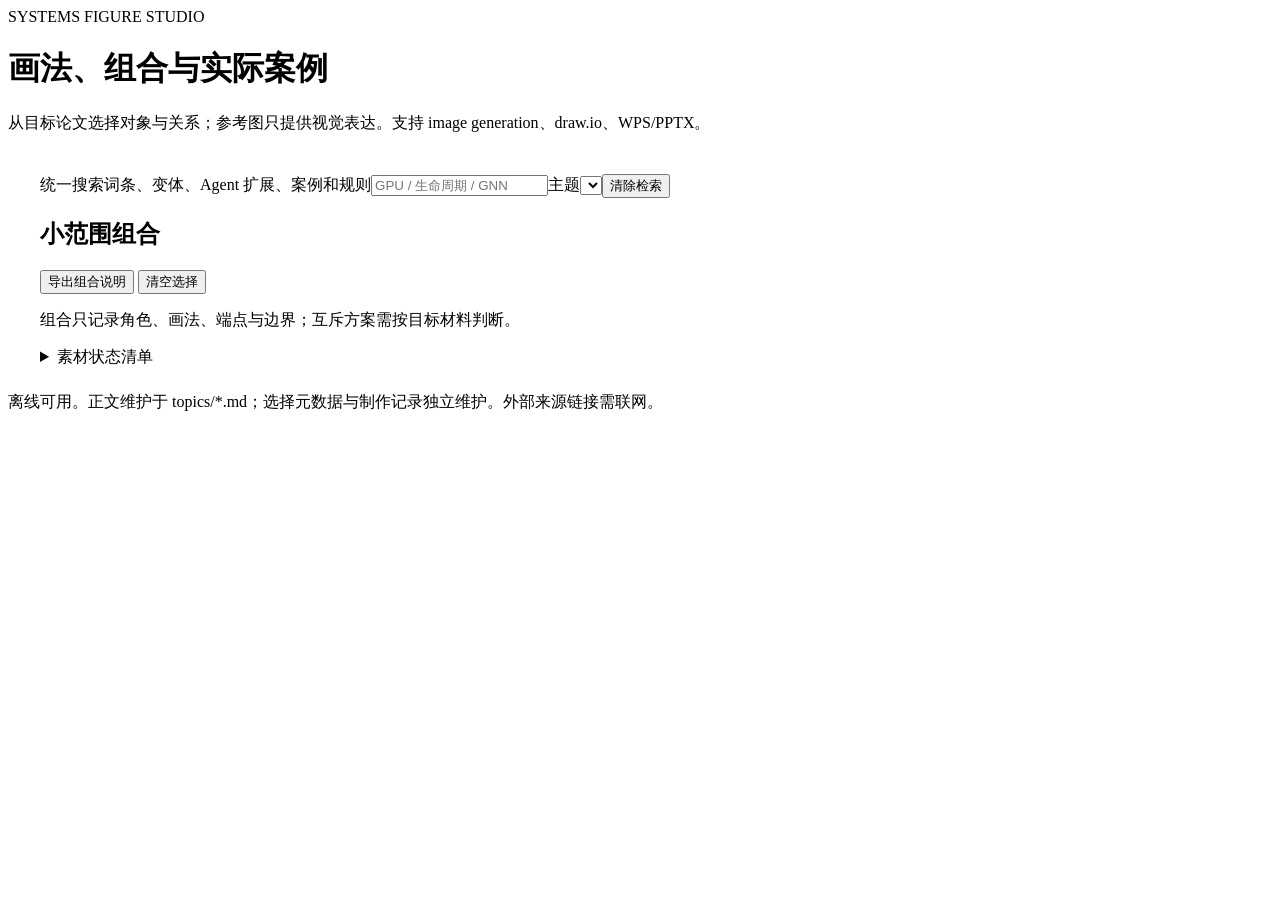
<file: scripts/web/guide.html>
<!doctype html><html lang="zh-CN"><head><meta charset="utf-8"><meta name="viewport" content="width=device-width,initial-scale=1"><title>Systems Figure Studio · 离线画法浏览器</title><style>__CSS__</style></head><body>
<header><div class="eyebrow">SYSTEMS FIGURE STUDIO</div><h1>画法、组合与实际案例</h1><p>从目标论文选择对象与关系；参考图只提供视觉表达。支持 image generation、draw.io、WPS/PPTX。</p><p id="stats"></p></header>
<main style="max-width:1200px;margin:auto;padding:24px">
<div class="controls"><label for="q">统一搜索词条、变体、Agent 扩展、案例和规则</label><input id="q" type="search" placeholder="GPU / 生命周期 / GNN"><label for="topic">主题</label><select id="topic"></select><button id="clear" class="plain">清除检索</button></div>
<p id="count" aria-live="polite"></p><section class="selection"><h2>小范围组合</h2><p id="selected"></p><button id="combine" class="plain">导出组合说明</button> <button id="clear-selection" class="plain">清空选择</button><p>组合只记录角色、画法、端点与边界；互斥方案需按目标材料判断。</p><p id="notice" role="status"></p></section>
<section id="export" hidden><label for="copytext">复制结果</label><textarea id="copytext" readonly></textarea></section>
<div id="list"></div><div id="docs"></div>
<details class="card"><summary>素材状态清单</summary><p id="asset-count"></p><ul id="asset-list"></ul></details>
</main><dialog id="source-dialog"><button id="close-source" class="plain">关闭</button><div id="source-body"></div></dialog>
<footer>离线可用。正文维护于 topics/*.md；选择元数据与制作记录独立维护。外部来源链接需联网。</footer>
<script type="application/json" id="payload">__PAYLOAD__</script><script>__JS__</script></body></html>
</file>
